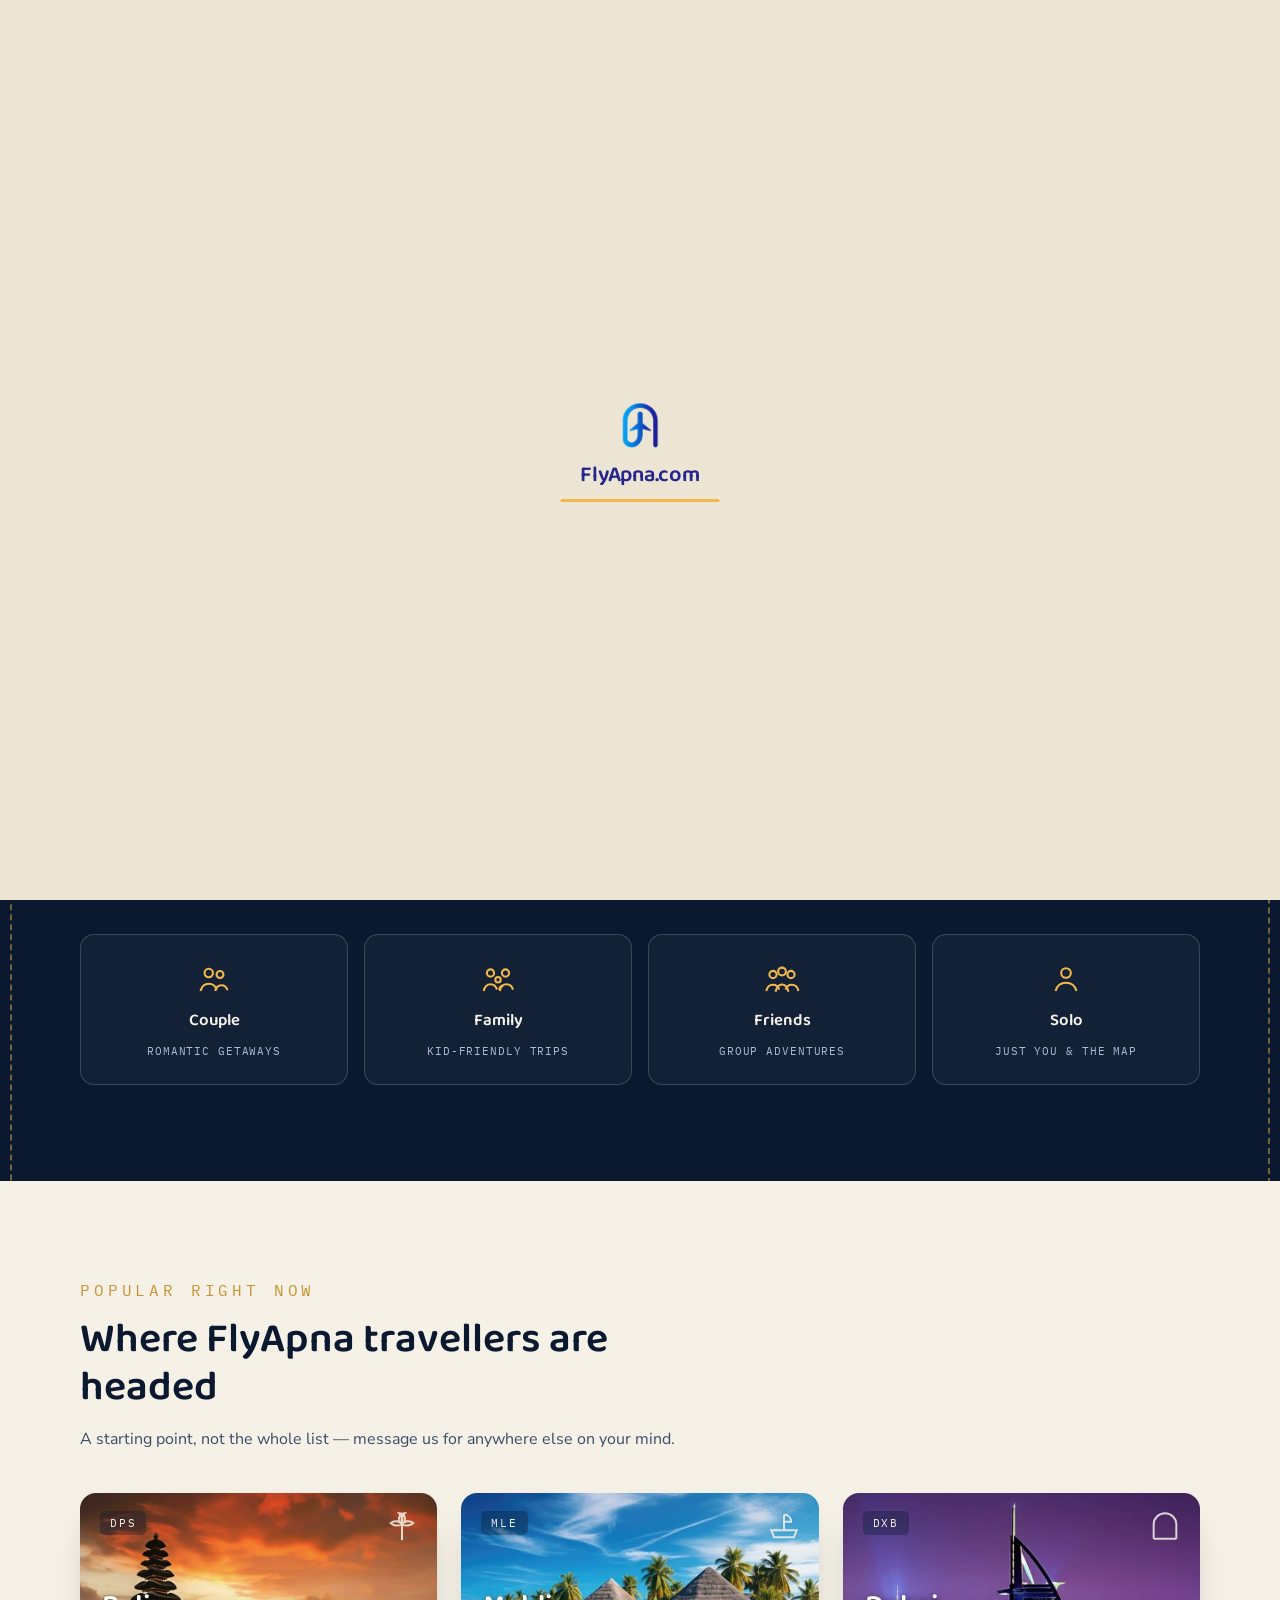
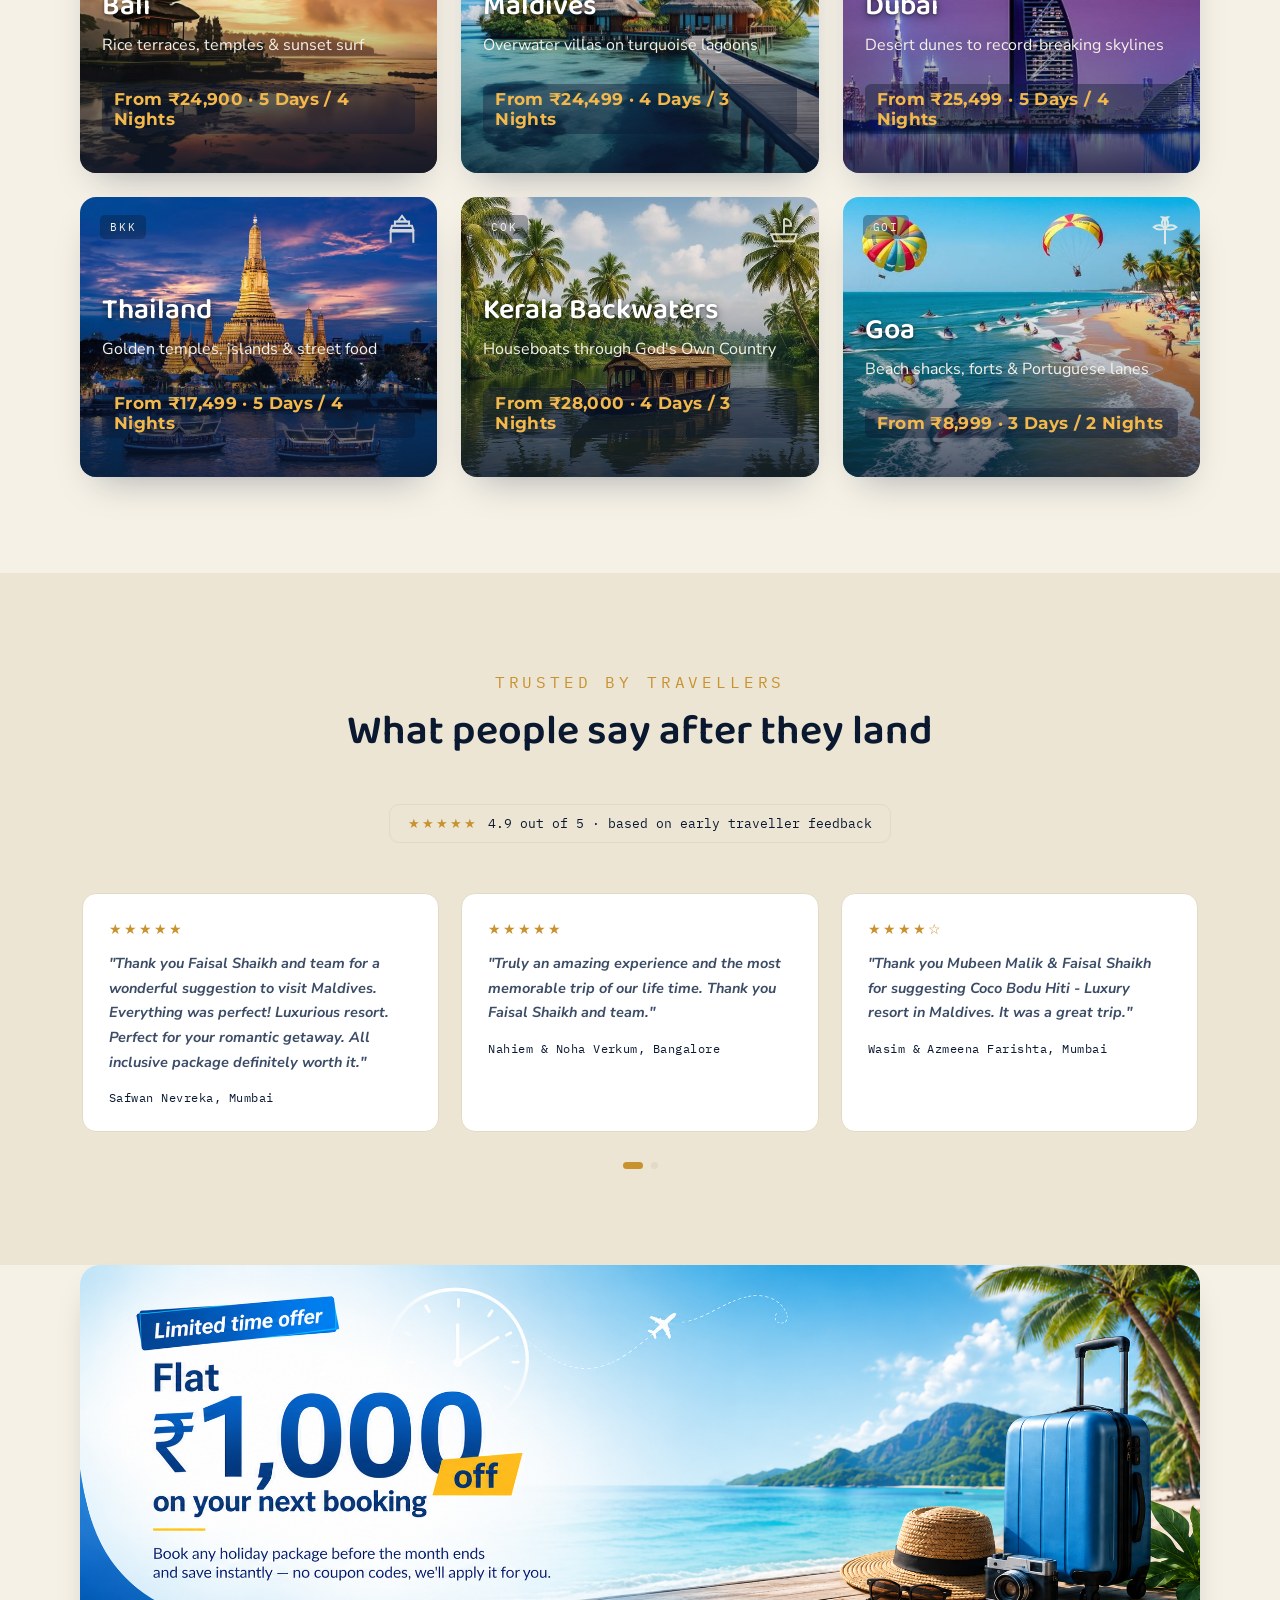
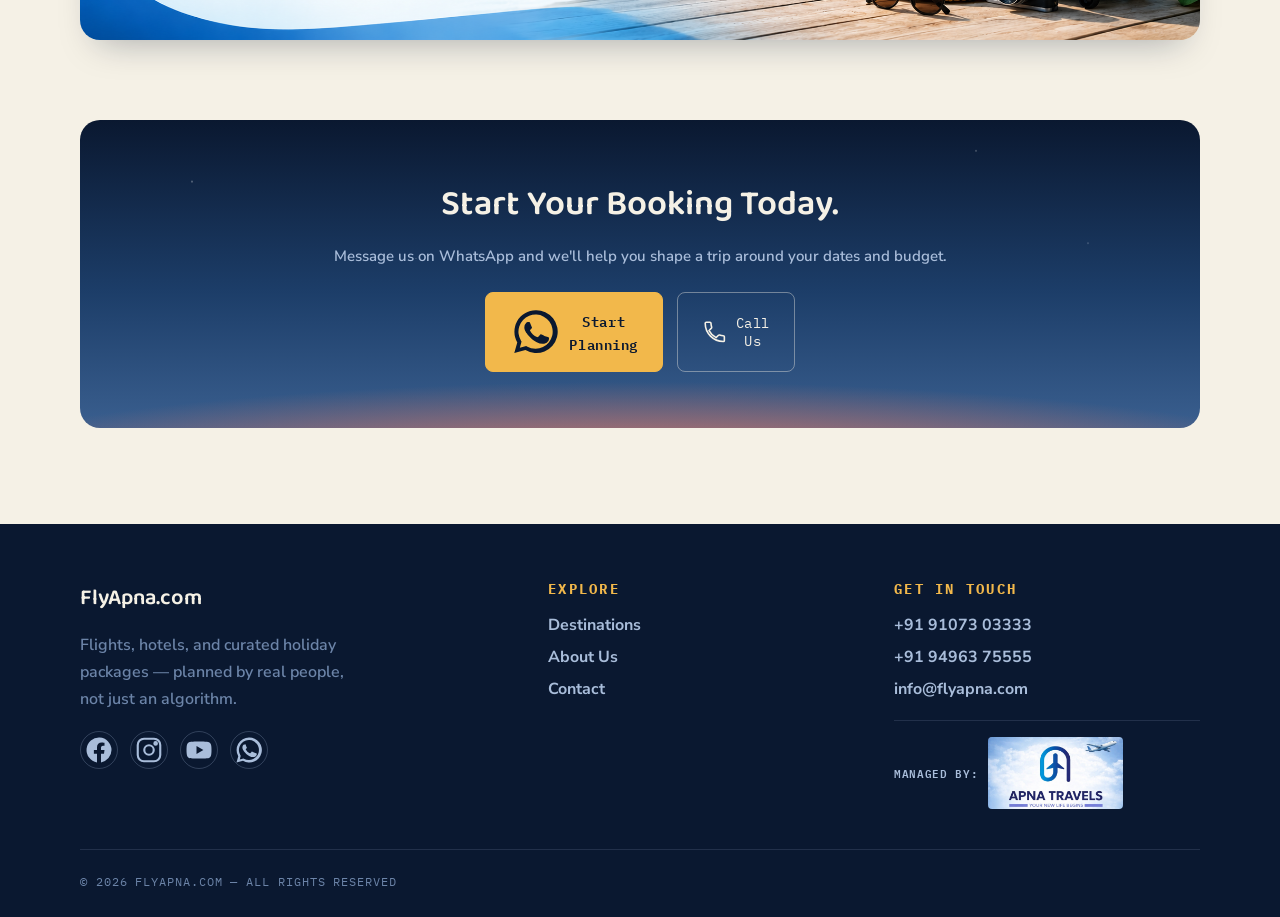
<file: index.html>
<!DOCTYPE html>
<html lang="en">
<head>
<meta charset="UTF-8">
<meta name="viewport" content="width=device-width, initial-scale=1.0">
<title>Home — FlyApna.com</title>
<meta name="description" content="FlyApna.com — curated flight, hotel and holiday packages across Asia and the Gulf.">
<link rel="preconnect" href="https://fonts.googleapis.com">
<link rel="preconnect" href="https://fonts.gstatic.com" crossorigin>
<link href="https://fonts.googleapis.com/css2?family=Baloo+2:wght@500;600;700;800&family=Nunito+Sans:wght@400;500;600;700&family=IBM+Plex+Mono:wght@400;500&family=Montserrat:wght@500;600&display=swap" rel="stylesheet">
<link rel="stylesheet" href="styles.css">
<!-- Google tag (gtag.js) -->
<script async src="https://www.googletagmanager.com/gtag/js?id=G-WCPJ1PGZ05"></script>
<script>
  window.dataLayer = window.dataLayer || [];
  function gtag(){dataLayer.push(arguments);}
  gtag('js', new Date());

  gtag('config', 'G-WCPJ1PGZ05');
</script>
</head>



<body>
<div id="pageLoader" class="page-loader">
  <div class="page-loader__sky">
    <div class="page-loader__cloud page-loader__cloud--1"></div>
    <div class="page-loader__cloud page-loader__cloud--2"></div>
    <div class="page-loader__cloud page-loader__cloud--3"></div>
   
  </div>
  <div class="page-loader__inner">
    <img src="logo.png" alt="FlyApna" class="page-loader__logo">
    <p class="page-loader__text">Fly<span class="accent">Apna</span>.com</p>
    <div class="page-loader__bar">
      <div class="page-loader__bar-fill"></div>
    </div>
  </div>
</div>

<nav class="navbar navbar-home-sticky">
   <a href="index.html" class="nav-brand">
    <img src="logo.png" alt="FlyApna logo" class="nav-logo-img">
    <span class="nav-logo">Fly<span class="accent">Apna</span>.com</span>
  </a>
  <ul class="nav-links">
    <li><a href="index.html" class="active">Home</a></li>
    <li><a href="destinations.html" class="">Destinations</a></li>
    <li><a href="about.html" class="">About</a></li>
    <li><a href="contact.html" class="">Contact</a></li>
  </ul>
  <a href="tel:+919107303333" class="nav-call" id="navCallBtn">
    <svg viewBox="0 0 24 24" fill="none" stroke="currentColor" stroke-width="1.8"><path d="M6.6 10.8a15 15 0 0 0 6.6 6.6l2.2-2.2a1 1 0 0 1 1-.2 11 11 0 0 0 3.5.6 1 1 0 0 1 1 1V20a1 1 0 0 1-1 1A17 17 0 0 1 3 4a1 1 0 0 1 1-1h3.4a1 1 0 0 1 1 1 11 11 0 0 0 .6 3.5 1 1 0 0 1-.2 1z"/></svg>
    <span>Call Us</span>
  </a>
  <button class="nav-toggle" aria-label="Toggle menu" aria-expanded="false">
    <svg viewBox="0 0 24 24" fill="none" stroke="currentColor" stroke-width="1.8"><path d="M4 7h16M4 12h16M4 17h16"/></svg>
  </button>
</nav>

<section class="sky-hero sky-hero--home" style="padding-top:88px;">
<video class="hero-video" id="heroVideo" autoplay muted loop playsinline>
    <source src="hero-video.mp4" type="video/mp4">
  </video>
  <button class="sound-toggle" id="soundToggle" aria-label="Toggle video sound">
    
    <svg class="icon-muted" viewBox="0 0 24 24" fill="none" stroke="currentColor" stroke-width="1.8"><path d="M11 5L6 9H2v6h4l5 4V5z"/><path d="M23 9l-6 6M17 9l6 6"/></svg>
    <svg class="icon-unmuted" viewBox="0 0 24 24" fill="none" stroke="currentColor" stroke-width="1.8" style="display:none;"><path d="M11 5L6 9H2v6h4l5 4V5z"/><path d="M15.5 8.5a5 5 0 0 1 0 7M19 5a10 10 0 0 1 0 14"/></svg>
  </button>
  <div class="stars" aria-hidden="true"></div>
  <div class="section reveal-3d" style="padding-top:clamp(72px,10vw,120px); padding-bottom:clamp(72px,10vw,120px); text-align:center;">
    <div class="section-inner" style="max-width:760px; margin-top: 40px; ">
      <p class="eyebrow" style="color:var(--mist); margin-bottom:24px;">✈ FlyApna.com · Departures Board</p>
      <h1 class="hero-heading" data-flap="Your next trip, planned by people who love travel."></h1>
     
    </div>
  </div>
</section>
<div class="hero-cta-wrap">
  <a href="destinations.html" class="hero-cta-pill">
    <span class="hero-cta-pill__text" id="ctaTypewriter"></span>
    <span class="hero-cta-pill__arrow">
      <svg viewBox="0 0 24 24" fill="none" stroke="currentColor" stroke-width="2.5" stroke-linecap="round" stroke-linejoin="round"><path d="M9 6l6 6-6 6"/></svg>
    </span>
  </a>
</div>



<section class="section curve-top" style="background:var(--sky-deep); padding-top: 58px">
  <svg class="curve-plane-path" viewBox="0 0 1200 120" preserveAspectRatio="none" aria-hidden="true">
    <path id="curveTrack" d="M 10 120 L 10 48 Q 10 10 48 10 L 1152 10 Q 1190 10 1190 48 L 1190 120" fill="none" stroke="none"></path>
    <image href="logo-plane.png" width="36" height="36" x="-18" y="-18">
      <animateMotion dur="10s" repeatCount="indefinite" rotate="auto">
        <mpath href="#curveTrack"></mpath>
      </animateMotion>
    </image>
  </svg>
  <div class="section-inner reveal-3d">
    <div class="section-head center">
      <p class="eyebrow" style="color:var(--gold);">Who's travelling?</p>
      <h2 style="color:var(--paper);">Tell us the trip, we'll shape the plan</h2>
      <p style="color:var(--mist);">Pick what fits — it just helps us send the right kind of ideas your way.</p>
    </div>
    <div class="persona-grid reveal-3d">
      <a class="persona-card" href="https://wa.me/919107303333?text=Hi!%20Planning%20a%20trip%20for%3A%20Couple.%20Can%20you%20help%20me%20plan%20it%3F">
        <span class="icon"><svg viewBox="0 0 24 24" fill="none" stroke="currentColor" stroke-width="1.4"><circle cx="8.5" cy="8" r="2.8"/><circle cx="16" cy="9" r="2.3"/><path d="M3 20c.8-3 3-4.8 5.5-4.8s4.5 1.6 5.3 4"/><path d="M12.8 20c.6-2.4 2.3-3.8 4.2-3.8s3.4 1.3 4 3.3"/></svg></span>
        <span class="label">Couple</span>
        <span class="sub">Romantic getaways</span>
      </a>
<a class="persona-card" href="https://wa.me/919107303333?text=Hi!%20Planning%20a%20trip%20for%3A%20Family.%20Can%20you%20help%20me%20plan%20it%3F">
        <span class="icon"><svg viewBox="0 0 24 24" fill="none" stroke="currentColor" stroke-width="1.4"><circle cx="7" cy="8" r="2.4"/><circle cx="17" cy="8" r="2.4"/><circle cx="12" cy="12.5" r="1.8"/><path d="M2.5 20c.6-2.8 2.3-4.5 4.5-4.5s3.7 1.5 4.3 3.6"/><path d="M12.7 19c.4-1.6 1.5-2.6 2.8-2.6"/><path d="M13.2 20c.6-2.8 2.3-4.5 4.5-4.5s3.7 1.5 4.3 3.6"/></svg></span>
        <span class="label">Family</span>
        <span class="sub">Kid-friendly trips</span>
      </a>
<a class="persona-card" href="https://wa.me/919107303333?text=Hi!%20Planning%20a%20trip%20for%3A%20Friends.%20Can%20you%20help%20me%20plan%20it%3F">
        <span class="icon"><svg viewBox="0 0 24 24" fill="none" stroke="currentColor" stroke-width="1.4"><circle cx="6" cy="9" r="2.4"/><circle cx="18" cy="9" r="2.4"/><circle cx="12" cy="7" r="2.6"/><path d="M1.5 20c.6-2.6 2.2-4.2 4.5-4.2s3.5 1.3 4.1 3.3"/><path d="M14.4 19.1c.6-2 2-3.3 4.1-3.3s3.9 1.6 4.5 4.2"/><path d="M7.7 20.5c.7-3 2.4-4.8 4.3-4.8s3.6 1.8 4.3 4.8"/></svg></span>
        <span class="label">Friends</span>
        <span class="sub">Group adventures</span>
      </a>
<a class="persona-card" href="https://wa.me/919107303333?text=Hi!%20Planning%20a%20trip%20for%3A%20Solo.%20Can%20you%20help%20me%20plan%20it%3F">
        <span class="icon"><svg viewBox="0 0 24 24" fill="none" stroke="currentColor" stroke-width="1.4"><circle cx="12" cy="8" r="3.2"/><path d="M5 20c1-3.5 3.8-5.5 7-5.5S18 16.5 19 20"/></svg></span>
        <span class="label">Solo</span>
        <span class="sub">Just you & the map</span>
      </a>
    </div>
  </div>
</section>

<section class="section reveal-3d" id="destinations">
  <div class="section-inner">
    <div class="section-head">
      <p class="eyebrow" style="color:var(--gold-deep);">Popular right now</p>
      <h2>Where FlyApna travellers are headed</h2>
      <p>A starting point, not the whole list — message us for anywhere else on your mind.</p>
    </div>

    <div class="dest-carousel-wrap reveal-3d">
      <div class="dest-carousel-track">

        <div class="dest-page">
          <a class="dest-card" href="bali.html" style="background: url('bali-card.jpg') center/cover no-repeat;">
            <span class="code">DPS</span>
            <span class="icon"><svg viewBox="0 0 24 24" fill="none" stroke="currentColor" stroke-width="1.4"><path d="M12 22V11"/><path d="M12 11c-2-3-6-3-8-1 2 2 5 2 8 1z"/><path d="M12 11c2-3 6-3 8-1-2 2-5 2-8 1z"/><path d="M12 11c-1-3 0-6 2-8-3 0-5 3-4 6"/><path d="M12 11c1-3 0-6-2-8 3 0 5 3 4 6"/></svg></span>
            <h3>Bali</h3>
            <p class="tagline">Rice terraces, temples & sunset surf</p>
            <p class="price">From ₹24,900 · 5 Days / 4 Nights</p>
          </a>
          <a class="dest-card grad-maldives" href="maldives.html" style="background: url('maldives-card.jpeg') center/cover no-repeat;">
            <span class="code">MLE</span>
            <span class="icon"><svg viewBox="0 0 24 24" fill="none" stroke="currentColor" stroke-width="1.4"><path d="M3 15h18l-2 5H5l-2-5z"/><path d="M12 15V4"/><path d="M12 4c3 0 5 2 5 5h-5"/></svg></span>
            <h3>Maldives</h3>
            <p class="tagline">Overwater villas on turquoise lagoons</p>
            <p class="price">From ₹24,499 · 4 Days / 3 Nights</p>
          </a>
          <a class="dest-card grad-dubai" href="dubai.html" style="background: url('dubai-card.jpg') center/cover no-repeat;">
            <span class="code">DXB</span>
            <span class="icon"><svg viewBox="0 0 24 24" fill="none" stroke="currentColor" stroke-width="1.4"><path d="M4 21V11a8 8 0 0 1 16 0v10"/><path d="M4 21h16"/></svg></span>
            <h3>Dubai</h3>
            <p class="tagline">Desert dunes to record-breaking skylines</p>
            <p class="price">From ₹25,499 · 5 Days / 4 Nights</p>
          </a>
        </div>

        <div class="dest-page">
          <a class="dest-card grad-thailand" href="thailand.html" style="background: url('thailand-card.jpeg') center/cover no-repeat;">
            <span class="code">BKK</span>
            <span class="icon"><svg viewBox="0 0 24 24" fill="none" stroke="currentColor" stroke-width="1.4"><path d="M12 2l3 4H9l3-4z"/><path d="M7 6h10v3H7z"/><path d="M5 9h14l1 3H4l1-3z"/><path d="M4 21V13h16v8"/></svg></span>
            <h3>Thailand</h3>
            <p class="tagline">Golden temples, islands & street food</p>
            <p class="price">From ₹17,499 · 5 Days / 4 Nights</p>
          </a>
          <a class="dest-card grad-kerala" href="kerala-backwaters.html" style="background: url('kerala-card.jpeg') center/cover no-repeat;">
            <span class="code">COK</span>
            <span class="icon"><svg viewBox="0 0 24 24" fill="none" stroke="currentColor" stroke-width="1.4"><path d="M3 15h18l-2 5H5l-2-5z"/><path d="M12 15V4"/><path d="M12 4c3 0 5 2 5 5h-5"/></svg></span>
            <h3>Kerala Backwaters</h3>
            <p class="tagline">Houseboats through God's Own Country</p>
            <p class="price">From ₹28,000 · 4 Days / 3 Nights</p>
          </a>
          <a class="dest-card grad-goa" href="goa.html" style="background: url('goa-card.jpeg') center/cover no-repeat;">
            <span class="code">GOI</span>
            <span class="icon"><svg viewBox="0 0 24 24" fill="none" stroke="currentColor" stroke-width="1.4"><path d="M12 22V11"/><path d="M12 11c-2-3-6-3-8-1 2 2 5 2 8 1z"/><path d="M12 11c2-3 6-3 8-1-2 2-5 2-8 1z"/><path d="M12 11c-1-3 0-6 2-8-3 0-5 3-4 6"/><path d="M12 11c1-3 0-6-2-8 3 0 5 3 4 6"/></svg></span>
            <h3>Goa</h3>
            <p class="tagline">Beach shacks, forts & Portuguese lanes</p>
            <p class="price">From ₹8,999 · 3 Days / 2 Nights</p>
          </a>
        </div>

      </div>
      <div class="dest-dots"></div>
    </div>

  </div>
</section>
<section class="section reveal-3d" style="background:var(--paper-dim);">
  <div class="section-inner">
    <div class="section-head center">
      <p class="eyebrow" style="color:var(--gold-deep);">Trusted by travellers</p>
      <h2>What people say after they land</h2>
    </div>
    <div class="trust-badge" style="display:flex; margin-left:auto; margin-right:auto; width:fit-content;">
      <span class="stars">★★★★★</span> 4.9 out of 5 · based on early traveller feedback
    </div>

    <div class="testimonial-carousel-wrap">
      <div class="testimonial-carousel-track">

        <div class="testimonial-page">
          <div class="testimonial-grid">
            <div class="testimonial">
              <div class="stars">★★★★★</div>
              <p>"Thank you Faisal Shaikh and team for a wonderful suggestion to visit Maldives. Everything was perfect! Luxurious resort. Perfect for your romantic getaway. All inclusive package definitely worth it."</p>
              <div class="who">Safwan Nevreka, Mumbai</div>
            </div>
            <div class="testimonial">
              <div class="stars">★★★★★</div>
              <p>"Truly an amazing experience and the most memorable trip of our life time. Thank you Faisal Shaikh and team."</p>
              <div class="who">Nahiem & Noha Verkum, Bangalore</div>
            </div>
            <div class="testimonial">
              <div class="stars">★★★★☆</div>
              <p>"Thank you Mubeen Malik & Faisal Shaikh for suggesting Coco Bodu Hiti - Luxury resort in Maldives. It was a great trip."</p>
              <div class="who">Wasim & Azmeena Farishta, Mumbai</div>
            </div>
          </div>
        </div>

        <div class="testimonial-page">
          <div class="testimonial-grid">
            <div class="testimonial">
              <div class="stars">★★★★★</div>
              <p>"A memorable 3-day customized Tirupati trip with Apna Travels, Mumbai. Faisal planned everything flawlessly. Talakona Waterfall was the highlight. Smooth, stress-free, and unforgettable!"</p>
              <div class="who">Sameer Sadik Kureshi, Aurangabad</div>
            </div>
            <div class="testimonial">
              <div class="stars">★★★★★</div>
              <p>"My wife and I had our honeymoon at Fihalhohi Island Resort, Maldives, in July 2023. Faisal Shaikh’s recommendation was perfect. A breathtaking, romantic getaway with seamless service!"</p>
              <div class="who">Saif Shaikh, Mumbai</div>
            </div>
            <div class="testimonial">
              <div class="stars">★★★★★</div>
              <p>"Mahabaleshwar was a dream getaway! Faisal Shaikh at Apna Travels planned our honeymoon perfectly, from the resort and food to sightseeing. Every detail was seamless and memorable!"</p>
              <div class="who">Fahad Shaikh, Mumbai</div>
            </div>
          </div>
        </div>

      </div>
      <div class="testimonial-dots"></div>
    </div>

  </div>
</section>

<section class="section reveal-3d" style="padding-top:0; padding-bottom:80px;">
  <div class="section-inner">
    <a href="https://wa.me/919107303333?text=Hi!%20I'd%20like%20to%20know%20more%20about%20your%20current%20offers." class="promo-banner" aria-label="Message us on WhatsApp about current offers">
      <img src="promo-banner-bg.png" alt="Flat ₹5,000 off your next booking" class="promo-banner__img">
    </a>
  </div>
</section>

<section class="section" style="padding-top:0;">
  <div class="section-inner">
    <div class="cta-band sky-hero">
      <div class="stars" aria-hidden="true"></div>
      <div style="position:relative;">
        <h2>Start Your Booking Today.</h2>
        <p>Message us on WhatsApp and we'll help you shape a trip around your dates and budget.</p>
        <div class="cta-actions">
          <a href="https://wa.me/919107303333?text=Hi!%20I'd%20like%20to%20plan%20a%20trip%20with%20FlyApna." class="btn btn-gold"><svg viewBox="0 0 24 24" fill="currentColor"><path d="M12 2a10 10 0 0 0-8.6 15L2 22l5.2-1.4A10 10 0 1 0 12 2zm0 18a8 8 0 0 1-4.1-1.1l-.3-.2-3 .8.8-2.9-.2-.3A8 8 0 1 1 12 20zm4.4-5.9c-.2-.1-1.4-.7-1.7-.8s-.4-.1-.6.1-.7.8-.9 1-.3.2-.6.1a6.5 6.5 0 0 1-1.9-1.2 7.2 7.2 0 0 1-1.3-1.7c-.1-.2 0-.4.1-.5l.4-.4.3-.4a.5.5 0 0 0 0-.5c-.1-.1-.6-1.4-.8-1.9s-.4-.4-.6-.4h-.5a1 1 0 0 0-.7.3 3 3 0 0 0-.9 2.2c0 1.3 1 2.6 1.1 2.7s2 3 4.7 4.2a5.7 5.7 0 0 0 3.5.7 3 3 0 0 0 2-1.4 2.4 2.4 0 0 0 .2-1.4c-.1-.1-.3-.2-.5-.3z"/></svg> Start Planning</a>
          <a href="tel:+919107303333" class="btn btn-outline"><svg viewBox="0 0 24 24" fill="none" stroke="currentColor" stroke-width="1.5"><path d="M6.6 10.8a15 15 0 0 0 6.6 6.6l2.2-2.2a1 1 0 0 1 1-.2 11 11 0 0 0 3.5.6 1 1 0 0 1 1 1V20a1 1 0 0 1-1 1A17 17 0 0 1 3 4a1 1 0 0 1 1-1h3.4a1 1 0 0 1 1 1 11 11 0 0 0 .6 3.5 1 1 0 0 1-.2 1z"/></svg> Call Us</a>
        </div>
      </div>
    </div>
  </div>
</section>
<footer class="site-footer">
  <div class="footer-grid">
    <div>
      <p class="footer-brand">FlyApna.com</p>
      <p class="footer-tagline">Flights, hotels, and curated holiday packages — planned by real people, not just an algorithm.</p>
      <div class="footer-social">
        <a href="https://www.facebook.com/profile.php?id=61591713606710" target="_blank" rel="noopener" aria-label="Facebook">
          <svg viewBox="0 0 24 24" fill="currentColor"><path d="M22 12a10 10 0 1 0-11.6 9.9v-7H7.9V12h2.5V9.8c0-2.5 1.5-3.9 3.8-3.9 1.1 0 2.2.2 2.2.2v2.4h-1.2c-1.2 0-1.6.8-1.6 1.6V12h2.8l-.4 2.9h-2.4v7A10 10 0 0 0 22 12z"/></svg>
        </a>
        <a href="https://instagram.com/flyapna" target="_blank" rel="noopener" aria-label="Instagram">
          <svg viewBox="0 0 24 24" fill="none" stroke="currentColor" stroke-width="1.7"><rect x="3" y="3" width="18" height="18" rx="5"/><circle cx="12" cy="12" r="3.8"/><circle cx="17.3" cy="6.7" r="1"/></svg>
        </a>
        <a href="https://youtube.com/@flyapna" target="_blank" rel="noopener" aria-label="YouTube">
          <svg viewBox="0 0 24 24" fill="currentColor"><path d="M22 12c0-2.5-.2-4-.6-4.9-.3-.6-.8-1.1-1.4-1.4C18.9 5.2 12 5.2 12 5.2s-6.9 0-8 .5c-.6.3-1.1.8-1.4 1.4C2.2 8 2 9.5 2 12s.2 4 .6 4.9c.3.6.8 1.1 1.4 1.4 1.1.5 8 .5 8 .5s6.9 0 8-.5c.6-.3 1.1-.8 1.4-1.4.4-.9.6-2.4.6-4.9zM10 15.2V8.8l5.5 3.2-5.5 3.2z"/></svg>
        </a>
        <a href="https://wa.me/919107303333?text=Hi!%20I'd%20like%20to%20know%20more%20about%20FlyApna%20holiday%20packages." target="_blank" rel="noopener" aria-label="WhatsApp">
          <svg viewBox="0 0 24 24" fill="currentColor"><path d="M12 2a10 10 0 0 0-8.6 15L2 22l5.2-1.4A10 10 0 1 0 12 2zm0 18a8 8 0 0 1-4.1-1.1l-.3-.2-3 .8.8-2.9-.2-.3A8 8 0 1 1 12 20zm4.4-5.9c-.2-.1-1.4-.7-1.7-.8s-.4-.1-.6.1-.7.8-.9 1-.3.2-.6.1a6.5 6.5 0 0 1-1.9-1.2 7.2 7.2 0 0 1-1.3-1.7c-.1-.2 0-.4.1-.5l.4-.4.3-.4a.5.5 0 0 0 0-.5c-.1-.1-.6-1.4-.8-1.9s-.4-.4-.6-.4h-.5a1 1 0 0 0-.7.3 3 3 0 0 0-.9 2.2c0 1.3 1 2.6 1.1 2.7s2 3 4.7 4.2a5.7 5.7 0 0 0 3.5.7 3 3 0 0 0 2-1.4 2.4 2.4 0 0 0 .2-1.4c-.1-.1-.3-.2-.5-.3z"/></svg>
        </a>
      </div>
    </div>
    <div class="footer-col">
      <h4>Explore</h4>
      <ul>
        <li><a href="destinations.html">Destinations</a></li>
        <li><a href="about.html">About Us</a></li>
        <li><a href="contact.html">Contact</a></li>
      </ul>
    </div>
    <div class="footer-col">
      <h4>Get in touch</h4>
      <ul>
<li><a href="tel:+919107303333">+91 91073 03333</a></li>
<li><a href="https://wa.me/919496375555?text=Hi!%20I'd%20like%20to%20know%20more%20about%20FlyApna%20holiday%20packages." class="no-wa-rewrite">+91 94963 75555</a></li>
        <li><a href="mailto:info@flyapna.com">info@flyapna.com</a></li>
      </ul>
      <div class="footer-managed">
        <span>Managed By:</span>
        <a href="https://apnatravels.org" target="_blank" rel="noopener">
          <img src="apnatravels-logo.jpeg" alt="Apna Travels">
        </a>
      </div>
    </div>
  </div>

  <div class="footer-bottom">© 2026 FlyApna.com — All rights reserved</div>
</footer>
<script src="main.js"></script>
</body>
</html>
</file>
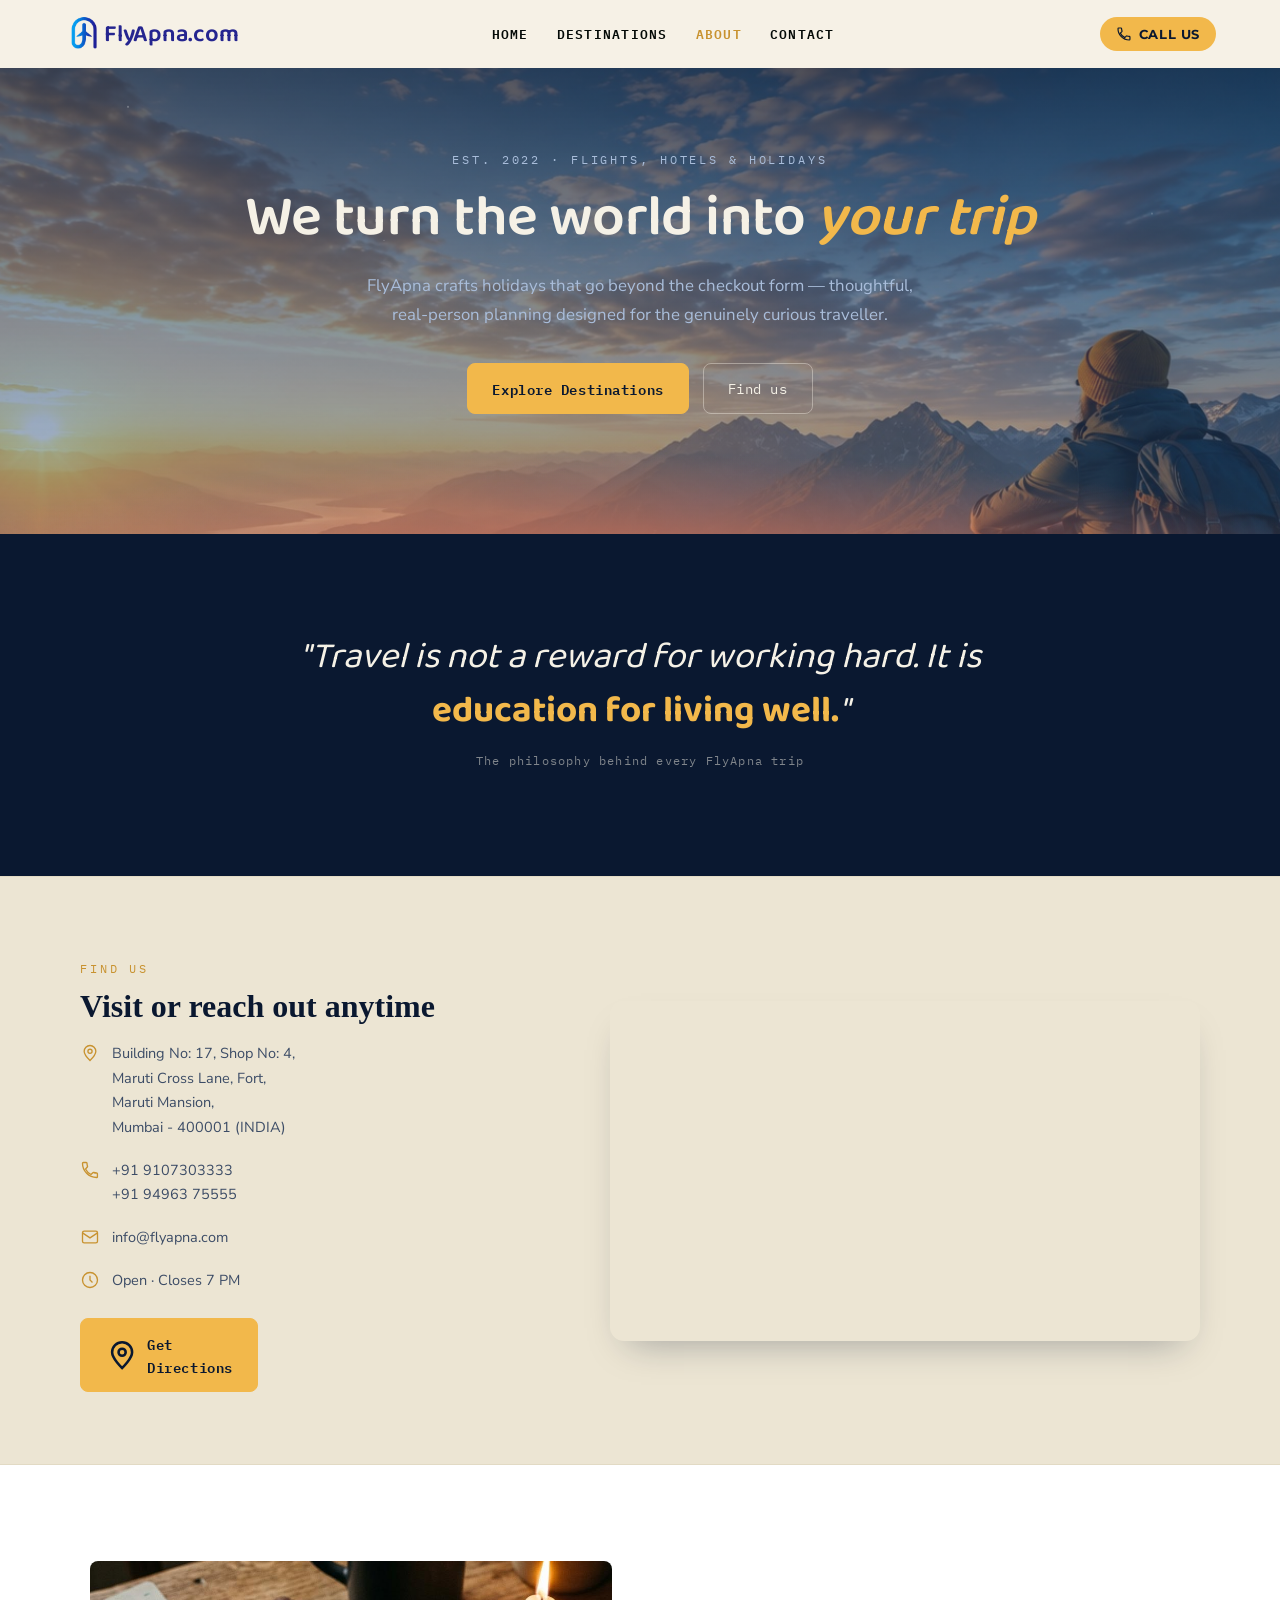
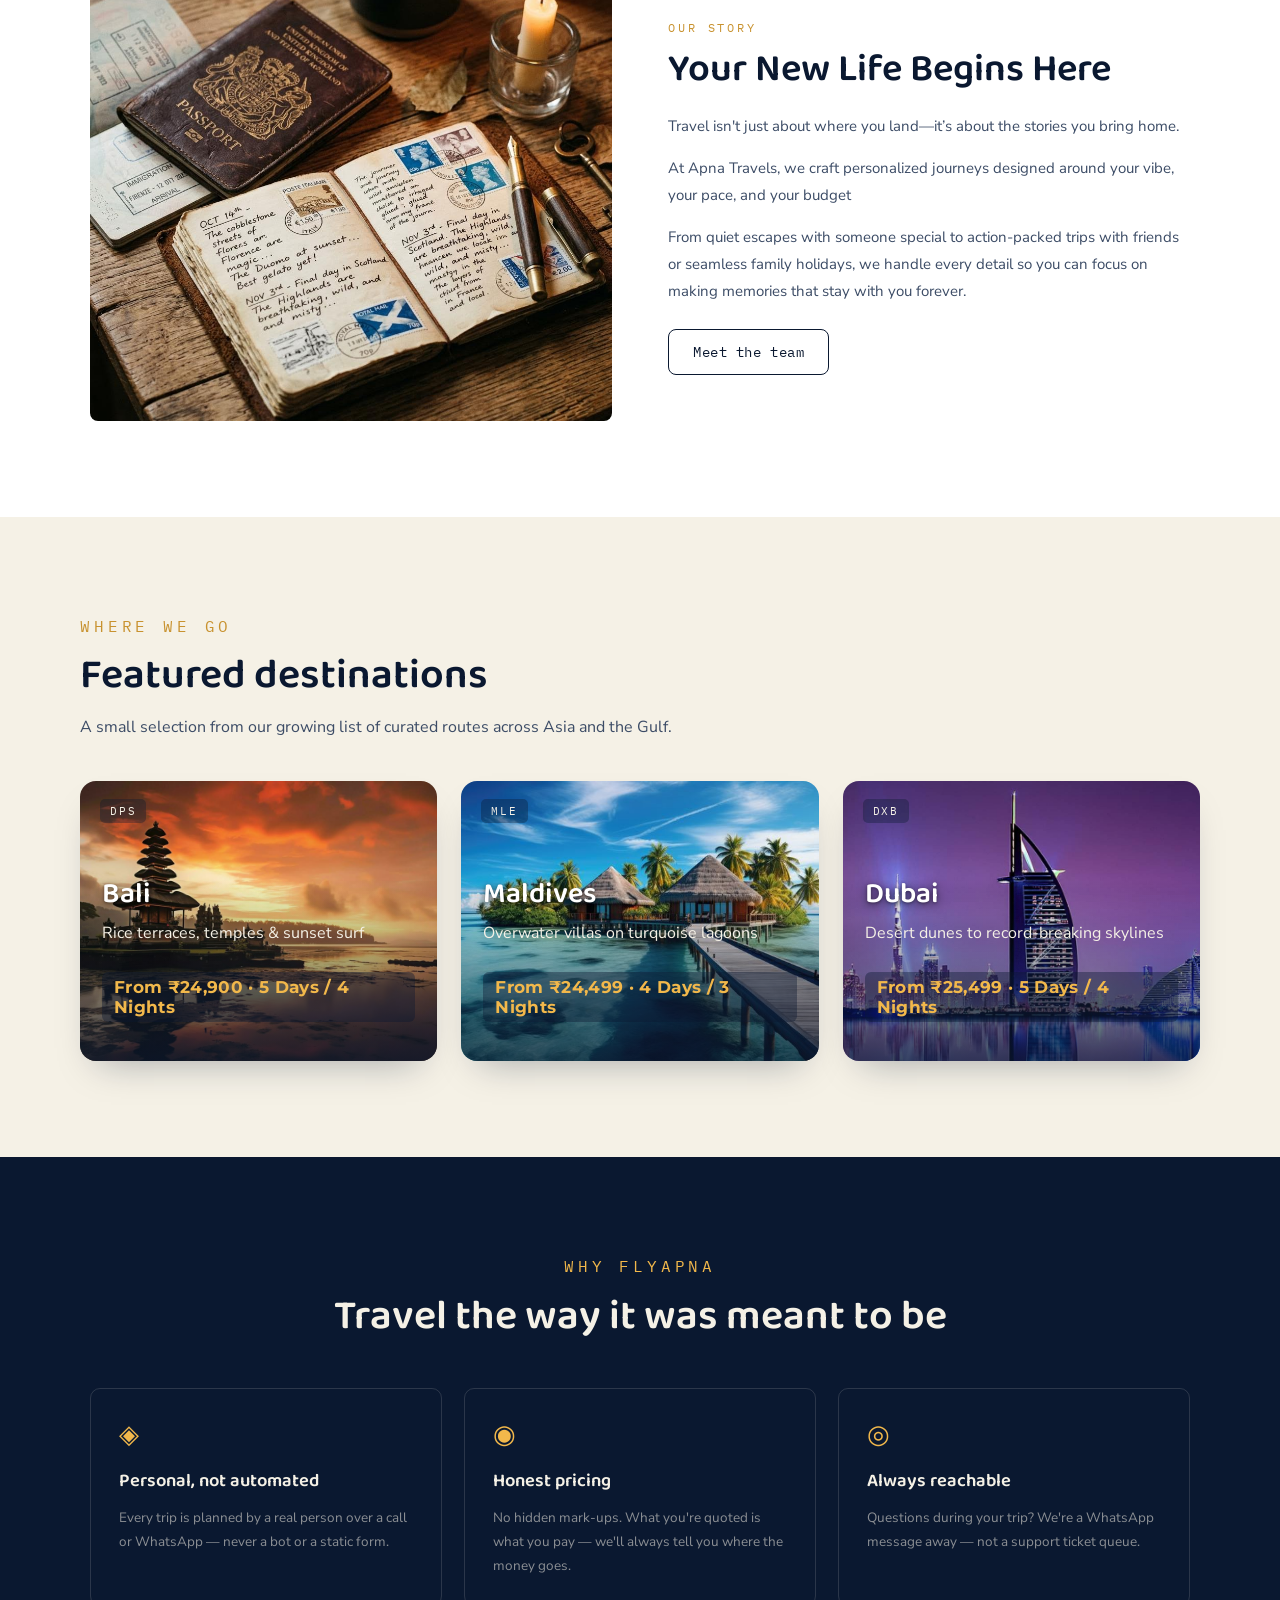
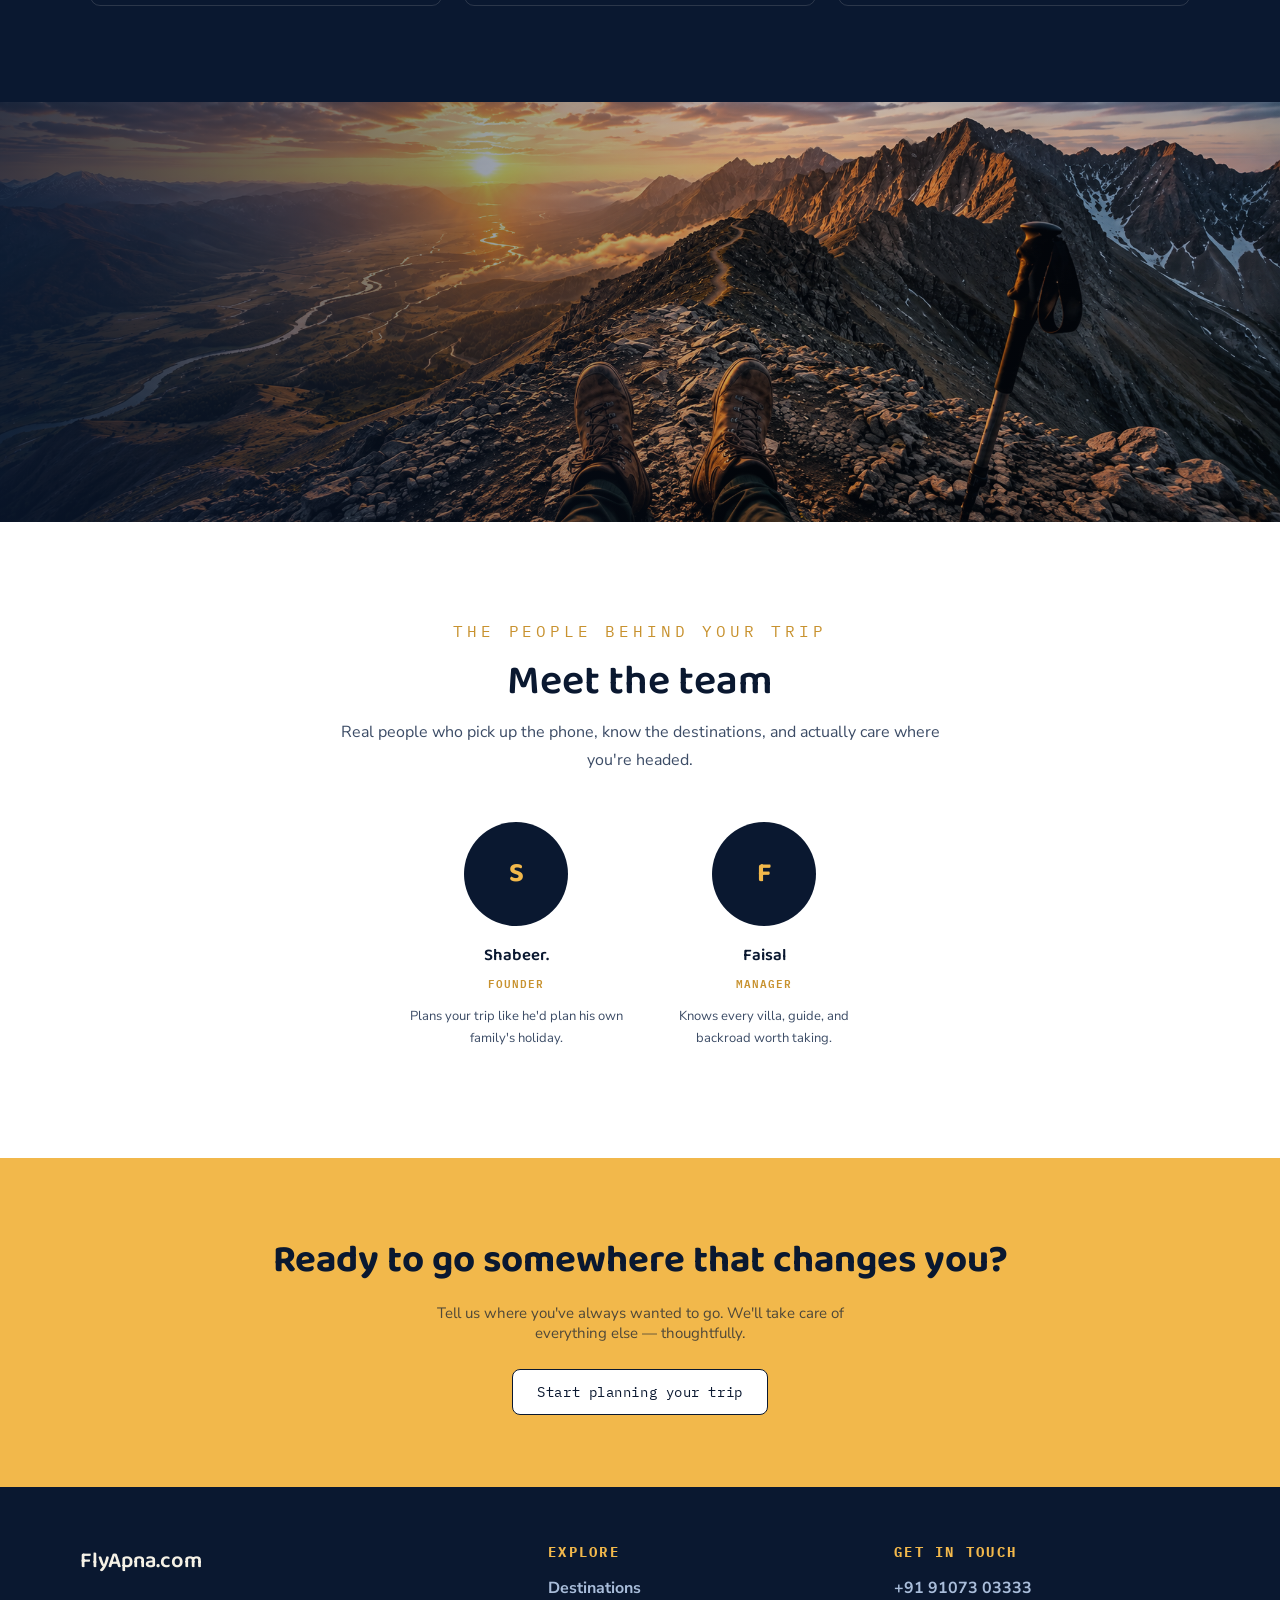
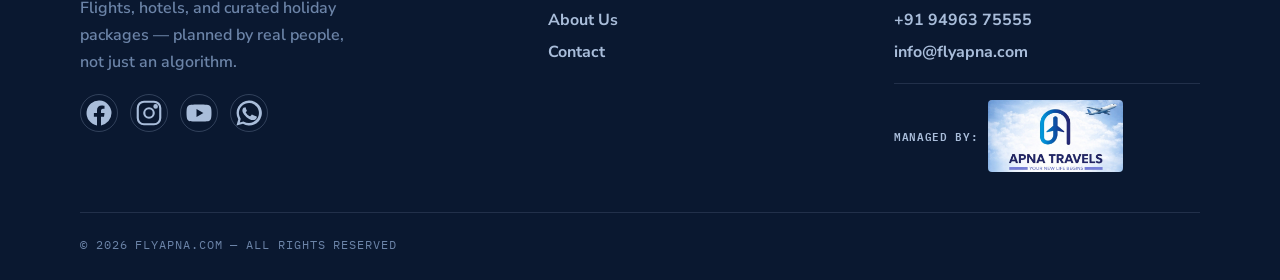
<file: about.html>
<!DOCTYPE html>
<html lang="en">
<head>
<meta charset="UTF-8">
<meta name="viewport" content="width=device-width, initial-scale=1.0">
<title>About — FlyApna.com</title>
<link rel="preconnect" href="https://fonts.googleapis.com">
<link rel="preconnect" href="https://fonts.gstatic.com" crossorigin>
<link href="https://fonts.googleapis.com/css2?family=Baloo+2:wght@500;600;700;800&family=Nunito+Sans:wght@400;500;600;700&family=IBM+Plex+Mono:wght@400;500&family=Montserrat:wght@500;600&display=swap" rel="stylesheet">


<link rel="stylesheet" href="styles.css">
<!-- Google tag (gtag.js) -->
<script async src="https://www.googletagmanager.com/gtag/js?id=G-WCPJ1PGZ05"></script>
<script>
  window.dataLayer = window.dataLayer || [];
  function gtag(){dataLayer.push(arguments);}
  gtag('js', new Date());

  gtag('config', 'G-WCPJ1PGZ05');
</script>
</head>
<body>

<nav class="navbar" style="position:fixed; background:rgb(246 241 230);">
   <a href="index.html" class="nav-brand">
    <img src="logo.png" alt="FlyApna logo" class="nav-logo-img">
    <span class="nav-logo">Fly<span class="accent">Apna</span>.com</span>
  </a>
  <ul class="nav-links">
    <li><a href="index.html">Home</a></li>
    <li><a href="destinations.html">Destinations</a></li>
    <li><a href="about.html" class="active">About</a></li>
    <li><a href="contact.html">Contact</a></li>
  </ul>
  <a href="tel:+919107303333" class="nav-call" id="navCallBtn">
    <svg viewBox="0 0 24 24" fill="none" stroke="currentColor" stroke-width="1.8"><path d="M6.6 10.8a15 15 0 0 0 6.6 6.6l2.2-2.2a1 1 0 0 1 1-.2 11 11 0 0 0 3.5.6 1 1 0 0 1 1 1V20a1 1 0 0 1-1 1A17 17 0 0 1 3 4a1 1 0 0 1 1-1h3.4a1 1 0 0 1 1 1 11 11 0 0 0 .6 3.5 1 1 0 0 1-.2 1z"/></svg>
    <span>Call Us</span>
  </a>
  <button class="nav-toggle" aria-label="Toggle menu" aria-expanded="false">
    <svg viewBox="0 0 24 24" fill="none" stroke="currentColor" stroke-width="1.8"><path d="M4 7h16M4 12h16M4 17h16"/></svg>
  </button>
</nav>

<!-- HERO -->
<section class="sky-hero sky-hero--parallax">
  <div class="stars" aria-hidden="true"></div>
  <div class="section" style="padding-top:clamp(96px,14vw,140px); padding-bottom:clamp(72px,10vw,120px); text-align:center;">
    <div class="section-inner" style="max-width:800px;">
      <p class="eyebrow" style="color:var(--mist); margin-bottom:20px;">Est. 2022 · Flights, Hotels & Holidays</p>
      <h1 class="hero-heading">We turn the world into <em style="font-style:italic; color:var(--gold);">your trip</em></h1>
      <p style="font-size:1.05rem; line-height:1.7; color:var(--mist); max-width:560px; margin:0 auto 34px;">FlyApna crafts holidays that go beyond the checkout form — thoughtful, real-person planning designed for the genuinely curious traveller.</p>
      <div class="cta-actions">
        <a href="destinations.html" class="btn btn-gold">Explore Destinations</a>
        <a href="#find-us" class="btn btn-outline">Find us</a>
      </div>
    </div>
  </div>
</section>

<!-- INTRO QUOTE -->
<section class="intro-quote">
  <div class="intro-quote__inner">
    <p class="intro-quote__text">"Travel is not a reward for working hard. It is <strong>education for living well.</strong>"</p>
    <p class="intro-quote__caption">The philosophy behind every FlyApna trip</p>
  </div>
</section>

<!-- Map & Location -->
<section class="location-strip" id="find-us">
  <div class="location-strip__inner">
    <div class="location-strip__details">
      <p class="eyebrow" style="color:var(--gold-deep); margin-bottom:12px;">Find us</p>
      <h3>Visit or reach out anytime</h3>

      <div class="location-strip__row">
        <svg viewBox="0 0 24 24" fill="none" stroke="currentColor" stroke-width="1.6"><path d="M12 21s-7-6.5-7-11a7 7 0 0 1 14 0c0 4.5-7 11-7 11z"/><circle cx="12" cy="10" r="2.5"/></svg>
        <p>Building No: 17, Shop No: 4,<br>Maruti Cross Lane, Fort,<br>Maruti Mansion,<br>Mumbai - 400001 (INDIA)</p>
      </div>

      <div class="location-strip__row">
        <svg viewBox="0 0 24 24" fill="none" stroke="currentColor" stroke-width="1.6"><path d="M6.6 10.8a15 15 0 0 0 6.6 6.6l2.2-2.2a1 1 0 0 1 1-.2 11 11 0 0 0 3.5.6 1 1 0 0 1 1 1V20a1 1 0 0 1-1 1A17 17 0 0 1 3 4a1 1 0 0 1 1-1h3.4a1 1 0 0 1 1 1 11 11 0 0 0 .6 3.5 1 1 0 0 1-.2 1z"/></svg>
        <p><a href="tel:+919107303333">+91 9107303333</a><br><a href="tel:+919496375555">+91 94963 75555</a></p>
        
      </div>

      <div class="location-strip__row">
        <svg viewBox="0 0 24 24" fill="none" stroke="currentColor" stroke-width="1.6"><rect x="3" y="5" width="18" height="14" rx="2"/><path d="m3 7 9 6 9-6"/></svg>
        <p><a href="mailto:info@flyapna.com">info@flyapna.com</a></p>
      </div>

      <div class="location-strip__row">
        <svg viewBox="0 0 24 24" fill="none" stroke="currentColor" stroke-width="1.6"><circle cx="12" cy="12" r="9"/><path d="M12 7v5l3 3"/></svg>
        <p>Open · Closes 7 PM</p>
      </div>

     <a href="https://www.google.com/maps/dir/?api=1&destination=APNA+TRAVELS+Apna+Holidays,+Shop+no+4,+JB+House,+Maruti+Cross+Ln,+Fort,+Mumbai" target="_blank" rel="noopener" class="btn btn-gold" style="margin-top:8px;">
  <svg viewBox="0 0 24 24" fill="none" stroke="currentColor" stroke-width="1.8"><path d="M12 21s-7-6.5-7-11a7 7 0 0 1 14 0c0 4.5-7 11-7 11z"/><circle cx="12" cy="10" r="2.5"/></svg>
  Get Directions
</a>
    </div>

    <div class="location-strip__map">
      <iframe
  src="https://www.google.com/maps?q=APNA+TRAVELS+Apna+Holidays,+Shop+no+4,+JB+House,+Maruti+Cross+Ln,+Fort,+Mumbai&z=18&output=embed"
  allowfullscreen=""
  loading="lazy"
  referrerpolicy="no-referrer-when-downgrade">
</iframe>
    </div>
  </div>
</section>

    

<!-- OUR STORY -->
<section class="story-split" id="story">
  <div class="story-split__inner">
    <div class="story-split__img-wrap">
      <img src="about-story.jpg" alt="FlyApna's story" class="story-split__img">
      <div class="story-split__img-accent"></div>
    </div>
    <div>
      <p class="eyebrow" style="color:var(--gold-deep);">Our Story</p>
      <h2 class="story-split__title">Your New Life Begins Here
</h2>
      <p class="story-split__body">Travel isn't just about where you land—it’s about the stories you bring home.</p>
      <p class="story-split__body">At Apna Travels, we craft personalized journeys designed around your vibe, your pace, and your budget</p>
      <p class="story-split__body">From quiet escapes with someone special to action-packed trips with friends or seamless family holidays, we handle every detail so you can focus on making memories that stay with you forever.
</p>
      <div style="margin-top:24px;">
        <a href="contact.html" class="btn btn-outline-dark">Meet the team</a>
      </div>
    </div>
  </div>
</section>

<!-- FEATURED DESTINATIONS (reuses your existing dest-card styles) -->
<section class="section" style="background:var(--paper);">
  <div class="section-inner">
    <div class="section-head">
      <p class="eyebrow" style="color:var(--gold-deep);">Where We Go</p>
      <h2>Featured destinations</h2>
      <p>A small selection from our growing list of curated routes across Asia and the Gulf.</p>
    </div>
    <div class="dest-grid">
      <a class="dest-card" href="bali.html" style="background:url('bali-card.jpg') center/cover no-repeat;">
        <span class="code">DPS</span>
        <h3>Bali</h3>
        <p class="tagline">Rice terraces, temples & sunset surf</p>
        <p class="price">From ₹24,900 · 5 Days / 4 Nights</p>
      </a>
      <a class="dest-card grad-maldives" href="maldives.html" style="background:url('maldives-card.jpeg') center/cover no-repeat;">
        <span class="code">MLE</span>
        <h3>Maldives</h3>
        <p class="tagline">Overwater villas on turquoise lagoons</p>
        <p class="price">From ₹24,499 · 4 Days / 3 Nights</p>
      </a>
      <a class="dest-card grad-dubai" href="dubai.html" style="background:url('dubai-card.jpg') center/cover no-repeat;">
        <span class="code">DXB</span>
        <h3>Dubai</h3>
        <p class="tagline">Desert dunes to record-breaking skylines</p>
        <p class="price">From ₹25,499 · 5 Days / 4 Nights</p>
      </a>
    </div>
  </div>
</section>

<!-- VALUES -->
<section class="values-band">
  <div class="values-band__inner">
    <div class="section-head center">
      <p class="eyebrow" style="color:var(--gold);">Why FlyApna</p>
      <h2 style="color:var(--paper);">Travel the way it was meant to be</h2>
    </div>
    <div class="value-grid">
      <div class="value-card2">
        <div class="value-card2__icon">◈</div>
        <h3 class="value-card2__title">Personal, not automated</h3>
        <p class="value-card2__text">Every trip is planned by a real person over a call or WhatsApp — never a bot or a static form.</p>
      </div>
      <div class="value-card2">
        <div class="value-card2__icon">◉</div>
        <h3 class="value-card2__title">Honest pricing</h3>
        <p class="value-card2__text">No hidden mark-ups. What you're quoted is what you pay — we'll always tell you where the money goes.</p>
      </div>
      <div class="value-card2">
        <div class="value-card2__icon">◎</div>
        <h3 class="value-card2__title">Always reachable</h3>
        <p class="value-card2__text">Questions during your trip? We're a WhatsApp message away — not a support ticket queue.</p>
      </div>
    </div>
  </div>
</section>

<!-- IMAGE BAND WITH QUOTE -->
<div class="image-band">
  <img src="about-band.png" alt="Travellers on a scenic trail" class="image-band__img">
  <div class="image-band__overlay">
    <div class="image-band__text">
      <p class="image-band__quote">"The best itineraries are the ones you never had to plan yourself."</p>
      <p class="image-band__attr">— FlyApna Team</p>
    </div>
  </div>
</div>

<!-- TEAM -->
<section class="team-section">
  <div class="section-head center">
    <p class="eyebrow" style="color:var(--gold-deep);">The People Behind Your Trip</p>
    <h2>Meet the team</h2>
    <p>Real people who pick up the phone, know the destinations, and actually care where you're headed.</p>
  </div>
  <div class="team-grid">
    <div>
      <div class="team-card2__initial">S</div>
      <h3 class="team-card2__name">Shabeer.</h3>
      <p class="team-card2__role">Founder</p>
      <p class="team-card2__bio">Plans your trip like he'd plan his own family's holiday.</p>
    </div>
    <div>
      <div class="team-card2__initial">F</div>
      <h3 class="team-card2__name">Faisal</h3>
      <p class="team-card2__role">Manager</p>
      <p class="team-card2__bio">Knows every villa, guide, and backroad worth taking.</p>
    </div>
  </div>
</section>

<!-- CTA -->
<section class="cta-gold">
  <h2 class="cta-gold__title">Ready to go somewhere that changes you?</h2>
  <p class="cta-gold__sub">Tell us where you've always wanted to go. We'll take care of everything else — thoughtfully.</p>
  <a href="https://wa.me/919107303333?text=Hi!%20I'd%20like%20to%20plan%20a%20trip%20with%20FlyApna." class="btn btn-outline-dark" style="background:#fff;">Start planning your trip</a>
</section>

<footer class="site-footer">
  <div class="footer-grid">
    <div>
      <p class="footer-brand">FlyApna.com</p>
      <p class="footer-tagline">Flights, hotels, and curated holiday packages — planned by real people, not just an algorithm.</p>
      <div class="footer-social">
        <a href="https://www.facebook.com/profile.php?id=61591713606710" target="_blank" rel="noopener" aria-label="Facebook">
          <svg viewBox="0 0 24 24" fill="currentColor"><path d="M22 12a10 10 0 1 0-11.6 9.9v-7H7.9V12h2.5V9.8c0-2.5 1.5-3.9 3.8-3.9 1.1 0 2.2.2 2.2.2v2.4h-1.2c-1.2 0-1.6.8-1.6 1.6V12h2.8l-.4 2.9h-2.4v7A10 10 0 0 0 22 12z"/></svg>
        </a>
        <a href="https://instagram.com/flyapna" target="_blank" rel="noopener" aria-label="Instagram">
          <svg viewBox="0 0 24 24" fill="none" stroke="currentColor" stroke-width="1.7"><rect x="3" y="3" width="18" height="18" rx="5"/><circle cx="12" cy="12" r="3.8"/><circle cx="17.3" cy="6.7" r="1"/></svg>
        </a>
        <a href="https://youtube.com/@flyapna" target="_blank" rel="noopener" aria-label="YouTube">
          <svg viewBox="0 0 24 24" fill="currentColor"><path d="M22 12c0-2.5-.2-4-.6-4.9-.3-.6-.8-1.1-1.4-1.4C18.9 5.2 12 5.2 12 5.2s-6.9 0-8 .5c-.6.3-1.1.8-1.4 1.4C2.2 8 2 9.5 2 12s.2 4 .6 4.9c.3.6.8 1.1 1.4 1.4 1.1.5 8 .5 8 .5s6.9 0 8-.5c.6-.3 1.1-.8 1.4-1.4.4-.9.6-2.4.6-4.9zM10 15.2V8.8l5.5 3.2-5.5 3.2z"/></svg>
        </a>
        <a href="https://wa.me/919107303333?text=Hi!%20I'd%20like%20to%20know%20more%20about%20FlyApna%20holiday%20packages." target="_blank" rel="noopener" aria-label="WhatsApp">
          <svg viewBox="0 0 24 24" fill="currentColor"><path d="M12 2a10 10 0 0 0-8.6 15L2 22l5.2-1.4A10 10 0 1 0 12 2zm0 18a8 8 0 0 1-4.1-1.1l-.3-.2-3 .8.8-2.9-.2-.3A8 8 0 1 1 12 20zm4.4-5.9c-.2-.1-1.4-.7-1.7-.8s-.4-.1-.6.1-.7.8-.9 1-.3.2-.6.1a6.5 6.5 0 0 1-1.9-1.2 7.2 7.2 0 0 1-1.3-1.7c-.1-.2 0-.4.1-.5l.4-.4.3-.4a.5.5 0 0 0 0-.5c-.1-.1-.6-1.4-.8-1.9s-.4-.4-.6-.4h-.5a1 1 0 0 0-.7.3 3 3 0 0 0-.9 2.2c0 1.3 1 2.6 1.1 2.7s2 3 4.7 4.2a5.7 5.7 0 0 0 3.5.7 3 3 0 0 0 2-1.4 2.4 2.4 0 0 0 .2-1.4c-.1-.1-.3-.2-.5-.3z"/></svg>
        </a>
      </div>
    </div>
    <div class="footer-col">
      <h4>Explore</h4>
      <ul>
        <li><a href="destinations.html">Destinations</a></li>
        <li><a href="about.html">About Us</a></li>
        <li><a href="contact.html">Contact</a></li>
      </ul>
    </div>
    <div class="footer-col">
      <h4>Get in touch</h4>
      <ul>
<li><a href="tel:+919107303333">+91 91073 03333</a></li>
<li><a href="https://wa.me/919496375555?text=Hi!%20I'd%20like%20to%20know%20more%20about%20FlyApna%20holiday%20packages." class="no-wa-rewrite">+91 94963 75555</a></li>
        <li><a href="mailto:info@flyapna.com">info@flyapna.com</a></li>
      </ul>
      <div class="footer-managed">
        <span>Managed By:</span>
        <a href="https://apnatravels.org" target="_blank" rel="noopener">
          <img src="apnatravels-logo.jpeg" alt="Apna Travels">
        </a>
      </div>
    </div>
  </div>

  <div class="footer-bottom">© 2026 FlyApna.com — All rights reserved</div>
</footer>
<script src="main.js"></script>
</body>
</html>
</file>
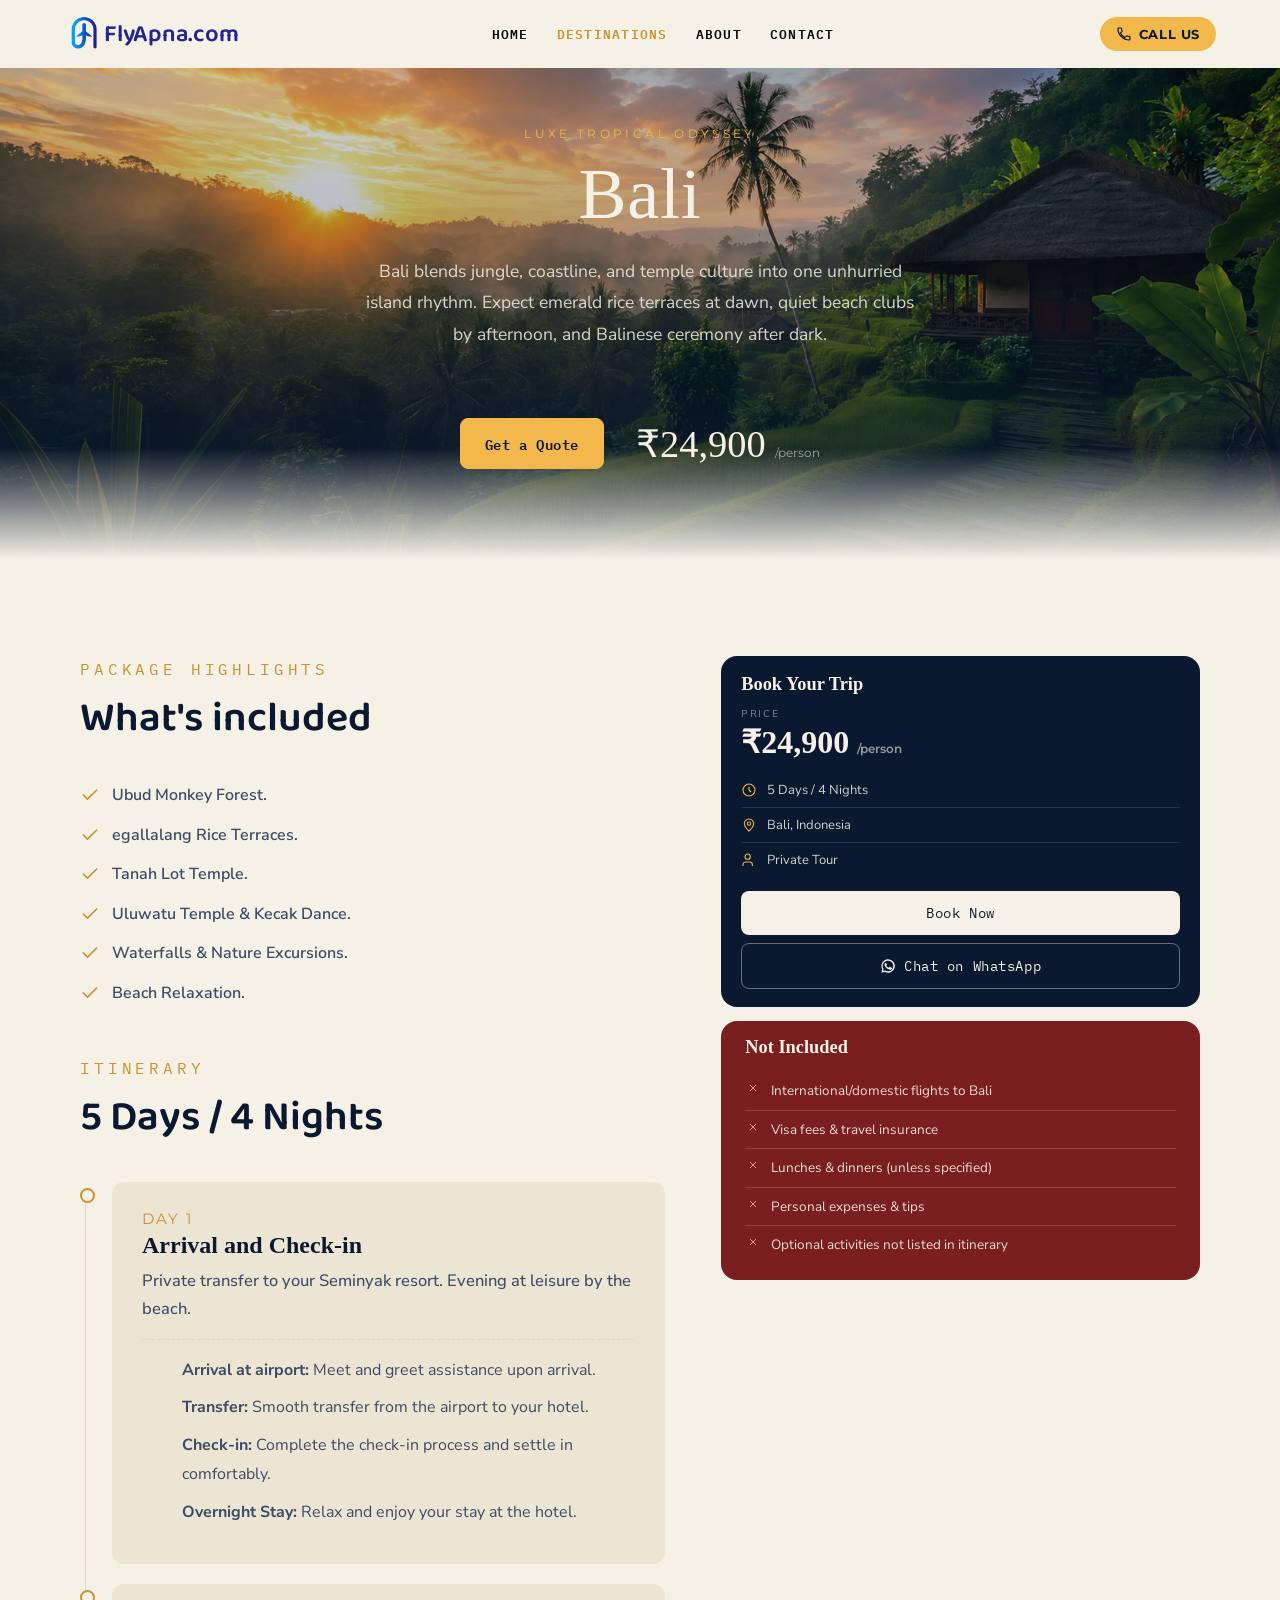
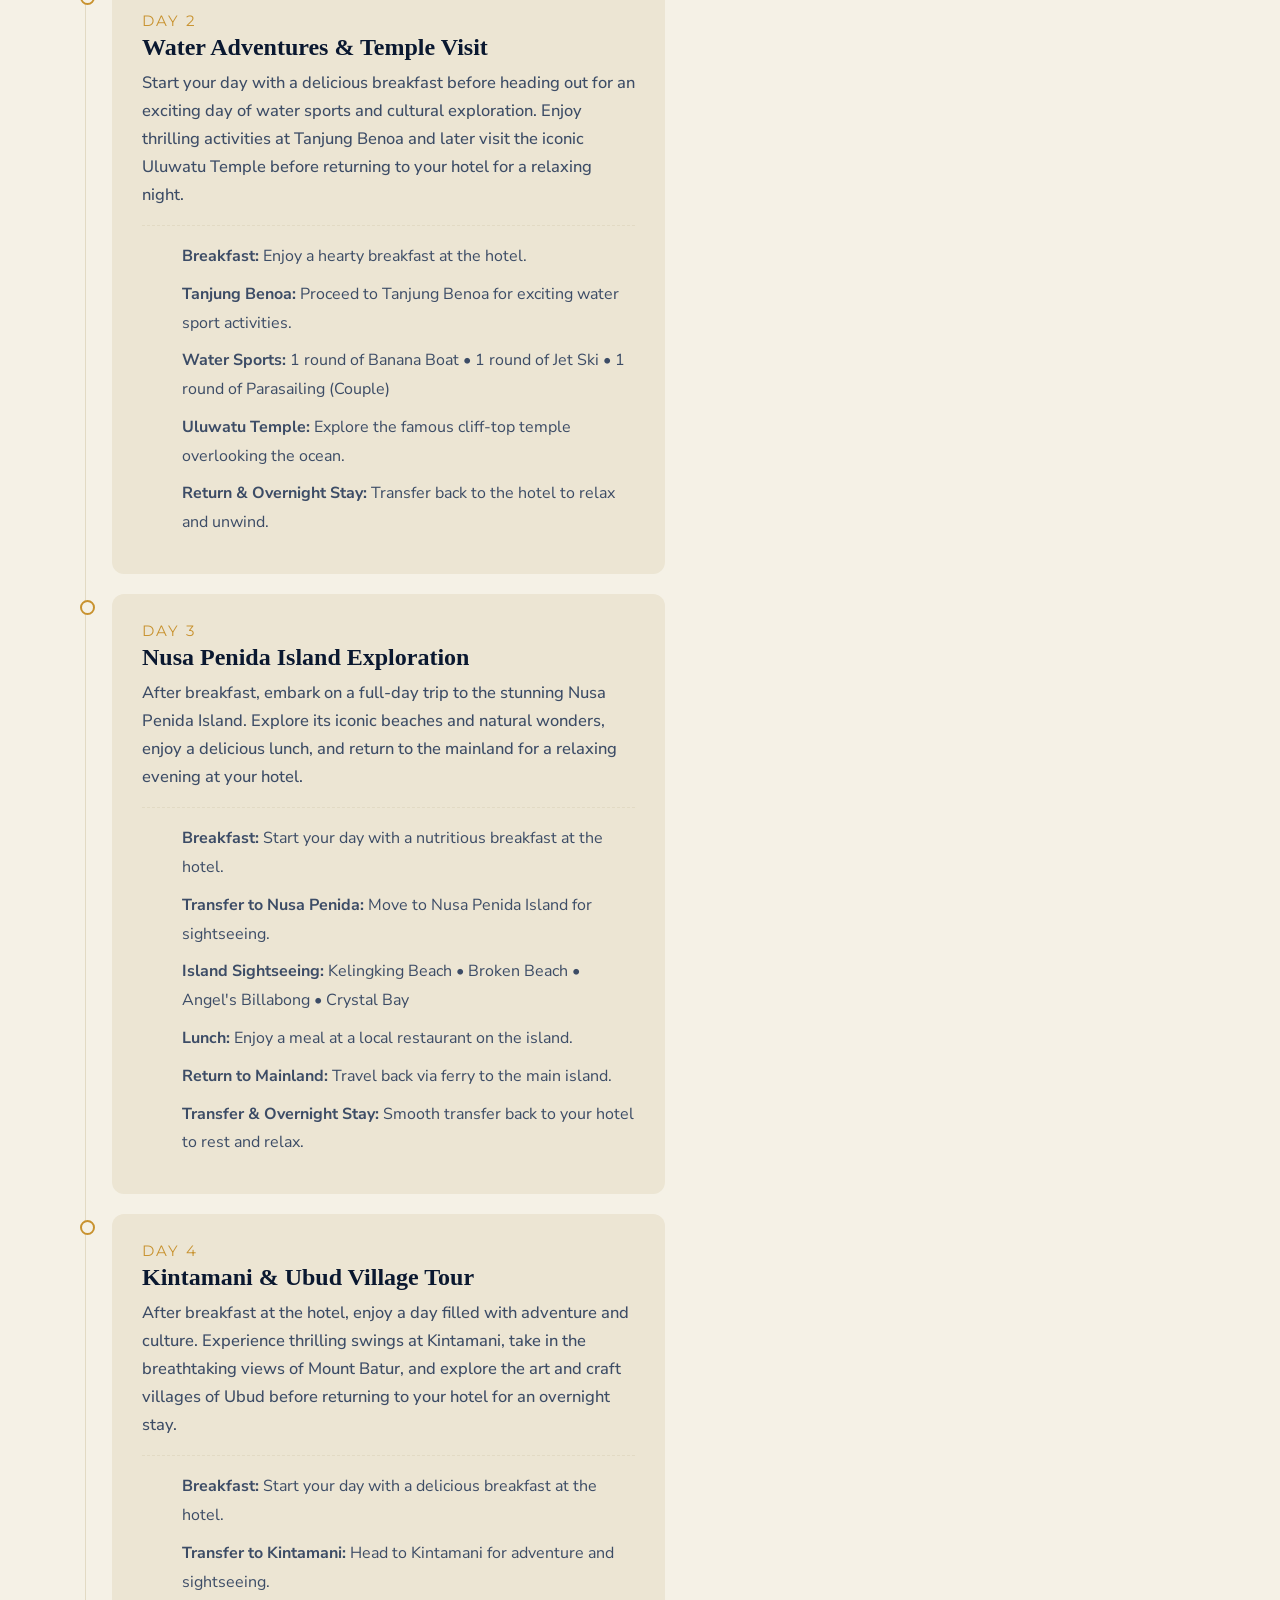
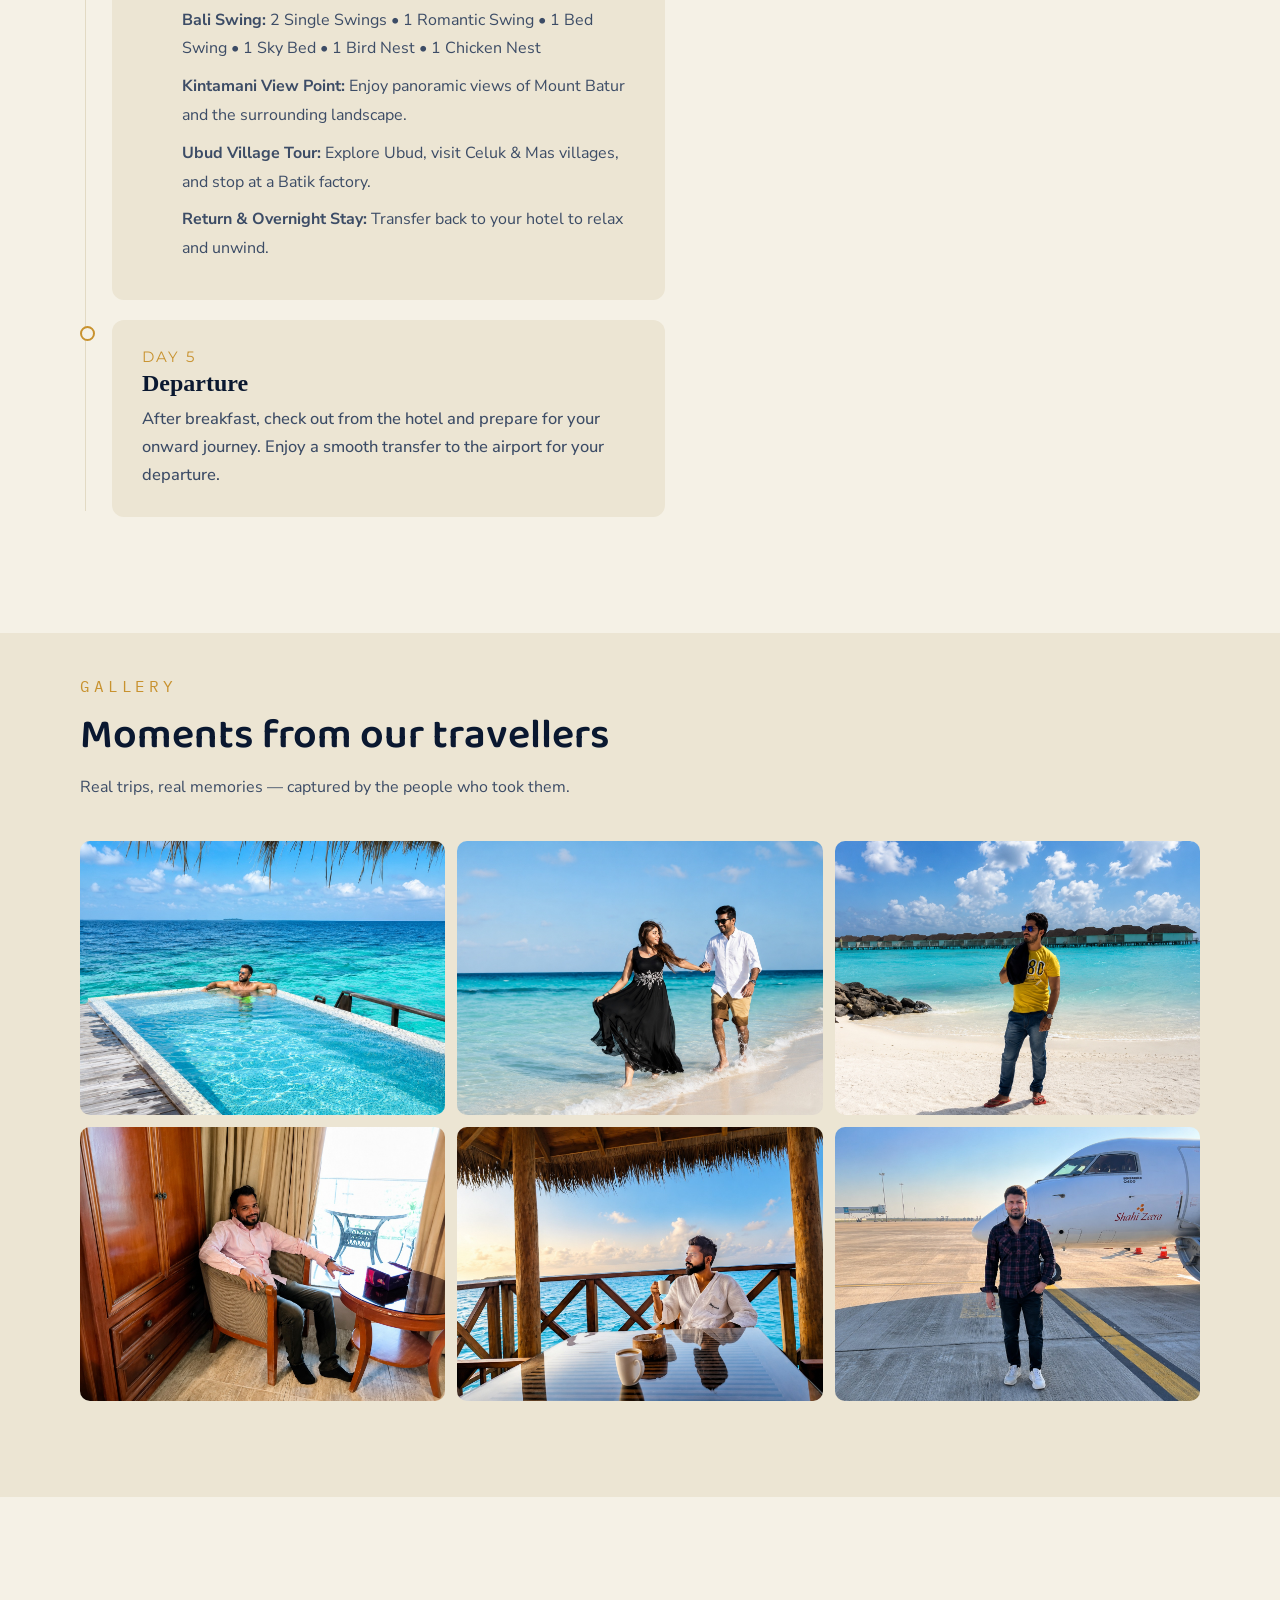
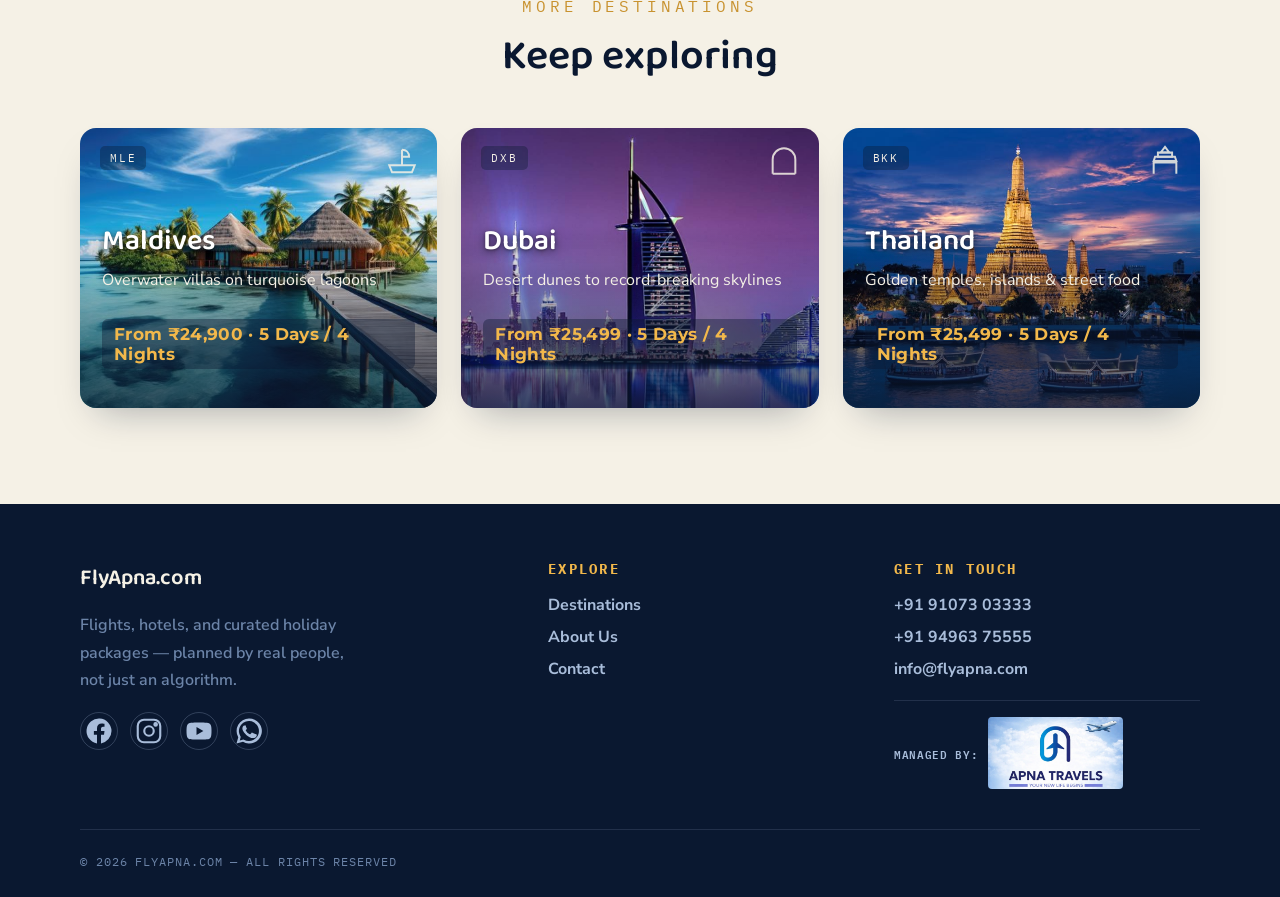
<file: bali.html>
<!DOCTYPE html>
<html lang="en">
<head>
<meta charset="UTF-8">
<meta name="viewport" content="width=device-width, initial-scale=1.0">
<title>Bali — FlyApna.com</title>
<meta name="description" content="Bali holiday package from ₹24,900 — 5 Days / 4 Nights. Plan your trip with FlyApna.com.">
<link rel="preconnect" href="https://fonts.googleapis.com">
<link rel="preconnect" href="https://fonts.gstatic.com" crossorigin>
<link href="https://fonts.googleapis.com/css2?family=Baloo+2:wght@500;600;700;800&family=Nunito+Sans:wght@400;500;600;700&family=IBM+Plex+Mono:wght@400;500&family=Montserrat:wght@500;600&display=swap" rel="stylesheet">

<link rel="stylesheet" href="styles.css">

<!-- Google tag (gtag.js) -->
<script async src="https://www.googletagmanager.com/gtag/js?id=G-WCPJ1PGZ05"></script>
<script>
  window.dataLayer = window.dataLayer || [];
  function gtag(){dataLayer.push(arguments);}
  gtag('js', new Date());

  gtag('config', 'G-WCPJ1PGZ05');
</script>
</head>
<body>
<nav class="navbar" style="position:fixed; background:rgb(246 241 230);">
   <a href="index.html" class="nav-brand">
    <img src="logo.png" alt="FlyApna logo" class="nav-logo-img">
    <span class="nav-logo">Fly<span class="accent">Apna</span>.com</span>
  </a>
  <ul class="nav-links">
    <li><a href="index.html">Home</a></li>
    <li><a href="destinations.html" class="active">Destinations</a></li>
    <li><a href="about.html">About</a></li>
    <li><a href="contact.html">Contact</a></li>
  </ul>
  <a href="tel:+919107303333" class="nav-call" id="navCallBtn">
    <svg viewBox="0 0 24 24" fill="none" stroke="currentColor" stroke-width="1.8"><path d="M6.6 10.8a15 15 0 0 0 6.6 6.6l2.2-2.2a1 1 0 0 1 1-.2 11 11 0 0 0 3.5.6 1 1 0 0 1 1 1V20a1 1 0 0 1-1 1A17 17 0 0 1 3 4a1 1 0 0 1 1-1h3.4a1 1 0 0 1 1 1 11 11 0 0 0 .6 3.5 1 1 0 0 1-.2 1z"/></svg>
    <span>Call Us</span>
  </a>
  <button class="nav-toggle" aria-label="Toggle menu" aria-expanded="false">
    <svg viewBox="0 0 24 24" fill="none" stroke="currentColor" stroke-width="1.8"><path d="M4 7h16M4 12h16M4 17h16"/></svg>
  </button>
</nav>

<!-- HERO -->
<section class="luxe-hero" style="background-image:url('bali-navbar.png');">
  <div class="luxe-hero__inner">
    <p class="luxe-hero__eyebrow">Luxe Tropical Odyssey</p>
    <h1 class="luxe-hero__title">Bali</h1>
    <p class="luxe-hero__desc">Bali blends jungle, coastline, and temple culture into one unhurried island rhythm. Expect emerald rice terraces at dawn, quiet beach clubs by afternoon, and Balinese ceremony after dark.</p>
    <div class="luxe-hero__cta">
      <a href="https://wa.me/919567223753?text=Hi!%20I'd%20like%20a%20quote%20for%20the%20Bali%20package." class="btn btn-gold" data-dest="Bali">Get a Quote</a>
      <div class="luxe-hero__price">
        <p class="luxe-hero__price-value">₹24,900 <span>/person</span></p>
      </div>
    </div>
  </div>
</section>

<section class="section">
  <div class="section-inner two-col">
    <div>
  <div class="section-head">
    <p class="eyebrow" style="color:var(--gold-deep);">Package highlights</p>
    <h2>What's included</h2>
  </div>
  <ul class="highlight-list">
    <li><svg viewBox="0 0 24 24" fill="none" stroke="currentColor" stroke-width="2" stroke-linecap="round" stroke-linejoin="round"><path d="M4 12l5 5L20 6"/></svg><span>Ubud Monkey Forest.</span></li>
    <li><svg viewBox="0 0 24 24" fill="none" stroke="currentColor" stroke-width="2" stroke-linecap="round" stroke-linejoin="round"><path d="M4 12l5 5L20 6"/></svg><span>egallalang Rice Terraces.</span></li>
    <li><svg viewBox="0 0 24 24" fill="none" stroke="currentColor" stroke-width="2" stroke-linecap="round" stroke-linejoin="round"><path d="M4 12l5 5L20 6"/></svg><span>Tanah Lot Temple.</span></li>
    <li><svg viewBox="0 0 24 24" fill="none" stroke="currentColor" stroke-width="2" stroke-linecap="round" stroke-linejoin="round"><path d="M4 12l5 5L20 6"/></svg><span>Uluwatu Temple & Kecak Dance.</span></li>
    <li><svg viewBox="0 0 24 24" fill="none" stroke="currentColor" stroke-width="2" stroke-linecap="round" stroke-linejoin="round"><path d="M4 12l5 5L20 6"/></svg><span>Waterfalls & Nature Excursions.</span></li>
     <li><svg viewBox="0 0 24 24" fill="none" stroke="currentColor" stroke-width="2" stroke-linecap="round" stroke-linejoin="round"><path d="M4 12l5 5L20 6"/></svg><span>Beach Relaxation.</span></li>

  </ul>

  <div class="section-head" style="margin-top:48px;">
    <p class="eyebrow" style="color:var(--gold-deep);">Itinerary</p>
    <h2>5 Days / 4 Nights</h2>
  </div>

      

      <div class="luxe-timeline">
        <div class="luxe-timeline-item">
          <div class="luxe-timeline-card">
            <p class="luxe-timeline-card__day">Day 1</p>
            <h5 class="luxe-timeline-card__title">Arrival and Check-in</h5>
            <p class="luxe-timeline-card__desc">Private transfer to your Seminyak resort. Evening at leisure by the beach.</p>
            <ul class="luxe-timeline-card__list">
              <li><strong>Arrival at airport:</strong> Meet and greet assistance upon arrival.</li>
              <li><strong>Transfer:</strong> Smooth transfer from the airport to your hotel.</li>
              <li><strong>Check-in:</strong> Complete the check-in process and settle in comfortably.</li>
              <li><strong>Overnight Stay:</strong> Relax and enjoy your stay at the hotel.</li>
            </ul>
          </div>
        </div>

        <div class="luxe-timeline-item">
          <div class="luxe-timeline-card">
            <p class="luxe-timeline-card__day">Day 2</p>
            <h5 class="luxe-timeline-card__title">Water Adventures & Temple Visit</h5>
            <p class="luxe-timeline-card__desc">Start your day with a delicious breakfast before heading out for an exciting day of water sports and cultural exploration. Enjoy thrilling activities at Tanjung Benoa and later visit the iconic Uluwatu Temple before returning to your hotel for a relaxing night.</p>
            <ul class="luxe-timeline-card__list">
              <li><strong>Breakfast:</strong> Enjoy a hearty breakfast at the hotel.</li>
              <li><strong>Tanjung Benoa:</strong> Proceed to Tanjung Benoa for exciting water sport activities.</li>
              <li><strong>Water Sports:</strong> 1 round of Banana Boat • 1 round of Jet Ski • 1 round of Parasailing (Couple)</li>
              <li><strong>Uluwatu Temple:</strong> Explore the famous cliff-top temple overlooking the ocean.</li>
              <li><strong>Return & Overnight Stay:</strong> Transfer back to the hotel to relax and unwind.</li>
            </ul>
          </div>
        </div>

        <div class="luxe-timeline-item">
          <div class="luxe-timeline-card">
            <p class="luxe-timeline-card__day">Day 3</p>
            <h5 class="luxe-timeline-card__title">Nusa Penida Island Exploration</h5>
            <p class="luxe-timeline-card__desc">After breakfast, embark on a full-day trip to the stunning Nusa Penida Island. Explore its iconic beaches and natural wonders, enjoy a delicious lunch, and return to the mainland for a relaxing evening at your hotel.</p>
            <ul class="luxe-timeline-card__list">
              <li><strong>Breakfast:</strong> Start your day with a nutritious breakfast at the hotel.</li>
              <li><strong>Transfer to Nusa Penida:</strong> Move to Nusa Penida Island for sightseeing.</li>
              <li><strong>Island Sightseeing:</strong> Kelingking Beach • Broken Beach • Angel's Billabong • Crystal Bay</li>
              <li><strong>Lunch:</strong> Enjoy a meal at a local restaurant on the island.</li>
              <li><strong>Return to Mainland:</strong> Travel back via ferry to the main island.</li>
              <li><strong>Transfer & Overnight Stay:</strong> Smooth transfer back to your hotel to rest and relax.</li>
            </ul>
          </div>
        </div>

        <div class="luxe-timeline-item">
          <div class="luxe-timeline-card">
            <p class="luxe-timeline-card__day">Day 4</p>
            <h5 class="luxe-timeline-card__title">Kintamani & Ubud Village Tour</h5>
            <p class="luxe-timeline-card__desc">After breakfast at the hotel, enjoy a day filled with adventure and culture. Experience thrilling swings at Kintamani, take in the breathtaking views of Mount Batur, and explore the art and craft villages of Ubud before returning to your hotel for an overnight stay.</p>
            <ul class="luxe-timeline-card__list">
              <li><strong>Breakfast:</strong> Start your day with a delicious breakfast at the hotel.</li>
              <li><strong>Transfer to Kintamani:</strong> Head to Kintamani for adventure and sightseeing.</li>
              <li><strong>Bali Swing:</strong> 2 Single Swings • 1 Romantic Swing • 1 Bed Swing • 1 Sky Bed • 1 Bird Nest • 1 Chicken Nest</li>
              <li><strong>Kintamani View Point:</strong> Enjoy panoramic views of Mount Batur and the surrounding landscape.</li>
              <li><strong>Ubud Village Tour:</strong> Explore Ubud, visit Celuk & Mas villages, and stop at a Batik factory.</li>
              <li><strong>Return & Overnight Stay:</strong> Transfer back to your hotel to relax and unwind.</li>
            </ul>
          </div>
        </div>

        <div class="luxe-timeline-item">
          <div class="luxe-timeline-card">
            <p class="luxe-timeline-card__day">Day 5</p>
            <h5 class="luxe-timeline-card__title">Departure</h5>
            <p class="luxe-timeline-card__desc">After breakfast, check out from the hotel and prepare for your onward journey. Enjoy a smooth transfer to the airport for your departure.</p>
          </div>
        </div>
      </div>
    </div>

    <div>
      <div class="luxe-reserve" id="reserve-odyssey">
        <h3 class="luxe-reserve__title">Book Your Trip</h3>
        <p class="luxe-reserve__price-label">Price</p>
        <p class="luxe-reserve__price-value">₹24,900 <span>/person</span></p>

        <div class="luxe-reserve__row">
          <svg viewBox="0 0 24 24" fill="none" stroke="currentColor" stroke-width="1.6"><circle cx="12" cy="12" r="9"/><path d="M12 7v5l3 3"/></svg>
          5 Days / 4 Nights
        </div>
        <div class="luxe-reserve__row">
          <svg viewBox="0 0 24 24" fill="none" stroke="currentColor" stroke-width="1.6"><path d="M12 21s-7-6.5-7-11a7 7 0 0 1 14 0c0 4.5-7 11-7 11z"/><circle cx="12" cy="10" r="2.5"/></svg>
          Bali, Indonesia
        </div>
        <div class="luxe-reserve__row">
          <svg viewBox="0 0 24 24" fill="none" stroke="currentColor" stroke-width="1.6"><path d="M17 21v-2a4 4 0 0 0-4-4H7a4 4 0 0 0-4 4v2"/><circle cx="10" cy="7" r="4"/></svg>
          Private Tour
        </div>

        <div class="luxe-reserve__actions">
          <a href="contact.html" class="btn" style="background:var(--paper); color:var(--sky-deep); justify-content:center;">Book Now</a>
          <a href="https://wa.me/919107303333?text=Hi!%20I'd%20like%20a%20quote%20for%20the%20Bali%20package." class="btn btn-outline" style="justify-content:center;" data-dest="Bali">
            <svg viewBox="0 0 24 24" fill="currentColor" style="width:16px;height:16px;"><path d="M12 2a10 10 0 0 0-8.6 15L2 22l5.2-1.4A10 10 0 1 0 12 2zm0 18a8 8 0 0 1-4.1-1.1l-.3-.2-3 .8.8-2.9-.2-.3A8 8 0 1 1 12 20zm4.4-5.9c-.2-.1-1.4-.7-1.7-.8s-.4-.1-.6.1-.7.8-.9 1-.3.2-.6.1a6.5 6.5 0 0 1-1.9-1.2 7.2 7.2 0 0 1-1.3-1.7c-.1-.2 0-.4.1-.5l.4-.4.3-.4a.5.5 0 0 0 0-.5c-.1-.1-.6-1.4-.8-1.9s-.4-.4-.6-.4h-.5a1 1 0 0 0-.7.3 3 3 0 0 0-.9 2.2c0 1.3 1 2.6 1.1 2.7s2 3 4.7 4.2a5.7 5.7 0 0 0 3.5.7 3 3 0 0 0 2-1.4 2.4 2.4 0 0 0 .2-1.4c-.1-.1-.3-.2-.5-.3z"/></svg>
            Chat on WhatsApp
          </a>
        </div>
      </div>

      <div class="luxe-excluded">
        <h3 class="luxe-excluded__title">Not Included</h3>

        <div class="luxe-excluded__row">
          <svg viewBox="0 0 24 24" fill="none" stroke="currentColor" stroke-width="2"><path d="M18 6 6 18M6 6l12 12"/></svg>
          International/domestic flights to Bali
        </div>
        <div class="luxe-excluded__row">
          <svg viewBox="0 0 24 24" fill="none" stroke="currentColor" stroke-width="2"><path d="M18 6 6 18M6 6l12 12"/></svg>
          Visa fees & travel insurance
        </div>
        <div class="luxe-excluded__row">
          <svg viewBox="0 0 24 24" fill="none" stroke="currentColor" stroke-width="2"><path d="M18 6 6 18M6 6l12 12"/></svg>
          Lunches & dinners (unless specified)
        </div>
        <div class="luxe-excluded__row">
          <svg viewBox="0 0 24 24" fill="none" stroke="currentColor" stroke-width="2"><path d="M18 6 6 18M6 6l12 12"/></svg>
          Personal expenses & tips
        </div>
        <div class="luxe-excluded__row">
          <svg viewBox="0 0 24 24" fill="none" stroke="currentColor" stroke-width="2"><path d="M18 6 6 18M6 6l12 12"/></svg>
          Optional activities not listed in itinerary
        </div>
      </div>

      
    </div>
  </div>
</section>

<section class="section" style="background:var(--paper-dim); padding-top:40px;">
  <div class="section-inner">
    <div class="section-head">
      <p class="eyebrow" style="color:var(--gold-deep);">Gallery</p>
      <h2>Moments from our travellers</h2>
      <p>Real trips, real memories — captured by the people who took them.</p>
    </div>
    <div class="gallery-grid">
      <img src="photo-1.png" alt="Bali gallery photo 1" class="gallery-tile">
      <img src="photo-2.png" alt="Bali gallery photo 2" class="gallery-tile">
      <img src="photo-3.png" alt="Bali gallery photo 3" class="gallery-tile">
      <img src="photo-4.png" alt="Bali gallery photo 4" class="gallery-tile">
      <img src="photo-5.png" alt="Bali gallery photo 5" class="gallery-tile">
      <img src="photo-6.png" alt="Bali gallery photo 6" class="gallery-tile">
    </div>
  </div>
</section>

<section class="section">
  <div class="section-inner">
    <div class="section-head center">
      <p class="eyebrow" style="color:var(--gold-deep);">More destinations</p>
      <h2>Keep exploring</h2>
    </div>
    <div class="dest-grid">
      <a class="dest-card grad-maldives" href="maldives.html" style="background: url('maldives-card.jpeg') center/cover no-repeat;">
    <span class="code">MLE</span>
    <span class="icon"><svg viewBox="0 0 24 24" fill="none" stroke="currentColor" stroke-width="1.4"><path d="M3 15h18l-2 5H5l-2-5z"/><path d="M12 15V4"/><path d="M12 4c3 0 5 2 5 5h-5"/></svg></span>
    <h3>Maldives</h3>
    <p class="tagline">Overwater villas on turquoise lagoons</p>
    <p class="price">From ₹24,900 · 5 Days / 4 Nights</p>
  </a>
<a class="dest-card grad-dubai" href="dubai.html" style="background: url('dubai-card.jpg') center/cover no-repeat;">
    <span class="code">DXB</span>
    <span class="icon"><svg viewBox="0 0 24 24" fill="none" stroke="currentColor" stroke-width="1.4"><path d="M4 21V11a8 8 0 0 1 16 0v10"/><path d="M4 21h16"/></svg></span>
    <h3>Dubai</h3>
    <p class="tagline">Desert dunes to record-breaking skylines</p>
    <p class="price">From ₹25,499 · 5 Days / 4 Nights</p>
  </a>
<a class="dest-card grad-thailand" href="thailand.html" style="background: url('thailand-card.jpeg') center/cover no-repeat;">
    <span class="code">BKK</span>
    <span class="icon"><svg viewBox="0 0 24 24" fill="none" stroke="currentColor" stroke-width="1.4"><path d="M12 2l3 4H9l3-4z"/><path d="M7 6h10v3H7z"/><path d="M5 9h14l1 3H4l1-3z"/><path d="M4 21V13h16v8"/></svg></span>
    <h3>Thailand</h3>
    <p class="tagline">Golden temples, islands & street food</p>
    <p class="price">From ₹25,499 · 5 Days / 4 Nights</p>
  </a>
    </div>
  </div>
</section>

<footer class="site-footer">
  <div class="footer-grid">
    <div>
      <p class="footer-brand">FlyApna.com</p>
      <p class="footer-tagline">Flights, hotels, and curated holiday packages — planned by real people, not just an algorithm.</p>
      <div class="footer-social">
        <a href="https://www.facebook.com/profile.php?id=61591713606710" target="_blank" rel="noopener" aria-label="Facebook">
          <svg viewBox="0 0 24 24" fill="currentColor"><path d="M22 12a10 10 0 1 0-11.6 9.9v-7H7.9V12h2.5V9.8c0-2.5 1.5-3.9 3.8-3.9 1.1 0 2.2.2 2.2.2v2.4h-1.2c-1.2 0-1.6.8-1.6 1.6V12h2.8l-.4 2.9h-2.4v7A10 10 0 0 0 22 12z"/></svg>
        </a>
        <a href="https://instagram.com/flyapna" target="_blank" rel="noopener" aria-label="Instagram">
          <svg viewBox="0 0 24 24" fill="none" stroke="currentColor" stroke-width="1.7"><rect x="3" y="3" width="18" height="18" rx="5"/><circle cx="12" cy="12" r="3.8"/><circle cx="17.3" cy="6.7" r="1"/></svg>
        </a>
        <a href="https://youtube.com/@flyapna" target="_blank" rel="noopener" aria-label="YouTube">
          <svg viewBox="0 0 24 24" fill="currentColor"><path d="M22 12c0-2.5-.2-4-.6-4.9-.3-.6-.8-1.1-1.4-1.4C18.9 5.2 12 5.2 12 5.2s-6.9 0-8 .5c-.6.3-1.1.8-1.4 1.4C2.2 8 2 9.5 2 12s.2 4 .6 4.9c.3.6.8 1.1 1.4 1.4 1.1.5 8 .5 8 .5s6.9 0 8-.5c.6-.3 1.1-.8 1.4-1.4.4-.9.6-2.4.6-4.9zM10 15.2V8.8l5.5 3.2-5.5 3.2z"/></svg>
        </a>
        <a href="https://wa.me/919107303333?text=Hi!%20I'd%20like%20to%20know%20more%20about%20FlyApna%20holiday%20packages." target="_blank" rel="noopener" aria-label="WhatsApp">
          <svg viewBox="0 0 24 24" fill="currentColor"><path d="M12 2a10 10 0 0 0-8.6 15L2 22l5.2-1.4A10 10 0 1 0 12 2zm0 18a8 8 0 0 1-4.1-1.1l-.3-.2-3 .8.8-2.9-.2-.3A8 8 0 1 1 12 20zm4.4-5.9c-.2-.1-1.4-.7-1.7-.8s-.4-.1-.6.1-.7.8-.9 1-.3.2-.6.1a6.5 6.5 0 0 1-1.9-1.2 7.2 7.2 0 0 1-1.3-1.7c-.1-.2 0-.4.1-.5l.4-.4.3-.4a.5.5 0 0 0 0-.5c-.1-.1-.6-1.4-.8-1.9s-.4-.4-.6-.4h-.5a1 1 0 0 0-.7.3 3 3 0 0 0-.9 2.2c0 1.3 1 2.6 1.1 2.7s2 3 4.7 4.2a5.7 5.7 0 0 0 3.5.7 3 3 0 0 0 2-1.4 2.4 2.4 0 0 0 .2-1.4c-.1-.1-.3-.2-.5-.3z"/></svg>
        </a>
      </div>
    </div>
    <div class="footer-col">
      <h4>Explore</h4>
      <ul>
        <li><a href="destinations.html">Destinations</a></li>
        <li><a href="about.html">About Us</a></li>
        <li><a href="contact.html">Contact</a></li>
      </ul>
    </div>
    <div class="footer-col">
      <h4>Get in touch</h4>
      <ul>
<li><a href="tel:+919107303333">+91 91073 03333</a></li>
<li><a href="https://wa.me/919496375555?text=Hi!%20I'd%20like%20to%20know%20more%20about%20FlyApna%20holiday%20packages." class="no-wa-rewrite">+91 94963 75555</a></li>
        <li><a href="mailto:info@flyapna.com">info@flyapna.com</a></li>
      </ul>
      <div class="footer-managed">
        <span>Managed By:</span>
        <a href="https://apnatravels.org" target="_blank" rel="noopener">
          <img src="apnatravels-logo.jpeg" alt="Apna Travels">
        </a>
      </div>
    </div>
  </div>

  <div class="footer-bottom">© 2026 FlyApna.com — All rights reserved</div>
</footer>
<script src="main.js"></script>
</body>
</html>
</file>
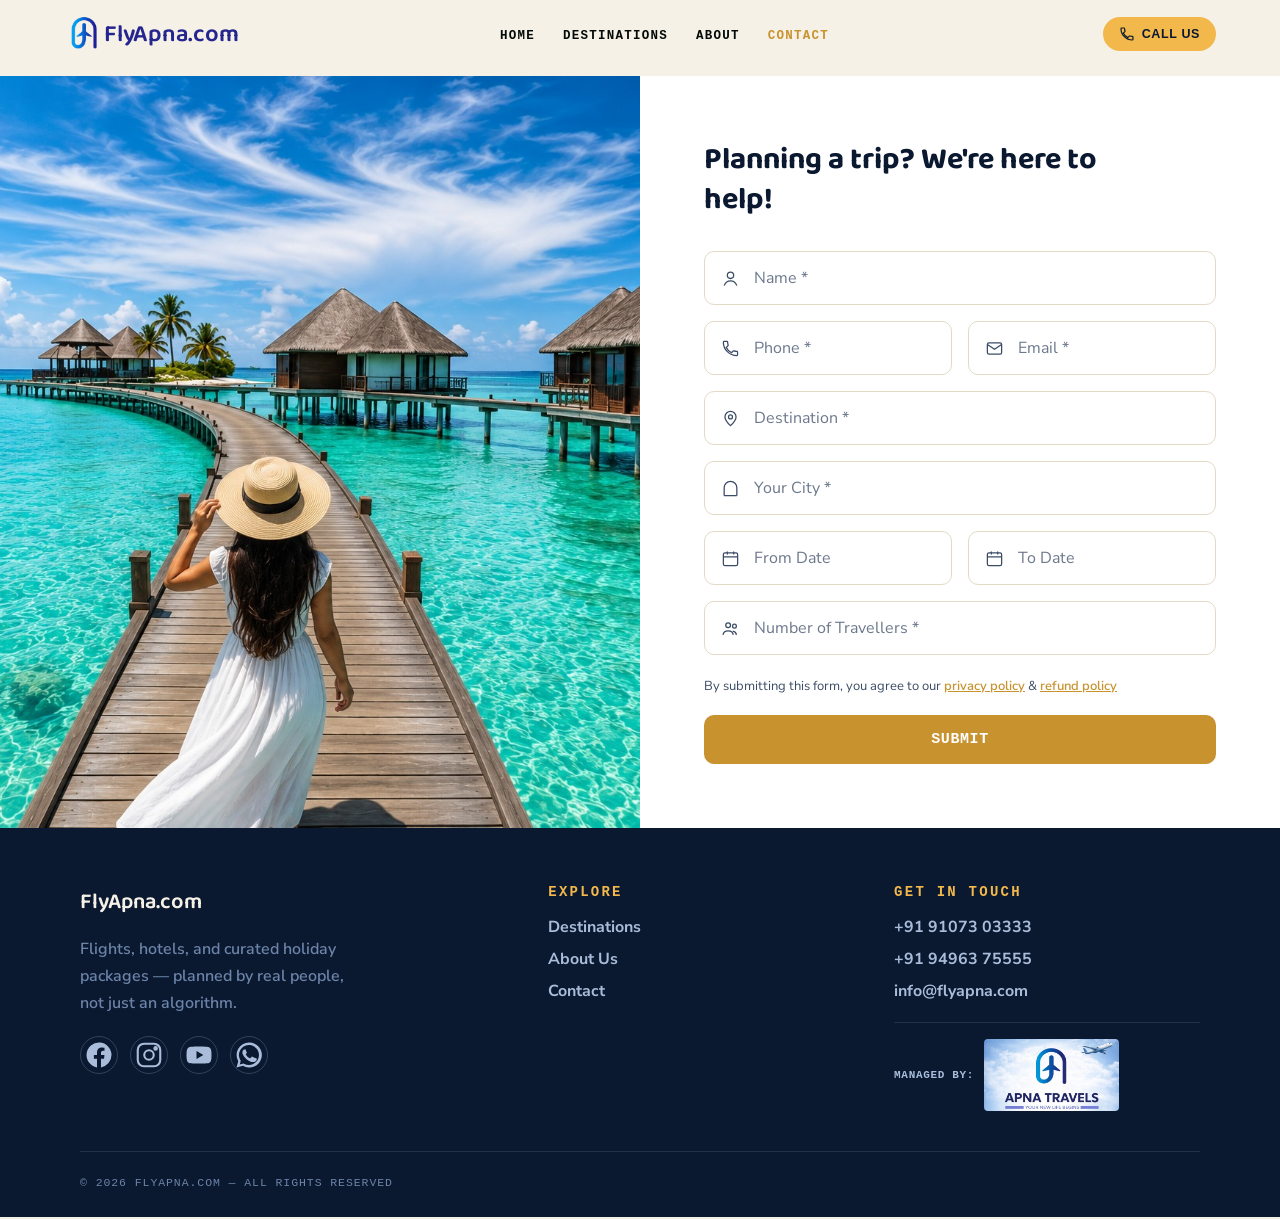
<file: contact.html>
<!DOCTYPE html>
<html lang="en">
<head>
<meta charset="UTF-8">
<meta name="viewport" content="width=device-width, initial-scale=1.0">
<title>Contact — FlyApna.com</title>
<link rel="preconnect" href="https://fonts.googleapis.com">
<link rel="preconnect" href="https://fonts.gstatic.com" crossorigin>
<link href="https://fonts.googleapis.com/css2?family=Baloo+2:wght@500;600;700;800&family=Nunito+Sans:wght@400;600;700&display=swap" rel="stylesheet">
<link rel="stylesheet" href="styles.css">
<!-- Google tag (gtag.js) -->
<script async src="https://www.googletagmanager.com/gtag/js?id=G-WCPJ1PGZ05"></script>
<script>
  window.dataLayer = window.dataLayer || [];
  function gtag(){dataLayer.push(arguments);}
  gtag('js', new Date());

  gtag('config', 'G-WCPJ1PGZ05');
</script>
</head>
<body>

<nav class="navbar" style="position:fixed; background:rgb(246 241 230);">
   <a href="index.html" class="nav-brand">
    <img src="logo.png" alt="FlyApna logo" class="nav-logo-img">
    <span class="nav-logo">Fly<span class="accent">Apna</span>.com</span>
  </a>
  <ul class="nav-links">
    <li><a href="index.html">Home</a></li>
    <li><a href="destinations.html">Destinations</a></li>
    <li><a href="about.html">About</a></li>
    <li><a href="contact.html" class="active">Contact</a></li>
  </ul>
  <a href="tel:+919107303333" class="nav-call" id="navCallBtn">
    <svg viewBox="0 0 24 24" fill="none" stroke="currentColor" stroke-width="1.8"><path d="M6.6 10.8a15 15 0 0 0 6.6 6.6l2.2-2.2a1 1 0 0 1 1-.2 11 11 0 0 0 3.5.6 1 1 0 0 1 1 1V20a1 1 0 0 1-1 1A17 17 0 0 1 3 4a1 1 0 0 1 1-1h3.4a1 1 0 0 1 1 1 11 11 0 0 0 .6 3.5 1 1 0 0 1-.2 1z"/></svg>
    <span>Call Us</span>
  </a>
  <button class="nav-toggle" aria-label="Toggle menu" aria-expanded="false">
    <svg viewBox="0 0 24 24" fill="none" stroke="currentColor" stroke-width="1.8"><path d="M4 7h16M4 12h16M4 17h16"/></svg>
  </button>
</nav>
<div class="contact-split" style="margin-top:76px;">

  <div class="contact-split__img" style="background-image:url('contact-hero.png');"></div>

  <div class="contact-split__form-side">
    <h2 class="contact-split__title">Planning a trip? We're here to help!</h2>

    <form class="contact-split__form" id="tripInquiryForm">
      <div class="contact-split__field">
        <svg viewBox="0 0 24 24" fill="none" stroke="currentColor" stroke-width="1.6"><circle cx="12" cy="8" r="4"/><path d="M4 21c1.5-4 5-6 8-6s6.5 2 8 6"/></svg>
        <input type="text" id="tf_name" placeholder="Name *" required>
      </div>

      <div class="contact-split__row">
        <div class="contact-split__field">
          <svg viewBox="0 0 24 24" fill="none" stroke="currentColor" stroke-width="1.6"><path d="M6.6 10.8a15 15 0 0 0 6.6 6.6l2.2-2.2a1 1 0 0 1 1-.2 11 11 0 0 0 3.5.6 1 1 0 0 1 1 1V20a1 1 0 0 1-1 1A17 17 0 0 1 3 4a1 1 0 0 1 1-1h3.4a1 1 0 0 1 1 1 11 11 0 0 0 .6 3.5 1 1 0 0 1-.2 1z"/></svg>
          <input type="tel" id="tf_phone" placeholder="Phone *" required pattern="[0-9]{10}" maxlength="10" inputmode="numeric" title="Please enter a valid 10-digit phone number">
        </div>
        <div class="contact-split__field">
          <svg viewBox="0 0 24 24" fill="none" stroke="currentColor" stroke-width="1.6"><rect x="3" y="5" width="18" height="14" rx="2"/><path d="m3 7 9 6 9-6"/></svg>
          <input type="email" id="tf_email" placeholder="Email *" required>
        </div>
      </div>

      <div class="contact-split__field">
        <svg viewBox="0 0 24 24" fill="none" stroke="currentColor" stroke-width="1.6"><path d="M12 21s-7-6.5-7-11a7 7 0 0 1 14 0c0 4.5-7 11-7 11z"/><circle cx="12" cy="10" r="2.5"/></svg>
        <input type="text" id="tf_destination" placeholder="Destination *" required>
      </div>

      <div class="contact-split__field">
        <svg viewBox="0 0 24 24" fill="none" stroke="currentColor" stroke-width="1.6"><path d="M4 21V11a8 8 0 0 1 16 0v10"/><path d="M4 21h16"/></svg>
        <input type="text" id="tf_city" placeholder="Your City *" required>
      </div>

      <div class="contact-split__row">
        <div class="contact-split__field">
          <svg viewBox="0 0 24 24" fill="none" stroke="currentColor" stroke-width="1.6"><rect x="3" y="5" width="18" height="16" rx="2"/><path d="M3 10h18M8 3v4M16 3v4"/></svg>
          <input type="text" id="tf_fromdate" placeholder="From Date" onfocus="(this.type='date')" onblur="if(!this.value)this.type='text'">
        </div>
        <div class="contact-split__field">
          <svg viewBox="0 0 24 24" fill="none" stroke="currentColor" stroke-width="1.6"><rect x="3" y="5" width="18" height="16" rx="2"/><path d="M3 10h18M8 3v4M16 3v4"/></svg>
          <input type="text" id="tf_todate" placeholder="To Date" onfocus="(this.type='date')" onblur="if(!this.value)this.type='text'">
        </div>
      </div>

      <div class="contact-split__field">
        <svg viewBox="0 0 24 24" fill="none" stroke="currentColor" stroke-width="1.6"><circle cx="9" cy="8" r="3"/><circle cx="17" cy="9" r="2.4"/><path d="M2.5 20c.6-3 2.6-5 6.5-5s5.9 2 6.5 5"/><path d="M14.8 15.3c2.7.3 4.3 2 4.7 4.7"/></svg>
        <input type="number" id="tf_travellers" placeholder="Number of Travellers *" required min="1">
      </div>

      <p class="contact-split__note">By submitting this form, you agree to our <a href="#">privacy policy</a> &amp; <a href="#">refund policy</a></p>

      <button type="submit" class="contact-split__submit">Submit</button>
    </form>
  </div>

</div>

<footer class="site-footer">
  <div class="footer-grid">
    <div>
      <p class="footer-brand">FlyApna.com</p>
      <p class="footer-tagline">Flights, hotels, and curated holiday packages — planned by real people, not just an algorithm.</p>
      <div class="footer-social">
        <a href="https://www.facebook.com/profile.php?id=61591713606710" target="_blank" rel="noopener" aria-label="Facebook">
          <svg viewBox="0 0 24 24" fill="currentColor"><path d="M22 12a10 10 0 1 0-11.6 9.9v-7H7.9V12h2.5V9.8c0-2.5 1.5-3.9 3.8-3.9 1.1 0 2.2.2 2.2.2v2.4h-1.2c-1.2 0-1.6.8-1.6 1.6V12h2.8l-.4 2.9h-2.4v7A10 10 0 0 0 22 12z"/></svg>
        </a>
        <a href="https://instagram.com/flyapna" target="_blank" rel="noopener" aria-label="Instagram">
          <svg viewBox="0 0 24 24" fill="none" stroke="currentColor" stroke-width="1.7"><rect x="3" y="3" width="18" height="18" rx="5"/><circle cx="12" cy="12" r="3.8"/><circle cx="17.3" cy="6.7" r="1"/></svg>
        </a>
        <a href="https://youtube.com/@flyapna" target="_blank" rel="noopener" aria-label="YouTube">
          <svg viewBox="0 0 24 24" fill="currentColor"><path d="M22 12c0-2.5-.2-4-.6-4.9-.3-.6-.8-1.1-1.4-1.4C18.9 5.2 12 5.2 12 5.2s-6.9 0-8 .5c-.6.3-1.1.8-1.4 1.4C2.2 8 2 9.5 2 12s.2 4 .6 4.9c.3.6.8 1.1 1.4 1.4 1.1.5 8 .5 8 .5s6.9 0 8-.5c.6-.3 1.1-.8 1.4-1.4.4-.9.6-2.4.6-4.9zM10 15.2V8.8l5.5 3.2-5.5 3.2z"/></svg>
        </a>
        <a href="https://wa.me/919107303333?text=Hi!%20I'd%20like%20to%20know%20more%20about%20FlyApna%20holiday%20packages." target="_blank" rel="noopener" aria-label="WhatsApp">
          <svg viewBox="0 0 24 24" fill="currentColor"><path d="M12 2a10 10 0 0 0-8.6 15L2 22l5.2-1.4A10 10 0 1 0 12 2zm0 18a8 8 0 0 1-4.1-1.1l-.3-.2-3 .8.8-2.9-.2-.3A8 8 0 1 1 12 20zm4.4-5.9c-.2-.1-1.4-.7-1.7-.8s-.4-.1-.6.1-.7.8-.9 1-.3.2-.6.1a6.5 6.5 0 0 1-1.9-1.2 7.2 7.2 0 0 1-1.3-1.7c-.1-.2 0-.4.1-.5l.4-.4.3-.4a.5.5 0 0 0 0-.5c-.1-.1-.6-1.4-.8-1.9s-.4-.4-.6-.4h-.5a1 1 0 0 0-.7.3 3 3 0 0 0-.9 2.2c0 1.3 1 2.6 1.1 2.7s2 3 4.7 4.2a5.7 5.7 0 0 0 3.5.7 3 3 0 0 0 2-1.4 2.4 2.4 0 0 0 .2-1.4c-.1-.1-.3-.2-.5-.3z"/></svg>
        </a>
      </div>
    </div>
    <div class="footer-col">
      <h4>Explore</h4>
      <ul>
        <li><a href="destinations.html">Destinations</a></li>
        <li><a href="about.html">About Us</a></li>
        <li><a href="contact.html">Contact</a></li>
      </ul>
    </div>
    <div class="footer-col">
      <h4>Get in touch</h4>
      <ul>
<li><a href="tel:+919107303333">+91 91073 03333</a></li>
<li><a href="https://wa.me/919496375555?text=Hi!%20I'd%20like%20to%20know%20more%20about%20FlyApna%20holiday%20packages." class="no-wa-rewrite">+91 94963 75555</a></li>
        <li><a href="mailto:info@flyapna.com">info@flyapna.com</a></li>
      </ul>
      <div class="footer-managed">
        <span>Managed By:</span>
        <a href="https://apnatravels.org" target="_blank" rel="noopener">
          <img src="apnatravels-logo.jpeg" alt="Apna Travels">
        </a>
      </div>
    </div>
  </div>

  <div class="footer-bottom">© 2026 FlyApna.com — All rights reserved</div>
</footer>
<script src="main.js"></script>
</body>
</html>
</file>
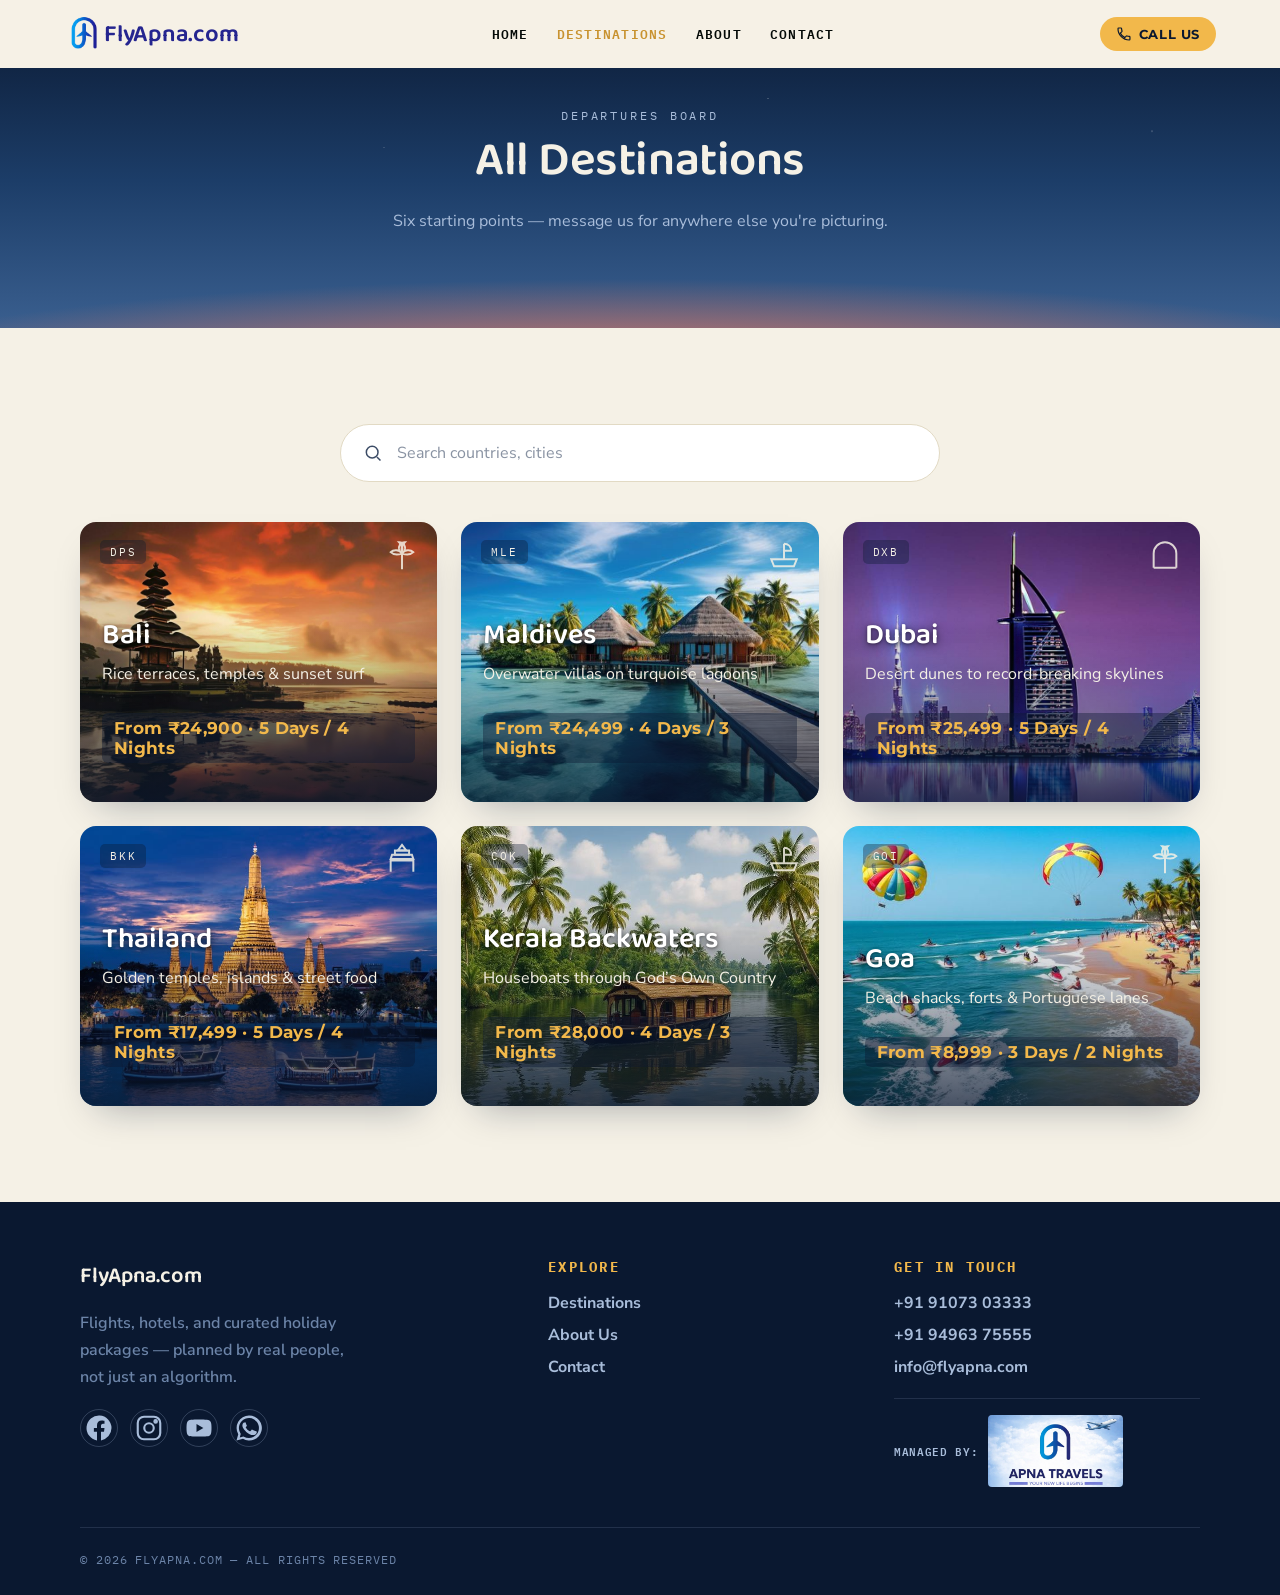
<file: destinations.html>
<!DOCTYPE html>
<html lang="en">
<head>
<meta charset="UTF-8">
<meta name="viewport" content="width=device-width, initial-scale=1.0">
<title>Destinations — FlyApna.com</title>
<meta name="description" content="Explore FlyApna holiday packages across Bali, Maldives, Dubai, Thailand, Kerala and Goa.">
<link rel="preconnect" href="https://fonts.googleapis.com">
<link rel="preconnect" href="https://fonts.gstatic.com" crossorigin>
<link href="https://fonts.googleapis.com/css2?family=Baloo+2:wght@500;600;700;800&family=Nunito+Sans:wght@400;500;600;700&family=IBM+Plex+Mono:wght@400;500&family=Montserrat:wght@500;600&display=swap" rel="stylesheet">


<link rel="stylesheet" href="styles.css">
<!-- Google tag (gtag.js) -->
<script async src="https://www.googletagmanager.com/gtag/js?id=G-WCPJ1PGZ05"></script>
<script>
  window.dataLayer = window.dataLayer || [];
  function gtag(){dataLayer.push(arguments);}
  gtag('js', new Date());

  gtag('config', 'G-WCPJ1PGZ05');
</script>
</head>
<body>
  
<nav class="navbar" style="position:fixed; background:rgb(246 241 230);">
   <a href="index.html" class="nav-brand">
    <img src="logo.png" alt="FlyApna logo" class="nav-logo-img">
    <span class="nav-logo">Fly<span class="accent">Apna</span>.com</span>
  </a>
  <ul class="nav-links">
    <li><a href="index.html">Home</a></li>
    <li><a href="destinations.html" class="active">Destinations</a></li>
    <li><a href="about.html">About</a></li>
    <li><a href="contact.html">Contact</a></li>
  </ul>
  <a href="tel:+919107303333" class="nav-call" id="navCallBtn">
    <svg viewBox="0 0 24 24" fill="none" stroke="currentColor" stroke-width="1.8"><path d="M6.6 10.8a15 15 0 0 0 6.6 6.6l2.2-2.2a1 1 0 0 1 1-.2 11 11 0 0 0 3.5.6 1 1 0 0 1 1 1V20a1 1 0 0 1-1 1A17 17 0 0 1 3 4a1 1 0 0 1 1-1h3.4a1 1 0 0 1 1 1 11 11 0 0 0 .6 3.5 1 1 0 0 1-.2 1z"/></svg>
    <span>Call Us</span>
  </a>
  <button class="nav-toggle" aria-label="Toggle menu" aria-expanded="false">
    <svg viewBox="0 0 24 24" fill="none" stroke="currentColor" stroke-width="1.8"><path d="M4 7h16M4 12h16M4 17h16"/></svg>
  </button>
</nav>

<section class="sky-hero">
  <div class="stars" aria-hidden="true"></div>
  <div class="section" style="text-align:center;">
    <div class="section-inner">
      <p class="eyebrow" style="color:var(--mist);">Departures Board</p>
      <h1 class="hero-heading" style="font-size:clamp(1.8rem,4.5vw,3rem);">All Destinations</h1>
      <p style="color:var(--mist); max-width:520px; margin:0 auto;">Six starting points — message us for anywhere else you're picturing.</p>
    </div>
  </div>
</section>
<section class="section">
  <div class="section-inner">

    <div class="dest-search-wrap">
      <div class="dest-search-box">
        <svg viewBox="0 0 24 24" fill="none" stroke="currentColor" stroke-width="1.8" class="dest-search-icon"><circle cx="11" cy="11" r="7"/><path d="m21 21-4.3-4.3"/></svg>
        <input type="text" id="destSearchInput" placeholder="Search countries, cities" autocomplete="off">
      </div>
      <p id="destNoResults" class="dest-no-results" hidden>No destinations match "<span id="destQueryText"></span>" — <a href="https://wa.me/919107303333?text=Hi!%20I'm%20looking%20for%20a%20destination%20not%20listed%20on%20your%20site." target="_blank">message us</a>, we can still help.</p>
    </div>
    <div class="dest-grid" id="destGrid">
      <a class="dest-card grad-bali" href="bali.html" style="background: url('bali-card.jpg') center/cover no-repeat;" >
    <span class="code">DPS</span>
    <span class="icon"><svg viewBox="0 0 24 24" fill="none" stroke="currentColor" stroke-width="1.4"><path d="M12 22V11"/><path d="M12 11c-2-3-6-3-8-1 2 2 5 2 8 1z"/><path d="M12 11c2-3 6-3 8-1-2 2-5 2-8 1z"/><path d="M12 11c-1-3 0-6 2-8-3 0-5 3-4 6"/><path d="M12 11c1-3 0-6-2-8 3 0 5 3 4 6"/></svg></span>
    <h3>Bali</h3>
    <p class="tagline">Rice terraces, temples & sunset surf</p>
    <p class="price">From ₹24,900 · 5 Days / 4 Nights</p>
  </a>
<a class="dest-card grad-maldives" href="maldives.html" style="background: url('maldives-card.jpeg') center/cover no-repeat;">
    <span class="code">MLE</span>
    <span class="icon"><svg viewBox="0 0 24 24" fill="none" stroke="currentColor" stroke-width="1.4"><path d="M3 15h18l-2 5H5l-2-5z"/><path d="M12 15V4"/><path d="M12 4c3 0 5 2 5 5h-5"/></svg></span>
    <h3>Maldives</h3>
    <p class="tagline">Overwater villas on turquoise lagoons</p>
    <p class="price">From ₹24,499 · 4 Days / 3 Nights</p>
  </a>
<a class="dest-card grad-dubai" href="dubai.html" style="background: url('dubai-card.jpg') center/cover no-repeat;">
    <span class="code">DXB</span>
    <span class="icon"><svg viewBox="0 0 24 24" fill="none" stroke="currentColor" stroke-width="1.4"><path d="M4 21V11a8 8 0 0 1 16 0v10"/><path d="M4 21h16"/></svg></span>
    <h3>Dubai</h3>
    <p class="tagline">Desert dunes to record-breaking skylines</p>
    <p class="price">From ₹25,499 · 5 Days / 4 Nights</p>
  </a>
<a class="dest-card grad-thailand" href="thailand.html" style="background: url('thailand-card.jpeg') center/cover no-repeat;">
    <span class="code">BKK</span>
    <span class="icon"><svg viewBox="0 0 24 24" fill="none" stroke="currentColor" stroke-width="1.4"><path d="M12 2l3 4H9l3-4z"/><path d="M7 6h10v3H7z"/><path d="M5 9h14l1 3H4l1-3z"/><path d="M4 21V13h16v8"/></svg></span>
    <h3>Thailand</h3>
    <p class="tagline">Golden temples, islands & street food</p>
    <p class="price">From ₹17,499 · 5 Days / 4 Nights</p>
  </a>
<a class="dest-card grad-kerala" href="kerala-backwaters.html" style="background: url('kerala-card.jpeg') center/cover no-repeat;">
    <span class="code">COK</span>
    <span class="icon"><svg viewBox="0 0 24 24" fill="none" stroke="currentColor" stroke-width="1.4"><path d="M3 15h18l-2 5H5l-2-5z"/><path d="M12 15V4"/><path d="M12 4c3 0 5 2 5 5h-5"/></svg></span>
    <h3>Kerala Backwaters</h3>
    <p class="tagline">Houseboats through God’s Own Country</p>
    <p class="price">From ₹28,000 · 4 Days / 3 Nights</p>
  </a>
<a class="dest-card grad-goa" href="goa.html" style="background: url('goa-card.jpeg') center/cover no-repeat;">
    <span class="code">GOI</span>
    <span class="icon"><svg viewBox="0 0 24 24" fill="none" stroke="currentColor" stroke-width="1.4"><path d="M12 22V11"/><path d="M12 11c-2-3-6-3-8-1 2 2 5 2 8 1z"/><path d="M12 11c2-3 6-3 8-1-2 2-5 2-8 1z"/><path d="M12 11c-1-3 0-6 2-8-3 0-5 3-4 6"/><path d="M12 11c1-3 0-6-2-8 3 0 5 3 4 6"/></svg></span>
    <h3>Goa</h3>
    <p class="tagline">Beach shacks, forts & Portuguese lanes</p>
    <p class="price">From ₹8,999 · 3 Days / 2 Nights</p>
  </a>
    </div>
  </div>
</section>

<footer class="site-footer">
  <div class="footer-grid">
    <div>
      <p class="footer-brand">FlyApna.com</p>
      <p class="footer-tagline">Flights, hotels, and curated holiday packages — planned by real people, not just an algorithm.</p>
      <div class="footer-social">
        <a href="https://www.facebook.com/profile.php?id=61591713606710" target="_blank" rel="noopener" aria-label="Facebook">
          <svg viewBox="0 0 24 24" fill="currentColor"><path d="M22 12a10 10 0 1 0-11.6 9.9v-7H7.9V12h2.5V9.8c0-2.5 1.5-3.9 3.8-3.9 1.1 0 2.2.2 2.2.2v2.4h-1.2c-1.2 0-1.6.8-1.6 1.6V12h2.8l-.4 2.9h-2.4v7A10 10 0 0 0 22 12z"/></svg>
        </a>
        <a href="https://instagram.com/flyapna" target="_blank" rel="noopener" aria-label="Instagram">
          <svg viewBox="0 0 24 24" fill="none" stroke="currentColor" stroke-width="1.7"><rect x="3" y="3" width="18" height="18" rx="5"/><circle cx="12" cy="12" r="3.8"/><circle cx="17.3" cy="6.7" r="1"/></svg>
        </a>
        <a href="https://youtube.com/@flyapna" target="_blank" rel="noopener" aria-label="YouTube">
          <svg viewBox="0 0 24 24" fill="currentColor"><path d="M22 12c0-2.5-.2-4-.6-4.9-.3-.6-.8-1.1-1.4-1.4C18.9 5.2 12 5.2 12 5.2s-6.9 0-8 .5c-.6.3-1.1.8-1.4 1.4C2.2 8 2 9.5 2 12s.2 4 .6 4.9c.3.6.8 1.1 1.4 1.4 1.1.5 8 .5 8 .5s6.9 0 8-.5c.6-.3 1.1-.8 1.4-1.4.4-.9.6-2.4.6-4.9zM10 15.2V8.8l5.5 3.2-5.5 3.2z"/></svg>
        </a>
        <a href="https://wa.me/919107303333?text=Hi!%20I'd%20like%20to%20know%20more%20about%20FlyApna%20holiday%20packages." target="_blank" rel="noopener" aria-label="WhatsApp">
          <svg viewBox="0 0 24 24" fill="currentColor"><path d="M12 2a10 10 0 0 0-8.6 15L2 22l5.2-1.4A10 10 0 1 0 12 2zm0 18a8 8 0 0 1-4.1-1.1l-.3-.2-3 .8.8-2.9-.2-.3A8 8 0 1 1 12 20zm4.4-5.9c-.2-.1-1.4-.7-1.7-.8s-.4-.1-.6.1-.7.8-.9 1-.3.2-.6.1a6.5 6.5 0 0 1-1.9-1.2 7.2 7.2 0 0 1-1.3-1.7c-.1-.2 0-.4.1-.5l.4-.4.3-.4a.5.5 0 0 0 0-.5c-.1-.1-.6-1.4-.8-1.9s-.4-.4-.6-.4h-.5a1 1 0 0 0-.7.3 3 3 0 0 0-.9 2.2c0 1.3 1 2.6 1.1 2.7s2 3 4.7 4.2a5.7 5.7 0 0 0 3.5.7 3 3 0 0 0 2-1.4 2.4 2.4 0 0 0 .2-1.4c-.1-.1-.3-.2-.5-.3z"/></svg>
        </a>
      </div>
    </div>
    <div class="footer-col">
      <h4>Explore</h4>
      <ul>
        <li><a href="destinations.html">Destinations</a></li>
        <li><a href="about.html">About Us</a></li>
        <li><a href="contact.html">Contact</a></li>
      </ul>
    </div>
    <div class="footer-col">
      <h4>Get in touch</h4>
      <ul>
<li><a href="tel:+919107303333">+91 91073 03333</a></li>
<li><a href="https://wa.me/919496375555?text=Hi!%20I'd%20like%20to%20know%20more%20about%20FlyApna%20holiday%20packages." class="no-wa-rewrite">+91 94963 75555</a></li>
        <li><a href="mailto:info@flyapna.com">info@flyapna.com</a></li>
      </ul>
      <div class="footer-managed">
        <span>Managed By:</span>
        <a href="https://apnatravels.org" target="_blank" rel="noopener">
          <img src="apnatravels-logo.jpeg" alt="Apna Travels">
        </a>
      </div>
    </div>
  </div>

  <div class="footer-bottom">© 2026 FlyApna.com — All rights reserved</div>
</footer>
<script src="main.js"></script>
</body>
</html>
</file>
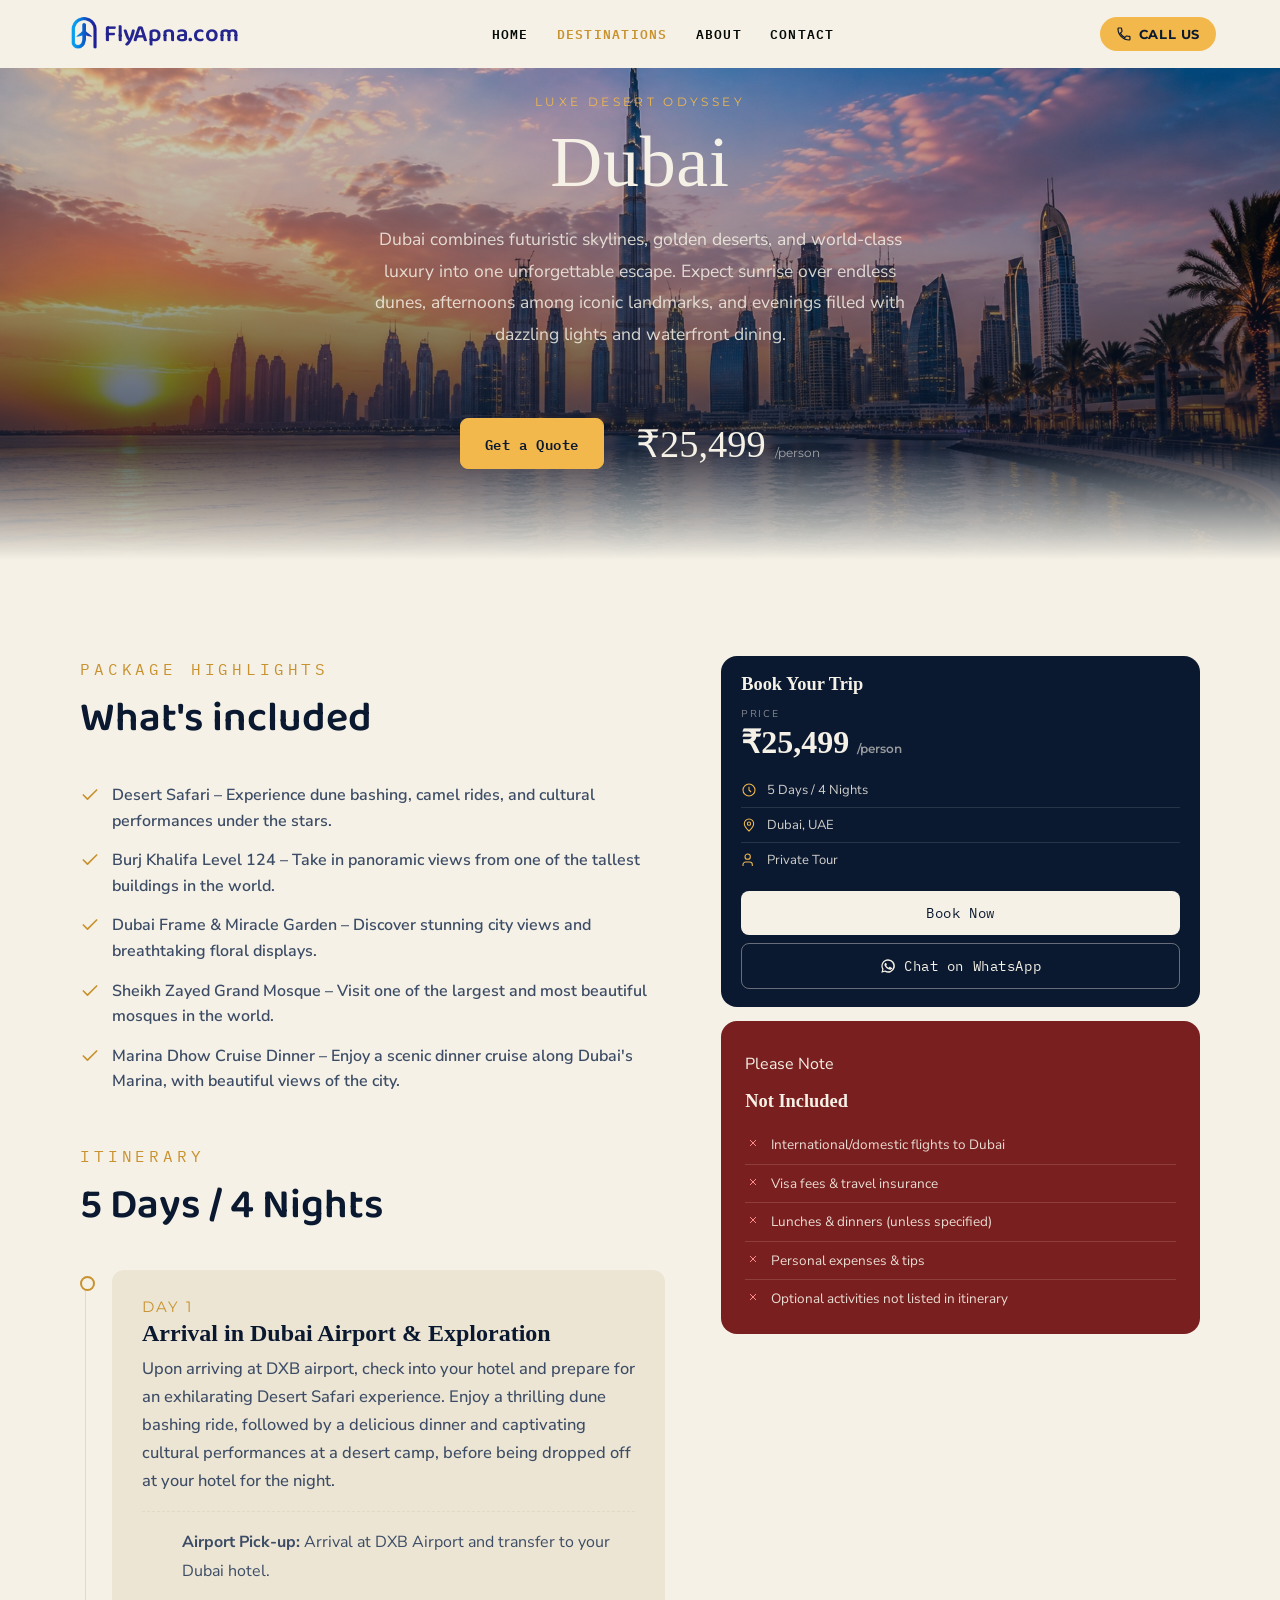
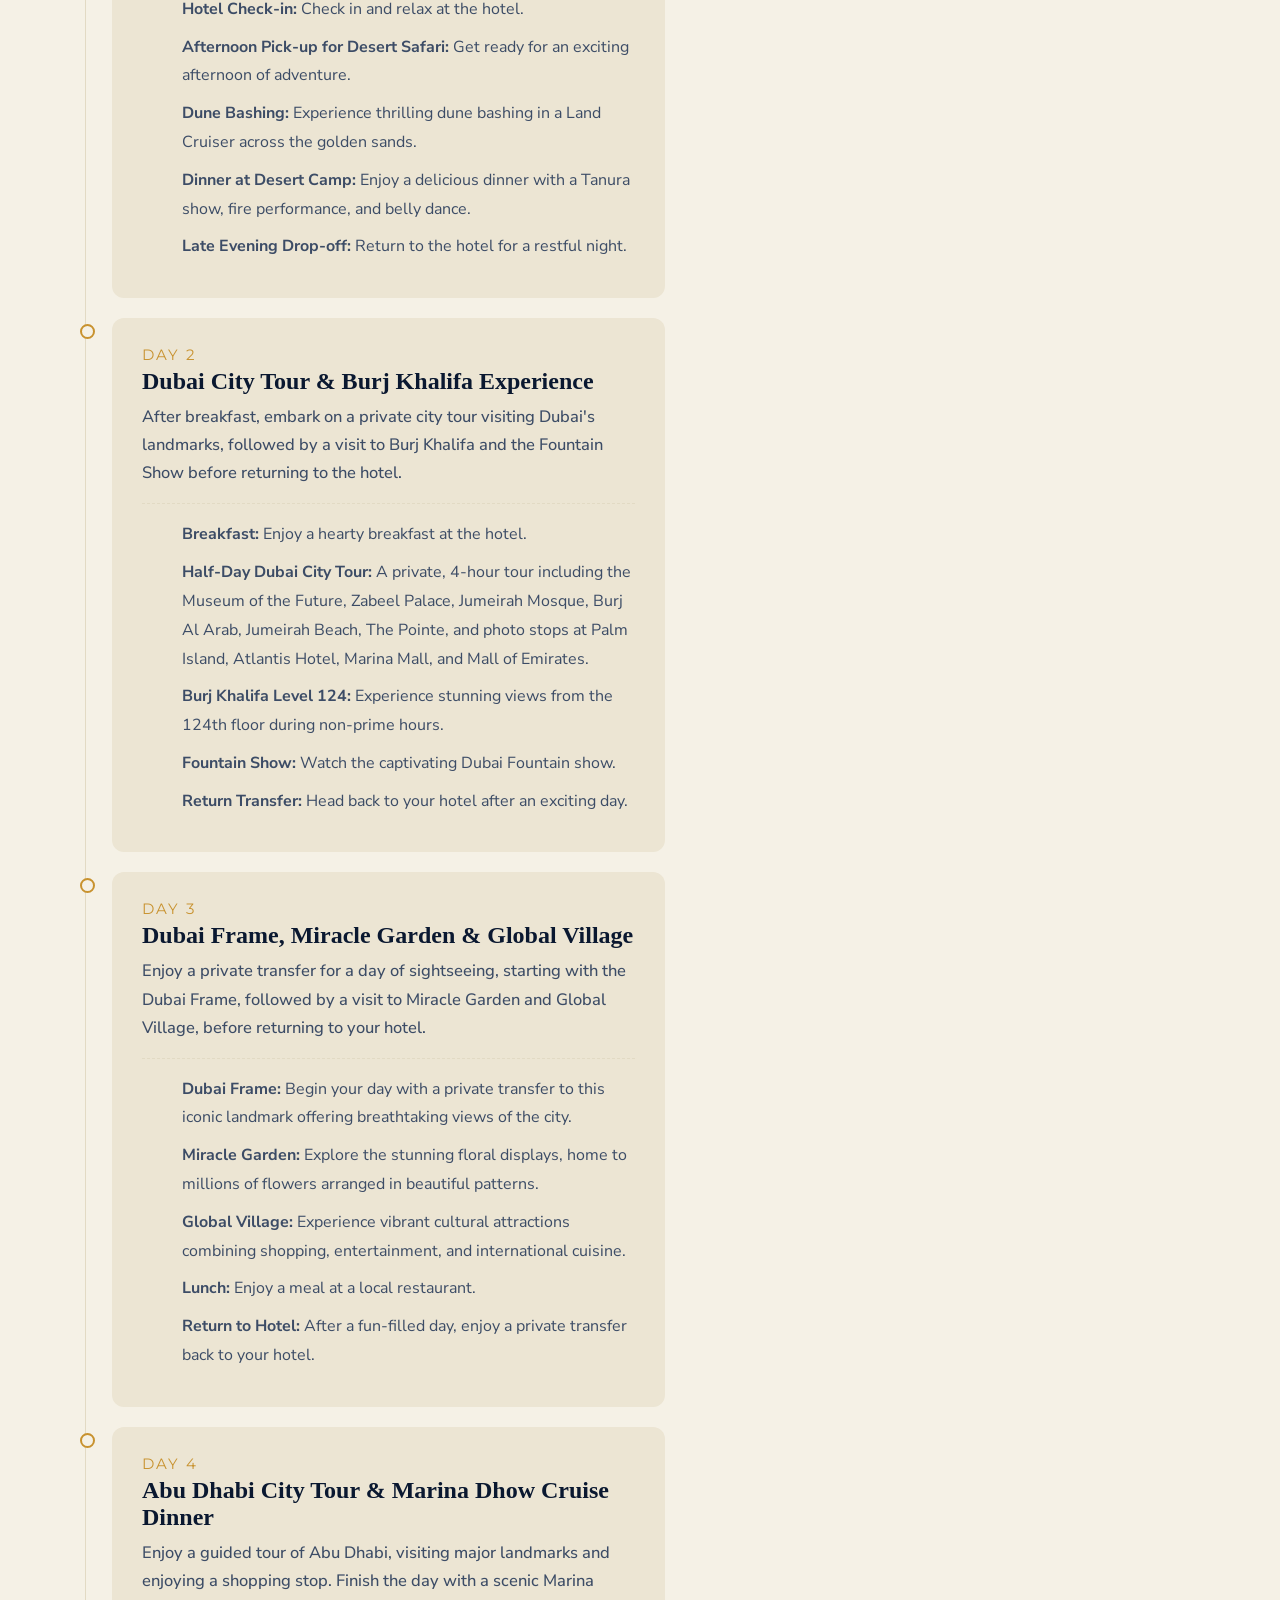
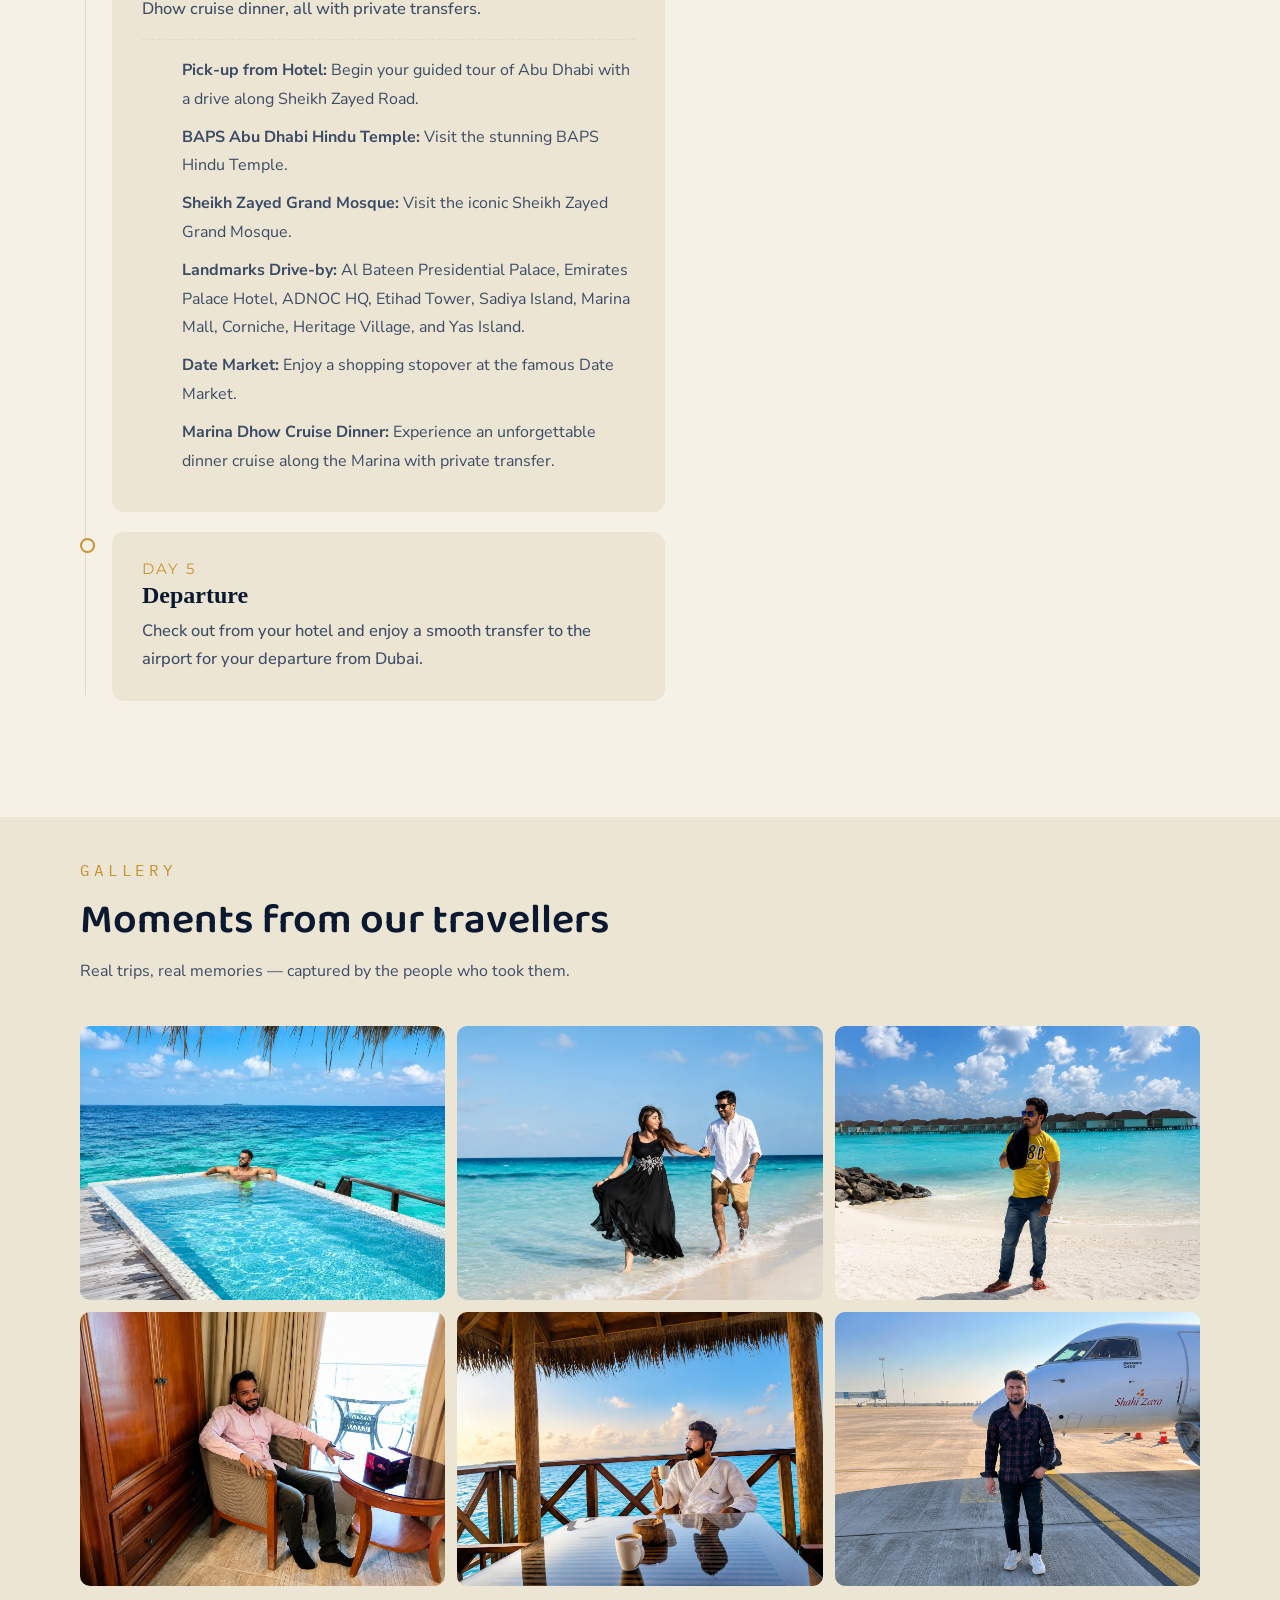
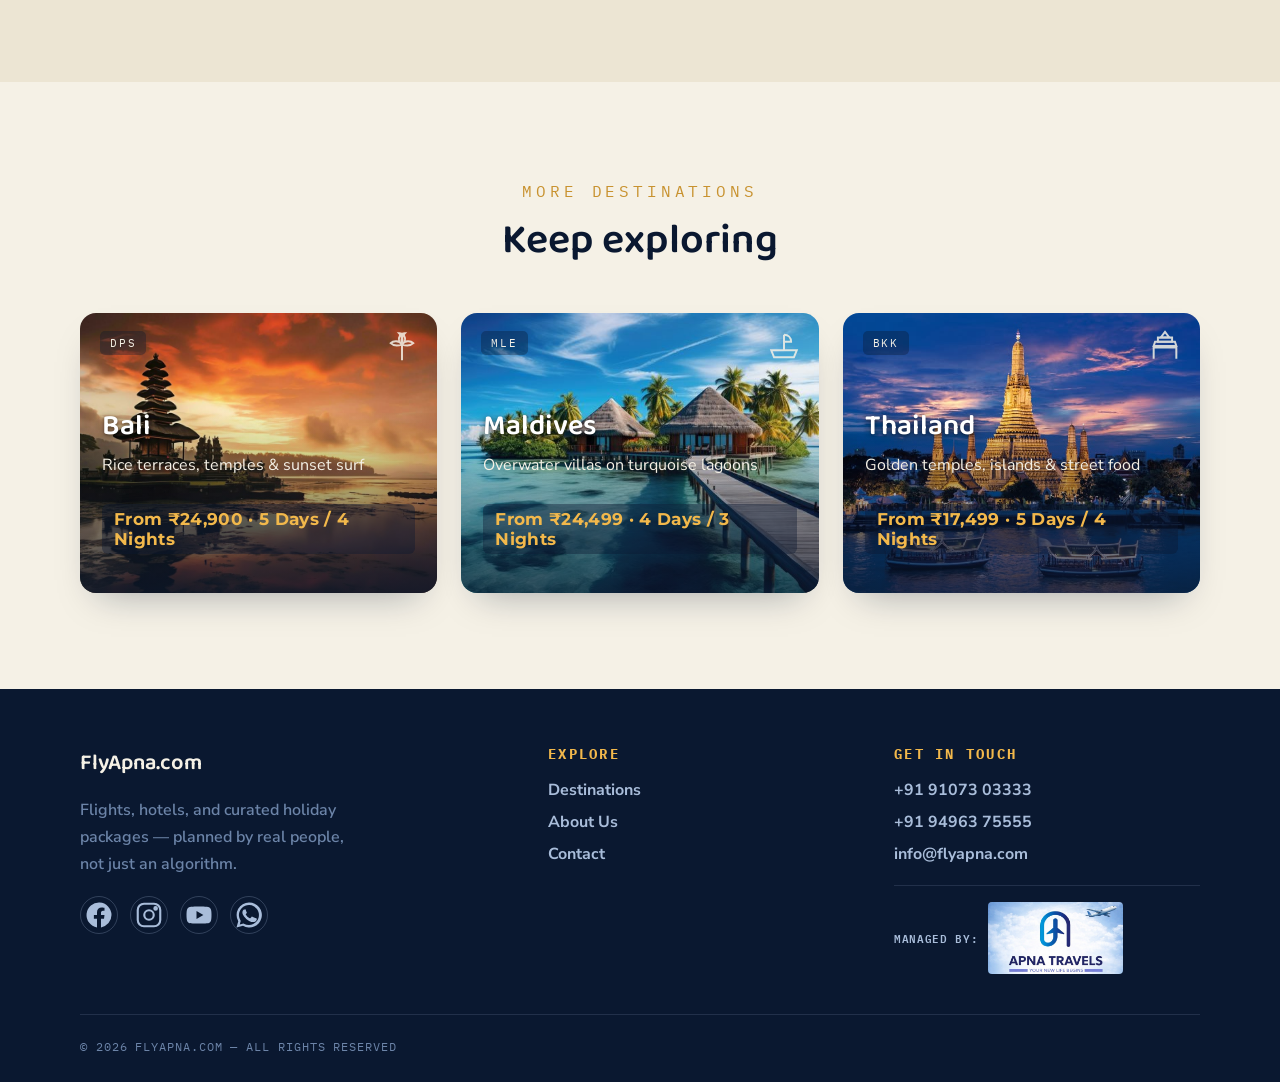
<file: dubai.html>
<!DOCTYPE html>
<html lang="en">
<head>
<meta charset="UTF-8">
<meta name="viewport" content="width=device-width, initial-scale=1.0">
<title>Dubai — FlyApna.com</title>
<meta name="description" content="Dubai holiday package from ₹25,499 — 5 Days / 4 Nights. Plan your trip with FlyApna.com.">
<link rel="preconnect" href="https://fonts.googleapis.com">
<link rel="preconnect" href="https://fonts.gstatic.com" crossorigin>
<link href="https://fonts.googleapis.com/css2?family=Baloo+2:wght@500;600;700;800&family=Nunito+Sans:wght@400;500;600;700&family=IBM+Plex+Mono:wght@400;500&family=Montserrat:wght@500;600&display=swap" rel="stylesheet">
<link rel="stylesheet" href="styles.css">
<!-- Google tag (gtag.js) -->
<script async src="https://www.googletagmanager.com/gtag/js?id=G-WCPJ1PGZ05"></script>
<script>
  window.dataLayer = window.dataLayer || [];
  function gtag(){dataLayer.push(arguments);}
  gtag('js', new Date());

  gtag('config', 'G-WCPJ1PGZ05');
</script>
</head>
<body>
<nav class="navbar" style="position:fixed; background:rgb(246 241 230);">
   <a href="index.html" class="nav-brand">
    <img src="logo.png" alt="FlyApna logo" class="nav-logo-img">
    <span class="nav-logo">Fly<span class="accent">Apna</span>.com</span>
  </a>
  <ul class="nav-links">
    <li><a href="index.html">Home</a></li>
    <li><a href="destinations.html" class="active">Destinations</a></li>
    <li><a href="about.html">About</a></li>
    <li><a href="contact.html">Contact</a></li>
  </ul>
  <a href="tel:+919107303333" class="nav-call" id="navCallBtn">
    <svg viewBox="0 0 24 24" fill="none" stroke="currentColor" stroke-width="1.8"><path d="M6.6 10.8a15 15 0 0 0 6.6 6.6l2.2-2.2a1 1 0 0 1 1-.2 11 11 0 0 0 3.5.6 1 1 0 0 1 1 1V20a1 1 0 0 1-1 1A17 17 0 0 1 3 4a1 1 0 0 1 1-1h3.4a1 1 0 0 1 1 1 11 11 0 0 0 .6 3.5 1 1 0 0 1-.2 1z"/></svg>
    <span>Call Us</span>
  </a>
  <button class="nav-toggle" aria-label="Toggle menu" aria-expanded="false">
    <svg viewBox="0 0 24 24" fill="none" stroke="currentColor" stroke-width="1.8"><path d="M4 7h16M4 12h16M4 17h16"/></svg>
  </button>
</nav>
<!-- HERO -->
<section class="luxe-hero" style="background-image:url('dubai-navbar.png');">
  <div class="luxe-hero__inner">
    <p class="luxe-hero__eyebrow">Luxe Desert Odyssey</p>
    <h1 class="luxe-hero__title">Dubai</h1>
    <p class="luxe-hero__desc">Dubai combines futuristic skylines, golden deserts, and world-class luxury into one unforgettable escape. Expect sunrise over endless dunes, afternoons among iconic landmarks, and evenings filled with dazzling lights and waterfront dining.</p>
    <div class="luxe-hero__cta">
      <a href="https://wa.me/919107303333?text=Hi!%20I'd%20like%20a%20quote%20for%20the%20Dubai%20package." class="btn btn-gold" data-dest="Dubai">Get a Quote</a>
      <div class="luxe-hero__price">
        <p class="luxe-hero__price-value">₹25,499 <span>/person</span></p>
      </div>
    </div>
  </div>
</section>

<section class="section">
  <div class="section-inner two-col">
    <div>
      <div class="section-head">
        <p class="eyebrow" style="color:var(--gold-deep);">Package highlights</p>
        <h2>What's included</h2>
      </div>
      <ul class="highlight-list">
        <li><svg viewBox="0 0 24 24" fill="none" stroke="currentColor" stroke-width="2" stroke-linecap="round" stroke-linejoin="round"><path d="M4 12l5 5L20 6"/></svg><span>Desert Safari – Experience dune bashing, camel rides, and cultural performances under the stars.</span></li>
        <li><svg viewBox="0 0 24 24" fill="none" stroke="currentColor" stroke-width="2" stroke-linecap="round" stroke-linejoin="round"><path d="M4 12l5 5L20 6"/></svg><span>Burj Khalifa Level 124 – Take in panoramic views from one of the tallest buildings in the world.</span></li>
        <li><svg viewBox="0 0 24 24" fill="none" stroke="currentColor" stroke-width="2" stroke-linecap="round" stroke-linejoin="round"><path d="M4 12l5 5L20 6"/></svg><span>Dubai Frame & Miracle Garden – Discover stunning city views and breathtaking floral displays.</span></li>
        <li><svg viewBox="0 0 24 24" fill="none" stroke="currentColor" stroke-width="2" stroke-linecap="round" stroke-linejoin="round"><path d="M4 12l5 5L20 6"/></svg><span>Sheikh Zayed Grand Mosque – Visit one of the largest and most beautiful mosques in the world.</span></li>
        <li><svg viewBox="0 0 24 24" fill="none" stroke="currentColor" stroke-width="2" stroke-linecap="round" stroke-linejoin="round"><path d="M4 12l5 5L20 6"/></svg><span>Marina Dhow Cruise Dinner – Enjoy a scenic dinner cruise along Dubai's Marina, with beautiful views of the city.</span></li>
      </ul>

      <div class="section-head" style="margin-top:48px;">
        <p class="eyebrow" style="color:var(--gold-deep);">Itinerary</p>
        <h2>5 Days / 4 Nights</h2>
      </div>

      <div class="luxe-timeline">
        <div class="luxe-timeline-item">
          <div class="luxe-timeline-card">
            <p class="luxe-timeline-card__day">Day 1</p>
            <h5 class="luxe-timeline-card__title">Arrival in Dubai Airport & Exploration</h5>
            <p class="luxe-timeline-card__desc">Upon arriving at DXB airport, check into your hotel and prepare for an exhilarating Desert Safari experience. Enjoy a thrilling dune bashing ride, followed by a delicious dinner and captivating cultural performances at a desert camp, before being dropped off at your hotel for the night.</p>
            <ul class="luxe-timeline-card__list">
              <li><strong>Airport Pick-up:</strong> Arrival at DXB Airport and transfer to your Dubai hotel.</li>
              <li><strong>Hotel Check-in:</strong> Check in and relax at the hotel.</li>
              <li><strong>Afternoon Pick-up for Desert Safari:</strong> Get ready for an exciting afternoon of adventure.</li>
              <li><strong>Dune Bashing:</strong> Experience thrilling dune bashing in a Land Cruiser across the golden sands.</li>
              <li><strong>Dinner at Desert Camp:</strong> Enjoy a delicious dinner with a Tanura show, fire performance, and belly dance.</li>
              <li><strong>Late Evening Drop-off:</strong> Return to the hotel for a restful night.</li>
            </ul>
          </div>
        </div>

        <div class="luxe-timeline-item">
          <div class="luxe-timeline-card">
            <p class="luxe-timeline-card__day">Day 2</p>
            <h5 class="luxe-timeline-card__title">Dubai City Tour & Burj Khalifa Experience</h5>
            <p class="luxe-timeline-card__desc">After breakfast, embark on a private city tour visiting Dubai's landmarks, followed by a visit to Burj Khalifa and the Fountain Show before returning to the hotel.</p>
            <ul class="luxe-timeline-card__list">
              <li><strong>Breakfast:</strong> Enjoy a hearty breakfast at the hotel.</li>
              <li><strong>Half-Day Dubai City Tour:</strong> A private, 4-hour tour including the Museum of the Future, Zabeel Palace, Jumeirah Mosque, Burj Al Arab, Jumeirah Beach, The Pointe, and photo stops at Palm Island, Atlantis Hotel, Marina Mall, and Mall of Emirates.</li>
              <li><strong>Burj Khalifa Level 124:</strong> Experience stunning views from the 124th floor during non-prime hours.</li>
              <li><strong>Fountain Show:</strong> Watch the captivating Dubai Fountain show.</li>
              <li><strong>Return Transfer:</strong> Head back to your hotel after an exciting day.</li>
            </ul>
          </div>
        </div>

        <div class="luxe-timeline-item">
          <div class="luxe-timeline-card">
            <p class="luxe-timeline-card__day">Day 3</p>
            <h5 class="luxe-timeline-card__title">Dubai Frame, Miracle Garden & Global Village</h5>
            <p class="luxe-timeline-card__desc">Enjoy a private transfer for a day of sightseeing, starting with the Dubai Frame, followed by a visit to Miracle Garden and Global Village, before returning to your hotel.</p>
            <ul class="luxe-timeline-card__list">
              <li><strong>Dubai Frame:</strong> Begin your day with a private transfer to this iconic landmark offering breathtaking views of the city.</li>
              <li><strong>Miracle Garden:</strong> Explore the stunning floral displays, home to millions of flowers arranged in beautiful patterns.</li>
              <li><strong>Global Village:</strong> Experience vibrant cultural attractions combining shopping, entertainment, and international cuisine.</li>
              <li><strong>Lunch:</strong> Enjoy a meal at a local restaurant.</li>
              <li><strong>Return to Hotel:</strong> After a fun-filled day, enjoy a private transfer back to your hotel.</li>
            </ul>
          </div>
        </div>

        <div class="luxe-timeline-item">
          <div class="luxe-timeline-card">
            <p class="luxe-timeline-card__day">Day 4</p>
            <h5 class="luxe-timeline-card__title">Abu Dhabi City Tour & Marina Dhow Cruise Dinner</h5>
            <p class="luxe-timeline-card__desc">Enjoy a guided tour of Abu Dhabi, visiting major landmarks and enjoying a shopping stop. Finish the day with a scenic Marina Dhow cruise dinner, all with private transfers.</p>
            <ul class="luxe-timeline-card__list">
              <li><strong>Pick-up from Hotel:</strong> Begin your guided tour of Abu Dhabi with a drive along Sheikh Zayed Road.</li>
              <li><strong>BAPS Abu Dhabi Hindu Temple:</strong> Visit the stunning BAPS Hindu Temple.</li>
              <li><strong>Sheikh Zayed Grand Mosque:</strong> Visit the iconic Sheikh Zayed Grand Mosque.</li>
              <li><strong>Landmarks Drive-by:</strong> Al Bateen Presidential Palace, Emirates Palace Hotel, ADNOC HQ, Etihad Tower, Sadiya Island, Marina Mall, Corniche, Heritage Village, and Yas Island.</li>
              <li><strong>Date Market:</strong> Enjoy a shopping stopover at the famous Date Market.</li>
              <li><strong>Marina Dhow Cruise Dinner:</strong> Experience an unforgettable dinner cruise along the Marina with private transfer.</li>
            </ul>
          </div>
        </div>

        <div class="luxe-timeline-item">
          <div class="luxe-timeline-card">
            <p class="luxe-timeline-card__day">Day 5</p>
            <h5 class="luxe-timeline-card__title">Departure</h5>
            <p class="luxe-timeline-card__desc">Check out from your hotel and enjoy a smooth transfer to the airport for your departure from Dubai.</p>
          </div>
        </div>
      </div>

      
    </div>

    <div>
      <div class="luxe-reserve" id="reserve-odyssey">
        <h3 class="luxe-reserve__title">Book Your Trip</h3>
        <p class="luxe-reserve__price-label">Price</p>
        <p class="luxe-reserve__price-value">₹25,499 <span>/person</span></p>

        <div class="luxe-reserve__row">
          <svg viewBox="0 0 24 24" fill="none" stroke="currentColor" stroke-width="1.6"><circle cx="12" cy="12" r="9"/><path d="M12 7v5l3 3"/></svg>
          5 Days / 4 Nights
        </div>
        <div class="luxe-reserve__row">
          <svg viewBox="0 0 24 24" fill="none" stroke="currentColor" stroke-width="1.6"><path d="M12 21s-7-6.5-7-11a7 7 0 0 1 14 0c0 4.5-7 11-7 11z"/><circle cx="12" cy="10" r="2.5"/></svg>
          Dubai, UAE
        </div>
        <div class="luxe-reserve__row">
          <svg viewBox="0 0 24 24" fill="none" stroke="currentColor" stroke-width="1.6"><path d="M17 21v-2a4 4 0 0 0-4-4H7a4 4 0 0 0-4 4v2"/><circle cx="10" cy="7" r="4"/></svg>
          Private Tour
        </div>

        <div class="luxe-reserve__actions">
          <a href="contact.html" class="btn" style="background:var(--paper); color:var(--sky-deep); justify-content:center;">Book Now</a>
          <a href="https://wa.me/919107303333?text=Hi!%20I'd%20like%20a%20quote%20for%20the%20Dubai%20package." class="btn btn-outline" style="justify-content:center;" data-dest="Dubai">
            <svg viewBox="0 0 24 24" fill="currentColor" style="width:16px;height:16px;"><path d="M12 2a10 10 0 0 0-8.6 15L2 22l5.2-1.4A10 10 0 1 0 12 2zm0 18a8 8 0 0 1-4.1-1.1l-.3-.2-3 .8.8-2.9-.2-.3A8 8 0 1 1 12 20zm4.4-5.9c-.2-.1-1.4-.7-1.7-.8s-.4-.1-.6.1-.7.8-.9 1-.3.2-.6.1a6.5 6.5 0 0 1-1.9-1.2 7.2 7.2 0 0 1-1.3-1.7c-.1-.2 0-.4.1-.5l.4-.4.3-.4a.5.5 0 0 0 0-.5c-.1-.1-.6-1.4-.8-1.9s-.4-.4-.6-.4h-.5a1 1 0 0 0-.7.3 3 3 0 0 0-.9 2.2c0 1.3 1 2.6 1.1 2.7s2 3 4.7 4.2a5.7 5.7 0 0 0 3.5.7 3 3 0 0 0 2-1.4 2.4 2.4 0 0 0 .2-1.4c-.1-.1-.3-.2-.5-.3z"/></svg>
            Chat on WhatsApp
          </a>
        </div>
      </div>

      <div class="luxe-excluded">
        <p class="luxe-excluded__eyebrow">Please Note</p>
        <h3 class="luxe-excluded__title">Not Included</h3>

        <div class="luxe-excluded__row">
          <span class="luxe-excluded__icon">
            <svg viewBox="0 0 24 24" fill="none" stroke="currentColor" stroke-width="2"><path d="M18 6 6 18M6 6l12 12"/></svg>
          </span>
          International/domestic flights to Dubai
        </div>
        <div class="luxe-excluded__row">
          <span class="luxe-excluded__icon">
            <svg viewBox="0 0 24 24" fill="none" stroke="currentColor" stroke-width="2"><path d="M18 6 6 18M6 6l12 12"/></svg>
          </span>
          Visa fees & travel insurance
        </div>
        <div class="luxe-excluded__row">
          <span class="luxe-excluded__icon">
            <svg viewBox="0 0 24 24" fill="none" stroke="currentColor" stroke-width="2"><path d="M18 6 6 18M6 6l12 12"/></svg>
          </span>
          Lunches & dinners (unless specified)
        </div>
        <div class="luxe-excluded__row">
          <span class="luxe-excluded__icon">
            <svg viewBox="0 0 24 24" fill="none" stroke="currentColor" stroke-width="2"><path d="M18 6 6 18M6 6l12 12"/></svg>
          </span>
          Personal expenses & tips
        </div>
        <div class="luxe-excluded__row">
          <span class="luxe-excluded__icon">
            <svg viewBox="0 0 24 24" fill="none" stroke="currentColor" stroke-width="2"><path d="M18 6 6 18M6 6l12 12"/></svg>
          </span>
          Optional activities not listed in itinerary
        </div>
      </div>
    </div>
  </div>
</section>

<section class="section" style="background:var(--paper-dim); padding-top:40px;">
  <div class="section-inner">
    <div class="section-head">
      <p class="eyebrow" style="color:var(--gold-deep);">Gallery</p>
      <h2>Moments from our travellers</h2>
      <p>Real trips, real memories — captured by the people who took them.</p>
    </div>
    <div class="gallery-grid">
      <img src="photo-1.png" alt="Dubai gallery photo 1" class="gallery-tile">
      <img src="photo-2.png" alt="Dubai gallery photo 2" class="gallery-tile">
      <img src="photo-3.png" alt="Dubai gallery photo 3" class="gallery-tile">
      <img src="photo-4.png" alt="Dubai gallery photo 4" class="gallery-tile">
      <img src="photo-5.png" alt="Dubai gallery photo 5" class="gallery-tile">
      <img src="photo-6.png" alt="Dubai gallery photo 6" class="gallery-tile">
    </div>
  </div>
</section>

<section class="section">
  <div class="section-inner">
    <div class="section-head center">
      <p class="eyebrow" style="color:var(--gold-deep);">More destinations</p>
      <h2>Keep exploring</h2>
    </div>
    <div class="dest-grid">
      <a class="dest-card grad-bali" href="bali.html" style="background: url('bali-card.jpg') center/cover no-repeat;">
    <span class="code">DPS</span>
    <span class="icon"><svg viewBox="0 0 24 24" fill="none" stroke="currentColor" stroke-width="1.4"><path d="M12 22V11"/><path d="M12 11c-2-3-6-3-8-1 2 2 5 2 8 1z"/><path d="M12 11c2-3 6-3 8-1-2 2-5 2-8 1z"/><path d="M12 11c-1-3 0-6 2-8-3 0-5 3-4 6"/><path d="M12 11c1-3 0-6-2-8 3 0 5 3 4 6"/></svg></span>
    <h3>Bali</h3>
    <p class="tagline">Rice terraces, temples & sunset surf</p>
    <p class="price">From ₹24,900 · 5 Days / 4 Nights</p>
  </a>
<a class="dest-card grad-maldives" href="maldives.html" style="background: url('maldives-card.jpeg') center/cover no-repeat;">
    <span class="code">MLE</span>
    <span class="icon"><svg viewBox="0 0 24 24" fill="none" stroke="currentColor" stroke-width="1.4"><path d="M3 15h18l-2 5H5l-2-5z"/><path d="M12 15V4"/><path d="M12 4c3 0 5 2 5 5h-5"/></svg></span>
    <h3>Maldives</h3>
    <p class="tagline">Overwater villas on turquoise lagoons</p>
    <p class="price">From ₹24,499 · 4 Days / 3 Nights</p>
  </a>
<a class="dest-card grad-thailand" href="thailand.html" style="background: url('thailand-card.jpeg') center/cover no-repeat;">
    <span class="code">BKK</span>
    <span class="icon"><svg viewBox="0 0 24 24" fill="none" stroke="currentColor" stroke-width="1.4"><path d="M12 2l3 4H9l3-4z"/><path d="M7 6h10v3H7z"/><path d="M5 9h14l1 3H4l1-3z"/><path d="M4 21V13h16v8"/></svg></span>
    <h3>Thailand</h3>
    <p class="tagline">Golden temples, islands & street food</p>
    <p class="price">From ₹17,499 · 5 Days / 4 Nights</p>
  </a>
    </div>
  </div>
</section>

<footer class="site-footer">
  <div class="footer-grid">
    <div>
      <p class="footer-brand">FlyApna.com</p>
      <p class="footer-tagline">Flights, hotels, and curated holiday packages — planned by real people, not just an algorithm.</p>
      <div class="footer-social">
        <a href="https://www.facebook.com/profile.php?id=61591713606710" target="_blank" rel="noopener" aria-label="Facebook">
          <svg viewBox="0 0 24 24" fill="currentColor"><path d="M22 12a10 10 0 1 0-11.6 9.9v-7H7.9V12h2.5V9.8c0-2.5 1.5-3.9 3.8-3.9 1.1 0 2.2.2 2.2.2v2.4h-1.2c-1.2 0-1.6.8-1.6 1.6V12h2.8l-.4 2.9h-2.4v7A10 10 0 0 0 22 12z"/></svg>
        </a>
        <a href="https://instagram.com/flyapna" target="_blank" rel="noopener" aria-label="Instagram">
          <svg viewBox="0 0 24 24" fill="none" stroke="currentColor" stroke-width="1.7"><rect x="3" y="3" width="18" height="18" rx="5"/><circle cx="12" cy="12" r="3.8"/><circle cx="17.3" cy="6.7" r="1"/></svg>
        </a>
        <a href="https://youtube.com/@flyapna" target="_blank" rel="noopener" aria-label="YouTube">
          <svg viewBox="0 0 24 24" fill="currentColor"><path d="M22 12c0-2.5-.2-4-.6-4.9-.3-.6-.8-1.1-1.4-1.4C18.9 5.2 12 5.2 12 5.2s-6.9 0-8 .5c-.6.3-1.1.8-1.4 1.4C2.2 8 2 9.5 2 12s.2 4 .6 4.9c.3.6.8 1.1 1.4 1.4 1.1.5 8 .5 8 .5s6.9 0 8-.5c.6-.3 1.1-.8 1.4-1.4.4-.9.6-2.4.6-4.9zM10 15.2V8.8l5.5 3.2-5.5 3.2z"/></svg>
        </a>
        <a href="https://wa.me/919107303333?text=Hi!%20I'd%20like%20to%20know%20more%20about%20FlyApna%20holiday%20packages." target="_blank" rel="noopener" aria-label="WhatsApp">
          <svg viewBox="0 0 24 24" fill="currentColor"><path d="M12 2a10 10 0 0 0-8.6 15L2 22l5.2-1.4A10 10 0 1 0 12 2zm0 18a8 8 0 0 1-4.1-1.1l-.3-.2-3 .8.8-2.9-.2-.3A8 8 0 1 1 12 20zm4.4-5.9c-.2-.1-1.4-.7-1.7-.8s-.4-.1-.6.1-.7.8-.9 1-.3.2-.6.1a6.5 6.5 0 0 1-1.9-1.2 7.2 7.2 0 0 1-1.3-1.7c-.1-.2 0-.4.1-.5l.4-.4.3-.4a.5.5 0 0 0 0-.5c-.1-.1-.6-1.4-.8-1.9s-.4-.4-.6-.4h-.5a1 1 0 0 0-.7.3 3 3 0 0 0-.9 2.2c0 1.3 1 2.6 1.1 2.7s2 3 4.7 4.2a5.7 5.7 0 0 0 3.5.7 3 3 0 0 0 2-1.4 2.4 2.4 0 0 0 .2-1.4c-.1-.1-.3-.2-.5-.3z"/></svg>
        </a>
      </div>
    </div>
    <div class="footer-col">
      <h4>Explore</h4>
      <ul>
        <li><a href="destinations.html">Destinations</a></li>
        <li><a href="about.html">About Us</a></li>
        <li><a href="contact.html">Contact</a></li>
      </ul>
    </div>
    <div class="footer-col">
      <h4>Get in touch</h4>
      <ul>
<li><a href="tel:+919107303333">+91 91073 03333</a></li>
<li><a href="https://wa.me/919496375555?text=Hi!%20I'd%20like%20to%20know%20more%20about%20FlyApna%20holiday%20packages." class="no-wa-rewrite">+91 94963 75555</a></li>
        <li><a href="mailto:info@flyapna.com">info@flyapna.com</a></li>
      </ul>
      <div class="footer-managed">
        <span>Managed By:</span>
        <a href="https://apnatravels.org" target="_blank" rel="noopener">
          <img src="apnatravels-logo.jpeg" alt="Apna Travels">
        </a>
      </div>
    </div>
  </div>

  <div class="footer-bottom">© 2026 FlyApna.com — All rights reserved</div>
</footer>
<script src="main.js"></script>
</body>
</html>
</file>
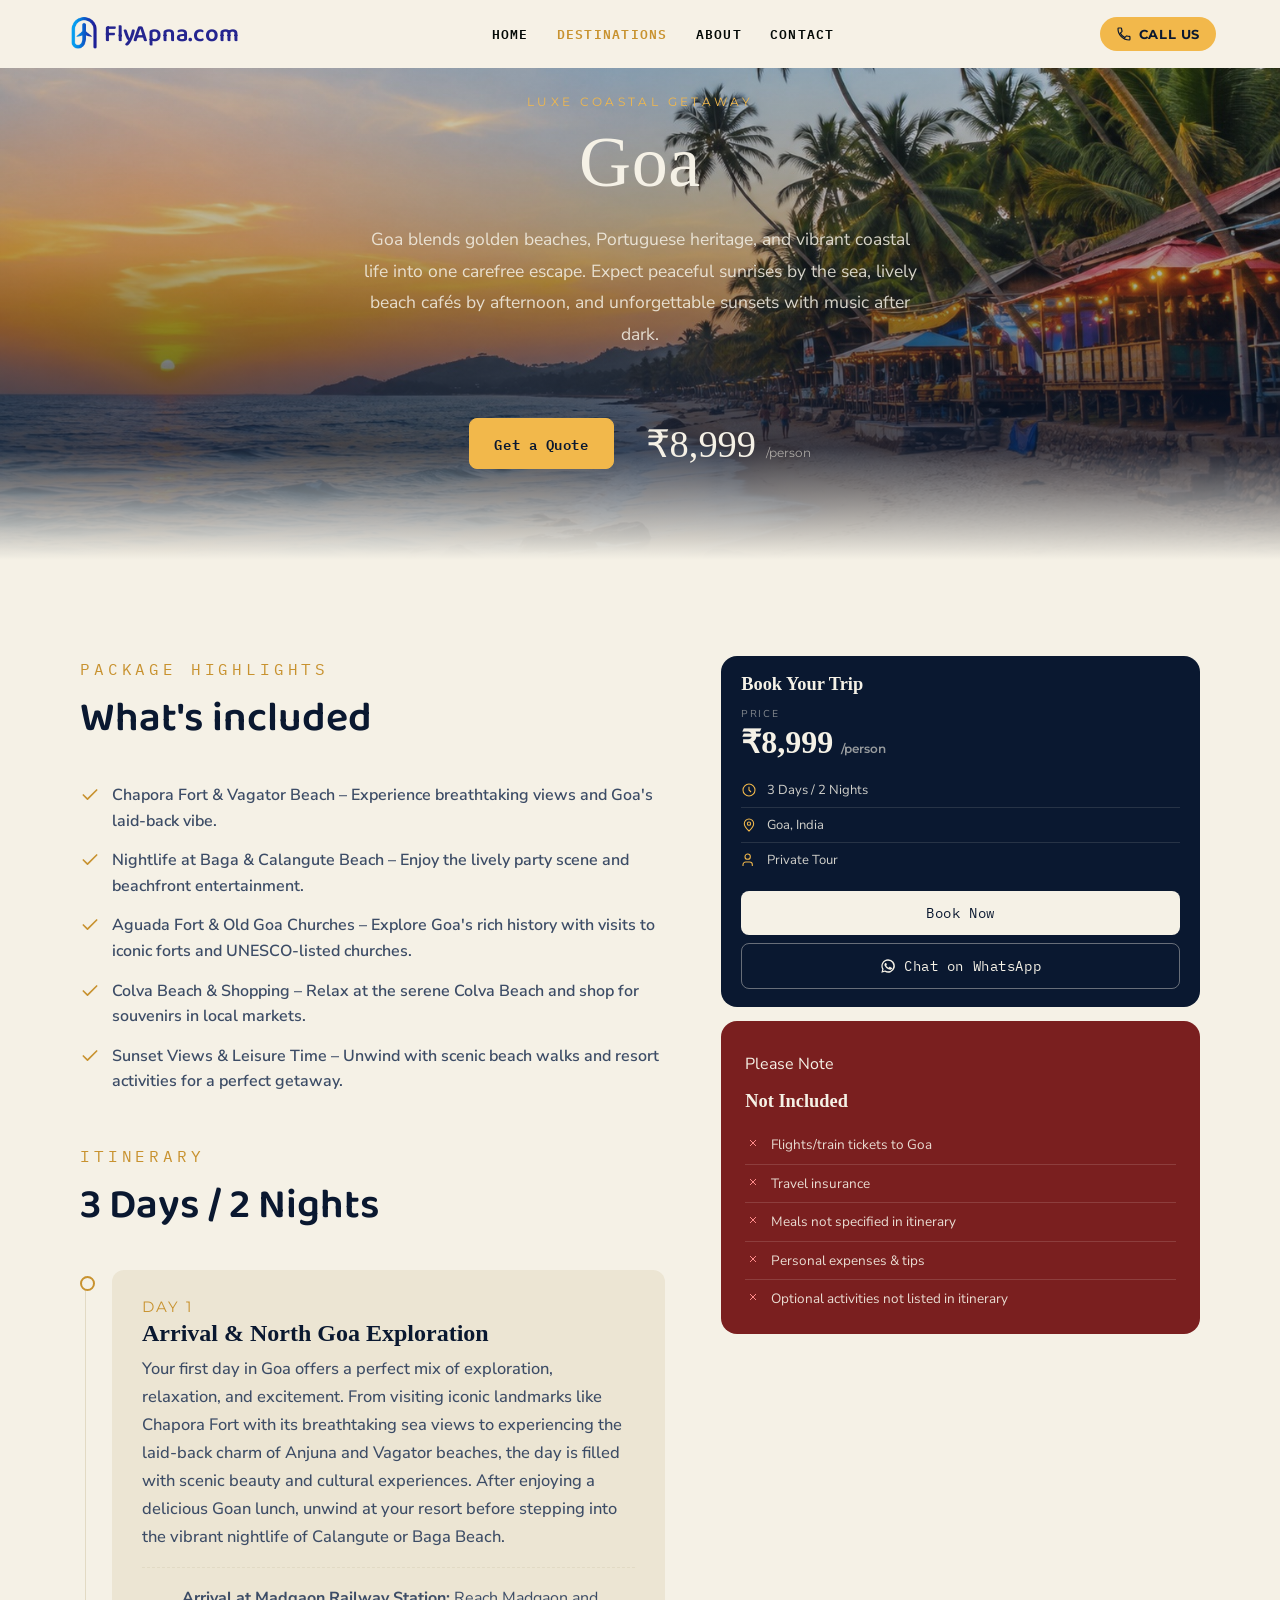
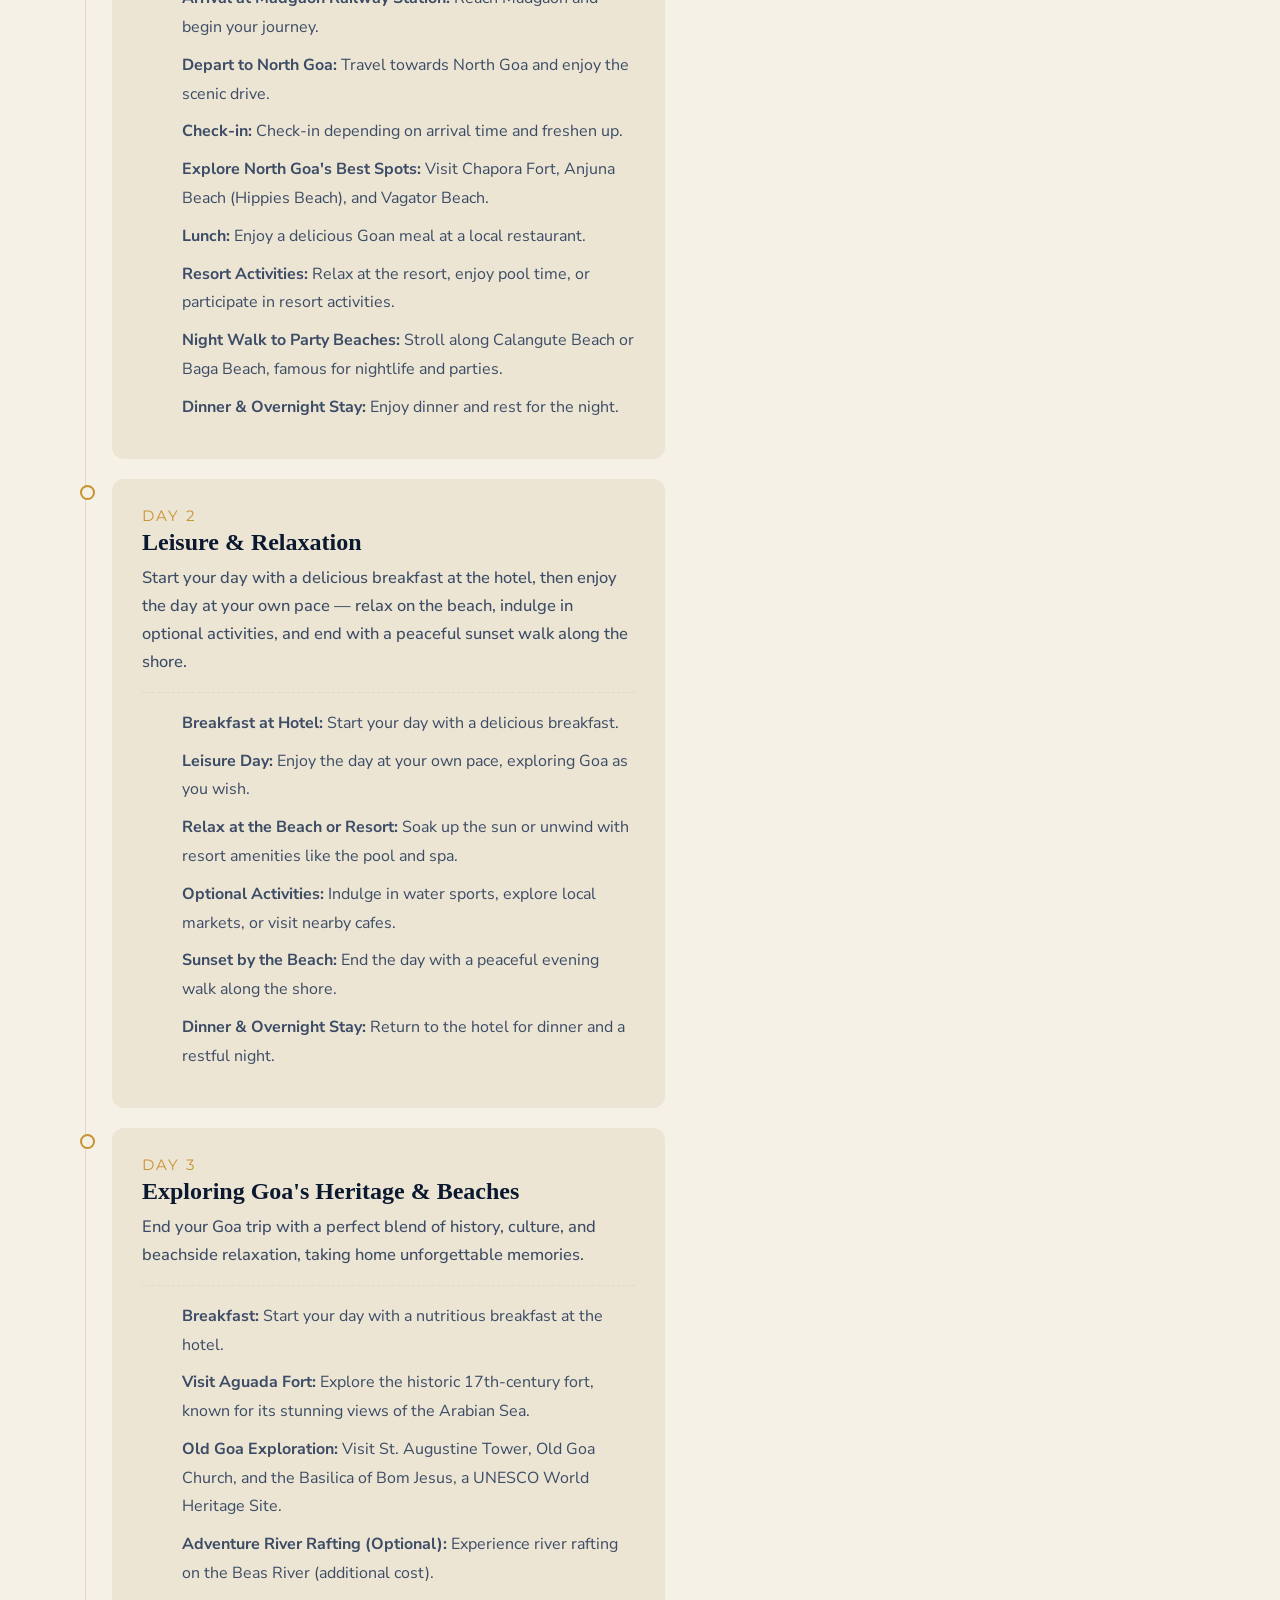
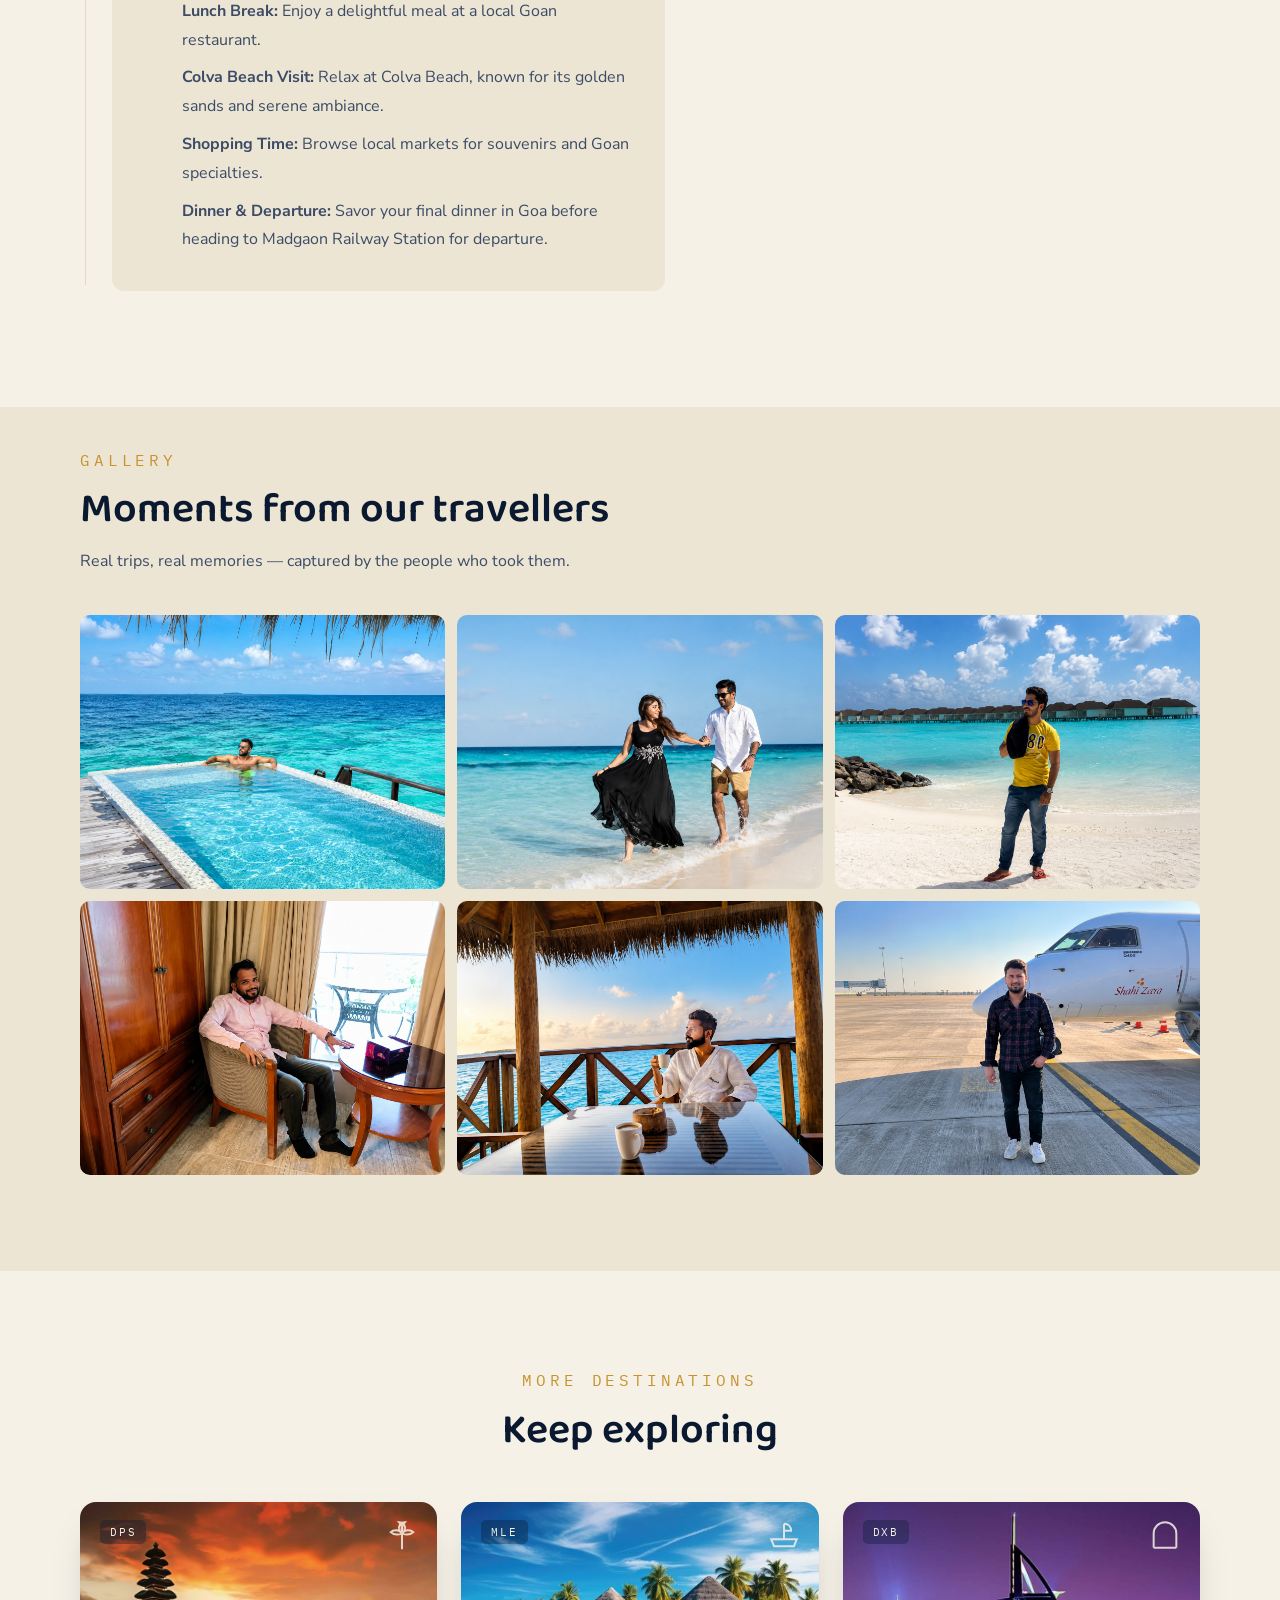
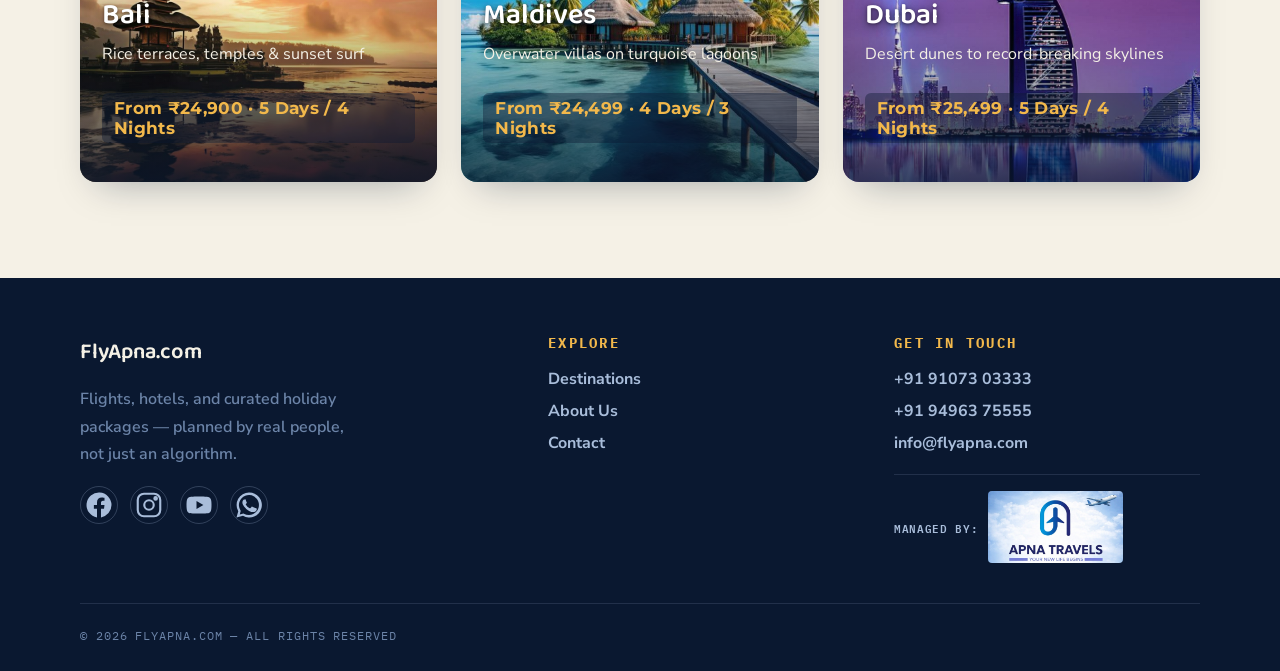
<file: goa.html>
<!DOCTYPE html>
<html lang="en">
<head>
<meta charset="UTF-8">
<meta name="viewport" content="width=device-width, initial-scale=1.0">
<title>Goa — FlyApna.com</title>
<meta name="description" content="Goa holiday package from ₹8,999 — 3 Days / 2 Nights. Plan your trip with FlyApna.com.">
<link rel="preconnect" href="https://fonts.googleapis.com">
<link rel="preconnect" href="https://fonts.gstatic.com" crossorigin>
<link href="https://fonts.googleapis.com/css2?family=Baloo+2:wght@500;600;700;800&family=Nunito+Sans:wght@400;500;600;700&family=IBM+Plex+Mono:wght@400;500&family=Montserrat:wght@500;600&display=swap" rel="stylesheet">
<link rel="stylesheet" href="styles.css">
<!-- Google tag (gtag.js) -->
<script async src="https://www.googletagmanager.com/gtag/js?id=G-WCPJ1PGZ05"></script>
<script>
  window.dataLayer = window.dataLayer || [];
  function gtag(){dataLayer.push(arguments);}
  gtag('js', new Date());

  gtag('config', 'G-WCPJ1PGZ05');
</script>
</head>
<body>
<nav class="navbar" style="position:fixed; background:rgb(246 241 230);">
   <a href="index.html" class="nav-brand">
    <img src="logo.png" alt="FlyApna logo" class="nav-logo-img">
    <span class="nav-logo">Fly<span class="accent">Apna</span>.com</span>
  </a>
  <ul class="nav-links">
    <li><a href="index.html">Home</a></li>
    <li><a href="destinations.html" class="active">Destinations</a></li>
    <li><a href="about.html">About</a></li>
    <li><a href="contact.html">Contact</a></li>
  </ul>
  <a href="tel:+919107303333" class="nav-call" id="navCallBtn">
    <svg viewBox="0 0 24 24" fill="none" stroke="currentColor" stroke-width="1.8"><path d="M6.6 10.8a15 15 0 0 0 6.6 6.6l2.2-2.2a1 1 0 0 1 1-.2 11 11 0 0 0 3.5.6 1 1 0 0 1 1 1V20a1 1 0 0 1-1 1A17 17 0 0 1 3 4a1 1 0 0 1 1-1h3.4a1 1 0 0 1 1 1 11 11 0 0 0 .6 3.5 1 1 0 0 1-.2 1z"/></svg>
    <span>Call Us</span>
  </a>
  <button class="nav-toggle" aria-label="Toggle menu" aria-expanded="false">
    <svg viewBox="0 0 24 24" fill="none" stroke="currentColor" stroke-width="1.8"><path d="M4 7h16M4 12h16M4 17h16"/></svg>
  </button>
</nav>

<!-- HERO -->
<section class="luxe-hero" style="background-image:url('goa-navbar.png');">
  <div class="luxe-hero__inner">
    <p class="luxe-hero__eyebrow">Luxe Coastal Getaway</p>
    <h1 class="luxe-hero__title">Goa</h1>
    <p class="luxe-hero__desc">Goa blends golden beaches, Portuguese heritage, and vibrant coastal life into one carefree escape. Expect peaceful sunrises by the sea, lively beach cafés by afternoon, and unforgettable sunsets with music after dark.</p>
    <div class="luxe-hero__cta">
      <a href="https://wa.me/919107303333?text=Hi!%20I'd%20like%20a%20quote%20for%20the%20Goa%20package." class="btn btn-gold" data-dest="Goa">Get a Quote</a>
      <div class="luxe-hero__price">
        <p class="luxe-hero__price-value">₹8,999 <span>/person</span></p>
      </div>
    </div>
  </div>
</section>

<section class="section">
  <div class="section-inner two-col">
    <div>
      <div class="section-head">
        <p class="eyebrow" style="color:var(--gold-deep);">Package highlights</p>
        <h2>What's included</h2>
      </div>
      <ul class="highlight-list">
        <li><svg viewBox="0 0 24 24" fill="none" stroke="currentColor" stroke-width="2" stroke-linecap="round" stroke-linejoin="round"><path d="M4 12l5 5L20 6"/></svg><span>Chapora Fort & Vagator Beach – Experience breathtaking views and Goa's laid-back vibe.</span></li>
        <li><svg viewBox="0 0 24 24" fill="none" stroke="currentColor" stroke-width="2" stroke-linecap="round" stroke-linejoin="round"><path d="M4 12l5 5L20 6"/></svg><span>Nightlife at Baga & Calangute Beach – Enjoy the lively party scene and beachfront entertainment.</span></li>
        <li><svg viewBox="0 0 24 24" fill="none" stroke="currentColor" stroke-width="2" stroke-linecap="round" stroke-linejoin="round"><path d="M4 12l5 5L20 6"/></svg><span>Aguada Fort & Old Goa Churches – Explore Goa's rich history with visits to iconic forts and UNESCO-listed churches.</span></li>
        <li><svg viewBox="0 0 24 24" fill="none" stroke="currentColor" stroke-width="2" stroke-linecap="round" stroke-linejoin="round"><path d="M4 12l5 5L20 6"/></svg><span>Colva Beach & Shopping – Relax at the serene Colva Beach and shop for souvenirs in local markets.</span></li>
        <li><svg viewBox="0 0 24 24" fill="none" stroke="currentColor" stroke-width="2" stroke-linecap="round" stroke-linejoin="round"><path d="M4 12l5 5L20 6"/></svg><span>Sunset Views & Leisure Time – Unwind with scenic beach walks and resort activities for a perfect getaway.</span></li>
      </ul>

      <div class="section-head" style="margin-top:48px;">
        <p class="eyebrow" style="color:var(--gold-deep);">Itinerary</p>
        <h2>3 Days / 2 Nights</h2>
      </div>

      <div class="luxe-timeline">
        <div class="luxe-timeline-item">
          <div class="luxe-timeline-card">
            <p class="luxe-timeline-card__day">Day 1</p>
            <h5 class="luxe-timeline-card__title">Arrival & North Goa Exploration</h5>
            <p class="luxe-timeline-card__desc">Your first day in Goa offers a perfect mix of exploration, relaxation, and excitement. From visiting iconic landmarks like Chapora Fort with its breathtaking sea views to experiencing the laid-back charm of Anjuna and Vagator beaches, the day is filled with scenic beauty and cultural experiences. After enjoying a delicious Goan lunch, unwind at your resort before stepping into the vibrant nightlife of Calangute or Baga Beach.</p>
            <ul class="luxe-timeline-card__list">
              <li><strong>Arrival at Madgaon Railway Station:</strong> Reach Madgaon and begin your journey.</li>
              <li><strong>Depart to North Goa:</strong> Travel towards North Goa and enjoy the scenic drive.</li>
              <li><strong>Check-in:</strong> Check-in depending on arrival time and freshen up.</li>
              <li><strong>Explore North Goa's Best Spots:</strong> Visit Chapora Fort, Anjuna Beach (Hippies Beach), and Vagator Beach.</li>
              <li><strong>Lunch:</strong> Enjoy a delicious Goan meal at a local restaurant.</li>
              <li><strong>Resort Activities:</strong> Relax at the resort, enjoy pool time, or participate in resort activities.</li>
              <li><strong>Night Walk to Party Beaches:</strong> Stroll along Calangute Beach or Baga Beach, famous for nightlife and parties.</li>
              <li><strong>Dinner & Overnight Stay:</strong> Enjoy dinner and rest for the night.</li>
            </ul>
          </div>
        </div>

        <div class="luxe-timeline-item">
          <div class="luxe-timeline-card">
            <p class="luxe-timeline-card__day">Day 2</p>
            <h5 class="luxe-timeline-card__title">Leisure & Relaxation</h5>
            <p class="luxe-timeline-card__desc">Start your day with a delicious breakfast at the hotel, then enjoy the day at your own pace — relax on the beach, indulge in optional activities, and end with a peaceful sunset walk along the shore.</p>
            <ul class="luxe-timeline-card__list">
              <li><strong>Breakfast at Hotel:</strong> Start your day with a delicious breakfast.</li>
              <li><strong>Leisure Day:</strong> Enjoy the day at your own pace, exploring Goa as you wish.</li>
              <li><strong>Relax at the Beach or Resort:</strong> Soak up the sun or unwind with resort amenities like the pool and spa.</li>
              <li><strong>Optional Activities:</strong> Indulge in water sports, explore local markets, or visit nearby cafes.</li>
              <li><strong>Sunset by the Beach:</strong> End the day with a peaceful evening walk along the shore.</li>
              <li><strong>Dinner & Overnight Stay:</strong> Return to the hotel for dinner and a restful night.</li>
            </ul>
          </div>
        </div>

        <div class="luxe-timeline-item">
          <div class="luxe-timeline-card">
            <p class="luxe-timeline-card__day">Day 3</p>
            <h5 class="luxe-timeline-card__title">Exploring Goa's Heritage & Beaches</h5>
            <p class="luxe-timeline-card__desc">End your Goa trip with a perfect blend of history, culture, and beachside relaxation, taking home unforgettable memories.</p>
            <ul class="luxe-timeline-card__list">
              <li><strong>Breakfast:</strong> Start your day with a nutritious breakfast at the hotel.</li>
              <li><strong>Visit Aguada Fort:</strong> Explore the historic 17th-century fort, known for its stunning views of the Arabian Sea.</li>
              <li><strong>Old Goa Exploration:</strong> Visit St. Augustine Tower, Old Goa Church, and the Basilica of Bom Jesus, a UNESCO World Heritage Site.</li>
              <li><strong>Adventure River Rafting (Optional):</strong> Experience river rafting on the Beas River (additional cost).</li>
              <li><strong>Lunch Break:</strong> Enjoy a delightful meal at a local Goan restaurant.</li>
              <li><strong>Colva Beach Visit:</strong> Relax at Colva Beach, known for its golden sands and serene ambiance.</li>
              <li><strong>Shopping Time:</strong> Browse local markets for souvenirs and Goan specialties.</li>
              <li><strong>Dinner & Departure:</strong> Savor your final dinner in Goa before heading to Madgaon Railway Station for departure.</li>
            </ul>
          </div>
        </div>
      </div>

      
    </div>

    <div>
      <div class="luxe-reserve" id="reserve-odyssey">
        <h3 class="luxe-reserve__title">Book Your Trip</h3>
        <p class="luxe-reserve__price-label">Price</p>
        <p class="luxe-reserve__price-value">₹8,999 <span>/person</span></p>

        <div class="luxe-reserve__row">
          <svg viewBox="0 0 24 24" fill="none" stroke="currentColor" stroke-width="1.6"><circle cx="12" cy="12" r="9"/><path d="M12 7v5l3 3"/></svg>
          3 Days / 2 Nights
        </div>
        <div class="luxe-reserve__row">
          <svg viewBox="0 0 24 24" fill="none" stroke="currentColor" stroke-width="1.6"><path d="M12 21s-7-6.5-7-11a7 7 0 0 1 14 0c0 4.5-7 11-7 11z"/><circle cx="12" cy="10" r="2.5"/></svg>
          Goa, India
        </div>
        <div class="luxe-reserve__row">
          <svg viewBox="0 0 24 24" fill="none" stroke="currentColor" stroke-width="1.6"><path d="M17 21v-2a4 4 0 0 0-4-4H7a4 4 0 0 0-4 4v2"/><circle cx="10" cy="7" r="4"/></svg>
          Private Tour
        </div>

        <div class="luxe-reserve__actions">
          <a href="contact.html" class="btn" style="background:var(--paper); color:var(--sky-deep); justify-content:center;">Book Now</a>
          <a href="https://wa.me/919107303333?text=Hi!%20I'd%20like%20a%20quote%20for%20the%20Goa%20package." class="btn btn-outline" style="justify-content:center;" data-dest="Goa">
            <svg viewBox="0 0 24 24" fill="currentColor" style="width:16px;height:16px;"><path d="M12 2a10 10 0 0 0-8.6 15L2 22l5.2-1.4A10 10 0 1 0 12 2zm0 18a8 8 0 0 1-4.1-1.1l-.3-.2-3 .8.8-2.9-.2-.3A8 8 0 1 1 12 20zm4.4-5.9c-.2-.1-1.4-.7-1.7-.8s-.4-.1-.6.1-.7.8-.9 1-.3.2-.6.1a6.5 6.5 0 0 1-1.9-1.2 7.2 7.2 0 0 1-1.3-1.7c-.1-.2 0-.4.1-.5l.4-.4.3-.4a.5.5 0 0 0 0-.5c-.1-.1-.6-1.4-.8-1.9s-.4-.4-.6-.4h-.5a1 1 0 0 0-.7.3 3 3 0 0 0-.9 2.2c0 1.3 1 2.6 1.1 2.7s2 3 4.7 4.2a5.7 5.7 0 0 0 3.5.7 3 3 0 0 0 2-1.4 2.4 2.4 0 0 0 .2-1.4c-.1-.1-.3-.2-.5-.3z"/></svg>
            Chat on WhatsApp
          </a>
        </div>
      </div>

      <div class="luxe-excluded">
        <p class="luxe-excluded__eyebrow">Please Note</p>
        <h3 class="luxe-excluded__title">Not Included</h3>

        <div class="luxe-excluded__row">
          <span class="luxe-excluded__icon">
            <svg viewBox="0 0 24 24" fill="none" stroke="currentColor" stroke-width="2"><path d="M18 6 6 18M6 6l12 12"/></svg>
          </span>
          Flights/train tickets to Goa
        </div>
        <div class="luxe-excluded__row">
          <span class="luxe-excluded__icon">
            <svg viewBox="0 0 24 24" fill="none" stroke="currentColor" stroke-width="2"><path d="M18 6 6 18M6 6l12 12"/></svg>
          </span>
          Travel insurance
        </div>
        <div class="luxe-excluded__row">
          <span class="luxe-excluded__icon">
            <svg viewBox="0 0 24 24" fill="none" stroke="currentColor" stroke-width="2"><path d="M18 6 6 18M6 6l12 12"/></svg>
          </span>
          Meals not specified in itinerary
        </div>
        <div class="luxe-excluded__row">
          <span class="luxe-excluded__icon">
            <svg viewBox="0 0 24 24" fill="none" stroke="currentColor" stroke-width="2"><path d="M18 6 6 18M6 6l12 12"/></svg>
          </span>
          Personal expenses & tips
        </div>
        <div class="luxe-excluded__row">
          <span class="luxe-excluded__icon">
            <svg viewBox="0 0 24 24" fill="none" stroke="currentColor" stroke-width="2"><path d="M18 6 6 18M6 6l12 12"/></svg>
          </span>
          Optional activities not listed in itinerary
        </div>
      </div>
    </div>
  </div>
</section>

<section class="section" style="background:var(--paper-dim); padding-top:40px;">
  <div class="section-inner">
    <div class="section-head">
      <p class="eyebrow" style="color:var(--gold-deep);">Gallery</p>
      <h2>Moments from our travellers</h2>
      <p>Real trips, real memories — captured by the people who took them.</p>
    </div>
    <div class="gallery-grid">
      <img src="photo-1.png" alt="Goa gallery photo 1" class="gallery-tile">
      <img src="photo-2.png" alt="Goa gallery photo 2" class="gallery-tile">
      <img src="photo-3.png" alt="Goa gallery photo 3" class="gallery-tile">
      <img src="photo-4.png" alt="Goa gallery photo 4" class="gallery-tile">
      <img src="photo-5.png" alt="Goa gallery photo 5" class="gallery-tile">
      <img src="photo-6.png" alt="Goa gallery photo 6" class="gallery-tile">
    </div>
  </div>
</section>

<section class="section">
  <div class="section-inner">
    <div class="section-head center">
      <p class="eyebrow" style="color:var(--gold-deep);">More destinations</p>
      <h2>Keep exploring</h2>
    </div>
    <div class="dest-grid">
      <a class="dest-card grad-bali" href="bali.html" style="background: url('bali-card.jpg') center/cover no-repeat;">
    <span class="code">DPS</span>
    <span class="icon"><svg viewBox="0 0 24 24" fill="none" stroke="currentColor" stroke-width="1.4"><path d="M12 22V11"/><path d="M12 11c-2-3-6-3-8-1 2 2 5 2 8 1z"/><path d="M12 11c2-3 6-3 8-1-2 2-5 2-8 1z"/><path d="M12 11c-1-3 0-6 2-8-3 0-5 3-4 6"/><path d="M12 11c1-3 0-6-2-8 3 0 5 3 4 6"/></svg></span>
    <h3>Bali</h3>
    <p class="tagline">Rice terraces, temples & sunset surf</p>
    <p class="price">From ₹24,900 · 5 Days / 4 Nights</p>
  </a>
<a class="dest-card grad-maldives" href="maldives.html" style="background: url('maldives-card.jpeg') center/cover no-repeat;">
    <span class="code">MLE</span>
    <span class="icon"><svg viewBox="0 0 24 24" fill="none" stroke="currentColor" stroke-width="1.4"><path d="M3 15h18l-2 5H5l-2-5z"/><path d="M12 15V4"/><path d="M12 4c3 0 5 2 5 5h-5"/></svg></span>
    <h3>Maldives</h3>
    <p class="tagline">Overwater villas on turquoise lagoons</p>
    <p class="price">From ₹24,499 · 4 Days / 3 Nights</p>
  </a>
<a class="dest-card grad-dubai" href="dubai.html" style="background: url('dubai-card.jpg') center/cover no-repeat;">
    <span class="code">DXB</span>
    <span class="icon"><svg viewBox="0 0 24 24" fill="none" stroke="currentColor" stroke-width="1.4"><path d="M4 21V11a8 8 0 0 1 16 0v10"/><path d="M4 21h16"/></svg></span>
    <h3>Dubai</h3>
    <p class="tagline">Desert dunes to record-breaking skylines</p>
    <p class="price">From ₹25,499 · 5 Days / 4 Nights</p>
  </a>
    </div>
  </div>
</section>

<footer class="site-footer">
  <div class="footer-grid">
    <div>
      <p class="footer-brand">FlyApna.com</p>
      <p class="footer-tagline">Flights, hotels, and curated holiday packages — planned by real people, not just an algorithm.</p>
      <div class="footer-social">
        <a href="https://www.facebook.com/profile.php?id=61591713606710" target="_blank" rel="noopener" aria-label="Facebook">
          <svg viewBox="0 0 24 24" fill="currentColor"><path d="M22 12a10 10 0 1 0-11.6 9.9v-7H7.9V12h2.5V9.8c0-2.5 1.5-3.9 3.8-3.9 1.1 0 2.2.2 2.2.2v2.4h-1.2c-1.2 0-1.6.8-1.6 1.6V12h2.8l-.4 2.9h-2.4v7A10 10 0 0 0 22 12z"/></svg>
        </a>
        <a href="https://instagram.com/flyapna" target="_blank" rel="noopener" aria-label="Instagram">
          <svg viewBox="0 0 24 24" fill="none" stroke="currentColor" stroke-width="1.7"><rect x="3" y="3" width="18" height="18" rx="5"/><circle cx="12" cy="12" r="3.8"/><circle cx="17.3" cy="6.7" r="1"/></svg>
        </a>
        <a href="https://youtube.com/@flyapna" target="_blank" rel="noopener" aria-label="YouTube">
          <svg viewBox="0 0 24 24" fill="currentColor"><path d="M22 12c0-2.5-.2-4-.6-4.9-.3-.6-.8-1.1-1.4-1.4C18.9 5.2 12 5.2 12 5.2s-6.9 0-8 .5c-.6.3-1.1.8-1.4 1.4C2.2 8 2 9.5 2 12s.2 4 .6 4.9c.3.6.8 1.1 1.4 1.4 1.1.5 8 .5 8 .5s6.9 0 8-.5c.6-.3 1.1-.8 1.4-1.4.4-.9.6-2.4.6-4.9zM10 15.2V8.8l5.5 3.2-5.5 3.2z"/></svg>
        </a>
        <a href="https://wa.me/919107303333?text=Hi!%20I'd%20like%20to%20know%20more%20about%20FlyApna%20holiday%20packages." target="_blank" rel="noopener" aria-label="WhatsApp">
          <svg viewBox="0 0 24 24" fill="currentColor"><path d="M12 2a10 10 0 0 0-8.6 15L2 22l5.2-1.4A10 10 0 1 0 12 2zm0 18a8 8 0 0 1-4.1-1.1l-.3-.2-3 .8.8-2.9-.2-.3A8 8 0 1 1 12 20zm4.4-5.9c-.2-.1-1.4-.7-1.7-.8s-.4-.1-.6.1-.7.8-.9 1-.3.2-.6.1a6.5 6.5 0 0 1-1.9-1.2 7.2 7.2 0 0 1-1.3-1.7c-.1-.2 0-.4.1-.5l.4-.4.3-.4a.5.5 0 0 0 0-.5c-.1-.1-.6-1.4-.8-1.9s-.4-.4-.6-.4h-.5a1 1 0 0 0-.7.3 3 3 0 0 0-.9 2.2c0 1.3 1 2.6 1.1 2.7s2 3 4.7 4.2a5.7 5.7 0 0 0 3.5.7 3 3 0 0 0 2-1.4 2.4 2.4 0 0 0 .2-1.4c-.1-.1-.3-.2-.5-.3z"/></svg>
        </a>
      </div>
    </div>
    <div class="footer-col">
      <h4>Explore</h4>
      <ul>
        <li><a href="destinations.html">Destinations</a></li>
        <li><a href="about.html">About Us</a></li>
        <li><a href="contact.html">Contact</a></li>
      </ul>
    </div>
    <div class="footer-col">
      <h4>Get in touch</h4>
      <ul>
<li><a href="tel:+919107303333">+91 91073 03333</a></li>
<li><a href="https://wa.me/919496375555?text=Hi!%20I'd%20like%20to%20know%20more%20about%20FlyApna%20holiday%20packages." class="no-wa-rewrite">+91 94963 75555</a></li>
        <li><a href="mailto:info@flyapna.com">info@flyapna.com</a></li>
      </ul>
      <div class="footer-managed">
        <span>Managed By:</span>
        <a href="https://apnatravels.org" target="_blank" rel="noopener">
          <img src="apnatravels-logo.jpeg" alt="Apna Travels">
        </a>
      </div>
    </div>
  </div>

  <div class="footer-bottom">© 2026 FlyApna.com — All rights reserved</div>
</footer>
<script src="main.js"></script>
</body>
</html>
</file>
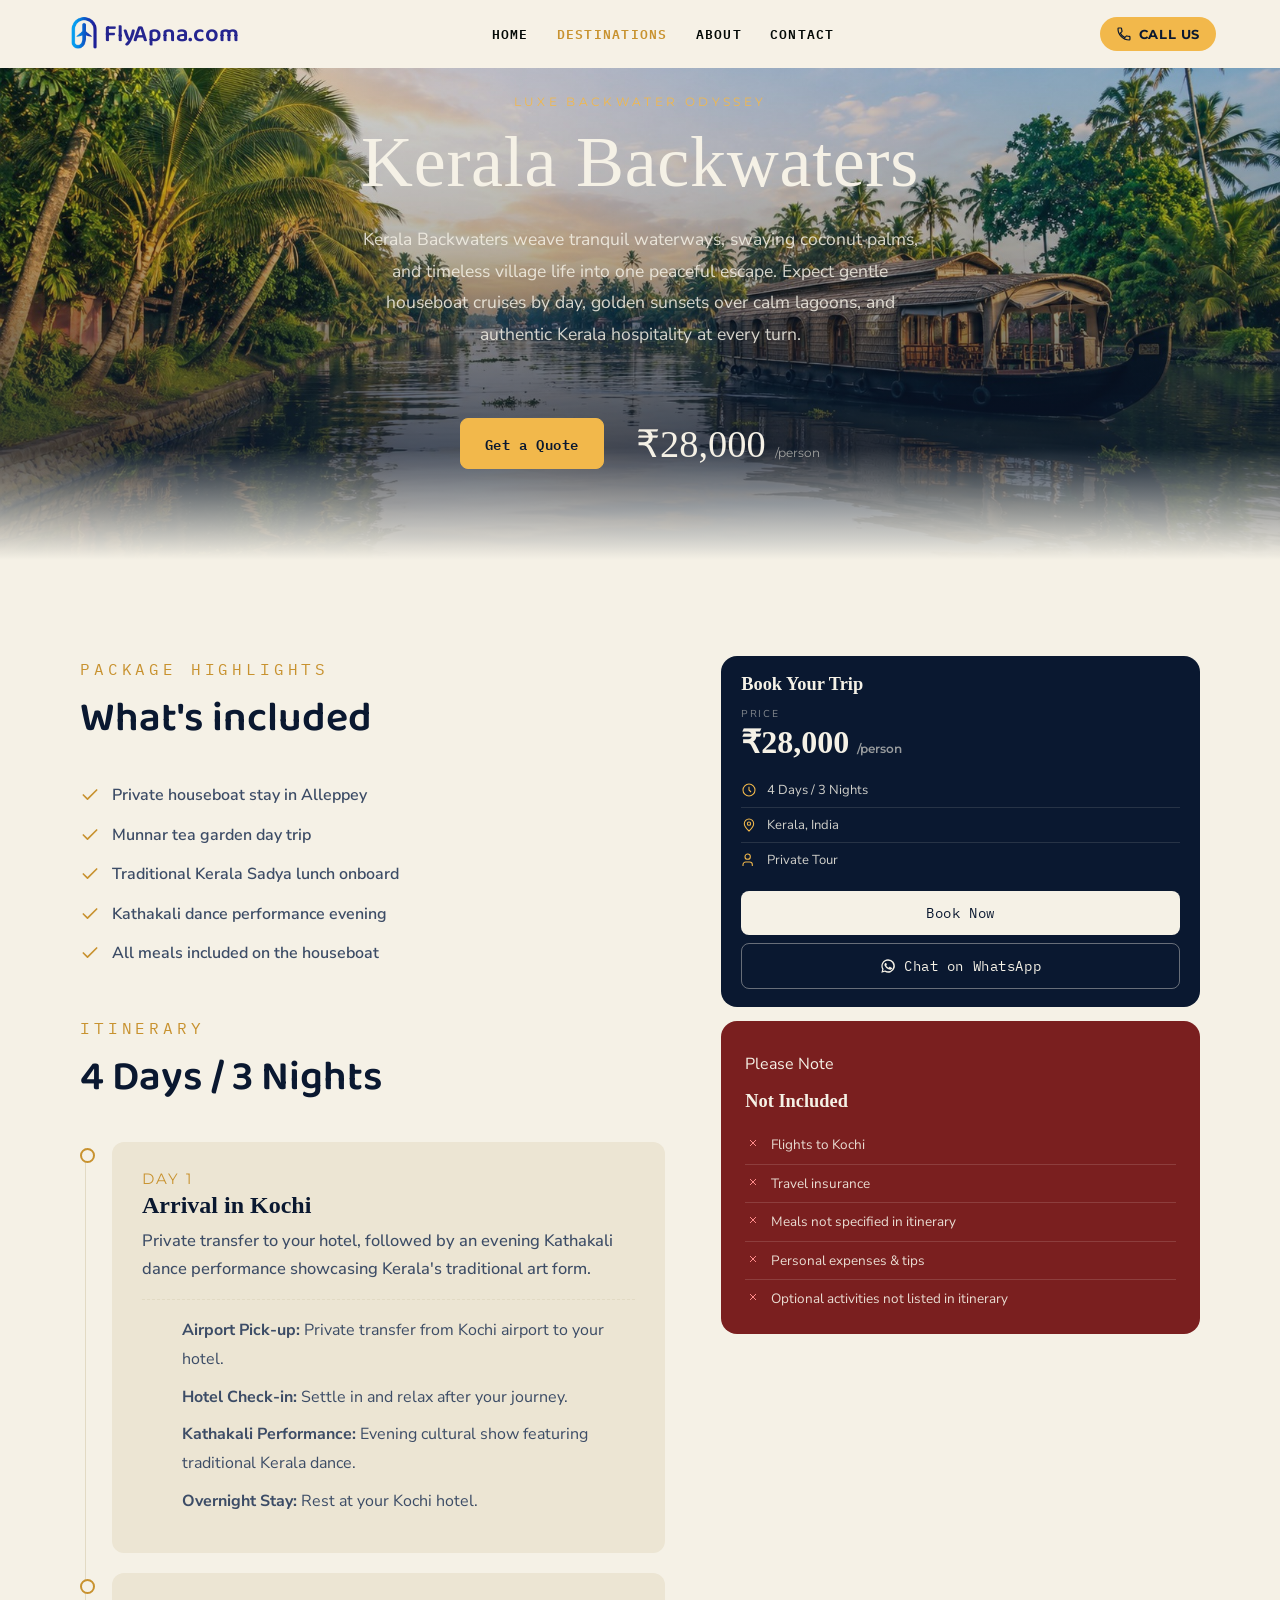
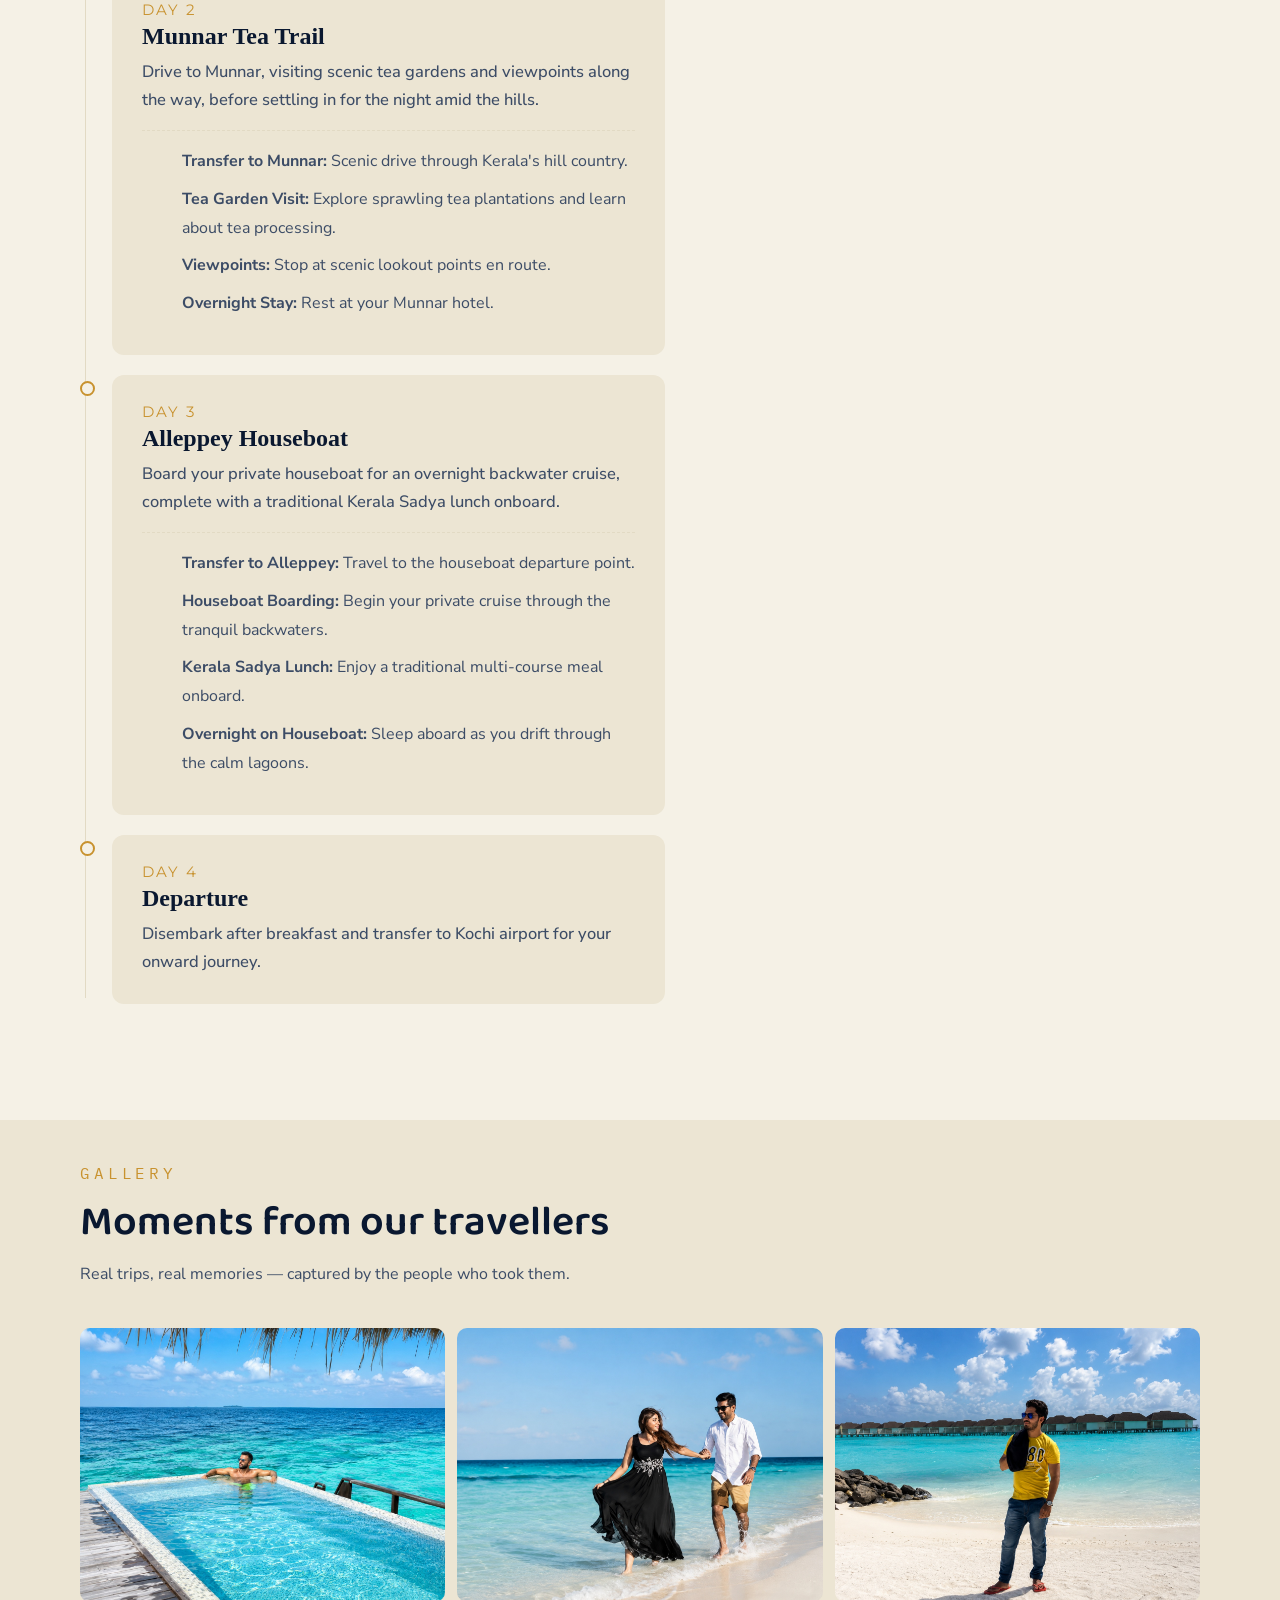
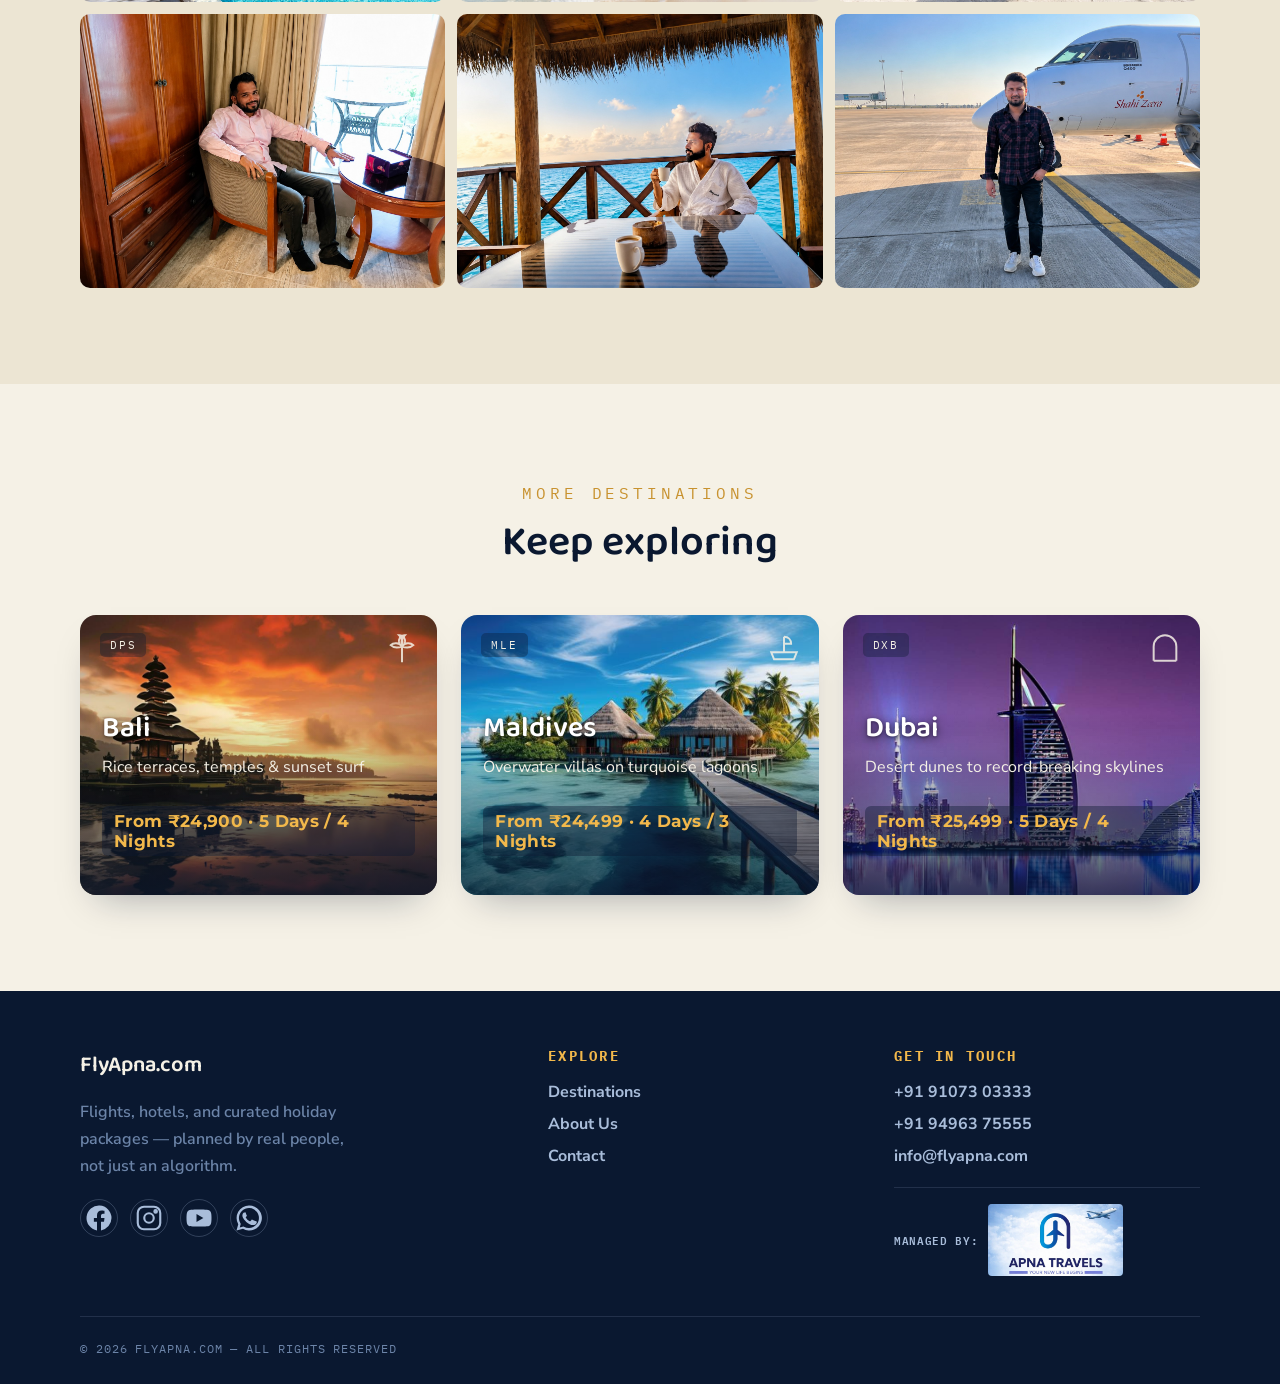
<file: kerala-backwaters.html>
<!DOCTYPE html>
<html lang="en">
<head>
<meta charset="UTF-8">
<meta name="viewport" content="width=device-width, initial-scale=1.0">
<title>Kerala Backwaters — FlyApna.com</title>
<meta name="description" content="Kerala Backwaters holiday package from ₹28,000 — 4 Days / 3 Nights. Plan your trip with FlyApna.com.">
<link rel="preconnect" href="https://fonts.googleapis.com">
<link rel="preconnect" href="https://fonts.gstatic.com" crossorigin>
<link href="https://fonts.googleapis.com/css2?family=Baloo+2:wght@500;600;700;800&family=Nunito+Sans:wght@400;500;600;700&family=IBM+Plex+Mono:wght@400;500&family=Montserrat:wght@500;600&display=swap" rel="stylesheet">
<link rel="stylesheet" href="styles.css">
<!-- Google tag (gtag.js) -->
<script async src="https://www.googletagmanager.com/gtag/js?id=G-WCPJ1PGZ05"></script>
<script>
  window.dataLayer = window.dataLayer || [];
  function gtag(){dataLayer.push(arguments);}
  gtag('js', new Date());

  gtag('config', 'G-WCPJ1PGZ05');
</script>
</head>
<body>
<nav class="navbar" style="position:fixed; background:rgb(246 241 230);">
   <a href="index.html" class="nav-brand">
    <img src="logo.png" alt="FlyApna logo" class="nav-logo-img">
    <span class="nav-logo">Fly<span class="accent">Apna</span>.com</span>
  </a>
  <ul class="nav-links">
    <li><a href="index.html">Home</a></li>
    <li><a href="destinations.html" class="active">Destinations</a></li>
    <li><a href="about.html">About</a></li>
    <li><a href="contact.html">Contact</a></li>
  </ul>
  <a href="tel:+919107303333" class="nav-call" id="navCallBtn">
    <svg viewBox="0 0 24 24" fill="none" stroke="currentColor" stroke-width="1.8"><path d="M6.6 10.8a15 15 0 0 0 6.6 6.6l2.2-2.2a1 1 0 0 1 1-.2 11 11 0 0 0 3.5.6 1 1 0 0 1 1 1V20a1 1 0 0 1-1 1A17 17 0 0 1 3 4a1 1 0 0 1 1-1h3.4a1 1 0 0 1 1 1 11 11 0 0 0 .6 3.5 1 1 0 0 1-.2 1z"/></svg>
    <span>Call Us</span>
  </a>
  <button class="nav-toggle" aria-label="Toggle menu" aria-expanded="false">
    <svg viewBox="0 0 24 24" fill="none" stroke="currentColor" stroke-width="1.8"><path d="M4 7h16M4 12h16M4 17h16"/></svg>
  </button>
</nav>

<!-- HERO -->
<section class="luxe-hero" style="background-image:url('kerala-navbar.png');">
  <div class="luxe-hero__inner">
    <p class="luxe-hero__eyebrow">Luxe Backwater Odyssey</p>
    <h1 class="luxe-hero__title">Kerala Backwaters</h1>
    <p class="luxe-hero__desc">Kerala Backwaters weave tranquil waterways, swaying coconut palms, and timeless village life into one peaceful escape. Expect gentle houseboat cruises by day, golden sunsets over calm lagoons, and authentic Kerala hospitality at every turn.</p>
    <div class="luxe-hero__cta">
      <a href="https://wa.me/919107303333?text=Hi!%20I'd%20like%20a%20quote%20for%20the%20Kerala%20Backwaters%20package." class="btn btn-gold" data-dest="Kerala Backwaters">Get a Quote</a>
      <div class="luxe-hero__price">
        <p class="luxe-hero__price-value">₹28,000 <span>/person</span></p>
      </div>
    </div>
  </div>
</section>

<section class="section">
  <div class="section-inner two-col">
    <div>
      <div class="section-head">
        <p class="eyebrow" style="color:var(--gold-deep);">Package highlights</p>
        <h2>What's included</h2>
      </div>
      <ul class="highlight-list">
        <li><svg viewBox="0 0 24 24" fill="none" stroke="currentColor" stroke-width="2" stroke-linecap="round" stroke-linejoin="round"><path d="M4 12l5 5L20 6"/></svg><span>Private houseboat stay in Alleppey</span></li>
        <li><svg viewBox="0 0 24 24" fill="none" stroke="currentColor" stroke-width="2" stroke-linecap="round" stroke-linejoin="round"><path d="M4 12l5 5L20 6"/></svg><span>Munnar tea garden day trip</span></li>
        <li><svg viewBox="0 0 24 24" fill="none" stroke="currentColor" stroke-width="2" stroke-linecap="round" stroke-linejoin="round"><path d="M4 12l5 5L20 6"/></svg><span>Traditional Kerala Sadya lunch onboard</span></li>
        <li><svg viewBox="0 0 24 24" fill="none" stroke="currentColor" stroke-width="2" stroke-linecap="round" stroke-linejoin="round"><path d="M4 12l5 5L20 6"/></svg><span>Kathakali dance performance evening</span></li>
        <li><svg viewBox="0 0 24 24" fill="none" stroke="currentColor" stroke-width="2" stroke-linecap="round" stroke-linejoin="round"><path d="M4 12l5 5L20 6"/></svg><span>All meals included on the houseboat</span></li>
      </ul>

      <div class="section-head" style="margin-top:48px;">
        <p class="eyebrow" style="color:var(--gold-deep);">Itinerary</p>
        <h2>4 Days / 3 Nights</h2>
      </div>

      <div class="luxe-timeline">
        <div class="luxe-timeline-item">
          <div class="luxe-timeline-card">
            <p class="luxe-timeline-card__day">Day 1</p>
            <h5 class="luxe-timeline-card__title">Arrival in Kochi</h5>
            <p class="luxe-timeline-card__desc">Private transfer to your hotel, followed by an evening Kathakali dance performance showcasing Kerala's traditional art form.</p>
            <ul class="luxe-timeline-card__list">
              <li><strong>Airport Pick-up:</strong> Private transfer from Kochi airport to your hotel.</li>
              <li><strong>Hotel Check-in:</strong> Settle in and relax after your journey.</li>
              <li><strong>Kathakali Performance:</strong> Evening cultural show featuring traditional Kerala dance.</li>
              <li><strong>Overnight Stay:</strong> Rest at your Kochi hotel.</li>
            </ul>
          </div>
        </div>

        <div class="luxe-timeline-item">
          <div class="luxe-timeline-card">
            <p class="luxe-timeline-card__day">Day 2</p>
            <h5 class="luxe-timeline-card__title">Munnar Tea Trail</h5>
            <p class="luxe-timeline-card__desc">Drive to Munnar, visiting scenic tea gardens and viewpoints along the way, before settling in for the night amid the hills.</p>
            <ul class="luxe-timeline-card__list">
              <li><strong>Transfer to Munnar:</strong> Scenic drive through Kerala's hill country.</li>
              <li><strong>Tea Garden Visit:</strong> Explore sprawling tea plantations and learn about tea processing.</li>
              <li><strong>Viewpoints:</strong> Stop at scenic lookout points en route.</li>
              <li><strong>Overnight Stay:</strong> Rest at your Munnar hotel.</li>
            </ul>
          </div>
        </div>

        <div class="luxe-timeline-item">
          <div class="luxe-timeline-card">
            <p class="luxe-timeline-card__day">Day 3</p>
            <h5 class="luxe-timeline-card__title">Alleppey Houseboat</h5>
            <p class="luxe-timeline-card__desc">Board your private houseboat for an overnight backwater cruise, complete with a traditional Kerala Sadya lunch onboard.</p>
            <ul class="luxe-timeline-card__list">
              <li><strong>Transfer to Alleppey:</strong> Travel to the houseboat departure point.</li>
              <li><strong>Houseboat Boarding:</strong> Begin your private cruise through the tranquil backwaters.</li>
              <li><strong>Kerala Sadya Lunch:</strong> Enjoy a traditional multi-course meal onboard.</li>
              <li><strong>Overnight on Houseboat:</strong> Sleep aboard as you drift through the calm lagoons.</li>
            </ul>
          </div>
        </div>

        <div class="luxe-timeline-item">
          <div class="luxe-timeline-card">
            <p class="luxe-timeline-card__day">Day 4</p>
            <h5 class="luxe-timeline-card__title">Departure</h5>
            <p class="luxe-timeline-card__desc">Disembark after breakfast and transfer to Kochi airport for your onward journey.</p>
          </div>
        </div>
      </div>

     
    </div>

    <div>
      <div class="luxe-reserve" id="reserve-odyssey">
        <h3 class="luxe-reserve__title">Book Your Trip</h3>
        <p class="luxe-reserve__price-label">Price</p>
        <p class="luxe-reserve__price-value">₹28,000 <span>/person</span></p>

        <div class="luxe-reserve__row">
          <svg viewBox="0 0 24 24" fill="none" stroke="currentColor" stroke-width="1.6"><circle cx="12" cy="12" r="9"/><path d="M12 7v5l3 3"/></svg>
          4 Days / 3 Nights
        </div>
        <div class="luxe-reserve__row">
          <svg viewBox="0 0 24 24" fill="none" stroke="currentColor" stroke-width="1.6"><path d="M12 21s-7-6.5-7-11a7 7 0 0 1 14 0c0 4.5-7 11-7 11z"/><circle cx="12" cy="10" r="2.5"/></svg>
          Kerala, India
        </div>
        <div class="luxe-reserve__row">
          <svg viewBox="0 0 24 24" fill="none" stroke="currentColor" stroke-width="1.6"><path d="M17 21v-2a4 4 0 0 0-4-4H7a4 4 0 0 0-4 4v2"/><circle cx="10" cy="7" r="4"/></svg>
          Private Tour
        </div>

        <div class="luxe-reserve__actions">
          <a href="contact.html" class="btn" style="background:var(--paper); color:var(--sky-deep); justify-content:center;">Book Now</a>
          <a href="https://wa.me/919107303333?text=Hi!%20I'd%20like%20a%20quote%20for%20the%20Kerala%20Backwaters%20package." class="btn btn-outline" style="justify-content:center;" data-dest="Kerala Backwaters">
            <svg viewBox="0 0 24 24" fill="currentColor" style="width:16px;height:16px;"><path d="M12 2a10 10 0 0 0-8.6 15L2 22l5.2-1.4A10 10 0 1 0 12 2zm0 18a8 8 0 0 1-4.1-1.1l-.3-.2-3 .8.8-2.9-.2-.3A8 8 0 1 1 12 20zm4.4-5.9c-.2-.1-1.4-.7-1.7-.8s-.4-.1-.6.1-.7.8-.9 1-.3.2-.6.1a6.5 6.5 0 0 1-1.9-1.2 7.2 7.2 0 0 1-1.3-1.7c-.1-.2 0-.4.1-.5l.4-.4.3-.4a.5.5 0 0 0 0-.5c-.1-.1-.6-1.4-.8-1.9s-.4-.4-.6-.4h-.5a1 1 0 0 0-.7.3 3 3 0 0 0-.9 2.2c0 1.3 1 2.6 1.1 2.7s2 3 4.7 4.2a5.7 5.7 0 0 0 3.5.7 3 3 0 0 0 2-1.4 2.4 2.4 0 0 0 .2-1.4c-.1-.1-.3-.2-.5-.3z"/></svg>
            Chat on WhatsApp
          </a>
        </div>
      </div>

      <div class="luxe-excluded">
        <p class="luxe-excluded__eyebrow">Please Note</p>
        <h3 class="luxe-excluded__title">Not Included</h3>

        <div class="luxe-excluded__row">
          <span class="luxe-excluded__icon">
            <svg viewBox="0 0 24 24" fill="none" stroke="currentColor" stroke-width="2"><path d="M18 6 6 18M6 6l12 12"/></svg>
          </span>
          Flights to Kochi
        </div>
        <div class="luxe-excluded__row">
          <span class="luxe-excluded__icon">
            <svg viewBox="0 0 24 24" fill="none" stroke="currentColor" stroke-width="2"><path d="M18 6 6 18M6 6l12 12"/></svg>
          </span>
          Travel insurance
        </div>
        <div class="luxe-excluded__row">
          <span class="luxe-excluded__icon">
            <svg viewBox="0 0 24 24" fill="none" stroke="currentColor" stroke-width="2"><path d="M18 6 6 18M6 6l12 12"/></svg>
          </span>
          Meals not specified in itinerary
        </div>
        <div class="luxe-excluded__row">
          <span class="luxe-excluded__icon">
            <svg viewBox="0 0 24 24" fill="none" stroke="currentColor" stroke-width="2"><path d="M18 6 6 18M6 6l12 12"/></svg>
          </span>
          Personal expenses & tips
        </div>
        <div class="luxe-excluded__row">
          <span class="luxe-excluded__icon">
            <svg viewBox="0 0 24 24" fill="none" stroke="currentColor" stroke-width="2"><path d="M18 6 6 18M6 6l12 12"/></svg>
          </span>
          Optional activities not listed in itinerary
        </div>
      </div>
    </div>
  </div>
</section>

<section class="section" style="background:var(--paper-dim); padding-top:40px;">
  <div class="section-inner">
    <div class="section-head">
      <p class="eyebrow" style="color:var(--gold-deep);">Gallery</p>
      <h2>Moments from our travellers</h2>
      <p>Real trips, real memories — captured by the people who took them.</p>
    </div>
    <div class="gallery-grid">
      <img src="photo-1.png" alt="Kerala Backwaters gallery photo 1" class="gallery-tile">
      <img src="photo-2.png" alt="Kerala Backwaters gallery photo 2" class="gallery-tile">
      <img src="photo-3.png" alt="Kerala Backwaters gallery photo 3" class="gallery-tile">
      <img src="photo-4.png" alt="Kerala Backwaters gallery photo 4" class="gallery-tile">
      <img src="photo-5.png" alt="Kerala Backwaters gallery photo 5" class="gallery-tile">
      <img src="photo-6.png" alt="Kerala Backwaters gallery photo 6" class="gallery-tile">
    </div>
  </div>
</section>

<section class="section">
  <div class="section-inner">
    <div class="section-head center">
      <p class="eyebrow" style="color:var(--gold-deep);">More destinations</p>
      <h2>Keep exploring</h2>
    </div>
    <div class="dest-grid">
      <a class="dest-card grad-bali" href="bali.html" style="background: url('bali-card.jpg') center/cover no-repeat;">
    <span class="code">DPS</span>
    <span class="icon"><svg viewBox="0 0 24 24" fill="none" stroke="currentColor" stroke-width="1.4"><path d="M12 22V11"/><path d="M12 11c-2-3-6-3-8-1 2 2 5 2 8 1z"/><path d="M12 11c2-3 6-3 8-1-2 2-5 2-8 1z"/><path d="M12 11c-1-3 0-6 2-8-3 0-5 3-4 6"/><path d="M12 11c1-3 0-6-2-8 3 0 5 3 4 6"/></svg></span>
    <h3>Bali</h3>
    <p class="tagline">Rice terraces, temples & sunset surf</p>
    <p class="price">From ₹24,900 · 5 Days / 4 Nights</p>
  </a>
<a class="dest-card grad-maldives" href="maldives.html" style="background: url('maldives-card.jpeg') center/cover no-repeat;">
    <span class="code">MLE</span>
    <span class="icon"><svg viewBox="0 0 24 24" fill="none" stroke="currentColor" stroke-width="1.4"><path d="M3 15h18l-2 5H5l-2-5z"/><path d="M12 15V4"/><path d="M12 4c3 0 5 2 5 5h-5"/></svg></span>
    <h3>Maldives</h3>
    <p class="tagline">Overwater villas on turquoise lagoons</p>
    <p class="price">From ₹24,499 · 4 Days / 3 Nights</p>
  </a>
<a class="dest-card grad-dubai" href="dubai.html" style="background: url('dubai-card.jpg') center/cover no-repeat;">
    <span class="code">DXB</span>
    <span class="icon"><svg viewBox="0 0 24 24" fill="none" stroke="currentColor" stroke-width="1.4"><path d="M4 21V11a8 8 0 0 1 16 0v10"/><path d="M4 21h16"/></svg></span>
    <h3>Dubai</h3>
    <p class="tagline">Desert dunes to record-breaking skylines</p>
    <p class="price">From ₹25,499 · 5 Days / 4 Nights</p>
  </a>
    </div>
  </div>
</section>

<footer class="site-footer">
  <div class="footer-grid">
    <div>
      <p class="footer-brand">FlyApna.com</p>
      <p class="footer-tagline">Flights, hotels, and curated holiday packages — planned by real people, not just an algorithm.</p>
      <div class="footer-social">
        <a href="https://www.facebook.com/profile.php?id=61591713606710" target="_blank" rel="noopener" aria-label="Facebook">
          <svg viewBox="0 0 24 24" fill="currentColor"><path d="M22 12a10 10 0 1 0-11.6 9.9v-7H7.9V12h2.5V9.8c0-2.5 1.5-3.9 3.8-3.9 1.1 0 2.2.2 2.2.2v2.4h-1.2c-1.2 0-1.6.8-1.6 1.6V12h2.8l-.4 2.9h-2.4v7A10 10 0 0 0 22 12z"/></svg>
        </a>
        <a href="https://instagram.com/flyapna" target="_blank" rel="noopener" aria-label="Instagram">
          <svg viewBox="0 0 24 24" fill="none" stroke="currentColor" stroke-width="1.7"><rect x="3" y="3" width="18" height="18" rx="5"/><circle cx="12" cy="12" r="3.8"/><circle cx="17.3" cy="6.7" r="1"/></svg>
        </a>
        <a href="https://youtube.com/@flyapna" target="_blank" rel="noopener" aria-label="YouTube">
          <svg viewBox="0 0 24 24" fill="currentColor"><path d="M22 12c0-2.5-.2-4-.6-4.9-.3-.6-.8-1.1-1.4-1.4C18.9 5.2 12 5.2 12 5.2s-6.9 0-8 .5c-.6.3-1.1.8-1.4 1.4C2.2 8 2 9.5 2 12s.2 4 .6 4.9c.3.6.8 1.1 1.4 1.4 1.1.5 8 .5 8 .5s6.9 0 8-.5c.6-.3 1.1-.8 1.4-1.4.4-.9.6-2.4.6-4.9zM10 15.2V8.8l5.5 3.2-5.5 3.2z"/></svg>
        </a>
        <a href="https://wa.me/919107303333?text=Hi!%20I'd%20like%20to%20know%20more%20about%20FlyApna%20holiday%20packages." target="_blank" rel="noopener" aria-label="WhatsApp">
          <svg viewBox="0 0 24 24" fill="currentColor"><path d="M12 2a10 10 0 0 0-8.6 15L2 22l5.2-1.4A10 10 0 1 0 12 2zm0 18a8 8 0 0 1-4.1-1.1l-.3-.2-3 .8.8-2.9-.2-.3A8 8 0 1 1 12 20zm4.4-5.9c-.2-.1-1.4-.7-1.7-.8s-.4-.1-.6.1-.7.8-.9 1-.3.2-.6.1a6.5 6.5 0 0 1-1.9-1.2 7.2 7.2 0 0 1-1.3-1.7c-.1-.2 0-.4.1-.5l.4-.4.3-.4a.5.5 0 0 0 0-.5c-.1-.1-.6-1.4-.8-1.9s-.4-.4-.6-.4h-.5a1 1 0 0 0-.7.3 3 3 0 0 0-.9 2.2c0 1.3 1 2.6 1.1 2.7s2 3 4.7 4.2a5.7 5.7 0 0 0 3.5.7 3 3 0 0 0 2-1.4 2.4 2.4 0 0 0 .2-1.4c-.1-.1-.3-.2-.5-.3z"/></svg>
        </a>
      </div>
    </div>
    <div class="footer-col">
      <h4>Explore</h4>
      <ul>
        <li><a href="destinations.html">Destinations</a></li>
        <li><a href="about.html">About Us</a></li>
        <li><a href="contact.html">Contact</a></li>
      </ul>
    </div>
    <div class="footer-col">
      <h4>Get in touch</h4>
      <ul>
<li><a href="tel:+919107303333">+91 91073 03333</a></li>
<li><a href="https://wa.me/919496375555?text=Hi!%20I'd%20like%20to%20know%20more%20about%20FlyApna%20holiday%20packages." class="no-wa-rewrite">+91 94963 75555</a></li>
        <li><a href="mailto:info@flyapna.com">info@flyapna.com</a></li>
      </ul>
      <div class="footer-managed">
        <span>Managed By:</span>
        <a href="https://apnatravels.org" target="_blank" rel="noopener">
          <img src="apnatravels-logo.jpeg" alt="Apna Travels">
        </a>
      </div>
    </div>
  </div>

  <div class="footer-bottom">© 2026 FlyApna.com — All rights reserved</div>
</footer>
<script src="main.js"></script>
</body>
</html>
</file>
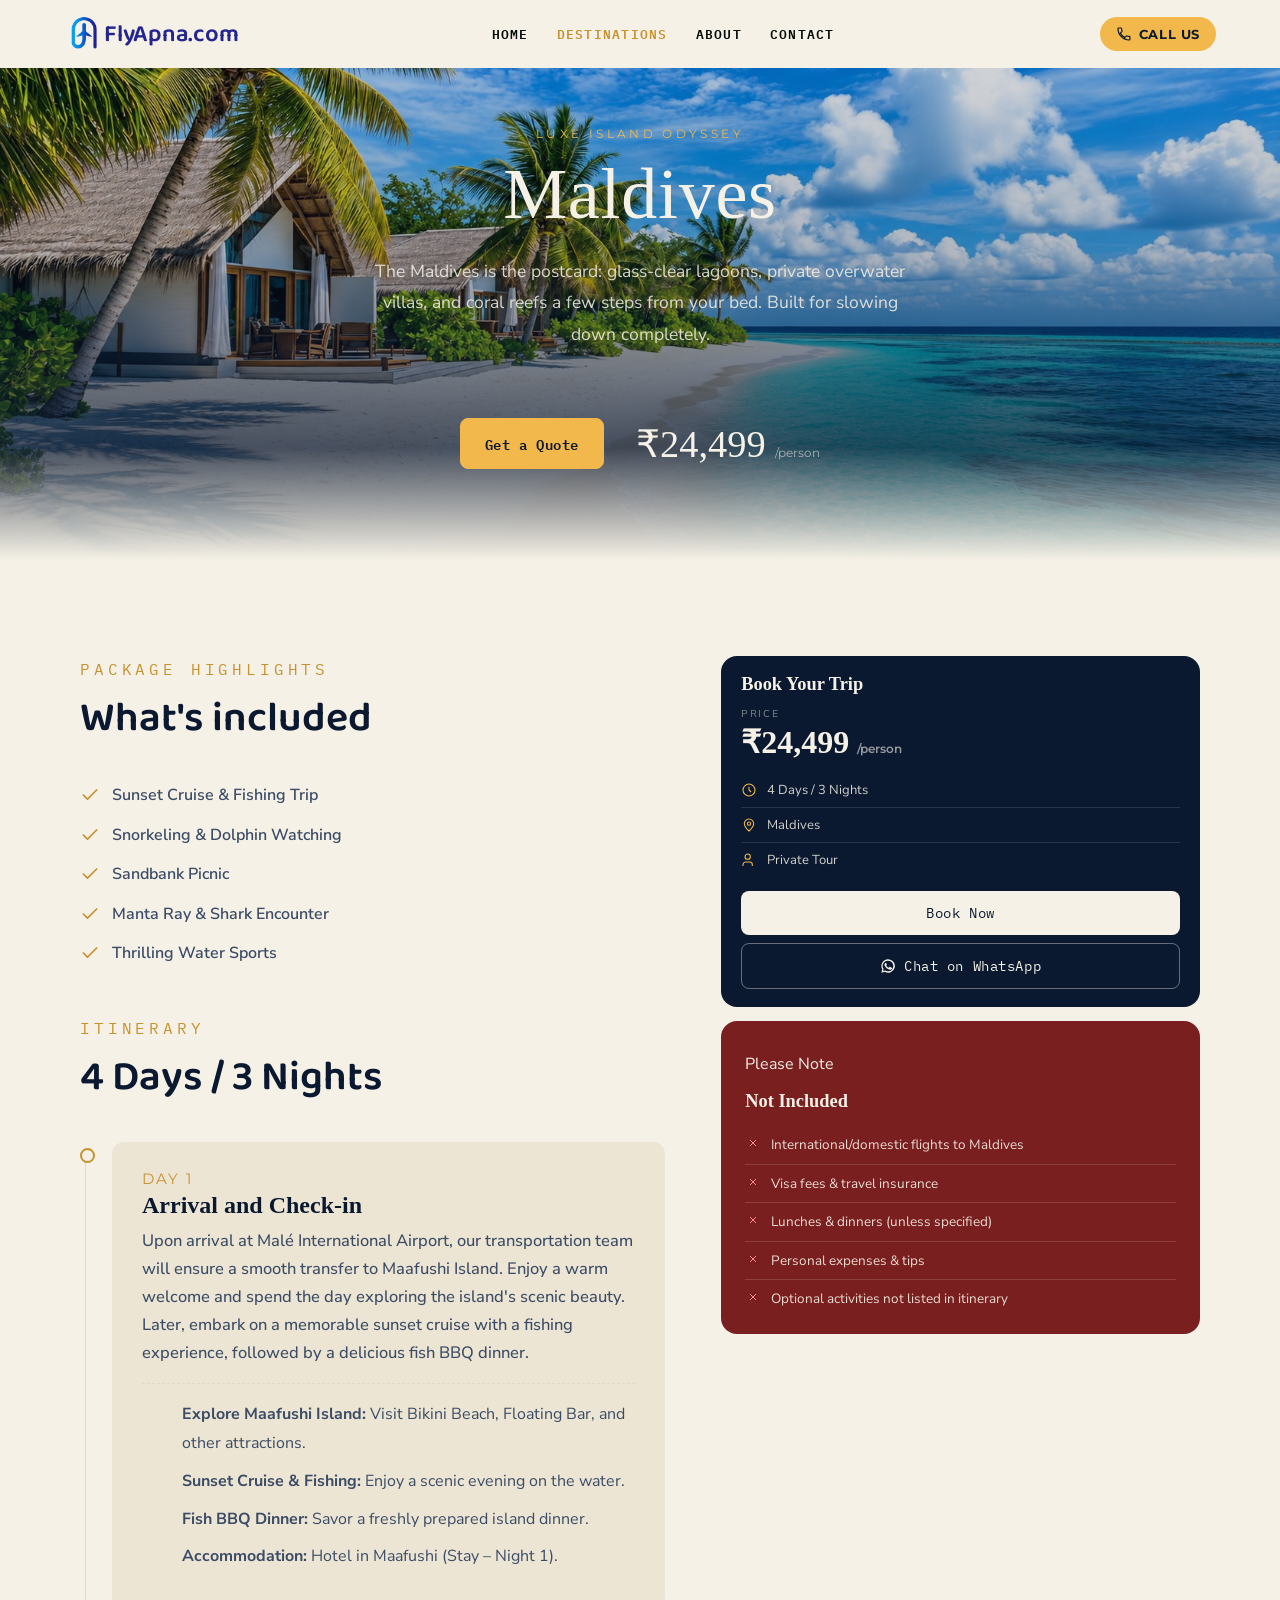
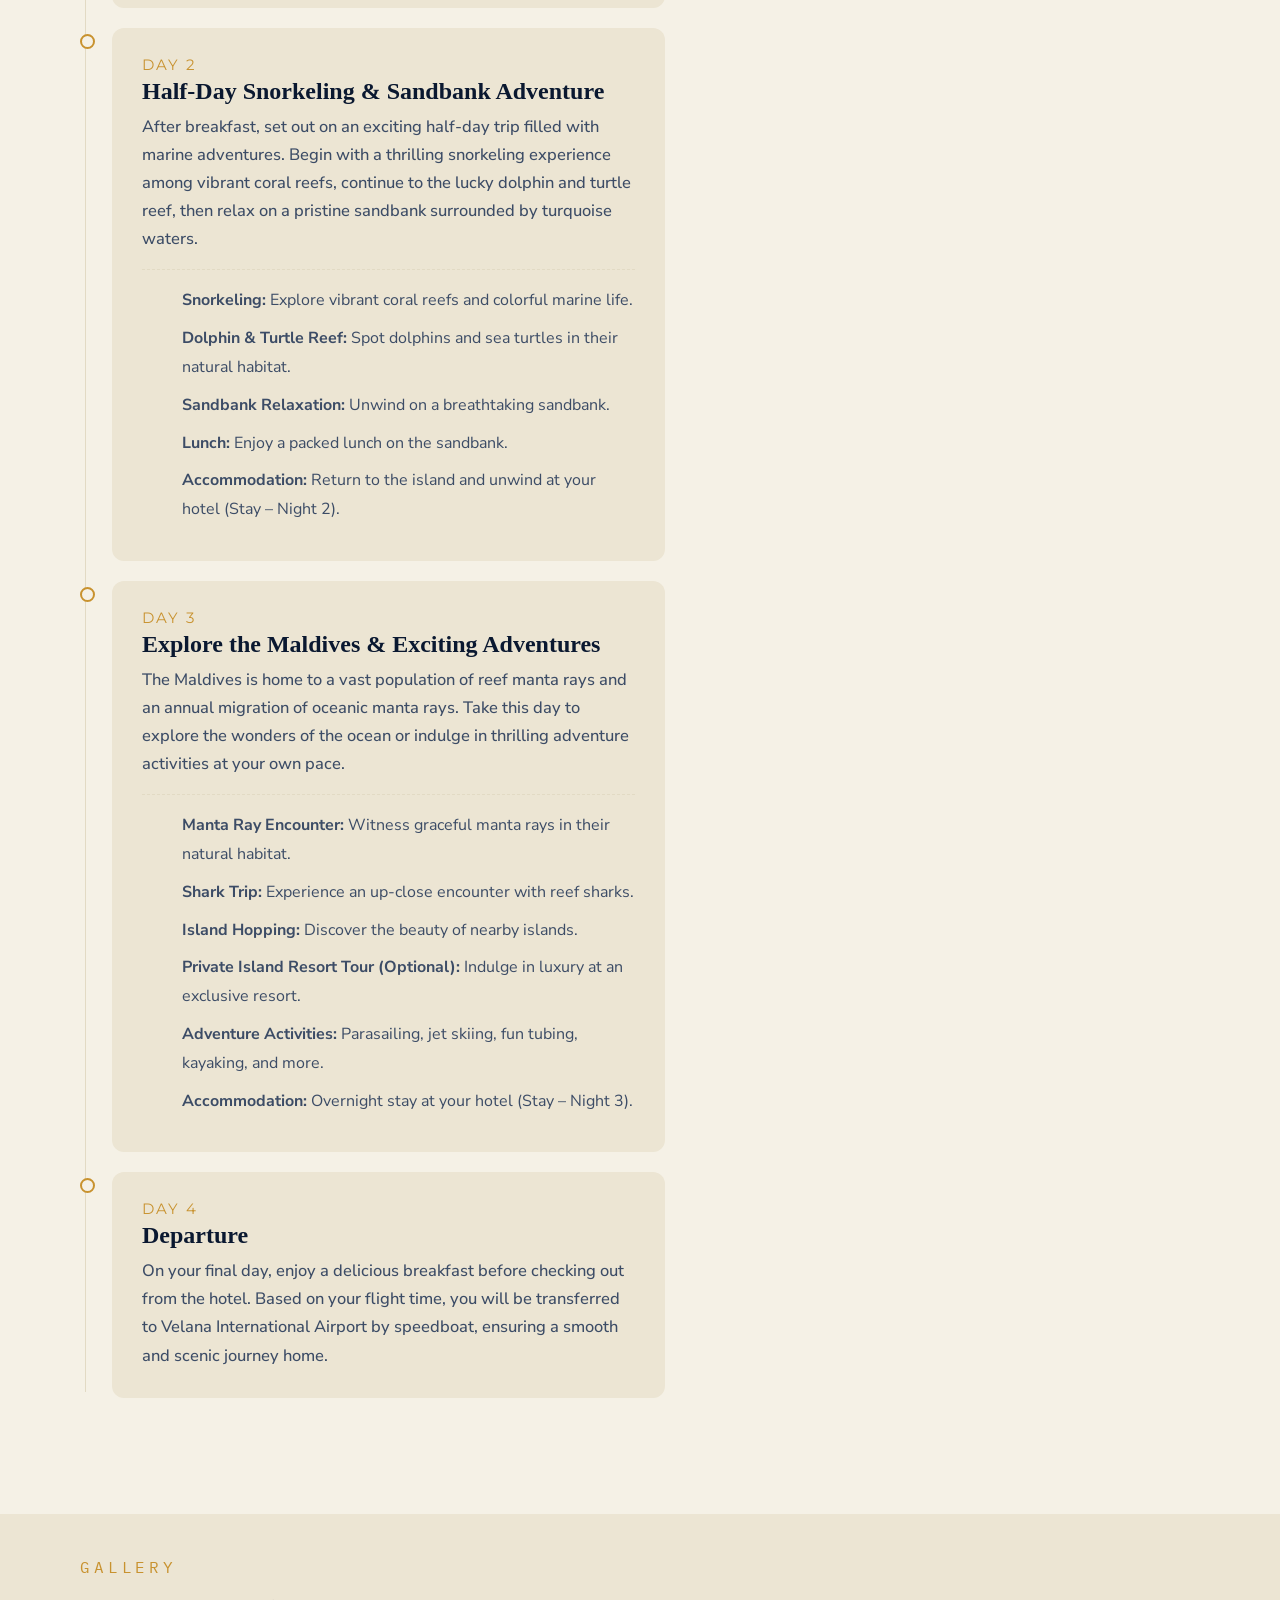
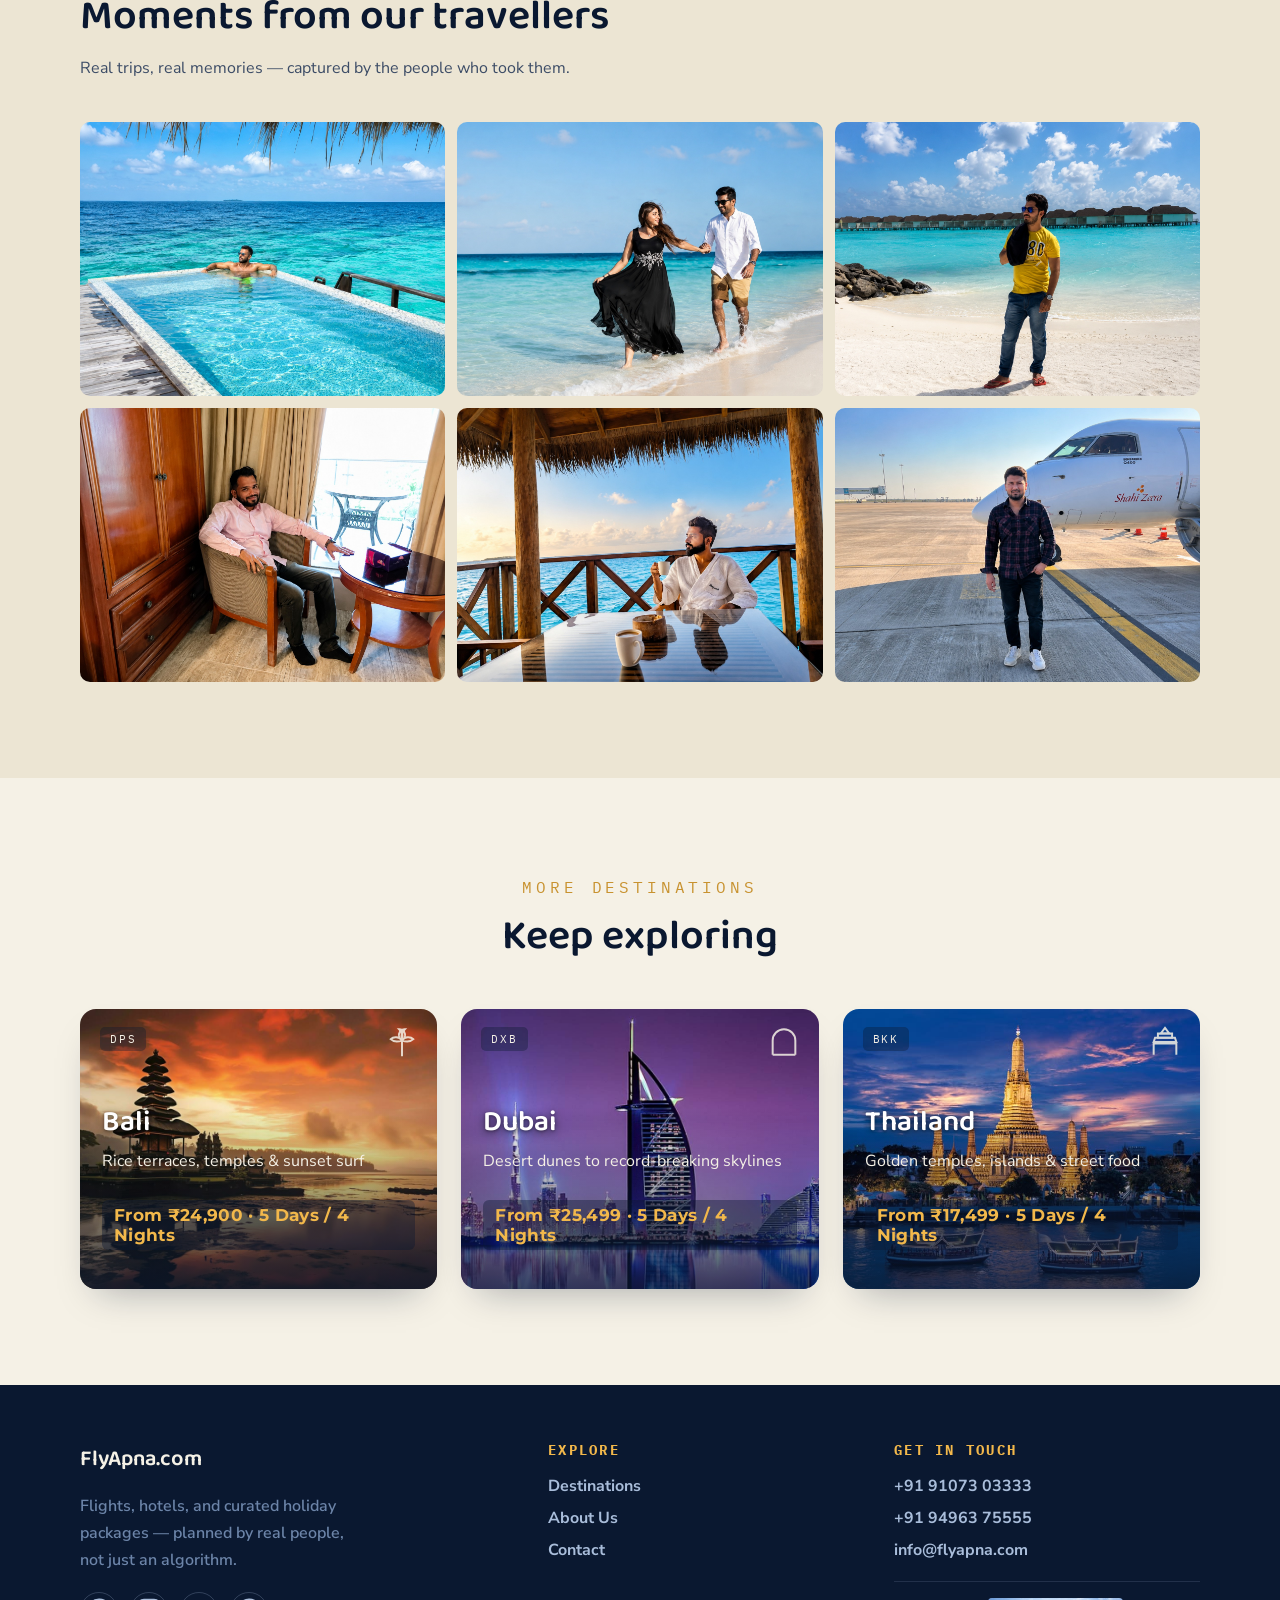
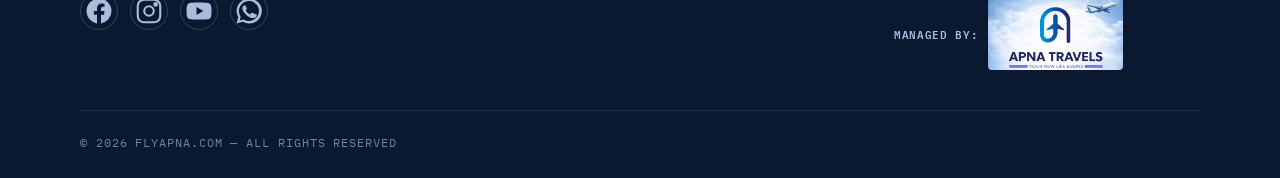
<file: maldives.html>
<!DOCTYPE html>
<html lang="en">
<head>
<meta charset="UTF-8">
<meta name="viewport" content="width=device-width, initial-scale=1.0">
<title>Maldives — FlyApna.com</title>
<meta name="description" content="Maldives holiday package from ₹24,499 — 4 Days / 3 Nights. Plan your trip with FlyApna.com.">
<link rel="preconnect" href="https://fonts.googleapis.com">
<link rel="preconnect" href="https://fonts.gstatic.com" crossorigin>
<link href="https://fonts.googleapis.com/css2?family=Baloo+2:wght@500;600;700;800&family=Nunito+Sans:wght@400;500;600;700&family=IBM+Plex+Mono:wght@400;500&family=Montserrat:wght@500;600&display=swap" rel="stylesheet">
<link rel="stylesheet" href="styles.css">
<!-- Google tag (gtag.js) -->
<script async src="https://www.googletagmanager.com/gtag/js?id=G-WCPJ1PGZ05"></script>
<script>
  window.dataLayer = window.dataLayer || [];
  function gtag(){dataLayer.push(arguments);}
  gtag('js', new Date());

  gtag('config', 'G-WCPJ1PGZ05');
</script>
</head>
<body>
<nav class="navbar" style="position:fixed; background:rgb(246 241 230);">
   <a href="index.html" class="nav-brand">
    <img src="logo.png" alt="FlyApna logo" class="nav-logo-img">
    <span class="nav-logo">Fly<span class="accent">Apna</span>.com</span>
  </a>
  <ul class="nav-links">
    <li><a href="index.html">Home</a></li>
    <li><a href="destinations.html" class="active">Destinations</a></li>
    <li><a href="about.html">About</a></li>
    <li><a href="contact.html">Contact</a></li>
  </ul>
  <a href="tel:+919107303333" class="nav-call" id="navCallBtn">
    <svg viewBox="0 0 24 24" fill="none" stroke="currentColor" stroke-width="1.8"><path d="M6.6 10.8a15 15 0 0 0 6.6 6.6l2.2-2.2a1 1 0 0 1 1-.2 11 11 0 0 0 3.5.6 1 1 0 0 1 1 1V20a1 1 0 0 1-1 1A17 17 0 0 1 3 4a1 1 0 0 1 1-1h3.4a1 1 0 0 1 1 1 11 11 0 0 0 .6 3.5 1 1 0 0 1-.2 1z"/></svg>
    <span>Call Us</span>
  </a>
  <button class="nav-toggle" aria-label="Toggle menu" aria-expanded="false">
    <svg viewBox="0 0 24 24" fill="none" stroke="currentColor" stroke-width="1.8"><path d="M4 7h16M4 12h16M4 17h16"/></svg>
  </button>
</nav>
<!-- HERO -->
<section class="luxe-hero" style="background-image:url('maldives-hero.png');">
  <div class="luxe-hero__inner">
    <p class="luxe-hero__eyebrow">Luxe Island Odyssey</p>
    <h1 class="luxe-hero__title">Maldives</h1>
    <p class="luxe-hero__desc">The Maldives is the postcard: glass-clear lagoons, private overwater villas, and coral reefs a few steps from your bed. Built for slowing down completely.</p>
    <div class="luxe-hero__cta">
      <a href="https://wa.me/919107303333?text=Hi!%20I'd%20like%20a%20quote%20for%20the%20Maldives%20package." class="btn btn-gold" data-dest="Maldives">Get a Quote</a>
      <div class="luxe-hero__price">
        <p class="luxe-hero__price-value">₹24,499 <span>/person</span></p>
      </div>
    </div>
  </div>
</section>

<section class="section">
  <div class="section-inner two-col">
    <div>
      <div class="section-head">
        <p class="eyebrow" style="color:var(--gold-deep);">Package highlights</p>
        <h2>What's included</h2>
      </div>
      <ul class="highlight-list">
        <li><svg viewBox="0 0 24 24" fill="none" stroke="currentColor" stroke-width="2" stroke-linecap="round" stroke-linejoin="round"><path d="M4 12l5 5L20 6"/></svg><span>Sunset Cruise & Fishing Trip</span></li>
        <li><svg viewBox="0 0 24 24" fill="none" stroke="currentColor" stroke-width="2" stroke-linecap="round" stroke-linejoin="round"><path d="M4 12l5 5L20 6"/></svg><span>Snorkeling & Dolphin Watching</span></li>
        <li><svg viewBox="0 0 24 24" fill="none" stroke="currentColor" stroke-width="2" stroke-linecap="round" stroke-linejoin="round"><path d="M4 12l5 5L20 6"/></svg><span>Sandbank Picnic</span></li>
        <li><svg viewBox="0 0 24 24" fill="none" stroke="currentColor" stroke-width="2" stroke-linecap="round" stroke-linejoin="round"><path d="M4 12l5 5L20 6"/></svg><span>Manta Ray & Shark Encounter</span></li>
        <li><svg viewBox="0 0 24 24" fill="none" stroke="currentColor" stroke-width="2" stroke-linecap="round" stroke-linejoin="round"><path d="M4 12l5 5L20 6"/></svg><span>Thrilling Water Sports</span></li>
      </ul>

      <div class="section-head" style="margin-top:48px;">
        <p class="eyebrow" style="color:var(--gold-deep);">Itinerary</p>
        <h2>4 Days / 3 Nights</h2>
      </div>

      <div class="luxe-timeline">
        <div class="luxe-timeline-item">
          <div class="luxe-timeline-card">
            <p class="luxe-timeline-card__day">Day 1</p>
            <h5 class="luxe-timeline-card__title">Arrival and Check-in</h5>
            <p class="luxe-timeline-card__desc">Upon arrival at Malé International Airport, our transportation team will ensure a smooth transfer to Maafushi Island. Enjoy a warm welcome and spend the day exploring the island's scenic beauty. Later, embark on a memorable sunset cruise with a fishing experience, followed by a delicious fish BBQ dinner.</p>
            <ul class="luxe-timeline-card__list">
              <li><strong>Explore Maafushi Island:</strong> Visit Bikini Beach, Floating Bar, and other attractions.</li>
              <li><strong>Sunset Cruise & Fishing:</strong> Enjoy a scenic evening on the water.</li>
              <li><strong>Fish BBQ Dinner:</strong> Savor a freshly prepared island dinner.</li>
              <li><strong>Accommodation:</strong> Hotel in Maafushi (Stay – Night 1).</li>
            </ul>
          </div>
        </div>

        <div class="luxe-timeline-item">
          <div class="luxe-timeline-card">
            <p class="luxe-timeline-card__day">Day 2</p>
            <h5 class="luxe-timeline-card__title">Half-Day Snorkeling & Sandbank Adventure</h5>
            <p class="luxe-timeline-card__desc">After breakfast, set out on an exciting half-day trip filled with marine adventures. Begin with a thrilling snorkeling experience among vibrant coral reefs, continue to the lucky dolphin and turtle reef, then relax on a pristine sandbank surrounded by turquoise waters.</p>
            <ul class="luxe-timeline-card__list">
              <li><strong>Snorkeling:</strong> Explore vibrant coral reefs and colorful marine life.</li>
              <li><strong>Dolphin & Turtle Reef:</strong> Spot dolphins and sea turtles in their natural habitat.</li>
              <li><strong>Sandbank Relaxation:</strong> Unwind on a breathtaking sandbank.</li>
              <li><strong>Lunch:</strong> Enjoy a packed lunch on the sandbank.</li>
              <li><strong>Accommodation:</strong> Return to the island and unwind at your hotel (Stay – Night 2).</li>
            </ul>
          </div>
        </div>

        <div class="luxe-timeline-item">
          <div class="luxe-timeline-card">
            <p class="luxe-timeline-card__day">Day 3</p>
            <h5 class="luxe-timeline-card__title">Explore the Maldives & Exciting Adventures</h5>
            <p class="luxe-timeline-card__desc">The Maldives is home to a vast population of reef manta rays and an annual migration of oceanic manta rays. Take this day to explore the wonders of the ocean or indulge in thrilling adventure activities at your own pace.</p>
            <ul class="luxe-timeline-card__list">
              <li><strong>Manta Ray Encounter:</strong> Witness graceful manta rays in their natural habitat.</li>
              <li><strong>Shark Trip:</strong> Experience an up-close encounter with reef sharks.</li>
              <li><strong>Island Hopping:</strong> Discover the beauty of nearby islands.</li>
              <li><strong>Private Island Resort Tour (Optional):</strong> Indulge in luxury at an exclusive resort.</li>
              <li><strong>Adventure Activities:</strong> Parasailing, jet skiing, fun tubing, kayaking, and more.</li>
              <li><strong>Accommodation:</strong> Overnight stay at your hotel (Stay – Night 3).</li>
            </ul>
          </div>
        </div>

        <div class="luxe-timeline-item">
          <div class="luxe-timeline-card">
            <p class="luxe-timeline-card__day">Day 4</p>
            <h5 class="luxe-timeline-card__title">Departure</h5>
            <p class="luxe-timeline-card__desc">On your final day, enjoy a delicious breakfast before checking out from the hotel. Based on your flight time, you will be transferred to Velana International Airport by speedboat, ensuring a smooth and scenic journey home.</p>
          </div>
        </div>
      </div>
    </div>

    <div>
      <div class="luxe-reserve" id="reserve-odyssey">
        <h3 class="luxe-reserve__title">Book Your Trip</h3>
        <p class="luxe-reserve__price-label">Price</p>
        <p class="luxe-reserve__price-value">₹24,499 <span>/person</span></p>

        <div class="luxe-reserve__row">
          <svg viewBox="0 0 24 24" fill="none" stroke="currentColor" stroke-width="1.6"><circle cx="12" cy="12" r="9"/><path d="M12 7v5l3 3"/></svg>
          4 Days / 3 Nights
        </div>
        <div class="luxe-reserve__row">
          <svg viewBox="0 0 24 24" fill="none" stroke="currentColor" stroke-width="1.6"><path d="M12 21s-7-6.5-7-11a7 7 0 0 1 14 0c0 4.5-7 11-7 11z"/><circle cx="12" cy="10" r="2.5"/></svg>
          Maldives
        </div>
        <div class="luxe-reserve__row">
          <svg viewBox="0 0 24 24" fill="none" stroke="currentColor" stroke-width="1.6"><path d="M17 21v-2a4 4 0 0 0-4-4H7a4 4 0 0 0-4 4v2"/><circle cx="10" cy="7" r="4"/></svg>
          Private Tour
        </div>

        <div class="luxe-reserve__actions">
          <a href="contact.html" class="btn" style="background:var(--paper); color:var(--sky-deep); justify-content:center;">Book Now</a>
          <a href="https://wa.me/919107303333?text=Hi!%20I'd%20like%20a%20quote%20for%20the%20Maldives%20package." class="btn btn-outline" style="justify-content:center;" data-dest="Maldives">
            <svg viewBox="0 0 24 24" fill="currentColor" style="width:16px;height:16px;"><path d="M12 2a10 10 0 0 0-8.6 15L2 22l5.2-1.4A10 10 0 1 0 12 2zm0 18a8 8 0 0 1-4.1-1.1l-.3-.2-3 .8.8-2.9-.2-.3A8 8 0 1 1 12 20zm4.4-5.9c-.2-.1-1.4-.7-1.7-.8s-.4-.1-.6.1-.7.8-.9 1-.3.2-.6.1a6.5 6.5 0 0 1-1.9-1.2 7.2 7.2 0 0 1-1.3-1.7c-.1-.2 0-.4.1-.5l.4-.4.3-.4a.5.5 0 0 0 0-.5c-.1-.1-.6-1.4-.8-1.9s-.4-.4-.6-.4h-.5a1 1 0 0 0-.7.3 3 3 0 0 0-.9 2.2c0 1.3 1 2.6 1.1 2.7s2 3 4.7 4.2a5.7 5.7 0 0 0 3.5.7 3 3 0 0 0 2-1.4 2.4 2.4 0 0 0 .2-1.4c-.1-.1-.3-.2-.5-.3z"/></svg>
            Chat on WhatsApp
          </a>
        </div>
      </div>

      <div class="luxe-excluded">
        <p class="luxe-excluded__eyebrow">Please Note</p>
        <h3 class="luxe-excluded__title">Not Included</h3>

        <div class="luxe-excluded__row">
          <span class="luxe-excluded__icon">
            <svg viewBox="0 0 24 24" fill="none" stroke="currentColor" stroke-width="2"><path d="M18 6 6 18M6 6l12 12"/></svg>
          </span>
          International/domestic flights to Maldives
        </div>
        <div class="luxe-excluded__row">
          <span class="luxe-excluded__icon">
            <svg viewBox="0 0 24 24" fill="none" stroke="currentColor" stroke-width="2"><path d="M18 6 6 18M6 6l12 12"/></svg>
          </span>
          Visa fees & travel insurance
        </div>
        <div class="luxe-excluded__row">
          <span class="luxe-excluded__icon">
            <svg viewBox="0 0 24 24" fill="none" stroke="currentColor" stroke-width="2"><path d="M18 6 6 18M6 6l12 12"/></svg>
          </span>
          Lunches & dinners (unless specified)
        </div>
        <div class="luxe-excluded__row">
          <span class="luxe-excluded__icon">
            <svg viewBox="0 0 24 24" fill="none" stroke="currentColor" stroke-width="2"><path d="M18 6 6 18M6 6l12 12"/></svg>
          </span>
          Personal expenses & tips
        </div>
        <div class="luxe-excluded__row">
          <span class="luxe-excluded__icon">
            <svg viewBox="0 0 24 24" fill="none" stroke="currentColor" stroke-width="2"><path d="M18 6 6 18M6 6l12 12"/></svg>
          </span>
          Optional activities not listed in itinerary
        </div>
      </div>

      
    </div>
  </div>
</section>

<section class="section" style="background:var(--paper-dim); padding-top:40px;">
  <div class="section-inner">
    <div class="section-head">
      <p class="eyebrow" style="color:var(--gold-deep);">Gallery</p>
      <h2>Moments from our travellers</h2>
      <p>Real trips, real memories — captured by the people who took them.</p>
    </div>
    <div class="gallery-grid">
      <img src="photo-1.png" alt="Maldives gallery photo 1" class="gallery-tile">
      <img src="photo-2.png" alt="Maldives gallery photo 2" class="gallery-tile">
      <img src="photo-3.png" alt="Maldives gallery photo 3" class="gallery-tile">
      <img src="photo-4.png" alt="Maldives gallery photo 4" class="gallery-tile">
      <img src="photo-5.png" alt="Maldives gallery photo 5" class="gallery-tile">
      <img src="photo-6.png" alt="Maldives gallery photo 6" class="gallery-tile">
    </div>
  </div>
</section>

<section class="section">
  <div class="section-inner">
    <div class="section-head center">
      <p class="eyebrow" style="color:var(--gold-deep);">More destinations</p>
      <h2>Keep exploring</h2>
    </div>
    <div class="dest-grid">
      <a class="dest-card grad-bali" href="bali.html" style="background: url('bali-card.jpg') center/cover no-repeat;">
    <span class="code">DPS</span>
    <span class="icon"><svg viewBox="0 0 24 24" fill="none" stroke="currentColor" stroke-width="1.4"><path d="M12 22V11"/><path d="M12 11c-2-3-6-3-8-1 2 2 5 2 8 1z"/><path d="M12 11c2-3 6-3 8-1-2 2-5 2-8 1z"/><path d="M12 11c-1-3 0-6 2-8-3 0-5 3-4 6"/><path d="M12 11c1-3 0-6-2-8 3 0 5 3 4 6"/></svg></span>
    <h3>Bali</h3>
    <p class="tagline">Rice terraces, temples & sunset surf</p>
    <p class="price">From ₹24,900 · 5 Days / 4 Nights</p>
  </a>
<a class="dest-card grad-dubai" href="dubai.html" style="background: url('dubai-card.jpg') center/cover no-repeat;">
    <span class="code">DXB</span>
    <span class="icon"><svg viewBox="0 0 24 24" fill="none" stroke="currentColor" stroke-width="1.4"><path d="M4 21V11a8 8 0 0 1 16 0v10"/><path d="M4 21h16"/></svg></span>
    <h3>Dubai</h3>
    <p class="tagline">Desert dunes to record-breaking skylines</p>
    <p class="price">From ₹25,499 · 5 Days / 4 Nights</p>
  </a>
<a class="dest-card grad-thailand" href="thailand.html" style="background: url('thailand-card.jpeg') center/cover no-repeat;">
    <span class="code">BKK</span>
    <span class="icon"><svg viewBox="0 0 24 24" fill="none" stroke="currentColor" stroke-width="1.4"><path d="M12 2l3 4H9l3-4z"/><path d="M7 6h10v3H7z"/><path d="M5 9h14l1 3H4l1-3z"/><path d="M4 21V13h16v8"/></svg></span>
    <h3>Thailand</h3>
    <p class="tagline">Golden temples, islands & street food</p>
    <p class="price">From ₹17,499 · 5 Days / 4 Nights</p>
  </a>
    </div>
  </div>
</section>

<footer class="site-footer">
  <div class="footer-grid">
    <div>
      <p class="footer-brand">FlyApna.com</p>
      <p class="footer-tagline">Flights, hotels, and curated holiday packages — planned by real people, not just an algorithm.</p>
      <div class="footer-social">
        <a href="https://www.facebook.com/profile.php?id=61591713606710" target="_blank" rel="noopener" aria-label="Facebook">
          <svg viewBox="0 0 24 24" fill="currentColor"><path d="M22 12a10 10 0 1 0-11.6 9.9v-7H7.9V12h2.5V9.8c0-2.5 1.5-3.9 3.8-3.9 1.1 0 2.2.2 2.2.2v2.4h-1.2c-1.2 0-1.6.8-1.6 1.6V12h2.8l-.4 2.9h-2.4v7A10 10 0 0 0 22 12z"/></svg>
        </a>
        <a href="https://instagram.com/flyapna" target="_blank" rel="noopener" aria-label="Instagram">
          <svg viewBox="0 0 24 24" fill="none" stroke="currentColor" stroke-width="1.7"><rect x="3" y="3" width="18" height="18" rx="5"/><circle cx="12" cy="12" r="3.8"/><circle cx="17.3" cy="6.7" r="1"/></svg>
        </a>
        <a href="https://youtube.com/@flyapna" target="_blank" rel="noopener" aria-label="YouTube">
          <svg viewBox="0 0 24 24" fill="currentColor"><path d="M22 12c0-2.5-.2-4-.6-4.9-.3-.6-.8-1.1-1.4-1.4C18.9 5.2 12 5.2 12 5.2s-6.9 0-8 .5c-.6.3-1.1.8-1.4 1.4C2.2 8 2 9.5 2 12s.2 4 .6 4.9c.3.6.8 1.1 1.4 1.4 1.1.5 8 .5 8 .5s6.9 0 8-.5c.6-.3 1.1-.8 1.4-1.4.4-.9.6-2.4.6-4.9zM10 15.2V8.8l5.5 3.2-5.5 3.2z"/></svg>
        </a>
        <a href="https://wa.me/919107303333?text=Hi!%20I'd%20like%20to%20know%20more%20about%20FlyApna%20holiday%20packages." target="_blank" rel="noopener" aria-label="WhatsApp">
          <svg viewBox="0 0 24 24" fill="currentColor"><path d="M12 2a10 10 0 0 0-8.6 15L2 22l5.2-1.4A10 10 0 1 0 12 2zm0 18a8 8 0 0 1-4.1-1.1l-.3-.2-3 .8.8-2.9-.2-.3A8 8 0 1 1 12 20zm4.4-5.9c-.2-.1-1.4-.7-1.7-.8s-.4-.1-.6.1-.7.8-.9 1-.3.2-.6.1a6.5 6.5 0 0 1-1.9-1.2 7.2 7.2 0 0 1-1.3-1.7c-.1-.2 0-.4.1-.5l.4-.4.3-.4a.5.5 0 0 0 0-.5c-.1-.1-.6-1.4-.8-1.9s-.4-.4-.6-.4h-.5a1 1 0 0 0-.7.3 3 3 0 0 0-.9 2.2c0 1.3 1 2.6 1.1 2.7s2 3 4.7 4.2a5.7 5.7 0 0 0 3.5.7 3 3 0 0 0 2-1.4 2.4 2.4 0 0 0 .2-1.4c-.1-.1-.3-.2-.5-.3z"/></svg>
        </a>
      </div>
    </div>
    <div class="footer-col">
      <h4>Explore</h4>
      <ul>
        <li><a href="destinations.html">Destinations</a></li>
        <li><a href="about.html">About Us</a></li>
        <li><a href="contact.html">Contact</a></li>
      </ul>
    </div>
    <div class="footer-col">
      <h4>Get in touch</h4>
      <ul>
<li><a href="tel:+919107303333">+91 91073 03333</a></li>
<li><a href="https://wa.me/919496375555?text=Hi!%20I'd%20like%20to%20know%20more%20about%20FlyApna%20holiday%20packages." class="no-wa-rewrite">+91 94963 75555</a></li>
        <li><a href="mailto:info@flyapna.com">info@flyapna.com</a></li>
      </ul>
      <div class="footer-managed">
        <span>Managed By:</span>
        <a href="https://apnatravels.org" target="_blank" rel="noopener">
          <img src="apnatravels-logo.jpeg" alt="Apna Travels">
        </a>
      </div>
    </div>
  </div>

  <div class="footer-bottom">© 2026 FlyApna.com — All rights reserved</div>
</footer>
<script src="main.js"></script>
</body>
</html>
</file>
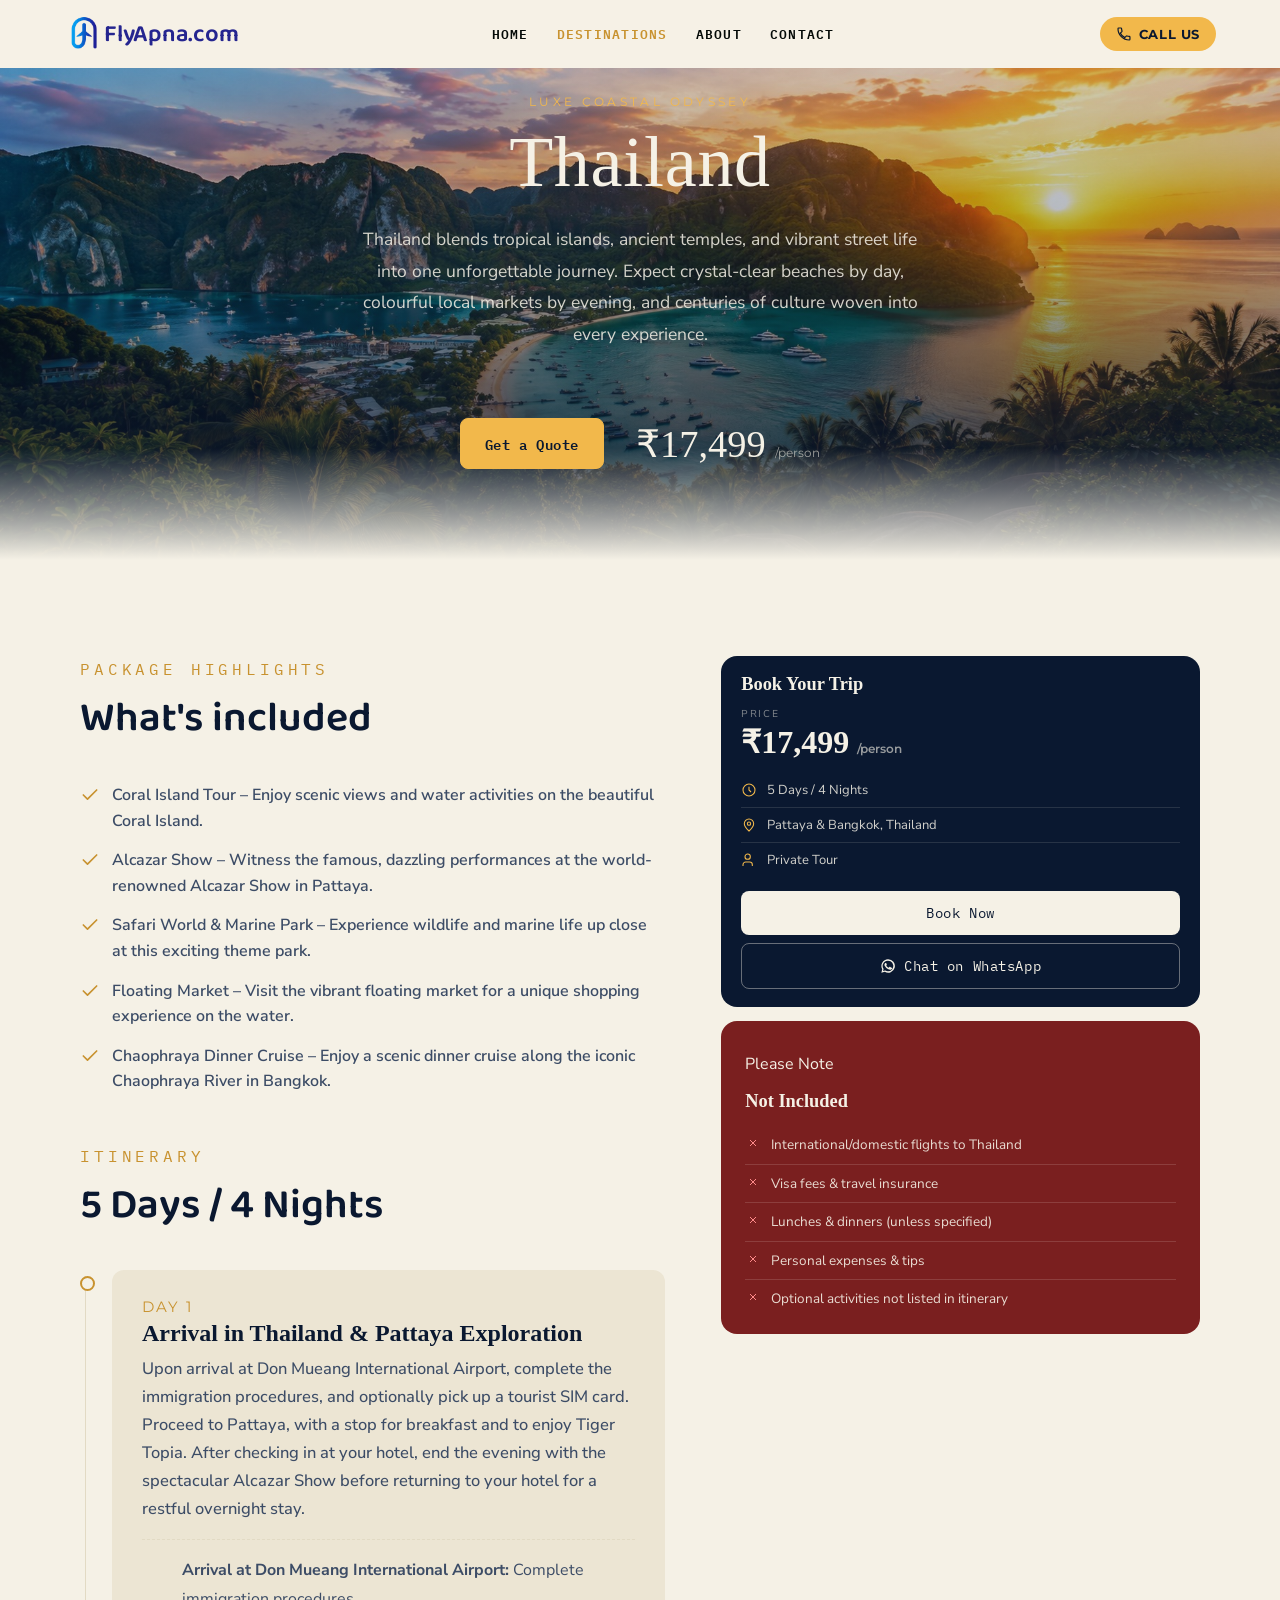
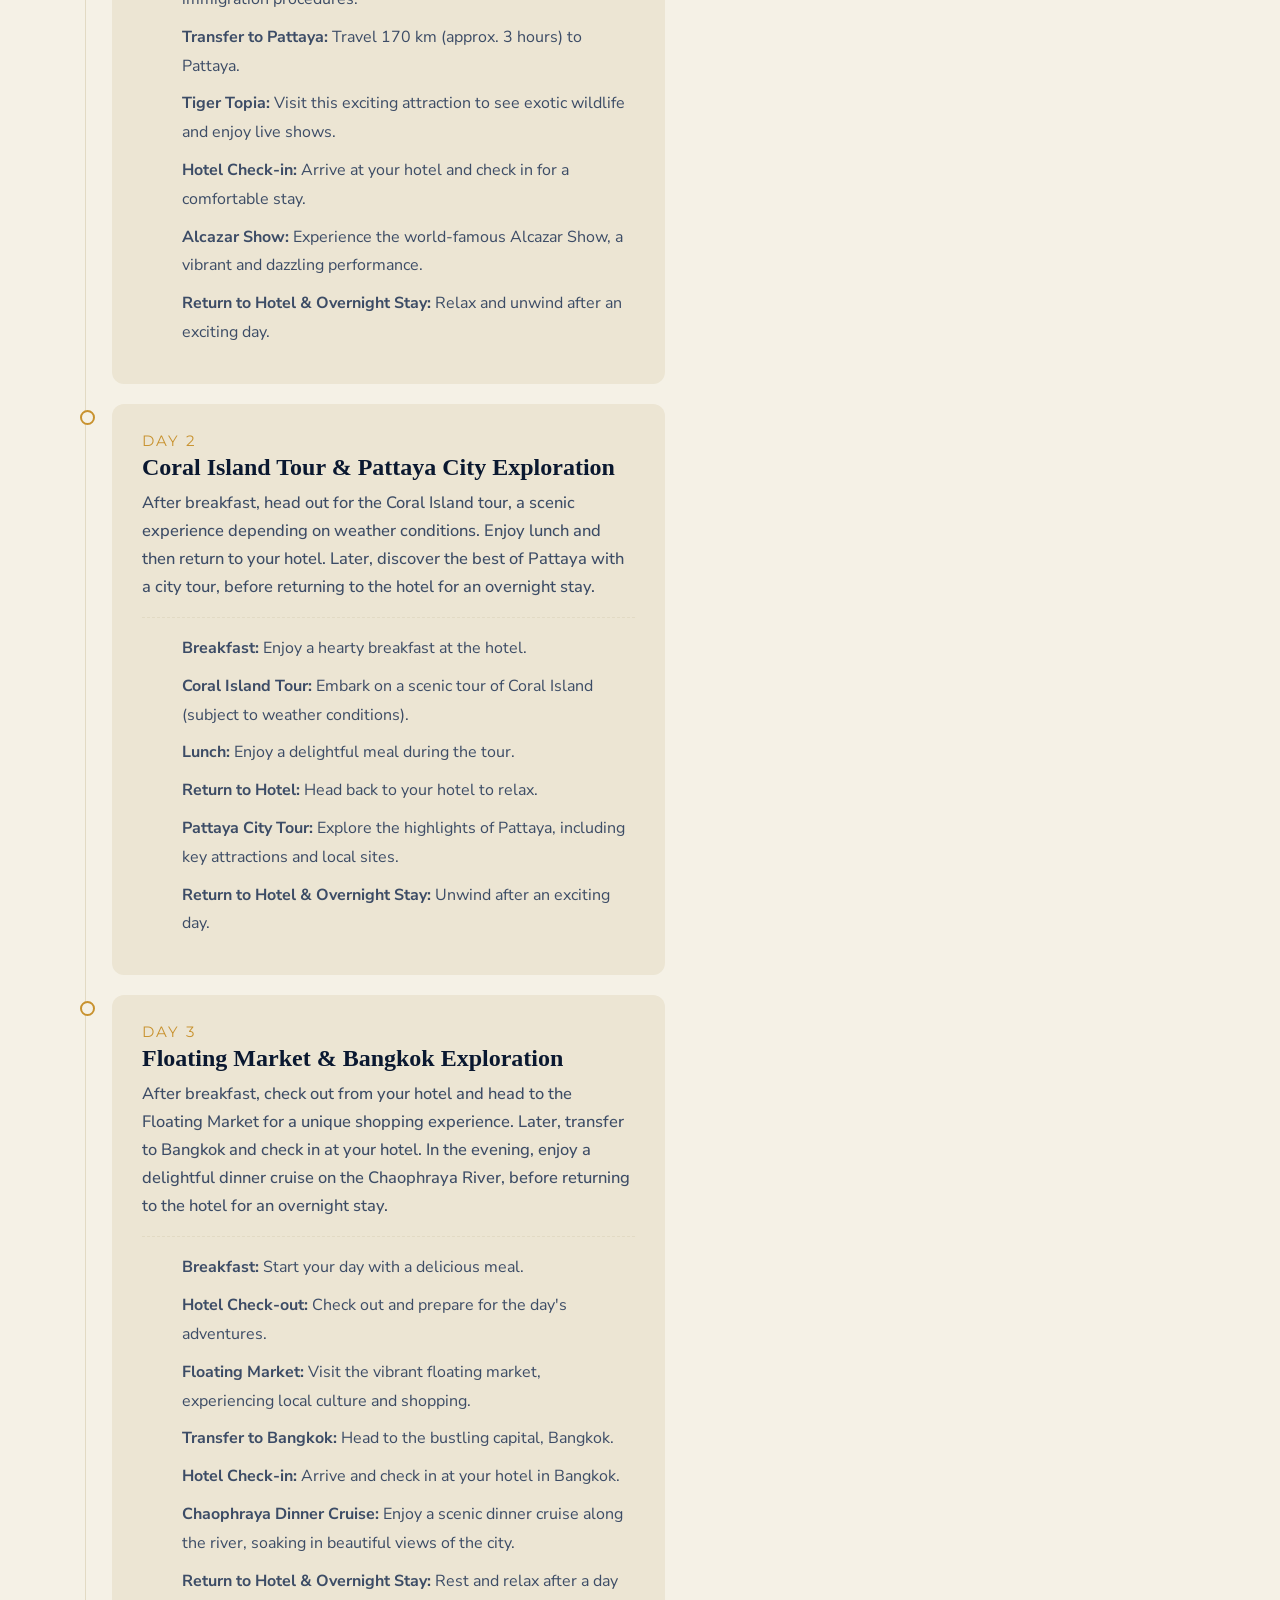
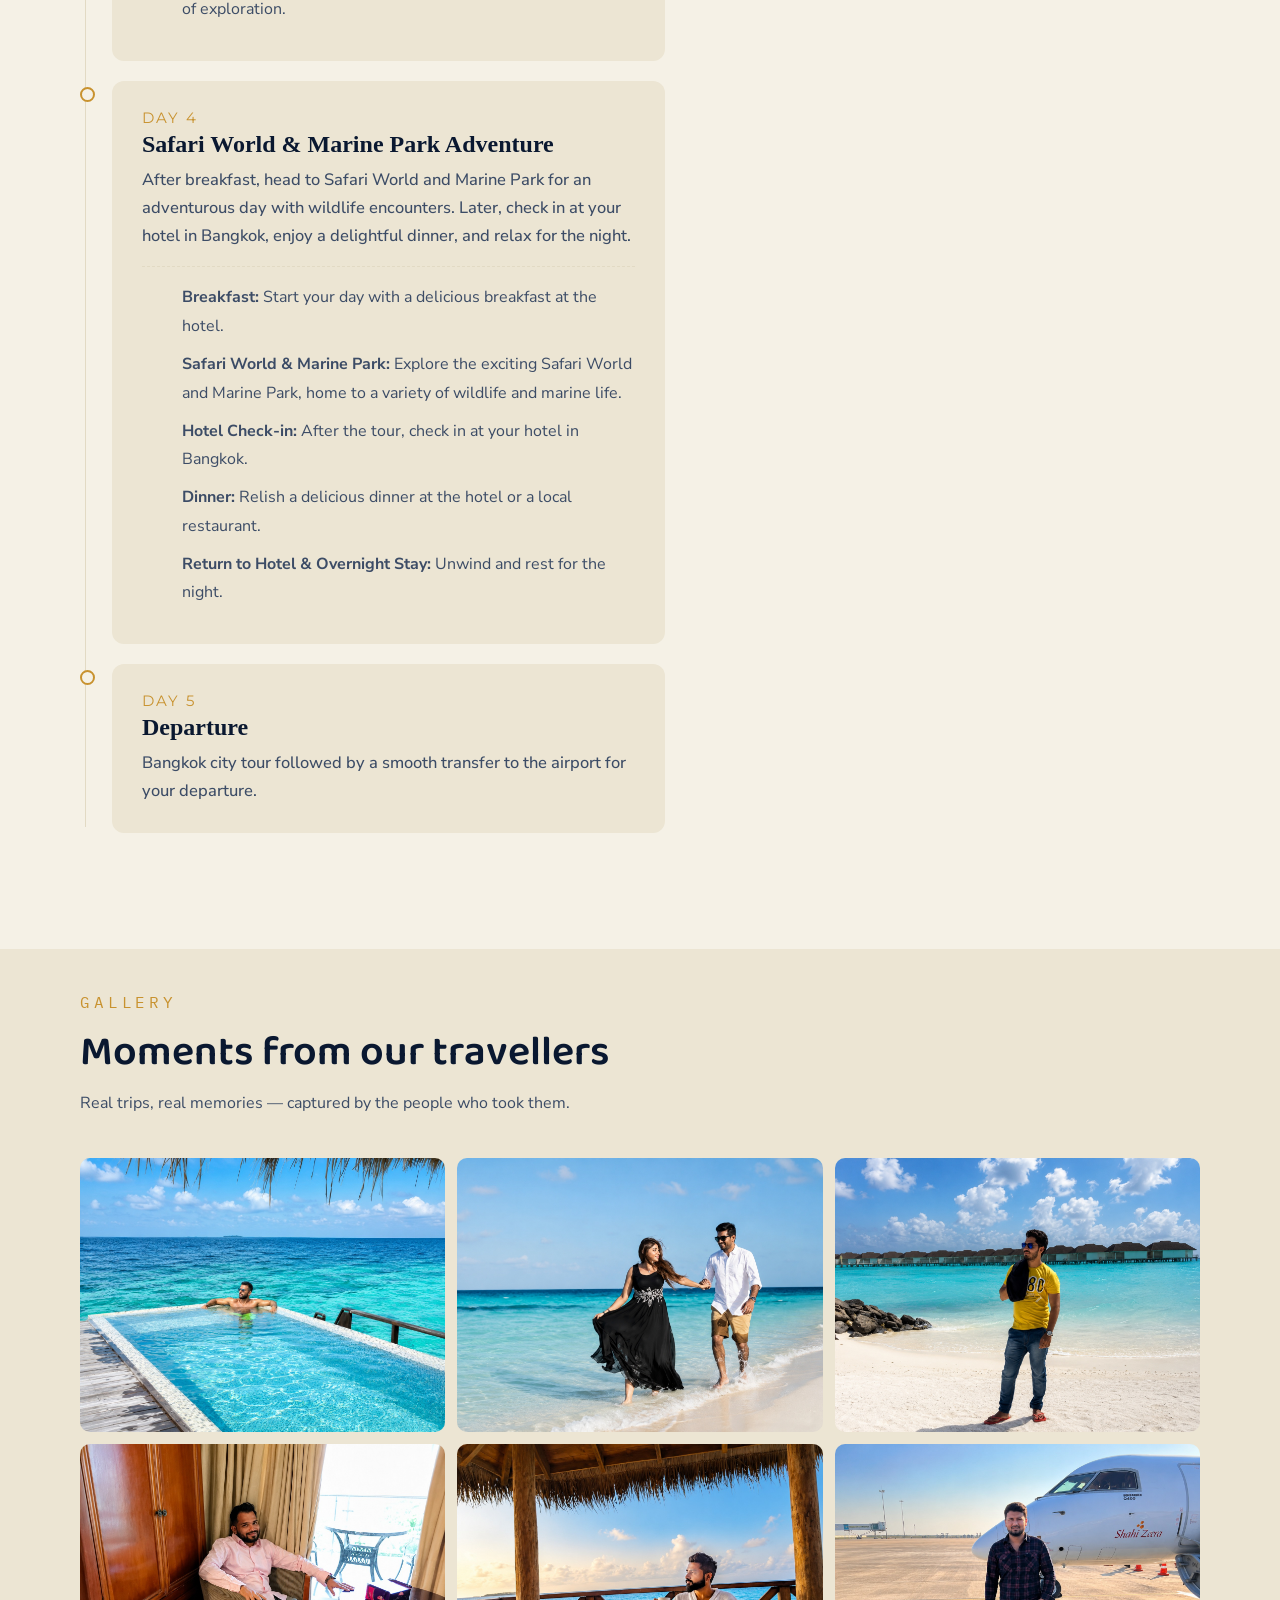
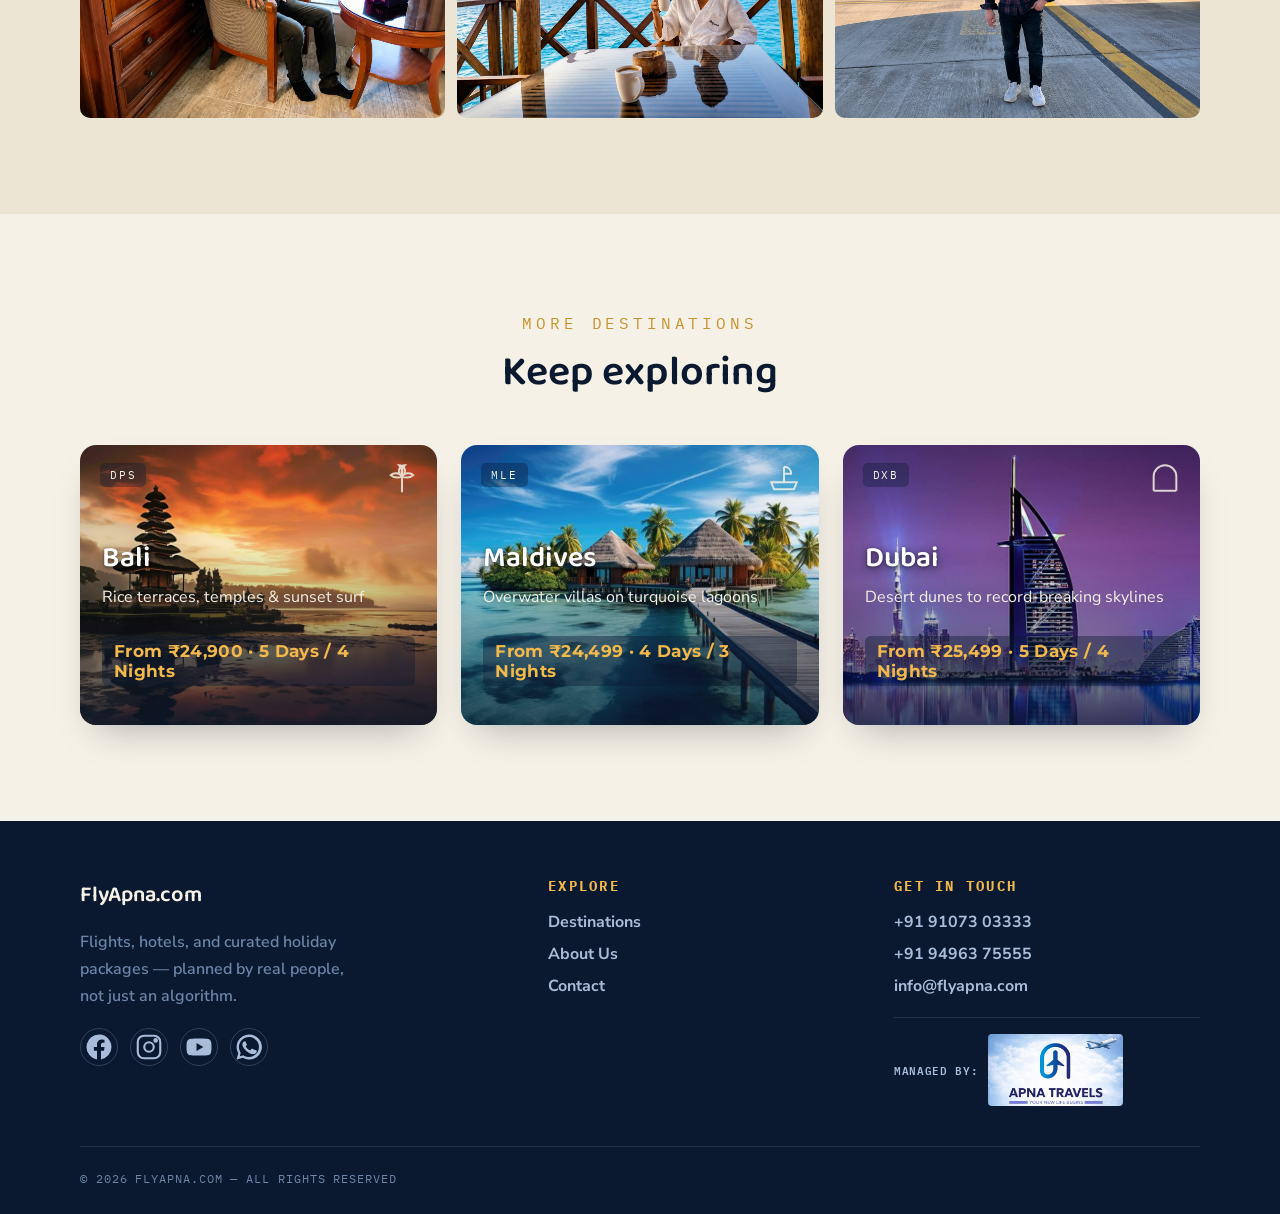
<file: thailand.html>
<!DOCTYPE html>
<html lang="en">
<head>
<meta charset="UTF-8">
<meta name="viewport" content="width=device-width, initial-scale=1.0">
<title>Thailand — FlyApna.com</title>
<meta name="description" content="Thailand holiday package from ₹17,499 — 5 Days / 4 Nights. Plan your trip with FlyApna.com.">
<link rel="preconnect" href="https://fonts.googleapis.com">
<link rel="preconnect" href="https://fonts.gstatic.com" crossorigin>
<link href="https://fonts.googleapis.com/css2?family=Baloo+2:wght@500;600;700;800&family=Nunito+Sans:wght@400;500;600;700&family=IBM+Plex+Mono:wght@400;500&family=Montserrat:wght@500;600&display=swap" rel="stylesheet">
<link rel="stylesheet" href="styles.css">
<!-- Google tag (gtag.js) -->
<script async src="https://www.googletagmanager.com/gtag/js?id=G-WCPJ1PGZ05"></script>
<script>
  window.dataLayer = window.dataLayer || [];
  function gtag(){dataLayer.push(arguments);}
  gtag('js', new Date());

  gtag('config', 'G-WCPJ1PGZ05');
</script>
</head>
<body>
<nav class="navbar" style="position:fixed; background:rgb(246 241 230);">
   <a href="index.html" class="nav-brand">
    <img src="logo.png" alt="FlyApna logo" class="nav-logo-img">
    <span class="nav-logo">Fly<span class="accent">Apna</span>.com</span>
  </a>
  <ul class="nav-links">
    <li><a href="index.html">Home</a></li>
    <li><a href="destinations.html" class="active">Destinations</a></li>
    <li><a href="about.html">About</a></li>
    <li><a href="contact.html">Contact</a></li>
  </ul>
  <a href="tel:+919107303333" class="nav-call" id="navCallBtn">
    <svg viewBox="0 0 24 24" fill="none" stroke="currentColor" stroke-width="1.8"><path d="M6.6 10.8a15 15 0 0 0 6.6 6.6l2.2-2.2a1 1 0 0 1 1-.2 11 11 0 0 0 3.5.6 1 1 0 0 1 1 1V20a1 1 0 0 1-1 1A17 17 0 0 1 3 4a1 1 0 0 1 1-1h3.4a1 1 0 0 1 1 1 11 11 0 0 0 .6 3.5 1 1 0 0 1-.2 1z"/></svg>
    <span>Call Us</span>
  </a>
  <button class="nav-toggle" aria-label="Toggle menu" aria-expanded="false">
    <svg viewBox="0 0 24 24" fill="none" stroke="currentColor" stroke-width="1.8"><path d="M4 7h16M4 12h16M4 17h16"/></svg>
  </button>
</nav>

<!-- HERO -->
<section class="luxe-hero" style="background-image:url('thailand-navbar.png');">
  <div class="luxe-hero__inner">
    <p class="luxe-hero__eyebrow">Luxe Coastal Odyssey</p>
    <h1 class="luxe-hero__title">Thailand</h1>
    <p class="luxe-hero__desc">Thailand blends tropical islands, ancient temples, and vibrant street life into one unforgettable journey. Expect crystal-clear beaches by day, colourful local markets by evening, and centuries of culture woven into every experience.</p>
    <div class="luxe-hero__cta">
      <a href="https://wa.me/919107303333?text=Hi!%20I'd%20like%20a%20quote%20for%20the%20Thailand%20package." class="btn btn-gold" data-dest="Thailand">Get a Quote</a>
      <div class="luxe-hero__price">
        <p class="luxe-hero__price-value">₹17,499 <span>/person</span></p>
      </div>
    </div>
  </div>
</section>

<section class="section">
  <div class="section-inner two-col">
    <div>
      <div class="section-head">
        <p class="eyebrow" style="color:var(--gold-deep);">Package highlights</p>
        <h2>What's included</h2>
      </div>
      <ul class="highlight-list">
        <li><svg viewBox="0 0 24 24" fill="none" stroke="currentColor" stroke-width="2" stroke-linecap="round" stroke-linejoin="round"><path d="M4 12l5 5L20 6"/></svg><span>Coral Island Tour – Enjoy scenic views and water activities on the beautiful Coral Island.</span></li>
        <li><svg viewBox="0 0 24 24" fill="none" stroke="currentColor" stroke-width="2" stroke-linecap="round" stroke-linejoin="round"><path d="M4 12l5 5L20 6"/></svg><span>Alcazar Show – Witness the famous, dazzling performances at the world-renowned Alcazar Show in Pattaya.</span></li>
        <li><svg viewBox="0 0 24 24" fill="none" stroke="currentColor" stroke-width="2" stroke-linecap="round" stroke-linejoin="round"><path d="M4 12l5 5L20 6"/></svg><span>Safari World & Marine Park – Experience wildlife and marine life up close at this exciting theme park.</span></li>
        <li><svg viewBox="0 0 24 24" fill="none" stroke="currentColor" stroke-width="2" stroke-linecap="round" stroke-linejoin="round"><path d="M4 12l5 5L20 6"/></svg><span>Floating Market – Visit the vibrant floating market for a unique shopping experience on the water.</span></li>
        <li><svg viewBox="0 0 24 24" fill="none" stroke="currentColor" stroke-width="2" stroke-linecap="round" stroke-linejoin="round"><path d="M4 12l5 5L20 6"/></svg><span>Chaophraya Dinner Cruise – Enjoy a scenic dinner cruise along the iconic Chaophraya River in Bangkok.</span></li>
      </ul>

      <div class="section-head" style="margin-top:48px;">
        <p class="eyebrow" style="color:var(--gold-deep);">Itinerary</p>
        <h2>5 Days / 4 Nights</h2>
      </div>

      <div class="luxe-timeline">
        <div class="luxe-timeline-item">
          <div class="luxe-timeline-card">
            <p class="luxe-timeline-card__day">Day 1</p>
            <h5 class="luxe-timeline-card__title">Arrival in Thailand & Pattaya Exploration</h5>
            <p class="luxe-timeline-card__desc">Upon arrival at Don Mueang International Airport, complete the immigration procedures, and optionally pick up a tourist SIM card. Proceed to Pattaya, with a stop for breakfast and to enjoy Tiger Topia. After checking in at your hotel, end the evening with the spectacular Alcazar Show before returning to your hotel for a restful overnight stay.</p>
            <ul class="luxe-timeline-card__list">
              <li><strong>Arrival at Don Mueang International Airport:</strong> Complete immigration procedures.</li>
              <li><strong>Transfer to Pattaya:</strong> Travel 170 km (approx. 3 hours) to Pattaya.</li>
              <li><strong>Tiger Topia:</strong> Visit this exciting attraction to see exotic wildlife and enjoy live shows.</li>
              <li><strong>Hotel Check-in:</strong> Arrive at your hotel and check in for a comfortable stay.</li>
              <li><strong>Alcazar Show:</strong> Experience the world-famous Alcazar Show, a vibrant and dazzling performance.</li>
              <li><strong>Return to Hotel & Overnight Stay:</strong> Relax and unwind after an exciting day.</li>
            </ul>
          </div>
        </div>

        <div class="luxe-timeline-item">
          <div class="luxe-timeline-card">
            <p class="luxe-timeline-card__day">Day 2</p>
            <h5 class="luxe-timeline-card__title">Coral Island Tour & Pattaya City Exploration</h5>
            <p class="luxe-timeline-card__desc">After breakfast, head out for the Coral Island tour, a scenic experience depending on weather conditions. Enjoy lunch and then return to your hotel. Later, discover the best of Pattaya with a city tour, before returning to the hotel for an overnight stay.</p>
            <ul class="luxe-timeline-card__list">
              <li><strong>Breakfast:</strong> Enjoy a hearty breakfast at the hotel.</li>
              <li><strong>Coral Island Tour:</strong> Embark on a scenic tour of Coral Island (subject to weather conditions).</li>
              <li><strong>Lunch:</strong> Enjoy a delightful meal during the tour.</li>
              <li><strong>Return to Hotel:</strong> Head back to your hotel to relax.</li>
              <li><strong>Pattaya City Tour:</strong> Explore the highlights of Pattaya, including key attractions and local sites.</li>
              <li><strong>Return to Hotel & Overnight Stay:</strong> Unwind after an exciting day.</li>
            </ul>
          </div>
        </div>

        <div class="luxe-timeline-item">
          <div class="luxe-timeline-card">
            <p class="luxe-timeline-card__day">Day 3</p>
            <h5 class="luxe-timeline-card__title">Floating Market & Bangkok Exploration</h5>
            <p class="luxe-timeline-card__desc">After breakfast, check out from your hotel and head to the Floating Market for a unique shopping experience. Later, transfer to Bangkok and check in at your hotel. In the evening, enjoy a delightful dinner cruise on the Chaophraya River, before returning to the hotel for an overnight stay.</p>
            <ul class="luxe-timeline-card__list">
              <li><strong>Breakfast:</strong> Start your day with a delicious meal.</li>
              <li><strong>Hotel Check-out:</strong> Check out and prepare for the day's adventures.</li>
              <li><strong>Floating Market:</strong> Visit the vibrant floating market, experiencing local culture and shopping.</li>
              <li><strong>Transfer to Bangkok:</strong> Head to the bustling capital, Bangkok.</li>
              <li><strong>Hotel Check-in:</strong> Arrive and check in at your hotel in Bangkok.</li>
              <li><strong>Chaophraya Dinner Cruise:</strong> Enjoy a scenic dinner cruise along the river, soaking in beautiful views of the city.</li>
              <li><strong>Return to Hotel & Overnight Stay:</strong> Rest and relax after a day of exploration.</li>
            </ul>
          </div>
        </div>

        <div class="luxe-timeline-item">
          <div class="luxe-timeline-card">
            <p class="luxe-timeline-card__day">Day 4</p>
            <h5 class="luxe-timeline-card__title">Safari World & Marine Park Adventure</h5>
            <p class="luxe-timeline-card__desc">After breakfast, head to Safari World and Marine Park for an adventurous day with wildlife encounters. Later, check in at your hotel in Bangkok, enjoy a delightful dinner, and relax for the night.</p>
            <ul class="luxe-timeline-card__list">
              <li><strong>Breakfast:</strong> Start your day with a delicious breakfast at the hotel.</li>
              <li><strong>Safari World & Marine Park:</strong> Explore the exciting Safari World and Marine Park, home to a variety of wildlife and marine life.</li>
              <li><strong>Hotel Check-in:</strong> After the tour, check in at your hotel in Bangkok.</li>
              <li><strong>Dinner:</strong> Relish a delicious dinner at the hotel or a local restaurant.</li>
              <li><strong>Return to Hotel & Overnight Stay:</strong> Unwind and rest for the night.</li>
            </ul>
          </div>
        </div>

        <div class="luxe-timeline-item">
          <div class="luxe-timeline-card">
            <p class="luxe-timeline-card__day">Day 5</p>
            <h5 class="luxe-timeline-card__title">Departure</h5>
            <p class="luxe-timeline-card__desc">Bangkok city tour followed by a smooth transfer to the airport for your departure.</p>
          </div>
        </div>
      </div>

     
    </div>

    <div>
      <div class="luxe-reserve" id="reserve-odyssey">
        <h3 class="luxe-reserve__title">Book Your Trip</h3>
        <p class="luxe-reserve__price-label">Price</p>
        <p class="luxe-reserve__price-value">₹17,499 <span>/person</span></p>

        <div class="luxe-reserve__row">
          <svg viewBox="0 0 24 24" fill="none" stroke="currentColor" stroke-width="1.6"><circle cx="12" cy="12" r="9"/><path d="M12 7v5l3 3"/></svg>
          5 Days / 4 Nights
        </div>
        <div class="luxe-reserve__row">
          <svg viewBox="0 0 24 24" fill="none" stroke="currentColor" stroke-width="1.6"><path d="M12 21s-7-6.5-7-11a7 7 0 0 1 14 0c0 4.5-7 11-7 11z"/><circle cx="12" cy="10" r="2.5"/></svg>
          Pattaya & Bangkok, Thailand
        </div>
        <div class="luxe-reserve__row">
          <svg viewBox="0 0 24 24" fill="none" stroke="currentColor" stroke-width="1.6"><path d="M17 21v-2a4 4 0 0 0-4-4H7a4 4 0 0 0-4 4v2"/><circle cx="10" cy="7" r="4"/></svg>
          Private Tour
        </div>

        <div class="luxe-reserve__actions">
          <a href="contact.html" class="btn" style="background:var(--paper); color:var(--sky-deep); justify-content:center;">Book Now</a>
          <a href="https://wa.me/919107303333?text=Hi!%20I'd%20like%20a%20quote%20for%20the%20Thailand%20package." class="btn btn-outline" style="justify-content:center;" data-dest="Thailand">
            <svg viewBox="0 0 24 24" fill="currentColor" style="width:16px;height:16px;"><path d="M12 2a10 10 0 0 0-8.6 15L2 22l5.2-1.4A10 10 0 1 0 12 2zm0 18a8 8 0 0 1-4.1-1.1l-.3-.2-3 .8.8-2.9-.2-.3A8 8 0 1 1 12 20zm4.4-5.9c-.2-.1-1.4-.7-1.7-.8s-.4-.1-.6.1-.7.8-.9 1-.3.2-.6.1a6.5 6.5 0 0 1-1.9-1.2 7.2 7.2 0 0 1-1.3-1.7c-.1-.2 0-.4.1-.5l.4-.4.3-.4a.5.5 0 0 0 0-.5c-.1-.1-.6-1.4-.8-1.9s-.4-.4-.6-.4h-.5a1 1 0 0 0-.7.3 3 3 0 0 0-.9 2.2c0 1.3 1 2.6 1.1 2.7s2 3 4.7 4.2a5.7 5.7 0 0 0 3.5.7 3 3 0 0 0 2-1.4 2.4 2.4 0 0 0 .2-1.4c-.1-.1-.3-.2-.5-.3z"/></svg>
            Chat on WhatsApp
          </a>
        </div>
      </div>

      <div class="luxe-excluded">
        <p class="luxe-excluded__eyebrow">Please Note</p>
        <h3 class="luxe-excluded__title">Not Included</h3>

        <div class="luxe-excluded__row">
          <span class="luxe-excluded__icon">
            <svg viewBox="0 0 24 24" fill="none" stroke="currentColor" stroke-width="2"><path d="M18 6 6 18M6 6l12 12"/></svg>
          </span>
          International/domestic flights to Thailand
        </div>
        <div class="luxe-excluded__row">
          <span class="luxe-excluded__icon">
            <svg viewBox="0 0 24 24" fill="none" stroke="currentColor" stroke-width="2"><path d="M18 6 6 18M6 6l12 12"/></svg>
          </span>
          Visa fees & travel insurance
        </div>
        <div class="luxe-excluded__row">
          <span class="luxe-excluded__icon">
            <svg viewBox="0 0 24 24" fill="none" stroke="currentColor" stroke-width="2"><path d="M18 6 6 18M6 6l12 12"/></svg>
          </span>
          Lunches & dinners (unless specified)
        </div>
        <div class="luxe-excluded__row">
          <span class="luxe-excluded__icon">
            <svg viewBox="0 0 24 24" fill="none" stroke="currentColor" stroke-width="2"><path d="M18 6 6 18M6 6l12 12"/></svg>
          </span>
          Personal expenses & tips
        </div>
        <div class="luxe-excluded__row">
          <span class="luxe-excluded__icon">
            <svg viewBox="0 0 24 24" fill="none" stroke="currentColor" stroke-width="2"><path d="M18 6 6 18M6 6l12 12"/></svg>
          </span>
          Optional activities not listed in itinerary
        </div>
      </div>
    </div>
  </div>
</section>

<section class="section" style="background:var(--paper-dim); padding-top:40px;">
  <div class="section-inner">
    <div class="section-head">
      <p class="eyebrow" style="color:var(--gold-deep);">Gallery</p>
      <h2>Moments from our travellers</h2>
      <p>Real trips, real memories — captured by the people who took them.</p>
    </div>
    <div class="gallery-grid">
      <img src="photo-1.png" alt="Thailand gallery photo 1" class="gallery-tile">
      <img src="photo-2.png" alt="Thailand gallery photo 2" class="gallery-tile">
      <img src="photo-3.png" alt="Thailand gallery photo 3" class="gallery-tile">
      <img src="photo-4.png" alt="Thailand gallery photo 4" class="gallery-tile">
      <img src="photo-5.png" alt="Thailand gallery photo 5" class="gallery-tile">
      <img src="photo-6.png" alt="Thailand gallery photo 6" class="gallery-tile">
    </div>
  </div>
</section>

<section class="section">
  <div class="section-inner">
    <div class="section-head center">
      <p class="eyebrow" style="color:var(--gold-deep);">More destinations</p>
      <h2>Keep exploring</h2>
    </div>
    <div class="dest-grid">
      <a class="dest-card grad-bali" href="bali.html" style="background: url('bali-card.jpg') center/cover no-repeat;">
    <span class="code">DPS</span>
    <span class="icon"><svg viewBox="0 0 24 24" fill="none" stroke="currentColor" stroke-width="1.4"><path d="M12 22V11"/><path d="M12 11c-2-3-6-3-8-1 2 2 5 2 8 1z"/><path d="M12 11c2-3 6-3 8-1-2 2-5 2-8 1z"/><path d="M12 11c-1-3 0-6 2-8-3 0-5 3-4 6"/><path d="M12 11c1-3 0-6-2-8 3 0 5 3 4 6"/></svg></span>
    <h3>Bali</h3>
    <p class="tagline">Rice terraces, temples & sunset surf</p>
    <p class="price">From ₹24,900 · 5 Days / 4 Nights</p>
  </a>
<a class="dest-card grad-maldives" href="maldives.html" style="background: url('maldives-card.jpeg') center/cover no-repeat;">
    <span class="code">MLE</span>
    <span class="icon"><svg viewBox="0 0 24 24" fill="none" stroke="currentColor" stroke-width="1.4"><path d="M3 15h18l-2 5H5l-2-5z"/><path d="M12 15V4"/><path d="M12 4c3 0 5 2 5 5h-5"/></svg></span>
    <h3>Maldives</h3>
    <p class="tagline">Overwater villas on turquoise lagoons</p>
    <p class="price">From ₹24,499 · 4 Days / 3 Nights</p>
  </a>
<a class="dest-card grad-dubai" href="dubai.html" style="background: url('dubai-card.jpg') center/cover no-repeat;">
    <span class="code">DXB</span>
    <span class="icon"><svg viewBox="0 0 24 24" fill="none" stroke="currentColor" stroke-width="1.4"><path d="M4 21V11a8 8 0 0 1 16 0v10"/><path d="M4 21h16"/></svg></span>
    <h3>Dubai</h3>
    <p class="tagline">Desert dunes to record-breaking skylines</p>
    <p class="price">From ₹25,499 · 5 Days / 4 Nights</p>
  </a>
    </div>
  </div>
</section>

<footer class="site-footer">
  <div class="footer-grid">
    <div>
      <p class="footer-brand">FlyApna.com</p>
      <p class="footer-tagline">Flights, hotels, and curated holiday packages — planned by real people, not just an algorithm.</p>
      <div class="footer-social">
        <a href="https://www.facebook.com/profile.php?id=61591713606710" target="_blank" rel="noopener" aria-label="Facebook">
          <svg viewBox="0 0 24 24" fill="currentColor"><path d="M22 12a10 10 0 1 0-11.6 9.9v-7H7.9V12h2.5V9.8c0-2.5 1.5-3.9 3.8-3.9 1.1 0 2.2.2 2.2.2v2.4h-1.2c-1.2 0-1.6.8-1.6 1.6V12h2.8l-.4 2.9h-2.4v7A10 10 0 0 0 22 12z"/></svg>
        </a>
        <a href="https://instagram.com/flyapna" target="_blank" rel="noopener" aria-label="Instagram">
          <svg viewBox="0 0 24 24" fill="none" stroke="currentColor" stroke-width="1.7"><rect x="3" y="3" width="18" height="18" rx="5"/><circle cx="12" cy="12" r="3.8"/><circle cx="17.3" cy="6.7" r="1"/></svg>
        </a>
        <a href="https://youtube.com/@flyapna" target="_blank" rel="noopener" aria-label="YouTube">
          <svg viewBox="0 0 24 24" fill="currentColor"><path d="M22 12c0-2.5-.2-4-.6-4.9-.3-.6-.8-1.1-1.4-1.4C18.9 5.2 12 5.2 12 5.2s-6.9 0-8 .5c-.6.3-1.1.8-1.4 1.4C2.2 8 2 9.5 2 12s.2 4 .6 4.9c.3.6.8 1.1 1.4 1.4 1.1.5 8 .5 8 .5s6.9 0 8-.5c.6-.3 1.1-.8 1.4-1.4.4-.9.6-2.4.6-4.9zM10 15.2V8.8l5.5 3.2-5.5 3.2z"/></svg>
        </a>
        <a href="https://wa.me/919107303333?text=Hi!%20I'd%20like%20to%20know%20more%20about%20FlyApna%20holiday%20packages." target="_blank" rel="noopener" aria-label="WhatsApp">
          <svg viewBox="0 0 24 24" fill="currentColor"><path d="M12 2a10 10 0 0 0-8.6 15L2 22l5.2-1.4A10 10 0 1 0 12 2zm0 18a8 8 0 0 1-4.1-1.1l-.3-.2-3 .8.8-2.9-.2-.3A8 8 0 1 1 12 20zm4.4-5.9c-.2-.1-1.4-.7-1.7-.8s-.4-.1-.6.1-.7.8-.9 1-.3.2-.6.1a6.5 6.5 0 0 1-1.9-1.2 7.2 7.2 0 0 1-1.3-1.7c-.1-.2 0-.4.1-.5l.4-.4.3-.4a.5.5 0 0 0 0-.5c-.1-.1-.6-1.4-.8-1.9s-.4-.4-.6-.4h-.5a1 1 0 0 0-.7.3 3 3 0 0 0-.9 2.2c0 1.3 1 2.6 1.1 2.7s2 3 4.7 4.2a5.7 5.7 0 0 0 3.5.7 3 3 0 0 0 2-1.4 2.4 2.4 0 0 0 .2-1.4c-.1-.1-.3-.2-.5-.3z"/></svg>
        </a>
      </div>
    </div>
    <div class="footer-col">
      <h4>Explore</h4>
      <ul>
        <li><a href="destinations.html">Destinations</a></li>
        <li><a href="about.html">About Us</a></li>
        <li><a href="contact.html">Contact</a></li>
      </ul>
    </div>
    <div class="footer-col">
      <h4>Get in touch</h4>
      <ul>
<li><a href="tel:+919107303333">+91 91073 03333</a></li>
<li><a href="https://wa.me/919496375555?text=Hi!%20I'd%20like%20to%20know%20more%20about%20FlyApna%20holiday%20packages." class="no-wa-rewrite">+91 94963 75555</a></li>
        <li><a href="mailto:info@flyapna.com">info@flyapna.com</a></li>
      </ul>
      <div class="footer-managed">
        <span>Managed By:</span>
        <a href="https://apnatravels.org" target="_blank" rel="noopener">
          <img src="apnatravels-logo.jpeg" alt="Apna Travels">
        </a>
      </div>
    </div>
  </div>

  <div class="footer-bottom">© 2026 FlyApna.com — All rights reserved</div>
</footer>
<script src="main.js"></script>
</body>
</html>
</file>
<file: styles.css>
/* ===== FlyApna design system — departures-board identity ===== */

:root{
  --sky-deep:#0a1830;
  --sky-mid:#1c3d68;
  --sky-low:#3a5f8f;
  --horizon:#ff7a55;
  --horizon-soft:#ffb98a;
  --gold:#f2b84b;
  --gold-deep:#c8922f;
  --paper:#f5f1e6;
  --paper-dim:#ece5d3;
  --ink:#0a1830;
  --ink-soft:#3c4c66;
  --mist:#a9bdda;
  --mist-dim:#6c84a8;
  --line:#e2dac4;
}

*{box-sizing:border-box;}
html{scroll-behavior:smooth;}
body{
  margin:0;
  background:var(--paper);
  color:var(--ink);
  font-family:'Nunito Sans', -apple-system, sans-serif;
  overflow-x:hidden;
}
img{max-width:100%; display:block;}
a{color:inherit;}
:focus-visible{outline:2px solid var(--gold); outline-offset:2px;}

.eyebrow{
  font-family:'IBM Plex Mono', monospace;
  font-size:12px;
  letter-spacing:0.24em;
  text-transform:uppercase;
}



/* Prevent iOS Safari auto-zoom on form focus */
input, select, textarea{
  font-size:16px;
}


/* ---------- Navbar ---------- */
.navbar{
  position:absolute; 
  top:0; left: 0; right: 0;
   z-index:50;
  display:flex; align-items:center; justify-content:space-between;
  padding:14px clamp(20px,5vw,64px);
  background:transparent;
  border-bottom:none;
}

.luxe-timeline-card__list{
  list-style:none;
  margin:16px 0 0;
  padding-top:16px;
  border-top:1px dashed var(--line);
  font-size:15px;
  line-height:1.8;
  color:var(--ink-soft);
}
.luxe-timeline-card__list li{
  margin-bottom:9px;
}

.nav-brand{
  display:flex;
  align-items:center;
  gap:0px;
  text-decoration:none;
  padding:0px 0px;
  border-radius:999px;
  transition:transform 0.25s ease, box-shadow 0.25s ease;
}

.nav-brand:hover{
  transform:translateY(-1px);
  box-shadow:0 6px 20px rgba(10,24,48,0.3), 0 0 0 1.5px rgba(242,184,75,0.4);
}

.nav-logo-img{
  height:40px;      /* ← control the logo's size here */
  width:auto;
  display:block;
}

.nav-logo{
  font-family:'Baloo 2', sans-serif;
  font-weight:600;
  font-size:24px;
  letter-spacing:-0.01em;
  color:#25258F;
}

.nav-logo .accent{
  color:#25258F;
}
.nav-logo span{
  color:#25258F;
}
.nav-links{
  display:flex; align-items:center; gap:28px;
  list-style:none; margin:0; padding:0;
}
.nav-links a{
  font-family:'IBM Plex Mono', monospace;
  font-size:12.5px;
  font-weight:600;
  letter-spacing:0.1em;
  text-transform:uppercase;
  text-decoration:none;
  color:#030906;
  transition:color 0.2s ease;
}
.nav-links a:hover, .nav-links a.active{ color:var(--gold-deep); }
.nav-cta{
  font-family:'IBM Plex Mono', monospace;
  font-size:12.5px;
  letter-spacing:0.06em;
  text-decoration:none;
  color:var(--ink);
  background:transparent;
  border:1.5px solid var(--gold-deep);
  padding:9px 16px;
  border-radius:7px;
  white-space:nowrap;
  transition:background 0.2s ease, color 0.2s ease;
}
.nav-cta:hover{ background:var(--gold-deep); color:var(--paper); }
.nav-toggle{ display:none; }

@media (max-width:820px){
  .nav-links{
    position:fixed; inset:64px 0 0 0;
    background:var(--paper);
    flex-direction:column; align-items:stretch;
    padding:32px 28px;
    gap:4px;
    transform:translateX(100%);
    transition:transform 0.3s cubic-bezier(.16,.84,.44,1);
    overflow-y:auto;
  }
  .nav-links.open{ transform:translateX(0); }

  .nav-links a{
    color:var(--ink);
    font-size:15px;
    letter-spacing:0.08em;
    padding:16px 4px;
    border-bottom:1px solid var(--line);
    display:flex;
    align-items:center;
    justify-content:space-between;
    transition:color 0.2s ease, padding-left 0.2s ease;
  }
  .nav-links a::after{
    content:"→";
    opacity:0;
    transform:translateX(-6px);
    transition:opacity 0.2s ease, transform 0.2s ease;
    color:var(--gold-deep);
  }
  .nav-links a:hover,
  .nav-links a.active{
    color:var(--gold-deep);
    padding-left:8px;
  }
  .nav-links a:hover::after,
  .nav-links a.active::after{
    opacity:1;
    transform:translateX(0);
  }
  .nav-links a:last-child{ border-bottom:none; }

  .nav-toggle{
    display:block; background:none; border:none; cursor:pointer;
    padding:6px; color:black;
  }
  
  .nav-toggle svg{ width:24px; height:24px; }
}
/* ---------- Dusk-sky hero (shared by homepage + destination pages) ---------- */
.sky-hero{
  position:relative;
  background:
    radial-gradient(ellipse 120% 60% at 50% 118%, var(--horizon) 0%, rgba(255,122,85,0) 55%),
    linear-gradient(180deg, var(--sky-deep) 0%, var(--sky-mid) 55%, var(--sky-low) 100%);
  color:var(--paper);
  overflow:hidden;
}
.sky-hero .stars{
  position:absolute; inset:0; pointer-events:none; opacity:0.8;
  background-image:
    radial-gradient(1.5px 1.5px at 10% 20%, rgba(255,255,255,0.5), transparent),
    radial-gradient(1.5px 1.5px at 80% 10%, rgba(255,255,255,0.4), transparent),
    radial-gradient(1px 1px at 60% 30%, rgba(255,255,255,0.5), transparent),
    radial-gradient(1px 1px at 30% 45%, rgba(255,255,255,0.35), transparent),
    radial-gradient(1.5px 1.5px at 90% 40%, rgba(255,255,255,0.3), transparent);
}

/* Taller hero on desktop only — mobile keeps its original content-based height */
@media (min-width:821px){
  .sky-hero--home{
    min-height:82vh;
  }
}

@media (min-width:601px){
  .sky-hero--home{
    display:flex;
    flex-direction:column;
  }
  .sky-hero--home .section{
    margin-top:auto;
  }
}

/* ---------- Buttons ---------- */
.btn{
  display:inline-flex; align-items:center; gap:8px;
  font-family:'IBM Plex Mono', monospace;
  font-size:14px; letter-spacing:0.04em;
  text-decoration:none;
  padding:13px 24px;
  border-radius:8px;
  transition:transform 0.2s ease, background 0.2s ease, border-color 0.2s ease;
}
.btn-gold{
  background:var(--gold);
  color:var(--sky-deep);
  border:1px solid var(--gold);
  font-weight:600;
}
.btn-gold:hover{ transform:translateY(-1px); background:var(--gold-deep); }
.btn-outline{
  background:transparent;
  color:var(--paper);
  border:1.5px solid rgba(245,241,230,0.4);
}
.btn-outline:hover{ border-color:var(--gold); color:var(--gold); }
.btn-outline-dark{
  background:transparent;
  color:var(--ink);
  border:1.5px solid var(--ink);
}
.btn-outline-dark:hover{ background:var(--ink); color:var(--paper); }

/* ---------- Section rhythm ---------- */
.section{ padding:clamp(75px,8vw,96px) clamp(20px,5vw,64px); }
.section-inner{ max-width:1120px; margin:0 auto; }
.section-head{ max-width:640px; margin:0 0 40px; }
.section-head.center{ margin:0 auto 48px; text-align:center; }
.section-head .eyebrow{ color:var(--gold-deep); margin:0 0 12px; }
.section-head h2{
  font-family:'Baloo 2', sans-serif;
  font-weight:600;
  font-size:clamp(1.8rem,4vw,2.6rem);
  line-height:1.15;
  margin:0 0 14px;
  color:var(--ink);
}
.section-head p{
  font-size:1rem; line-height:1.7; color:var(--ink-soft);
  margin:0;
}

.curve-top{
  
  border-radius:48px 48px 0 0;
  position:relative;
  margin-top:-104px;
  padding-top:calc(32px + 40px);
}
.curve-top::before{
  content:"";
  position:absolute;
  top:10px; left:10px; right:10px;
  bottom:0;
  border-radius:38px 38px 0 0;
  border:2px dashed rgba(242,184,75,0.45);
  border-bottom:none;
  pointer-events:none;
}

.curve-plane-path{
  position:absolute;
  top:0; left:0;
  width:100%;
  height:130px;
  pointer-events:none;
  z-index:2;
  overflow:visible;
}

/* ---------- Footer ---------- */
footer.site-footer{
  background:var(--sky-deep);
  color:var(--mist);
  padding:56px clamp(20px,5vw,64px) 28px;
}
.footer-grid{
  max-width:1120px; margin:0 auto;
  display:grid; grid-template-columns:1.4fr 1fr 1fr; gap:40px;
}
.footer-brand{
  font-family:'Baloo 2', sans-serif; font-weight:600; font-size:22px;
  color:var(--paper); margin:0 0 12px;
}
.footer-tagline{ font-size:16px; line-height:1.7; color:var(--mist-dim); max-width:280px; font-weight:600 }
.footer-col h4{
  font-family:'IBM Plex Mono', monospace; font-size:14px; letter-spacing:0.16em;
  text-transform:uppercase; color:var(--gold); margin:0 0 16px; font-weight: 700;
}
.footer-col ul{ list-style:none; margin:0; padding:0; display:flex; flex-direction:column; gap:10px; }
.footer-col a{ text-decoration:none; color:var(--mist); font-size:16px; font-weight: 700; }
.footer-col a:hover{ color:var(--paper); }
.footer-bottom{
  max-width:1120px; margin:40px auto 0; padding-top:24px;
  border-top:1px solid rgba(169,189,218,0.15);
  font-family:'IBM Plex Mono', monospace; font-size:11.5px; letter-spacing:0.08em;
  color:var(--mist-dim); text-transform:uppercase;
}
@media (max-width:720px){
  .footer-grid{ grid-template-columns:1fr; gap:32px; }
}

/* ---------- Cards: destination grid ---------- */
.dest-grid{
  display:grid; grid-template-columns:repeat(3,1fr); gap:24px;
}
@media (max-width:920px){ .dest-grid{ grid-template-columns:repeat(2,1fr); } }
@media (max-width:600px){ .dest-grid{ grid-template-columns:1fr; } }

.dest-card{
  position:relative;
  border-radius:16px;
  overflow:hidden;
  text-decoration:none;
  color:var(--paper);
  min-height:280px;
  display:flex; flex-direction:column; justify-content:flex-end;
  padding:22px;
  box-shadow:0 18px 36px -18px rgba(10,24,48,0.35);
  transition:transform 0.25s ease, box-shadow 0.25s ease;
}
.dest-card:hover{ transform:translateY(-4px); box-shadow:0 24px 44px -16px rgba(10,24,48,0.45); }
.dest-card .code{
  position:absolute; top:18px; left:20px;
  font-family:'IBM Plex Mono', monospace; font-size:11px; letter-spacing:0.16em;
  background:rgba(10,24,48,0.35);
  padding:5px 10px; border-radius:5px;
}
.dest-card .icon{ position:absolute; top:16px; right:18px; width:34px; height:34px; opacity:0.85; }
.dest-card h3{
  font-family:'Baloo 2', sans-serif;
  font-weight:600;
  font-size:1.8rem;
  margin:0 0 4px;
  color:#fff;
  text-shadow:0 2px 10px rgba(0,0,0,0.55), 0 1px 3px rgba(0,0,0,0.4);
}.dest-card .tagline{ font-size:16px; opacity:1; margin:0 0 10px; line-height:1.5; }
.dest-card .price{
  display:inline-block;
  font-family:'Montserrat', sans-serif;
  font-weight:700;
  font-size:17px;
  color:var(--gold);
  letter-spacing:0.02em;
  background:rgba(10,24,48,0.4);
  padding:5px 12px;
  border-radius:6px;
}.dest-card::before{
  content:""; position:absolute; inset:0;
  background:linear-gradient(180deg, rgba(10,24,48,0) 35%, rgba(10,24,48,0.75) 100%);
}
.dest-card > *{ position:relative; z-index:1; }

/* Gradient themes per destination */
.grad-bali{ background:linear-gradient(135deg, #ff8a65, #1c3d68); }
.grad-maldives{ background:linear-gradient(135deg, #1c3d68, #17b6a7); }
.grad-dubai{ background:linear-gradient(135deg, #c8922f, #0a1830); }
.grad-thailand{ background:linear-gradient(135deg, #1c7a5c, #f2b84b); }
.grad-kerala{ background:linear-gradient(135deg, #0f5c4a, #1c3d68); }
.grad-goa{ background:linear-gradient(135deg, #ff6f59, #3a1c68); }

/* ---------- Who's travelling selector ---------- */
.persona-grid{
  display:grid; grid-template-columns:repeat(4,1fr); gap:16px;
}
@media (max-width:820px){ .persona-grid{ grid-template-columns:repeat(2,1fr); } }
.persona-card{
  display:flex; flex-direction:column; align-items:center; gap:10px;
  text-align:center;
  padding:26px 16px;
  border-radius:14px;
  border:1px solid rgba(245,241,230,0.18);
  background:rgba(245,241,230,0.04);
  text-decoration:none;
  color:var(--paper);
  transition:background 0.2s ease, border-color 0.2s ease, transform 0.2s ease;
}
.persona-card:hover{ background:rgba(242,184,75,0.1); border-color:var(--gold); transform:translateY(-2px); }
.persona-card .icon{ width:36px; height:36px; color:var(--gold); }
.persona-card .label{ font-family:'Baloo 2', sans-serif; font-size:1.05rem; font-weight:600; }
.persona-card .sub{ font-family:'IBM Plex Mono', monospace; font-size:11px; letter-spacing:0.08em; color:var(--mist); text-transform:uppercase; }

/* ---------- Trust section ---------- */
.trust-badge{
  display:inline-flex; align-items:center; gap:10px;
  background:var(--paper-dim);
  border:1px solid var(--line);
  padding:10px 18px;
  border-radius:10px;
  font-family:'IBM Plex Mono', monospace;
  font-size:13px;
  margin-bottom:28px;
}
.trust-badge .stars{ color:var(--gold-deep); letter-spacing:2px; }
.testimonial-grid{
  display:grid; grid-template-columns:repeat(3,1fr); gap:22px;
}
@media (max-width:920px){ .testimonial-grid{ grid-template-columns:1fr; } }
.testimonial{
  background:#fff;
  border:1px solid var(--line);
  border-radius:14px;
  padding:26px;
}
.testimonial .stars{ color:var(--gold-deep); font-size:14px; margin-bottom:12px; letter-spacing:2px; }
.testimonial p{ font-size:14.5px; line-height:1.7; color:var(--ink-soft); font-style:italic; margin:0 0 16px; font-weight: 700; }
.testimonial .who{ font-family:'IBM Plex Mono', monospace; font-size:12px; color:var(--ink); letter-spacing:0.04em; }

/* ---------- Recently booked feed ---------- */
.feed{
  background:var(--paper-dim);
  border:1px solid var(--line);
  border-radius:16px;
  padding:8px;
}
.feed-row{
  display:flex; align-items:center; justify-content:space-between;
  padding:16px 18px;
  border-bottom:1px solid var(--line);
  font-family:'IBM Plex Mono', monospace;
  font-size:13px;
}
.feed-row:last-child{ border-bottom:none; }
.feed-left{ display:flex; align-items:center; gap:12px; }
.feed-dot{ width:8px; height:8px; border-radius:50%; background:#3fae6a; flex:none; }
.feed-name{ color:var(--ink); font-weight:600; }
.feed-dest{ color:var(--ink-soft); }
.feed-time{ color:var(--mist-dim); }

/* ---------- Generic content blocks (About/Contact/Destination detail) ---------- */
.two-col{
  display:grid; grid-template-columns:1.1fr 0.9fr; gap:56px; align-items:start;
}
@media (max-width:880px){ .two-col{ grid-template-columns:1fr; } }

.info-card{
  background:#fff; border:1px solid var(--line); border-radius:14px; padding:28px;
}
.info-card h4{
  display:flex;
  align-items:center;
  gap:10px;
  font-family:'Baloo 2', sans-serif;
  font-size:1.1rem;
  margin:0 0 6px;
  color:var(--ink);
}
.info-card h4 svg{
  width:22px;
  height:22px;
  flex:none;
  color:var(--gold-deep);
}
.info-card p{ font-size:14px; color:var(--ink-soft); line-height:1.7; margin:0; }

.itinerary-day{
  display:grid; grid-template-columns:64px 1fr; gap:18px;
  padding:18px 0;
  border-bottom:1px solid var(--line);
}
.itinerary-day:last-child{ border-bottom:none; }
.itinerary-day .num{
  font-family:'IBM Plex Mono', monospace; font-size:12px; color:var(--gold-deep);
  letter-spacing:0.08em;
  white-space:nowrap;
  flex:none;
  width:52px;
}
.itinerary-day h5{ font-family:'Baloo 2', sans-serif; font-size:1.05rem; margin:0 0 6px; color:var(--ink); }
.itinerary-day p{ font-size:14px; color:var(--ink-soft); line-height:1.7; margin:0; }

.highlight-list{ list-style:none; margin:0; padding:0; display:flex; flex-direction:column; gap:14px; }
.highlight-list li{ display:flex; gap:12px; font-size:16px; color:var(--ink-soft); line-height:1.6; font-weight: 600; }
.highlight-list li svg{ flex:none; width:20px; height:20px; color:var(--gold-deep); margin-top:2px; }

.gallery-grid{ display:grid; grid-template-columns:repeat(3,1fr); gap:12px; }
@media (max-width:700px){ .gallery-grid{ grid-template-columns:repeat(2,1fr); } }
.gallery-tile{
  aspect-ratio:4/3;
  border-radius:10px;
  object-fit:cover;
  width:100%;
  display:block;
}

/* ---------- Forms ---------- */
.form-field{ margin-bottom:18px; }
.form-field label{
  display:block; font-family:'IBM Plex Mono', monospace; font-size:12px;
  letter-spacing:0.08em; text-transform:uppercase; color:var(--ink-soft); margin-bottom:8px;
}
.form-field input, .form-field select, .form-field textarea{
  width:100%; padding:13px 14px; border-radius:8px;
  border:1px solid var(--line); background:#fff; color:var(--ink);
  font-family:'Nunito Sans', sans-serif; font-size:16px;
}
.form-field textarea{ min-height:110px; resize:vertical; }
.form-field input:focus, .form-field select:focus, .form-field textarea:focus{
  outline:2px solid var(--gold); outline-offset:1px; border-color:var(--gold);
}

/* ---------- CTA band ---------- */
.cta-band{
  border-radius:20px;
  padding:clamp(32px,6vw,56px);
  text-align:center;
}
.cta-band h2{
  font-family:'Baloo 2', sans-serif; font-weight:600; font-size:clamp(1.6rem,3.6vw,2.2rem);
  margin:0 0 14px; color:var(--paper);
}
.cta-band p{ color:var(--mist); margin:0 0 26px; font-size:15px; font-weight: 600; }
.cta-actions{ display:flex; gap:14px; justify-content:center; flex-wrap:wrap; }

/* ---------- Split-flap headline ---------- */
[data-flap]{ display:inline; }
.flap-word{ display:inline-block; white-space:nowrap; }
.flap-char{ display:inline-block; min-width:0.28em; transform-origin:center 55%; }
@media (prefers-reduced-motion: no-preference){
  .flap-char.flapping{ animation:flap 0.09s ease-in-out; }
  @keyframes flap{
    0%{ transform:scaleY(1); }
    45%{ transform:scaleY(0.35); }
    100%{ transform:scaleY(1); }
  }
}
.hero-heading{
  font-family:'Baloo 2', sans-serif;
  font-optical-sizing:auto;
  font-weight:600;
  font-size:clamp(2rem, 5.6vw, 3.6rem);
  line-height:1.1;
  margin:0 0 22px;
  letter-spacing:-0.01em;
}

.sound-toggle{
  position:absolute;
  bottom: 52px;
  right:20px;
  z-index:2;
  width:42px; height:42px;
  border-radius:50%;
  background:rgba(10,24,48,0.55);
  border:1px solid rgba(245,241,230,0.3);
  color:var(--paper);
  display:flex; align-items:center; justify-content:center;
  cursor:pointer;
  backdrop-filter:blur(4px);
}
.sound-toggle svg{ width:18px; height:18px; }
.sound-toggle:hover{ background:rgba(10,24,48,0.75); }

.hero-video{
  position:absolute;
  inset:0;
  width:100%;
  height:100%;
  object-fit:cover;
  z-index:0;
}

/* ---------- Quote request modal ---------- */
.wa-modal-overlay{
  position:fixed; inset:0; z-index:200;
  background:rgba(10,24,48,0.6);
  display:flex; align-items:center; justify-content:center;
  padding:20px;
}
.wa-modal-overlay[hidden]{ display:none; }
.wa-modal{
  background:var(--paper);
  border-radius:16px;
  padding:32px;
  max-width:380px; width:100%;
  box-shadow:0 30px 60px -20px rgba(5,12,26,0.5);
}
.wa-modal h3{
  font-family:'Baloo 2', sans-serif; font-size:1.3rem; margin:0 0 6px; color:var(--ink);
}
.wa-modal p.sub{ font-size:13.5px; color:var(--ink-soft); margin:0 0 20px; }
.wa-modal .form-field{ margin-bottom:16px; }
.wa-modal-actions{ display:flex; gap:10px; margin-top:6px; }
.wa-modal-actions .btn{ flex:1; justify-content:center; border:none; cursor:pointer; }
.wa-modal-close{
  background:none; border:none; color:var(--ink-soft);
  font-size:13px; cursor:pointer; text-decoration:underline;
}

/* ---------- Contact page — icon strip (centered) ---------- */
.contact-cols{ align-items:stretch; }
.contact-side{
  display:flex; flex-direction:column;
  align-items:center;
  text-align:center;
  height:100%;
}
.contact-intro{ font-size:16px; line-height:1.7; color:var(--ink); margin:0 0 32px; max-width:280px; }

.icon-strip{ display:flex; gap:32px; flex-wrap:wrap; justify-content:center; }
.icon-strip-item{
  display:flex; flex-direction:column; align-items:center; text-align:center;
  gap:10px; width:104px;
  text-decoration:none; color:var(--ink);
}
.icon-strip-item .circle{
  width:56px; height:56px; border-radius:50%;
  border:1.6px solid var(--ink);
  display:flex; align-items:center; justify-content:center;
  transition:border-color 0.2s ease, color 0.2s ease, transform 0.2s ease;
}
.icon-strip-item .circle svg{ width:22px; height:22px; }
.icon-strip-item .label{
  font-family:'IBM Plex Mono', monospace; font-size:12px; letter-spacing:0.04em; font-weight:500;
}
.icon-strip-item .sub{ font-size:11.5px; color:var(--ink-soft); line-height:1.5; }
.icon-strip-item:hover .circle{ border-color:var(--gold-deep); color:var(--gold-deep); transform:translateY(-2px); }

.contact-side .btn{ margin-top:auto; }

@media (prefers-reduced-motion: reduce){
  *{ animation-duration:0.001ms !important; animation-iteration-count:1 !important; scroll-behavior:auto !important; }
}
.hero-cta-wrap{
  position:relative;
  z-index:20;
  display:flex;
  justify-content:center;
  margin-top:0;
  margin-bottom:0;
  padding:0 20px;
  
}
.hero-cta-pill{
  display:inline-flex;
  align-items:center;
  justify-content:center;
  background:#fff;
  color:var(--ink);
  font-family:'Nunito Sans', sans-serif;
  font-weight:600;
  font-size:16px;
  text-decoration:none;
  padding:18px 40px;
  border-radius:999px;
  box-shadow:0 0 0 2px var(--gold), 0 20px 40px -12px rgba(10,24,48,0.45);
  transition:transform 0.2s ease, box-shadow 0.2s ease;
  position:relative;
  top:-67px;      /* ← this is now the ONLY thing that moves the button */
}
.hero-cta-pill:hover{
  box-shadow:0 0 0 2px var(--gold-deep), 0 24px 44px -10px rgba(10,24,48,0.5);
}

.hero-lede{
  position:relative;
  font-family:'Baloo 2', sans-serif;
  font-style:italic;
  font-weight:400;
  font-size:clamp(1.15rem, 2.4vw, 1.4rem);
  line-height:1.6;
  color:var(--paper);
  opacity:0.92;
  max-width:560px;
  margin:0 0 30px;
  padding-left:20px;
  border-left:2px solid var(--gold);
  letter-spacing:0.01em;
}

.hero-lede::before{
  content:"";
  position:absolute;
  left:-2px; top:0; bottom:0;
  width:2px;
  background:var(--gold);
}

@media (prefers-reduced-motion: no-preference){
  .hero-lede{
    border-left:2px solid transparent;
    opacity:0;
    transform:translateY(16px);
    animation:ledeFadeUp 0.9s cubic-bezier(.16,.84,.44,1) forwards;
    animation-delay:1.1s;
  }
  .hero-lede::before{
    transform:scaleY(0);
    transform-origin:top;
    animation:ledeBarGrow 0.6s ease-out forwards;
    animation-delay:1.15s;
  }
  @keyframes ledeFadeUp{
    to{ opacity:0.92; transform:translateY(0); }
  }
  @keyframes ledeBarGrow{
    to{ transform:scaleY(1); }
  }
}

@media (min-width:601px){
  .dest-carousel-wrap{ overflow:visible; }
  .dest-carousel-track{
    display:grid;
    grid-template-columns:repeat(3,1fr);
    gap:24px;
    transform:none !important;
  }
  .dest-page{ display:contents; }
  .dest-dots{ display:none; }
}



@media (max-width:600px){
  .dest-carousel-wrap{
    position:relative;
    overflow:hidden;
  }
  .dest-carousel-track{
    display:flex;
    transition:transform 0.75s cubic-bezier(.22,1,.36,1);
    will-change:transform;
  }
  .dest-page{
    flex:0 0 100%;
    display:flex;
    flex-direction:column;
    gap:14px;
    padding:2px;  /* prevents shadow clipping during transition */
  }
  .dest-card{
    transition:opacity 0.5s ease, transform 0.5s ease;
  }
  /* Cards on the page currently sliding in fade+rise slightly for extra polish */
  .dest-page:not(.is-active) .dest-card{
    opacity:0.85;
  }
  .dest-page.is-active .dest-card{
    opacity:1;
  }

  .dest-dots{
    display:flex;
    justify-content:center;
    gap:8px;
    margin-top:18px;
  }
  .dest-dot{
    width:7px; height:7px;
    border-radius:50%;
    background:var(--line);
    cursor:pointer;
    transition:background 0.35s ease, transform 0.35s cubic-bezier(.34,1.56,.64,1), width 0.35s ease;
  }
  .dest-dot.active{
    background:var(--gold-deep);
    width:20px;
    border-radius:4px;
  }
}

/* ---------- Stats strip ---------- */
.stats-strip{
  background:var(--paper-dim);
  border-top:1px solid var(--line);
  border-bottom:1px solid var(--line);
  padding:clamp(40px,6vw,56px) clamp(20px,5vw,64px);
}
.stats-strip__grid{
  max-width:1000px;
  margin:0 auto;
  display:grid;
  grid-template-columns:repeat(4,1fr);
  gap:24px;
  text-align:center;
}
.stat__number{
  font-family:'Baloo 2', sans-serif;
  font-weight:700;
  font-size:clamp(2rem, 4vw, 2.8rem);
  color:var(--ink);
  line-height:1;
}
.stat__divider{
  width:28px; height:2px;
  background:var(--gold-deep);
  margin:10px auto 0;
}
.stat__label{
  margin-top:8px;
  font-family:'IBM Plex Mono', monospace;
  font-size:11.5px;
  letter-spacing:0.08em;
  text-transform:uppercase;
  color:var(--ink-soft);
}
@media (max-width:768px){
  .stats-strip__grid{ grid-template-columns:repeat(2,1fr); gap:28px; }
}

/* ----------------- */

/* ---------- About page: intro quote ---------- */
.intro-quote{
  background:var(--sky-deep);
  color:var(--paper);
  padding:clamp(48px,8vw,96px) clamp(20px,5vw,64px);
  text-align:center;
}
.intro-quote__inner{ max-width:760px; margin:0 auto; }
.intro-quote__text{
  font-family:'Baloo 2', sans-serif;
  font-style:italic;
  font-size:clamp(1.5rem, 3.5vw, 2.3rem);
  line-height:1.45;
  margin:0 0 16px;
}
.intro-quote__text strong{ color:var(--gold); font-style:normal; }
.intro-quote__caption{
  font-family:'IBM Plex Mono', monospace;
  font-size:12px;
  letter-spacing:0.1em;
  color:rgba(245,241,230,0.5);
}

/* ---------- Story section (image + text) ---------- */
.story-split{ padding:clamp(56px,8vw,96px) clamp(20px,5vw,64px); background:#fff; }
.story-split__inner{
  max-width:1100px; margin:0 auto;
  display:grid; grid-template-columns:1fr 1fr; gap:56px; align-items:center;
}
.story-split__img-wrap{ position:relative; }
.story-split__img{
  width:100%; height:460px; object-fit:cover; border-radius:8px;
}
.story-split__img-accent{
  position:absolute; bottom:-20px; right:-20px;
  width:150px; height:150px;
  background:var(--gold); border-radius:8px; z-index:-1;
}
.story-split__title{
  font-family:'Baloo 2', sans-serif; font-weight:600;
  font-size:clamp(1.8rem,3.5vw,2.4rem);
  color:var(--ink); margin:10px 0 20px; line-height:1.2;
}
.story-split__body{ color:var(--ink-soft); font-size:15px; line-height:1.8; margin-bottom:14px; }
@media (max-width:900px){
  .story-split__inner{ grid-template-columns:1fr; gap:36px; }
  .story-split__img-accent{ display:none; }
  .story-split__img{ height:340px; }
}

/* ---------- Values (dark section, bordered cards) ---------- */
.values-band{ background:var(--sky-deep); color:var(--paper); padding:clamp(56px,8vw,96px) clamp(20px,5vw,64px); }
.values-band__inner{ max-width:1100px; margin:0 auto; }
.value-card2{
  padding:28px; border:1px solid rgba(245,241,230,0.14); border-radius:10px;
  transition:border-color 0.25s ease, background 0.25s ease;
}
.value-card2:hover{ border-color:var(--gold); background:rgba(242,184,75,0.06); }
.value-card2__icon{ font-size:1.6rem; color:var(--gold); margin-bottom:14px; }
.value-card2__title{ font-family:'Baloo 2', sans-serif; font-size:1.15rem; font-weight:600; margin:0 0 10px; color:var(--paper); }
.value-card2__text{ font-size:13.5px; color:rgba(245,241,230,0.55); line-height:1.75; margin:0; }
.value-grid{ display:grid; grid-template-columns:repeat(3,1fr); gap:22px; }
@media (max-width:768px){ .value-grid{ grid-template-columns:1fr; } }

/* ---------- Team grid ---------- */
.team-section{ padding:clamp(56px,8vw,96px) clamp(20px,5vw,64px); background:#fff; }
.team-grid{
  display:flex;
  flex-wrap:wrap;
  justify-content:center;
  gap:28px;
  max-width:1100px;
  margin:0 auto;
  text-align:center;
}
.team-grid > div{
  width:220px;
}
.team-card2__initial{
  width:104px; height:104px; border-radius:50%;
  background:var(--sky-deep); color:var(--gold);
  display:flex; align-items:center; justify-content:center;
  font-family:'Baloo 2', sans-serif; font-weight:700; font-size:1.7rem;
  margin:0 auto 16px;
}
.team-card2__name{ font-family:'Baloo 2', sans-serif; font-weight:600; font-size:1.05rem; color:var(--ink); margin:0 0 4px; }
.team-card2__role{ font-family:'IBM Plex Mono', monospace; font-size:11px; letter-spacing:0.08em; text-transform:uppercase; color:var(--gold-deep); font-weight:600; margin:0 0 10px; }
.team-card2__bio{ font-size:13px; color:var(--ink-soft); line-height:1.7; }

/* ---------- Gold CTA band ---------- */
.cta-gold{ background:var(--gold); padding:clamp(48px,7vw,72px) clamp(20px,5vw,64px); text-align:center; }
.cta-gold__title{ font-family:'Baloo 2', sans-serif; font-weight:700; font-size:clamp(1.7rem,3.5vw,2.4rem); color:var(--sky-deep); margin:0 0 12px; }
.cta-gold__sub{ color:rgba(10,24,48,0.7); font-size:15px; max-width:480px; margin:0 auto 26px; }


/* ---------- Destination search bar ---------- */
.dest-search-wrap{
  max-width:640px;
  margin:0 auto 40px;
  padding:0 20px;
}
.dest-search-box{
  display:flex;
  align-items:center;
  gap:12px;
  background:#fff;
  border:1.5px solid var(--line);
  border-radius:999px;
  padding:16px 22px;
  transition:border-color 0.25s ease, box-shadow 0.25s ease;
}
.dest-search-box:focus-within{
  border-color:var(--gold);
  box-shadow:0 0 0 4px rgba(242,184,75,0.18);
}
.dest-search-icon{
  width:20px; height:20px;
  color:var(--ink-soft);
  flex:none;
}
#destSearchInput{
  border:none;
  outline:none;
  width:100%;
  font-family:'Nunito Sans', sans-serif;
  font-size:16px;
  color:var(--ink);
  background:transparent;
}
#destSearchInput::placeholder{ color:var(--ink-soft); opacity:0.6; }

.dest-no-results{
  text-align:center;
  margin-top:20px;
  font-size:14px;
  color:var(--ink-soft);
}
.dest-no-results a{
  color:var(--gold-deep);
  text-decoration:underline;
  font-weight:600;
}

.dest-card[data-hidden="true"]{
  display:none;
}

/* ---------- Contact page — split screen layout ---------- */
.contact-split{
  display:grid;
  grid-template-columns:1fr 1fr;
  min-height:640px;
}
.contact-split__img{
  position:relative;
  background-size:cover;
  background-position:center;
  min-height:400px;
}
.contact-split__form-side{
  background:#fff;
  padding:clamp(32px,5vw,64px);
  display:flex;
  flex-direction:column;
  justify-content:center;
}
.contact-split__title{
  font-family:'Baloo 2', sans-serif;
  font-weight:700;
  font-size:clamp(1.5rem,2.6vw,1.9rem);
  color:var(--ink);
  margin:0 0 32px;
  max-width:440px;
  line-height:1.3;
}
.contact-split__form{
  display:flex;
  flex-direction:column;
  gap:16px;
}
.contact-split__row{
  display:grid;
  grid-template-columns:1fr 1fr;
  gap:16px;
}
.contact-split__field{
  position:relative;
  display:flex;
  align-items:center;
  gap:12px;
  border:1.5px solid var(--line);
  border-radius:10px;
  padding:14px 16px;
  transition:border-color 0.2s ease, box-shadow 0.2s ease;
}
.contact-split__field:focus-within{
  border-color:var(--gold-deep);
  box-shadow:0 0 0 3px rgba(200,146,47,0.14);
}
.contact-split__field svg{
  width:19px; height:19px;
  color:var(--ink-soft);
  flex:none;
}
.contact-split__field input{
  border:none;
  outline:none;
  width:100%;
  font-family:'Nunito Sans', sans-serif;
  font-size:16px;
  color:var(--ink);
  background:transparent;
}
.contact-split__field input::placeholder{ color:var(--ink-soft); opacity:0.75; }

.contact-split__note{
  font-size:13px;
  color:var(--ink-soft);
  margin:6px 0 4px;
}
.contact-split__note a{
  color:var(--gold-deep);
  text-decoration:underline;
  font-weight:600;
}
.contact-split__submit{
  background:var(--gold-deep);
  color:#fff;
  border:none;
  border-radius:10px;
  padding:16px;
  font-family:'IBM Plex Mono', monospace;
  font-size:15px;
  font-weight:600;
  letter-spacing:0.04em;
  text-transform:uppercase;
  cursor:pointer;
  transition:background 0.2s ease, transform 0.2s ease;
}
.contact-split__submit:hover{
  background:var(--sky-deep);
  transform:translateY(-1px);
}

@media (max-width:900px){
  .contact-split{ grid-template-columns:1fr; }
  .contact-split__img{ min-height:280px; }
  .contact-split__row{ grid-template-columns:1fr; }
}


/* ---------- Promotional offer banner ---------- */
.promo-banner{
  display:block;
  border-radius:20px;
  overflow:hidden;
  box-shadow:0 18px 36px -18px rgba(10,24,48,0.35);
  transition:transform 0.25s ease, box-shadow 0.25s ease;
}
.promo-banner:hover{
  transform:translateY(-3px);
  box-shadow:0 24px 44px -16px rgba(10,24,48,0.45);
}
.promo-banner__img{
  width:100%;
  height:auto;
  display:block;
}
@media (max-width:600px){
  .promo-banner{
    border-radius:14px;
  }
}


/* about page image-band */
.image-band{
  position:relative;
  width:100vw;
  margin-left:calc(50% - 50vw);
  height:clamp(320px, 40vw, 420px);
  overflow:hidden;
}
.image-band__img{
  width:100%;
  height:100%;
  object-fit:cover;
  display:block;
}
.image-band__overlay{
  position:absolute;
  inset:0;
  background:linear-gradient(to right, rgba(10,24,48,0.8) 0%, rgba(10,24,48,0.2) 60%);
  display:flex;
  align-items:center;
  padding:0 8%;
}
.image-band__text{
  max-width:540px;
  color:var(--paper);
  opacity:0;
  transform:translateY(24px);
  transition:opacity 0.9s cubic-bezier(.16,.84,.44,1), transform 0.9s cubic-bezier(.16,.84,.44,1);
}
.image-band__text.in-view{
  opacity:1;
  transform:translateY(0);
}
.image-band__quote{
  font-family:'Baloo 2', sans-serif;
  font-style:italic;
  font-size:clamp(1.5rem, 3vw, 2.2rem);
  line-height:1.4;
  margin:0 0 12px;
}
.image-band__attr{
  font-family:'IBM Plex Mono', monospace;
  font-size:12px;
  letter-spacing:0.1em;
  text-transform:uppercase;
  color:var(--gold);
  font-weight:500;
}

@media (prefers-reduced-motion: reduce){
  .image-band__text{
    transition:none;
    opacity:1;
    transform:none;
  }
}

@media (max-width:600px){
  .image-band{ height:280px; }
}

/* ---------- Scroll-triggered 3D depth reveal ---------- */
.reveal-3d{
  opacity:0;
  transform:perspective(1200px) translateY(60px) scale(0.94) rotateX(6deg);
  transform-origin:center bottom;
  transition:opacity 0.9s cubic-bezier(.16,.84,.44,1), transform 0.9s cubic-bezier(.16,.84,.44,1);
  will-change:transform, opacity;
}
.reveal-3d.in-view{
  opacity:1;
  transform:perspective(1200px) translateY(0) scale(1) rotateX(0deg);
}

@media (prefers-reduced-motion: reduce){
  .reveal-3d{
    opacity:1;
    transform:none;
    transition:none;
  }
}

/* plane mobile */

@media (max-width:600px){
  .curve-plane-path{
    display:none;
  }
}

/* ---------- About page hero — parallax background photo ---------- */
.sky-hero--parallax{
  background-image:
    radial-gradient(ellipse 120% 60% at 50% 118%, var(--horizon) 0%, rgba(255,122,85,0) 55%),
    linear-gradient(180deg, rgba(10,24,48,0.75) 0%, rgba(28,61,104,0.55) 55%, rgba(58,95,143,0.4) 100%),
    url('about-hero-bg.png');
  background-size:cover, cover, cover;
  background-position:center, center, center;
  background-attachment:scroll, scroll, fixed;
}

@media (max-width:820px){
  /* background-attachment:fixed is unreliable on mobile Safari — fall back to scroll */
  .sky-hero--parallax{
    background-attachment:scroll, scroll, scroll;
  }
}

/* ---------- Footer social icons ---------- */
.footer-social{
  display:flex;
  gap:12px;
  margin-top:18px;
}
.footer-social a{
  display:flex;
  align-items:center;
  justify-content:center;
  width:38px;
  height:38px;
  border-radius:50%;
  border:1px solid rgba(169,189,218,0.25);
  color:var(--mist);
  transition:border-color 0.2s ease, color 0.2s ease, transform 0.2s ease;
}
.footer-social a:hover{
  border-color:var(--gold);
  color:var(--gold);
  transform:translateY(-2px);
}
.footer-social a svg{
  width:30px;
  height:30px;
}

/* ---------- Footer "Managed by" badge ---------- */
.footer-managed{
  display:flex;
  align-items:center;
  gap:10px;
  margin-top:20px;
  padding-top:16px;
  border-top:1px solid rgba(169,189,218,0.15);
}
.footer-managed span{
  font-family:'IBM Plex Mono', monospace;
  font-size:11px;
  font-weight:600;
  letter-spacing:0.06em;
  text-transform:uppercase;
  color:var(--mist);
  white-space:nowrap;
}
.footer-managed a{
  display:block;
  line-height:0;
  border-radius:4px;
  overflow:hidden;
  transition:opacity 0.2s ease, transform 0.2s ease;
}
.footer-managed a:hover{
  opacity:0.85;
  transform:translateY(-1px);
}
.footer-managed img{
  height:72px;
  width:auto;
  display:block;
}


/* ---------- Itinerary day toggle/accordion ---------- */
.itinerary-day{
  cursor:pointer;
}
.itinerary-day__header{
  display:flex;
  align-items:flex-start;
  justify-content:space-between;
  gap:12px;
}
.itinerary-day__toggle{
  flex:none;
  width:28px; height:28px;
  border-radius:50%;
  border:1.5px solid var(--line);
  display:flex; align-items:center; justify-content:center;
  transition:transform 0.3s ease, border-color 0.2s ease, background 0.2s ease;
}
.itinerary-day__toggle svg{
  width:14px; height:14px;
  color:var(--ink-soft);
  transition:transform 0.3s ease;
}
.itinerary-day.open .itinerary-day__toggle{
  border-color:var(--gold-deep);
  background:var(--gold-deep);
}
.itinerary-day.open .itinerary-day__toggle svg{
  color:#fff;
  transform:rotate(180deg);
}
.itinerary-day__full{
  max-height:0;
  overflow:hidden;
  transition:max-height 0.4s cubic-bezier(.16,.84,.44,1), margin-top 0.4s ease;
  margin-top:0;
}
.itinerary-day.open .itinerary-day__full{
  max-height:400px;
  margin-top:14px;
}
.itinerary-day__full-inner{
  font-size:13.5px;
  color:var(--ink-soft);
  line-height:1.75;
  padding-top:10px;
  border-top:1px dashed var(--line);
}
.itinerary-day__full-inner ul{
  margin:10px 0 0;
  padding-left:18px;
}
.itinerary-day__full-inner li{
  margin-bottom:6px;
}
/* Override the old grid layout for the new toggle structure */
.itinerary-day{
  display:block;
}
.itinerary-day__header{
  display:flex;
  align-items:flex-start;
  justify-content:space-between;
  gap:12px;
}

/* ---------- Location & map section ---------- */
.location-strip{
  background:var(--paper-dim);
  border-top:1px solid var(--line);
  border-bottom:1px solid var(--line);
  padding:clamp(48px,7vw,72px) clamp(20px,5vw,64px);
}
.location-strip__inner{
  max-width:1120px;
  margin:0 auto;
  display:grid;
  grid-template-columns:0.9fr 1.1fr;
  gap:48px;
  align-items:center;
}
.location-strip__details h3{
  font-family:'Fraunces', serif;
  font-weight:600;
  font-size:clamp(1.5rem,3vw,2rem);
  color:var(--ink);
  margin:0 0 16px;
}
.location-strip__row{
  display:flex;
  gap:12px;
  margin-bottom:18px;
  align-items:flex-start;
}
.location-strip__row svg{
  width:20px; height:20px;
  color:var(--gold-deep);
  flex:none;
  margin-top:2px;
}
.location-strip__row p{
  margin:0;
  font-size:14.5px;
  line-height:1.7;
  color:var(--ink-soft);
}
.location-strip__row a{
  color:var(--ink-soft);
  text-decoration:none;
}
.location-strip__row a:hover{
  color:var(--gold-deep);
  text-decoration:underline;
}
.location-strip__map{
  border-radius:14px;
  overflow:hidden;
  box-shadow:0 18px 36px -18px rgba(10,24,48,0.35);
  height:340px;
}
.location-strip__map iframe{
  width:100%;
  height:100%;
  border:0;
  display:block;
}
@media (max-width:820px){
  .location-strip__inner{ grid-template-columns:1fr; gap:32px; }
  .location-strip__map{ height:280px; }
}



/* ---------- Luxe destination hero ---------- */
.luxe-hero{
  position:relative;
  min-height:560px;
  display:flex;
  align-items:flex-end;
  padding-bottom:56px;
  background-size:cover;
  background-position:center;
  overflow:hidden;
}
.luxe-hero::before{
  content:"";
  position:absolute; inset:0;
  background:linear-gradient(180deg, rgba(10,24,48,0.15) 0%, rgba(10,24,48,0.3) 45%, rgba(10,24,48,0.75) 80%, var(--paper) 100%);
}
.luxe-hero__inner{
  position:relative; z-index:1;
  max-width:720px;
  margin:0 auto;
  text-align:center;
  padding:0 20px;
  color:var(--paper);
}
.luxe-hero__eyebrow{
  font-family:'Montserrat', sans-serif;
  font-size:12px;
  letter-spacing:0.28em;
  text-transform:uppercase;
  color:var(--gold);
  margin:0 0 12px;
}
.luxe-hero__title{
  font-family:'Fraunces', serif;
  font-weight:500;
  font-size:clamp(3rem, 7vw, 4.5rem);
  margin:0 0 20px;
  letter-spacing:0.01em;
}
.luxe-hero__desc{
  font-size:17.5px;
  line-height:1.8;
  color:rgba(245,241,230,0.85);
  max-width:560px;
  margin:0 auto 32px;
}
.luxe-hero__cta{
  display:flex;
  align-items:center;
  justify-content:center;
  gap:32px;
  flex-wrap:wrap;
}
.luxe-hero__price{
  text-align:left;
}
.luxe-hero__price-label{
  font-size:10px;
  letter-spacing:0.16em;
  text-transform:uppercase;
  color:rgba(245,241,230,0.6);
  margin:0 0 2px;
}
.luxe-hero__price-value{
  font-family:'Fraunces', serif;
  font-size:2.4rem;
  color:var(--paper);
}
.luxe-hero__price-value span{
  font-size:12px;
  color:rgba(245,241,230,0.6);
  font-family:'Montserrat', sans-serif;
}

@media (max-width:600px){
  .luxe-hero{
    padding-top:76px;
    min-height:520px;
  }
}

/* ---------- Curated inclusions ---------- */
.luxe-inclusions{
  display:grid;
  grid-template-columns:repeat(4,1fr);
  gap:16px;
}
@media (max-width:700px){
  .luxe-inclusions{ grid-template-columns:repeat(2,1fr); }
}
.luxe-inclusion-card{
  background:var(--paper-dim);
  border:1px solid var(--line);
  border-radius:12px;
  padding:24px 16px;
  text-align:center;
  transition:border-color 0.2s ease, transform 0.2s ease;
}
.luxe-inclusion-card:hover{
  border-color:var(--gold-deep);
  transform:translateY(-2px);
}
.luxe-inclusion-card svg{
  width:26px; height:26px;
  color:var(--gold-deep);
  margin-bottom:12px;
}
.luxe-inclusion-card__title{
  font-family:'Montserrat', sans-serif;
  font-weight:700;
  font-size:12px;
  letter-spacing:0.06em;
  text-transform:uppercase;
  color:var(--ink);
  margin:0 0 4px;
}
.luxe-inclusion-card__sub{
  font-size:12px;
  color:var(--ink-soft);
}

/* ---------- Reserve sidebar card ---------- */
.luxe-reserve{
  background:var(--sky-deep);
  border-radius:16px;
  padding:18px 20px;
  color:var(--paper);
}
.luxe-reserve__title{
  font-family:'Fraunces', serif;
  font-weight:600;
  font-size:1.15rem;
  margin:0 0 12px;
}
.luxe-reserve__price-label{
  font-size:10px;
  letter-spacing:0.16em;
  text-transform:uppercase;
  color:rgba(245,241,230,0.5);
  margin:0 0 2px;
}
.luxe-reserve__price-value{
  font-family:'Fraunces', serif;
  font-size:2rem;
  margin:0 0 12px;
  font-weight: 600;
}
.luxe-reserve__price-value span{
  font-size:12px;
  color:rgba(245,241,230,0.6);
  font-family:'Montserrat', sans-serif;
}
.luxe-reserve__row{
  display:flex; align-items:center; gap:10px;
  font-size:13px;
  color:rgba(245,241,230,0.85);
  padding:8px 0;
  border-top:1px solid rgba(245,241,230,0.12);
}
.luxe-reserve__row:first-of-type{ border-top:none; }
.luxe-reserve__row svg{ width:16px; height:16px; color:var(--gold); flex:none; }
.luxe-reserve__actions{ margin-top:14px; display:flex; flex-direction:column; gap:8px; }
/* ---------- Journey timeline ---------- */
.luxe-timeline{ position:relative; padding-left:32px; }
.luxe-timeline::before{
  content:"";
  position:absolute; left:5px; top:6px; bottom:6px;
  width:1px;
  background:var(--line);
}
.luxe-timeline-item{ position:relative; margin-bottom:20px; }
.luxe-timeline-item::before{
  content:"";
  position:absolute; left:-32px; top:6px;
  width:11px; height:11px;
  border-radius:50%;
  background:var(--paper);
  border:2px solid var(--gold-deep);
}
.luxe-timeline-card{
  background:var(--paper-dim);
  border-radius:12px;
  padding:28px 30px;
}
.luxe-timeline-card__day{
  font-family:'Montserrat', sans-serif;
  font-size:14.5px;
  letter-spacing:0.14em;
  text-transform:uppercase;
  color:var(--gold-deep);
  margin:0 0 4px;
}
.luxe-timeline-card__title{
  font-family:'Fraunces', serif;
  font-weight:600;
  font-size:1.5rem;
  color:var(--ink);
  margin:0 0 8px;
}
.luxe-timeline-card__desc{
  font-size:16.5px;
  line-height:1.7;
  color:var(--ink-soft);
  margin:0;
  font-weight: 500;
}

.luxe-timeline-card__list{
  list-style:none;
  margin:16px 0 0;
  padding-top:16px;
  border-top:1px dashed var(--line);
  font-size:16px;
  line-height:1.8;
  color:var(--ink-soft);
}
.luxe-timeline-card__list li{
  margin-bottom:9px;
}

/* Sticky sidebar */
@media (min-width:881px){
  .two-col > div:last-child{
    position:sticky;
    top:clamp(75px,8vw,96px);
    align-self:start;
  }
}

/* Not Included card */
.luxe-excluded{
  background:#7a1f1f;
  border-radius:16px;
  padding:16px 24px;
  color:var(--paper);
  margin-top:14px;
}
.luxe-excluded__title{
  font-family:'Fraunces', serif;
  font-weight:600;
  font-size:1.15rem;
  margin:0 0 14px;
}
.luxe-excluded__row{
  display:flex; align-items:flex-start; gap:10px;
  font-size:13.5px;
  line-height:1.6;
  color:rgba(245,241,230,0.9);
  padding:8px 0;
  border-top:1px solid rgba(245,241,230,0.15);
}
.luxe-excluded__row:first-of-type{ border-top:none; }
.luxe-excluded__row svg{
  width:16px; height:12px;
  color:#ff8a8a;
  flex:none;
  margin-top:2px;
}

/* ---------- Page loader ---------- */
.page-loader{
  position:fixed;
  inset:0;
  z-index:9999;
  background:#ece5d3;
  display:flex;
  align-items:center;
  justify-content:center;
  overflow:hidden;
  transition:opacity 0.6s ease, visibility 0.6s ease;
}
.page-loader.hidden{
  opacity:0;
  visibility:hidden;
  pointer-events:none;
}

/* ---------- Sky layer: clouds + flying plane ---------- */
.page-loader__sky{
  position:absolute;
  inset:0;
  overflow:hidden;
  pointer-events:none;
}
.page-loader__cloud{
  position:absolute;
  background:#fff;
  border-radius:50%;
  opacity:0.55;
}
.page-loader__cloud::before,
.page-loader__cloud::after{
  content:"";
  position:absolute;
  background:#fff;
  border-radius:50%;
}
.page-loader__cloud--1{
  width:70px; height:26px;
  top:18%;
  left:-100px;
  animation:cloudDrift 9s linear infinite;
}
.page-loader__cloud--1::before{ width:38px; height:38px; top:-18px; left:8px; }
.page-loader__cloud--1::after{ width:28px; height:28px; top:-12px; left:34px; }

.page-loader__cloud--2{
  width:90px; height:32px;
  top:68%;
  left:-140px;
  animation:cloudDrift 13s linear infinite;
  animation-delay:-4s;
  opacity:0.4;
}
.page-loader__cloud--2::before{ width:46px; height:46px; top:-22px; left:10px; }
.page-loader__cloud--2::after{ width:34px; height:34px; top:-14px; left:44px; }

.page-loader__cloud--3{
  width:55px; height:20px;
  top:32%;
  left:-80px;
  animation:cloudDrift 7s linear infinite;
  animation-delay:-2s;
  opacity:0.35;
}
.page-loader__cloud--3::before{ width:28px; height:28px; top:-13px; left:6px; }
.page-loader__cloud--3::after{ width:20px; height:20px; top:-9px; left:24px; }

@keyframes cloudDrift{
  from{ transform:translateX(0); }
  to{ transform:translateX(calc(100vw + 200px)); }
}






/* ---------- Logo / text / progress bar ---------- */
.page-loader__inner{
  position:relative;
  z-index:1;
  display:flex;
  flex-direction:column;
  align-items:center;
  gap:2px;
}
.page-loader__logo{
  width:56px;
  height:56px;
  animation:loaderPulse 1.4s ease-in-out infinite;
}
.page-loader__text{
  font-family:'Baloo 2', sans-serif;
  font-weight:600;
  font-size:22px;
  color:#25258F;
  margin:0;
  letter-spacing:-0.01em;
}
.page-loader__text .accent{
  color:#25258F;
}
.page-loader__bar{
  width:160px;
  height:3px;
  background:#fff;
  border-radius:99px;
  overflow:hidden;
  margin-top:4px;
}
.page-loader__bar-fill{
  height:100%;
  width:0%;
  background:var(--gold);
  border-radius:99px;
  animation:loaderFill 3s ease forwards;
}

@keyframes loaderPulse{
  0%, 100%{ transform:scale(1); opacity:1; }
  50%{ transform:scale(1.08); opacity:0.75; }
}
@keyframes loaderFill{
  0%{ width:0%; }
  100%{ width:100%; }
}

@media (prefers-reduced-motion: reduce){
  .page-loader__logo{ animation:none; }
  .page-loader__bar-fill{ animation:none; width:100%; }
  .page-loader__plane, .page-loader__cloud, .page-loader__plane-trail::before{ animation:none; }
}

/* ---------- Sticky navbar that turns white on scroll — homepage only ---------- */
.navbar-home-sticky{
  position:fixed !important;
  top:0; left:0; right:0;
  z-index:100;
  transition:background 0.3s ease, box-shadow 0.3s ease;
}
.navbar-home-sticky.scrolled{
  background:rgb(246 241 230) !important;
  box-shadow:0 2px 12px rgba(10,24,48,0.08);
}
.navbar-home-sticky.scrolled .nav-links a{
  color:var(--ink);
}
.navbar-home-sticky.scrolled .nav-links a:hover,
.navbar-home-sticky.scrolled .nav-links a.active{
  color:var(--gold-deep);
}
.navbar-home-sticky.scrolled .nav-toggle{
  color:var(--ink);
}

/* ---------- Navbar "Call Us" button ---------- */
.nav-call{
  display:flex;
  align-items:center;
  gap:7px;
  background:var(--gold);
  color:var(--sky-deep);
  font-family:'Montserrat', sans-serif;
  font-size:12.5px;
  font-weight:700;
  letter-spacing:0.05em;
  text-transform:uppercase;
  text-decoration:none;
  padding:9px 16px;
  border-radius:999px;
  flex:none;
  margin-left:12px;
  transition:transform 0.2s ease, background 0.2s ease;
}
.nav-call:hover{
  background:var(--gold-deep);
  transform:translateY(-1px);
}
.nav-call svg{
  width:16px;
  height:16px;
  flex:none;
}

.navbar-home-sticky.scrolled .nav-call{
  background:var(--gold);
  color:var(--sky-deep);
}

/* Hide text on very small screens, keep just the icon */
@media (max-width:420px){
  .nav-call span{ display:none; }
  .nav-call{
    padding:9px;
    border-radius:50%;
    width:38px;
    height:38px;
    justify-content:center;
  }
}

/* ---------- Call number popup (desktop) ---------- */
.call-popup{
  position:absolute;
  top:calc(100% + 10px);
  right:0;
  background:var(--sky-deep);
  color:var(--paper);
  padding:14px 18px;
  border-radius:10px;
  font-family:'Montserrat', sans-serif;
  font-size:14px;
  font-weight:600;
  white-space:nowrap;
  box-shadow:0 12px 28px -8px rgba(10,24,48,0.4);
  opacity:0;
  visibility:hidden;
  transform:translateY(-6px);
  transition:opacity 0.2s ease, transform 0.2s ease, visibility 0.2s ease;
  z-index:200;
}
.call-popup.show{
  opacity:1;
  visibility:visible;
  transform:translateY(0);
}
.call-popup a{
  color:var(--gold);
  text-decoration:none;
}
.call-popup a:hover{
  text-decoration:underline;
}
.call-popup::before{
  content:"";
  position:absolute;
  top:-6px;
  right:16px;
  width:12px; height:12px;
  background:var(--sky-deep);
  transform:rotate(45deg);
}
.nav-call{
  position:relative;
}

.thankyou-state{
  display:flex;
  flex-direction:column;
  align-items:center;
  text-align:center;
  padding:20px 0;
}
.thankyou-state__icon{
  width:64px;
  height:64px;
  border-radius:50%;
  background:var(--gold);
  color:var(--sky-deep);
  display:flex;
  align-items:center;
  justify-content:center;
  margin:0 auto 20px;
  flex-shrink:0;
  animation:thankyouPop 0.5s cubic-bezier(.34,1.56,.64,1);
}
.thankyou-state__icon svg{
  width:30px;
  height:30px;
  display:block;
}
.thankyou-state h2.contact-split__title{
  margin:0 0 10px;
  max-width:none;
  text-align:center;
}
.thankyou-state__text{
  font-size:15px;
  line-height:1.7;
  color:var(--ink-soft);
  max-width:340px;
  margin:0 auto;
  text-align:center;
}

@keyframes thankyouPop{
  0%{ transform:scale(0); opacity:0; }
  60%{ transform:scale(1.15); opacity:1; }
  100%{ transform:scale(1); }
}

@media (prefers-reduced-motion: reduce){
  .thankyou-state__icon{ animation:none; }
}





/* "Book your trip now" animation */

.hero-cta-wrap{
  position:relative;
  z-index:20;
  display:flex;
  justify-content:center;
  margin-top:0;
  margin-bottom:0;
  padding:0 20px;
}
.hero-cta-pill{
  display:inline-flex;
  align-items:center;
  justify-content:center;
  gap:10px;
  background:linear-gradient(135deg, #fff 0%, #faf7ef 100%);
  color:var(--ink);
  font-family:'Montserrat', sans-serif;
  font-weight:700;
  font-size:16px;
  letter-spacing:0.01em;
  text-decoration:none;
  padding:20px 48px;
  border-radius:999px;
  box-shadow:
    0 0 0 2px var(--gold),
    0 20px 40px -12px rgba(10,24,48,0.45),
    0 0 0 6px rgba(242,184,75,0.12);
  transition:transform 0.25s cubic-bezier(.34,1.56,.64,1), box-shadow 0.3s ease, background 0.3s ease;
  position:relative;
  top:-67px;
  animation:pillPulse 2.8s ease-in-out infinite;
}
.hero-cta-pill:hover{
  background:linear-gradient(135deg, var(--gold) 0%, var(--gold-deep) 100%);
  color:#fff;
  transform:translateY(-3px) scale(1.02);
  box-shadow:
    0 0 0 2px var(--gold-deep),
    0 26px 50px -10px rgba(10,24,48,0.55),
    0 0 0 8px rgba(242,184,75,0.18);
  animation:none;
}
.hero-cta-pill__arrow{
  display:flex;
  align-items:center;
  justify-content:center;
  width:26px;
  height:26px;
  border-radius:50%;
  background:var(--sky-deep);
  color:var(--paper);
  flex:none;
  transition:transform 0.25s ease, background 0.25s ease;
}
.hero-cta-pill:hover .hero-cta-pill__arrow{
  background:var(--sky-deep);
  transform:translateX(3px);
}
.hero-cta-pill__arrow svg{
  width:13px;
  height:13px;
}

@keyframes pillPulse{
  0%, 100%{
    box-shadow:
      0 0 0 2px var(--gold),
      0 20px 40px -12px rgba(10,24,48,0.45),
      0 0 0 6px rgba(242,184,75,0.12);
  }
  50%{
    box-shadow:
      0 0 0 2px var(--gold),
      0 20px 40px -12px rgba(10,24,48,0.45),
      0 0 0 10px rgba(242,184,75,0.04);
  }
}

@media (prefers-reduced-motion: reduce){
  .hero-cta-pill{ animation:none; }
}

@media (max-width:600px){
  .hero-cta-pill{
    padding:18px 40px;
    font-size:16px;
    font-weight:600;
    animation:none;
  }
}

.hero-cta-pill__text{
  white-space:nowrap;
}
.hero-cta-pill__text::after{
  content:"";
  display:inline-block;
  width:2px;
  height:1em;
  background:currentColor;
  margin-left:2px;
  vertical-align:-2px;
  animation:cursorBlink 0.8s step-end infinite;
}
.hero-cta-pill__text.done::after{
  animation:cursorBlink 0.8s step-end infinite;
}

@keyframes cursorBlink{
  0%, 50%{ opacity:1; }
  51%, 100%{ opacity:0; }
}

@media (prefers-reduced-motion: reduce){
  .hero-cta-pill__text::after{ display:none; }
}

/* ---------- Testimonial carousel ---------- */
.testimonial-carousel-wrap{
  position:relative;
  overflow:hidden;
  margin-top:48px;
}
.testimonial-carousel-track{
  display:flex;
  transition:transform 0.75s cubic-bezier(.22,1,.36,1);
  will-change:transform;
}
.testimonial-page{
  flex:0 0 100%;
  padding:2px;
}

.testimonial-dots{
  display:flex;
  justify-content:center;
  gap:8px;
  margin-top:28px;
}
.testimonial-dot{
  width:7px; height:7px;
  border-radius:50%;
  background:var(--line);
  cursor:pointer;
  transition:background 0.35s ease, transform 0.35s cubic-bezier(.34,1.56,.64,1), width 0.35s ease;
}
.testimonial-dot.active{
  background:var(--gold-deep);
  width:20px;
  border-radius:4px;
}
</file>
